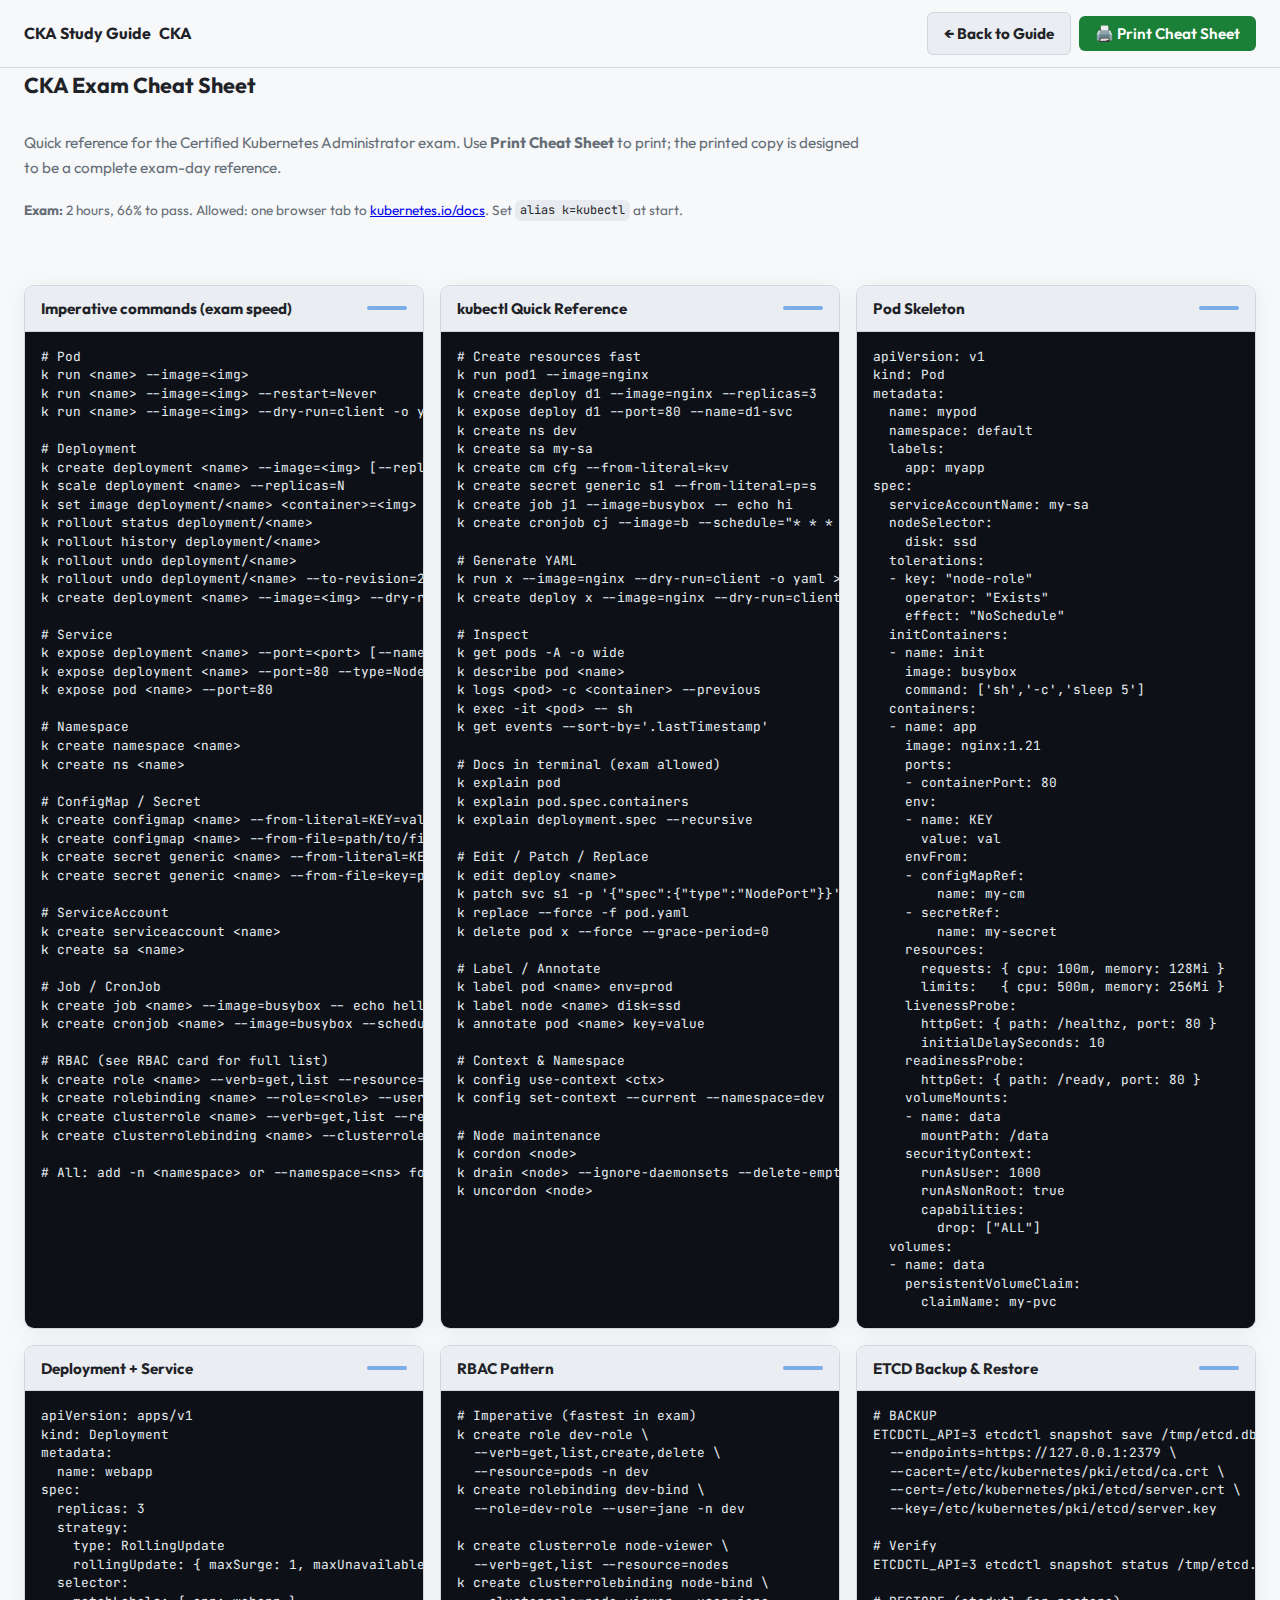
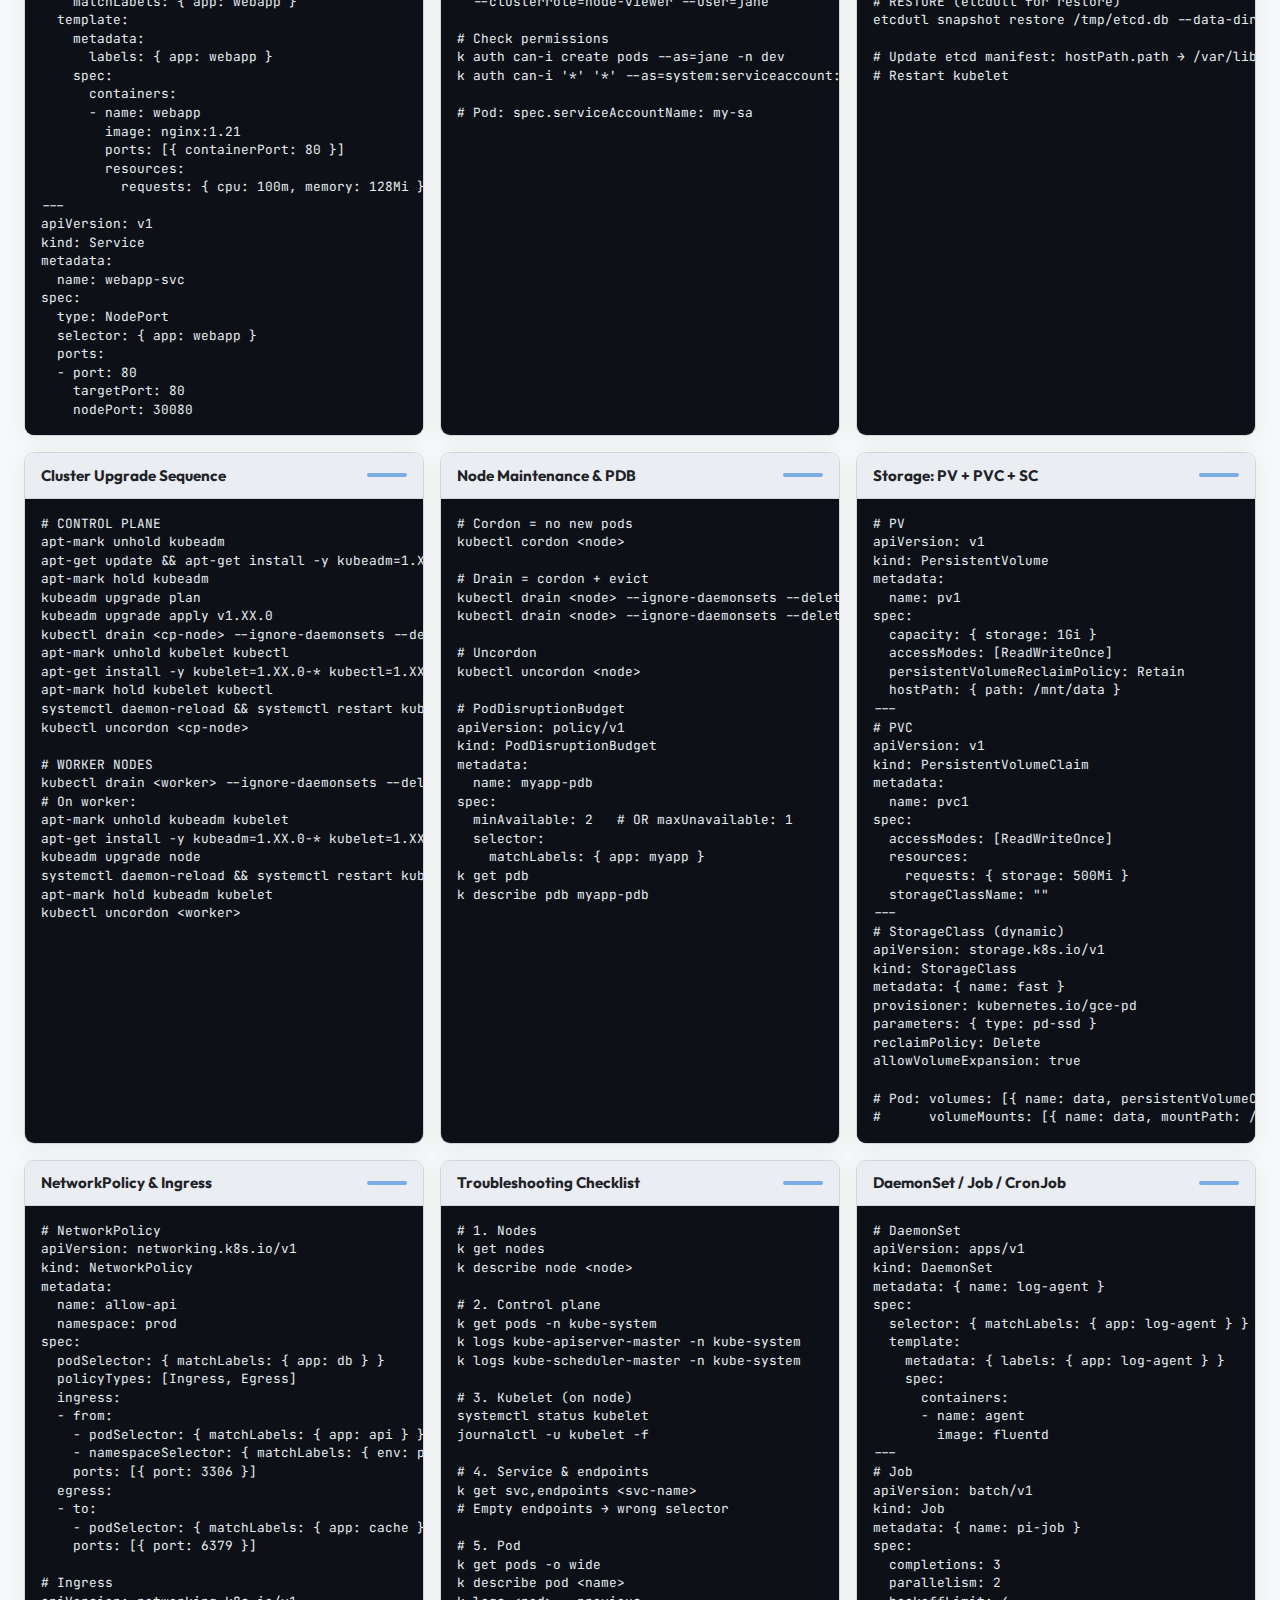
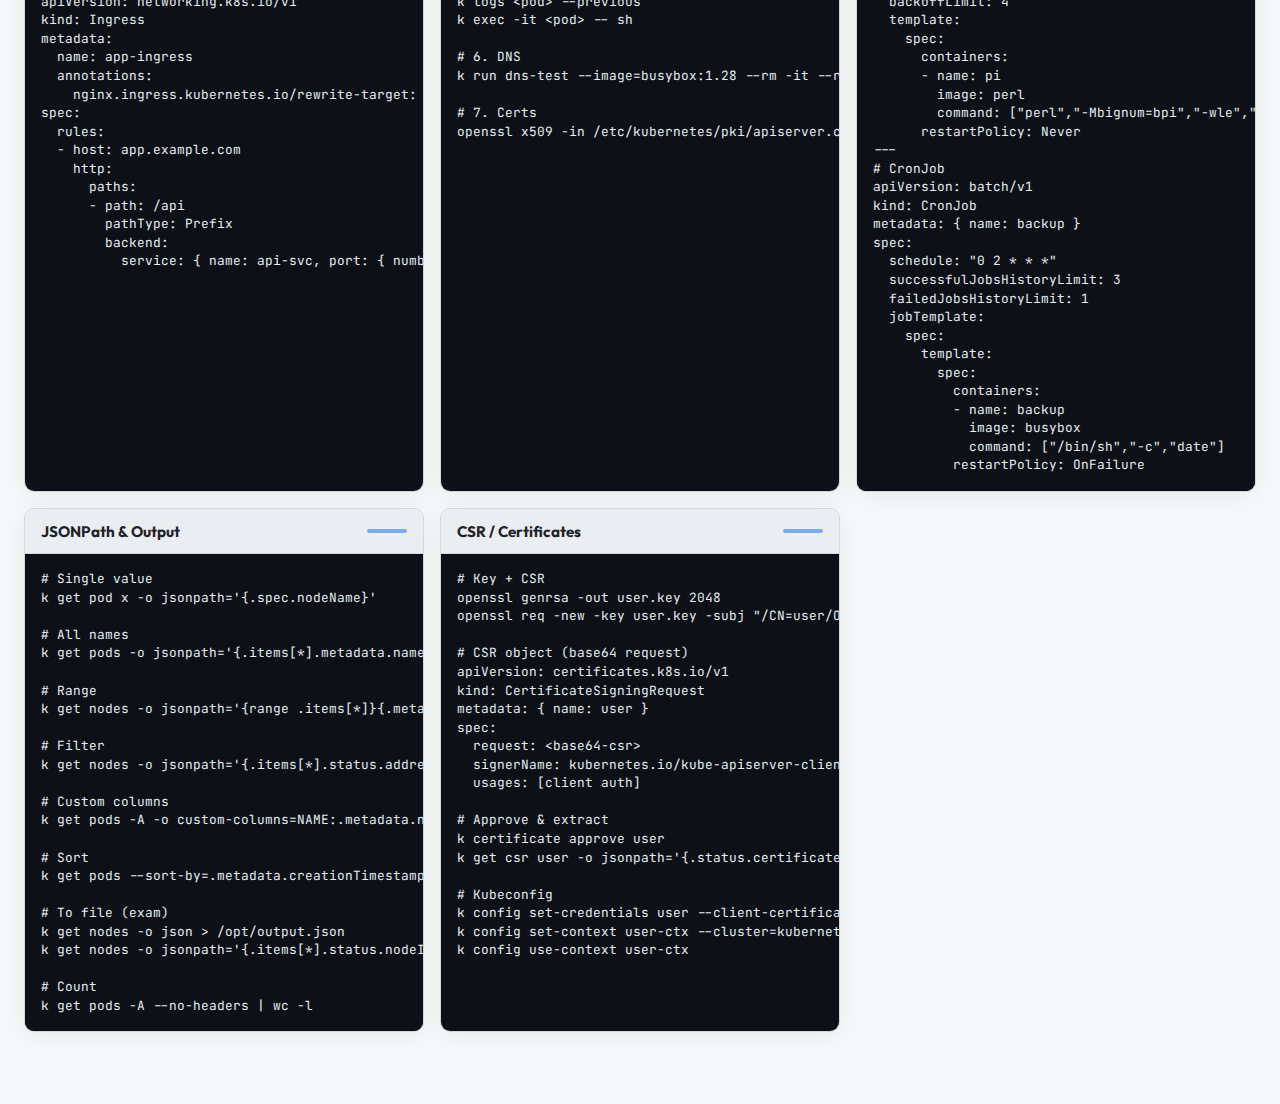
<file: cheat-sheet.html>
<!DOCTYPE html>
<html lang="en">
<head>
  <meta charset="UTF-8">
  <meta name="viewport" content="width=device-width, initial-scale=1.0">
  <title>CKA Exam Cheat Sheet | Print Reference for Certified Kubernetes Administrator</title>
  <meta name="description" content="Printable CKA cheat sheet: kubectl, Pod/Deploy/RBAC YAML, etcd backup, cluster upgrade, troubleshooting. One page reference for the exam.">
  <link rel="preconnect" href="https://fonts.googleapis.com">
  <link rel="preconnect" href="https://fonts.gstatic.com" crossorigin>
  <link href="https://fonts.googleapis.com/css2?family=JetBrains+Mono:wght@400;600&family=Outfit:wght@400;500;600;700&display=swap" rel="stylesheet">
  <link rel="stylesheet" href="style.css">
  <style>
    body.cheat-page { margin: 0; font-family: 'Outfit', sans-serif; background: var(--surface); color: var(--text); }
    .cheat-header { display: flex; align-items: center; justify-content: space-between; padding: 0.75rem 1.5rem; background: var(--surface); border-bottom: 1px solid var(--border); flex-wrap: wrap; gap: 0.75rem; }
    .cheat-header a { text-decoration: none; color: inherit; font-weight: 700; display: flex; align-items: center; gap: 0.5rem; }
    .cheat-actions { display: flex; align-items: center; gap: 0.5rem; }
    .cheat-btn { padding: 0.5rem 1rem; font-size: 0.95rem; font-weight: 600; border-radius: 6px; cursor: pointer; border: none; display: inline-flex; align-items: center; gap: 0.4rem; text-decoration: none; font-family: inherit; }
    .cheat-btn.primary { background: var(--accent); color: white; }
    .cheat-btn.primary:hover { filter: brightness(1.08); }
    .cheat-btn.secondary { background: var(--surface2); color: var(--text); border: 1px solid var(--border); }
    .cheat-btn.secondary:hover { background: var(--border); }
    .cheat-intro { padding: 1rem 1.5rem 0.5rem; font-size: 0.95rem; color: var(--text-muted); max-width: 900px; }
    .cheat-grid { display: grid; grid-template-columns: repeat(auto-fit, minmax(340px, 1fr)); gap: 1rem; padding: 1rem 1.5rem 2rem; }
    .cheat-card { background: var(--bg); border: 1px solid var(--border); border-radius: 10px; overflow: hidden; break-inside: avoid; }
    .cheat-card-header { padding: 0.6rem 1rem; background: var(--surface2); border-bottom: 1px solid var(--border); font-weight: 700; font-size: 0.95rem; }
    .cheat-card-body { padding: 0; }
    .cheat-card-body pre { margin: 0; padding: 1rem; background: #0d1117; color: #e6edf3; font-size: 0.8rem; line-height: 1.45; overflow-x: auto; font-family: 'JetBrains Mono', monospace; }
    .cheat-card-body code { font-family: 'JetBrains Mono', monospace; }
    @media print {
      body.cheat-page { background: #fff; }
      .no-print { display: none !important; }
      .cheat-intro { color: #333; padding: 0.5rem 0; }
      .cheat-grid { padding: 0; gap: 0.75rem; grid-template-columns: 1fr; }
      .cheat-card { break-inside: avoid; box-shadow: none; border: 1px solid #ccc; }
      .cheat-card-header { background: #f0f0f0; color: #111; }
      .cheat-card-body pre { background: #f8f8f8; color: #222; font-size: 0.7rem; padding: 0.6rem; border: 1px solid #eee; }
      @page { margin: 1cm; }
      .print-only { display: block !important; font-weight: 700; font-size: 0.95rem; }
      .cheat-page-title { font-size: 1.2rem; margin: 0 0 0.5rem; }
    }
    .cheat-page-title { font-size: 1.35rem; font-weight: 700; margin: 0; padding: 0 1.5rem; }
  </style>
</head>
<body class="cheat-page">
  <header class="cheat-header no-print">
    <a href="index.html"><span>CKA Study Guide</span><span class="badge">CKA</span></a>
    <div class="cheat-actions">
      <a href="index.html#section-17" class="cheat-btn secondary">← Back to Guide</a>
      <button type="button" class="cheat-btn primary" id="print-btn" title="Print this cheat sheet">🖨️ Print Cheat Sheet</button>
    </div>
  </header>

  <h1 class="cheat-page-title no-print">CKA Exam Cheat Sheet</h1>
  <p class="cheat-intro no-print">Quick reference for the Certified Kubernetes Administrator exam. Use <strong>Print Cheat Sheet</strong> to print; the printed copy is designed to be a complete exam-day reference.</p>
  <p class="cheat-intro print-only" style="display: none;">CKA Exam Cheat Sheet — Certified Kubernetes Administrator. 2h exam, 66% pass. Allowed: kubernetes.io/docs. alias k=kubectl</p>
  <p class="cheat-intro" style="padding: 0 1.5rem 0.5rem; font-size: 0.85rem; color: var(--text-muted);">
    <strong>Exam:</strong> 2 hours, 66% to pass. Allowed: one browser tab to <a href="https://kubernetes.io/docs/" target="_blank" rel="noopener">kubernetes.io/docs</a>. Set <code>alias k=kubectl</code> at start.
  </p>

  <div class="cheat-grid">
    <div class="cheat-card">
      <div class="cheat-card-header">Imperative commands (exam speed)</div>
      <div class="cheat-card-body">
        <pre><code># Pod
k run &lt;name&gt; --image=&lt;img&gt;
k run &lt;name&gt; --image=&lt;img&gt; --restart=Never
k run &lt;name&gt; --image=&lt;img&gt; --dry-run=client -o yaml > pod.yaml

# Deployment
k create deployment &lt;name&gt; --image=&lt;img&gt; [--replicas=N]
k scale deployment &lt;name&gt; --replicas=N
k set image deployment/&lt;name&gt; &lt;container&gt;=&lt;img&gt;
k rollout status deployment/&lt;name&gt;
k rollout history deployment/&lt;name&gt;
k rollout undo deployment/&lt;name&gt;
k rollout undo deployment/&lt;name&gt; --to-revision=2
k create deployment &lt;name&gt; --image=&lt;img&gt; --dry-run=client -o yaml

# Service
k expose deployment &lt;name&gt; --port=&lt;port&gt; [--name=&lt;svc-name&gt;]
k expose deployment &lt;name&gt; --port=80 --type=NodePort [--node-port=30080]
k expose pod &lt;name&gt; --port=80

# Namespace
k create namespace &lt;name&gt;
k create ns &lt;name&gt;

# ConfigMap / Secret
k create configmap &lt;name&gt; --from-literal=KEY=val [KEY2=val2]
k create configmap &lt;name&gt; --from-file=path/to/file
k create secret generic &lt;name&gt; --from-literal=KEY=val
k create secret generic &lt;name&gt; --from-file=key=path

# ServiceAccount
k create serviceaccount &lt;name&gt;
k create sa &lt;name&gt;

# Job / CronJob
k create job &lt;name&gt; --image=busybox -- echo hello
k create cronjob &lt;name&gt; --image=busybox --schedule="0 * * * *" -- echo hi

# RBAC (see RBAC card for full list)
k create role &lt;name&gt; --verb=get,list --resource=pods -n &lt;ns&gt;
k create rolebinding &lt;name&gt; --role=&lt;role&gt; --user=&lt;user&gt; -n &lt;ns&gt;
k create clusterrole &lt;name&gt; --verb=get,list --resource=nodes
k create clusterrolebinding &lt;name&gt; --clusterrole=&lt;name&gt; --user=&lt;user&gt;

# All: add -n &lt;namespace&gt; or --namespace=&lt;ns&gt; for ns</code></pre>
      </div>
    </div>

    <div class="cheat-card">
      <div class="cheat-card-header">kubectl Quick Reference</div>
      <div class="cheat-card-body">
        <pre><code># Create resources fast
k run pod1 --image=nginx
k create deploy d1 --image=nginx --replicas=3
k expose deploy d1 --port=80 --name=d1-svc
k create ns dev
k create sa my-sa
k create cm cfg --from-literal=k=v
k create secret generic s1 --from-literal=p=s
k create job j1 --image=busybox -- echo hi
k create cronjob cj --image=b --schedule="* * * * *" -- sh

# Generate YAML
k run x --image=nginx --dry-run=client -o yaml > x.yaml
k create deploy x --image=nginx --dry-run=client -o yaml

# Inspect
k get pods -A -o wide
k describe pod &lt;name&gt;
k logs &lt;pod&gt; -c &lt;container&gt; --previous
k exec -it &lt;pod&gt; -- sh
k get events --sort-by='.lastTimestamp'

# Docs in terminal (exam allowed)
k explain pod
k explain pod.spec.containers
k explain deployment.spec --recursive

# Edit / Patch / Replace
k edit deploy &lt;name&gt;
k patch svc s1 -p '{"spec":{"type":"NodePort"}}'
k replace --force -f pod.yaml
k delete pod x --force --grace-period=0

# Label / Annotate
k label pod &lt;name&gt; env=prod
k label node &lt;name&gt; disk=ssd
k annotate pod &lt;name&gt; key=value

# Context & Namespace
k config use-context &lt;ctx&gt;
k config set-context --current --namespace=dev

# Node maintenance
k cordon &lt;node&gt;
k drain &lt;node&gt; --ignore-daemonsets --delete-emptydir-data
k uncordon &lt;node&gt;</code></pre>
      </div>
    </div>

    <div class="cheat-card">
      <div class="cheat-card-header">Pod Skeleton</div>
      <div class="cheat-card-body">
        <pre><code>apiVersion: v1
kind: Pod
metadata:
  name: mypod
  namespace: default
  labels:
    app: myapp
spec:
  serviceAccountName: my-sa
  nodeSelector:
    disk: ssd
  tolerations:
  - key: "node-role"
    operator: "Exists"
    effect: "NoSchedule"
  initContainers:
  - name: init
    image: busybox
    command: ['sh','-c','sleep 5']
  containers:
  - name: app
    image: nginx:1.21
    ports:
    - containerPort: 80
    env:
    - name: KEY
      value: val
    envFrom:
    - configMapRef:
        name: my-cm
    - secretRef:
        name: my-secret
    resources:
      requests: { cpu: 100m, memory: 128Mi }
      limits:   { cpu: 500m, memory: 256Mi }
    livenessProbe:
      httpGet: { path: /healthz, port: 80 }
      initialDelaySeconds: 10
    readinessProbe:
      httpGet: { path: /ready, port: 80 }
    volumeMounts:
    - name: data
      mountPath: /data
    securityContext:
      runAsUser: 1000
      runAsNonRoot: true
      capabilities:
        drop: ["ALL"]
  volumes:
  - name: data
    persistentVolumeClaim:
      claimName: my-pvc</code></pre>
      </div>
    </div>

    <div class="cheat-card">
      <div class="cheat-card-header">Deployment + Service</div>
      <div class="cheat-card-body">
        <pre><code>apiVersion: apps/v1
kind: Deployment
metadata:
  name: webapp
spec:
  replicas: 3
  strategy:
    type: RollingUpdate
    rollingUpdate: { maxSurge: 1, maxUnavailable: 0 }
  selector:
    matchLabels: { app: webapp }
  template:
    metadata:
      labels: { app: webapp }
    spec:
      containers:
      - name: webapp
        image: nginx:1.21
        ports: [{ containerPort: 80 }]
        resources:
          requests: { cpu: 100m, memory: 128Mi }
---
apiVersion: v1
kind: Service
metadata:
  name: webapp-svc
spec:
  type: NodePort
  selector: { app: webapp }
  ports:
  - port: 80
    targetPort: 80
    nodePort: 30080</code></pre>
      </div>
    </div>

    <div class="cheat-card">
      <div class="cheat-card-header">RBAC Pattern</div>
      <div class="cheat-card-body">
        <pre><code># Imperative (fastest in exam)
k create role dev-role \
  --verb=get,list,create,delete \
  --resource=pods -n dev
k create rolebinding dev-bind \
  --role=dev-role --user=jane -n dev

k create clusterrole node-viewer \
  --verb=get,list --resource=nodes
k create clusterrolebinding node-bind \
  --clusterrole=node-viewer --user=jane

# Check permissions
k auth can-i create pods --as=jane -n dev
k auth can-i '*' '*' --as=system:serviceaccount:default:my-sa

# Pod: spec.serviceAccountName: my-sa</code></pre>
      </div>
    </div>

    <div class="cheat-card">
      <div class="cheat-card-header">ETCD Backup & Restore</div>
      <div class="cheat-card-body">
        <pre><code># BACKUP
ETCDCTL_API=3 etcdctl snapshot save /tmp/etcd.db \
  --endpoints=https://127.0.0.1:2379 \
  --cacert=/etc/kubernetes/pki/etcd/ca.crt \
  --cert=/etc/kubernetes/pki/etcd/server.crt \
  --key=/etc/kubernetes/pki/etcd/server.key

# Verify
ETCDCTL_API=3 etcdctl snapshot status /tmp/etcd.db

# RESTORE (etcdutl for restore)
etcdutl snapshot restore /tmp/etcd.db --data-dir=/var/lib/etcd-restored

# Update etcd manifest: hostPath.path → /var/lib/etcd-restored
# Restart kubelet</code></pre>
      </div>
    </div>

    <div class="cheat-card">
      <div class="cheat-card-header">Cluster Upgrade Sequence</div>
      <div class="cheat-card-body">
        <pre><code># CONTROL PLANE
apt-mark unhold kubeadm
apt-get update && apt-get install -y kubeadm=1.XX.0-*
apt-mark hold kubeadm
kubeadm upgrade plan
kubeadm upgrade apply v1.XX.0
kubectl drain &lt;cp-node&gt; --ignore-daemonsets --delete-emptydir-data
apt-mark unhold kubelet kubectl
apt-get install -y kubelet=1.XX.0-* kubectl=1.XX.0-*
apt-mark hold kubelet kubectl
systemctl daemon-reload && systemctl restart kubelet
kubectl uncordon &lt;cp-node&gt;

# WORKER NODES
kubectl drain &lt;worker&gt; --ignore-daemonsets --delete-emptydir-data
# On worker:
apt-mark unhold kubeadm kubelet
apt-get install -y kubeadm=1.XX.0-* kubelet=1.XX.0-*
kubeadm upgrade node
systemctl daemon-reload && systemctl restart kubelet
apt-mark hold kubeadm kubelet
kubectl uncordon &lt;worker&gt;</code></pre>
      </div>
    </div>

    <div class="cheat-card">
      <div class="cheat-card-header">Node Maintenance & PDB</div>
      <div class="cheat-card-body">
        <pre><code># Cordon = no new pods
kubectl cordon &lt;node&gt;

# Drain = cordon + evict
kubectl drain &lt;node&gt; --ignore-daemonsets --delete-emptydir-data
kubectl drain &lt;node&gt; --ignore-daemonsets --delete-emptydir-data --force

# Uncordon
kubectl uncordon &lt;node&gt;

# PodDisruptionBudget
apiVersion: policy/v1
kind: PodDisruptionBudget
metadata:
  name: myapp-pdb
spec:
  minAvailable: 2   # OR maxUnavailable: 1
  selector:
    matchLabels: { app: myapp }
k get pdb
k describe pdb myapp-pdb</code></pre>
      </div>
    </div>

    <div class="cheat-card">
      <div class="cheat-card-header">Storage: PV + PVC + SC</div>
      <div class="cheat-card-body">
        <pre><code># PV
apiVersion: v1
kind: PersistentVolume
metadata:
  name: pv1
spec:
  capacity: { storage: 1Gi }
  accessModes: [ReadWriteOnce]
  persistentVolumeReclaimPolicy: Retain
  hostPath: { path: /mnt/data }
---
# PVC
apiVersion: v1
kind: PersistentVolumeClaim
metadata:
  name: pvc1
spec:
  accessModes: [ReadWriteOnce]
  resources:
    requests: { storage: 500Mi }
  storageClassName: ""
---
# StorageClass (dynamic)
apiVersion: storage.k8s.io/v1
kind: StorageClass
metadata: { name: fast }
provisioner: kubernetes.io/gce-pd
parameters: { type: pd-ssd }
reclaimPolicy: Delete
allowVolumeExpansion: true

# Pod: volumes: [{ name: data, persistentVolumeClaim: { claimName: pvc1 } }]
#      volumeMounts: [{ name: data, mountPath: /data }]</code></pre>
      </div>
    </div>

    <div class="cheat-card">
      <div class="cheat-card-header">NetworkPolicy & Ingress</div>
      <div class="cheat-card-body">
        <pre><code># NetworkPolicy
apiVersion: networking.k8s.io/v1
kind: NetworkPolicy
metadata:
  name: allow-api
  namespace: prod
spec:
  podSelector: { matchLabels: { app: db } }
  policyTypes: [Ingress, Egress]
  ingress:
  - from:
    - podSelector: { matchLabels: { app: api } }
    - namespaceSelector: { matchLabels: { env: prod } }
    ports: [{ port: 3306 }]
  egress:
  - to:
    - podSelector: { matchLabels: { app: cache } }
    ports: [{ port: 6379 }]

# Ingress
apiVersion: networking.k8s.io/v1
kind: Ingress
metadata:
  name: app-ingress
  annotations:
    nginx.ingress.kubernetes.io/rewrite-target: /
spec:
  rules:
  - host: app.example.com
    http:
      paths:
      - path: /api
        pathType: Prefix
        backend:
          service: { name: api-svc, port: { number: 80 } }</code></pre>
      </div>
    </div>

    <div class="cheat-card">
      <div class="cheat-card-header">Troubleshooting Checklist</div>
      <div class="cheat-card-body">
        <pre><code># 1. Nodes
k get nodes
k describe node &lt;node&gt;

# 2. Control plane
k get pods -n kube-system
k logs kube-apiserver-master -n kube-system
k logs kube-scheduler-master -n kube-system

# 3. Kubelet (on node)
systemctl status kubelet
journalctl -u kubelet -f

# 4. Service & endpoints
k get svc,endpoints &lt;svc-name&gt;
# Empty endpoints → wrong selector

# 5. Pod
k get pods -o wide
k describe pod &lt;name&gt;
k logs &lt;pod&gt; --previous
k exec -it &lt;pod&gt; -- sh

# 6. DNS
k run dns-test --image=busybox:1.28 --rm -it --restart=Never -- nslookup kubernetes

# 7. Certs
openssl x509 -in /etc/kubernetes/pki/apiserver.crt -text -noout | grep -A2 Validity</code></pre>
      </div>
    </div>

    <div class="cheat-card">
      <div class="cheat-card-header">DaemonSet / Job / CronJob</div>
      <div class="cheat-card-body">
        <pre><code># DaemonSet
apiVersion: apps/v1
kind: DaemonSet
metadata: { name: log-agent }
spec:
  selector: { matchLabels: { app: log-agent } }
  template:
    metadata: { labels: { app: log-agent } }
    spec:
      containers:
      - name: agent
        image: fluentd
---
# Job
apiVersion: batch/v1
kind: Job
metadata: { name: pi-job }
spec:
  completions: 3
  parallelism: 2
  backoffLimit: 4
  template:
    spec:
      containers:
      - name: pi
        image: perl
        command: ["perl","-Mbignum=bpi","-wle","print bpi(2000)"]
      restartPolicy: Never
---
# CronJob
apiVersion: batch/v1
kind: CronJob
metadata: { name: backup }
spec:
  schedule: "0 2 * * *"
  successfulJobsHistoryLimit: 3
  failedJobsHistoryLimit: 1
  jobTemplate:
    spec:
      template:
        spec:
          containers:
          - name: backup
            image: busybox
            command: ["/bin/sh","-c","date"]
          restartPolicy: OnFailure</code></pre>
      </div>
    </div>

    <div class="cheat-card">
      <div class="cheat-card-header">JSONPath & Output</div>
      <div class="cheat-card-body">
        <pre><code># Single value
k get pod x -o jsonpath='{.spec.nodeName}'

# All names
k get pods -o jsonpath='{.items[*].metadata.name}'

# Range
k get nodes -o jsonpath='{range .items[*]}{.metadata.name}{"\t"}{.status.capacity.cpu}{"\n"}{end}'

# Filter
k get nodes -o jsonpath='{.items[*].status.addresses[?(@.type=="InternalIP")].address}'

# Custom columns
k get pods -A -o custom-columns=NAME:.metadata.name,NODE:.spec.nodeName,IMAGE:.spec.containers[0].image

# Sort
k get pods --sort-by=.metadata.creationTimestamp

# To file (exam)
k get nodes -o json > /opt/output.json
k get nodes -o jsonpath='{.items[*].status.nodeInfo.osImage}' > /opt/os.txt

# Count
k get pods -A --no-headers | wc -l</code></pre>
      </div>
    </div>

    <div class="cheat-card">
      <div class="cheat-card-header">CSR / Certificates</div>
      <div class="cheat-card-body">
        <pre><code># Key + CSR
openssl genrsa -out user.key 2048
openssl req -new -key user.key -subj "/CN=user/O=group" -out user.csr

# CSR object (base64 request)
apiVersion: certificates.k8s.io/v1
kind: CertificateSigningRequest
metadata: { name: user }
spec:
  request: &lt;base64-csr&gt;
  signerName: kubernetes.io/kube-apiserver-client
  usages: [client auth]

# Approve & extract
k certificate approve user
k get csr user -o jsonpath='{.status.certificate}' | base64 -d > user.crt

# Kubeconfig
k config set-credentials user --client-certificate=user.crt --client-key=user.key
k config set-context user-ctx --cluster=kubernetes --user=user
k config use-context user-ctx</code></pre>
      </div>
    </div>
  </div>

  <script>
    document.getElementById('print-btn').addEventListener('click', function () {
      window.print();
    });
  </script>
</body>
</html>
</file>
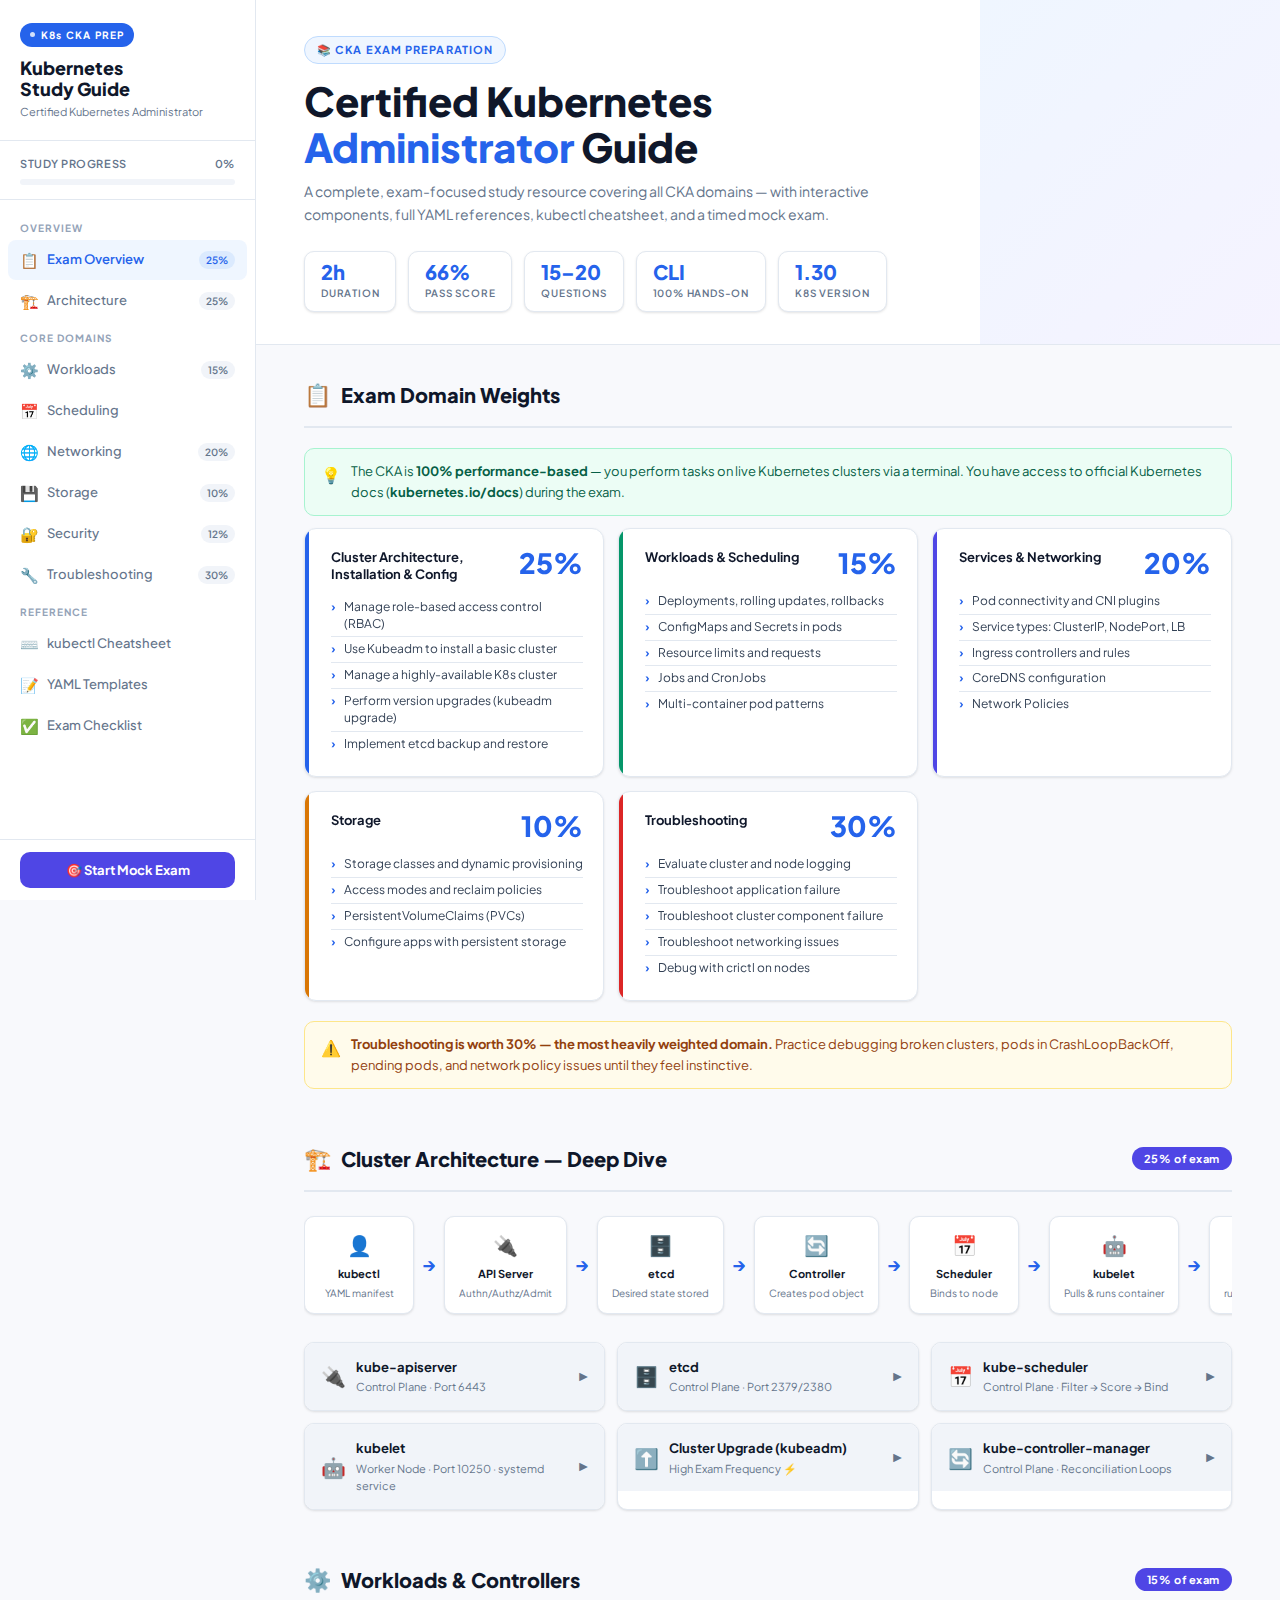
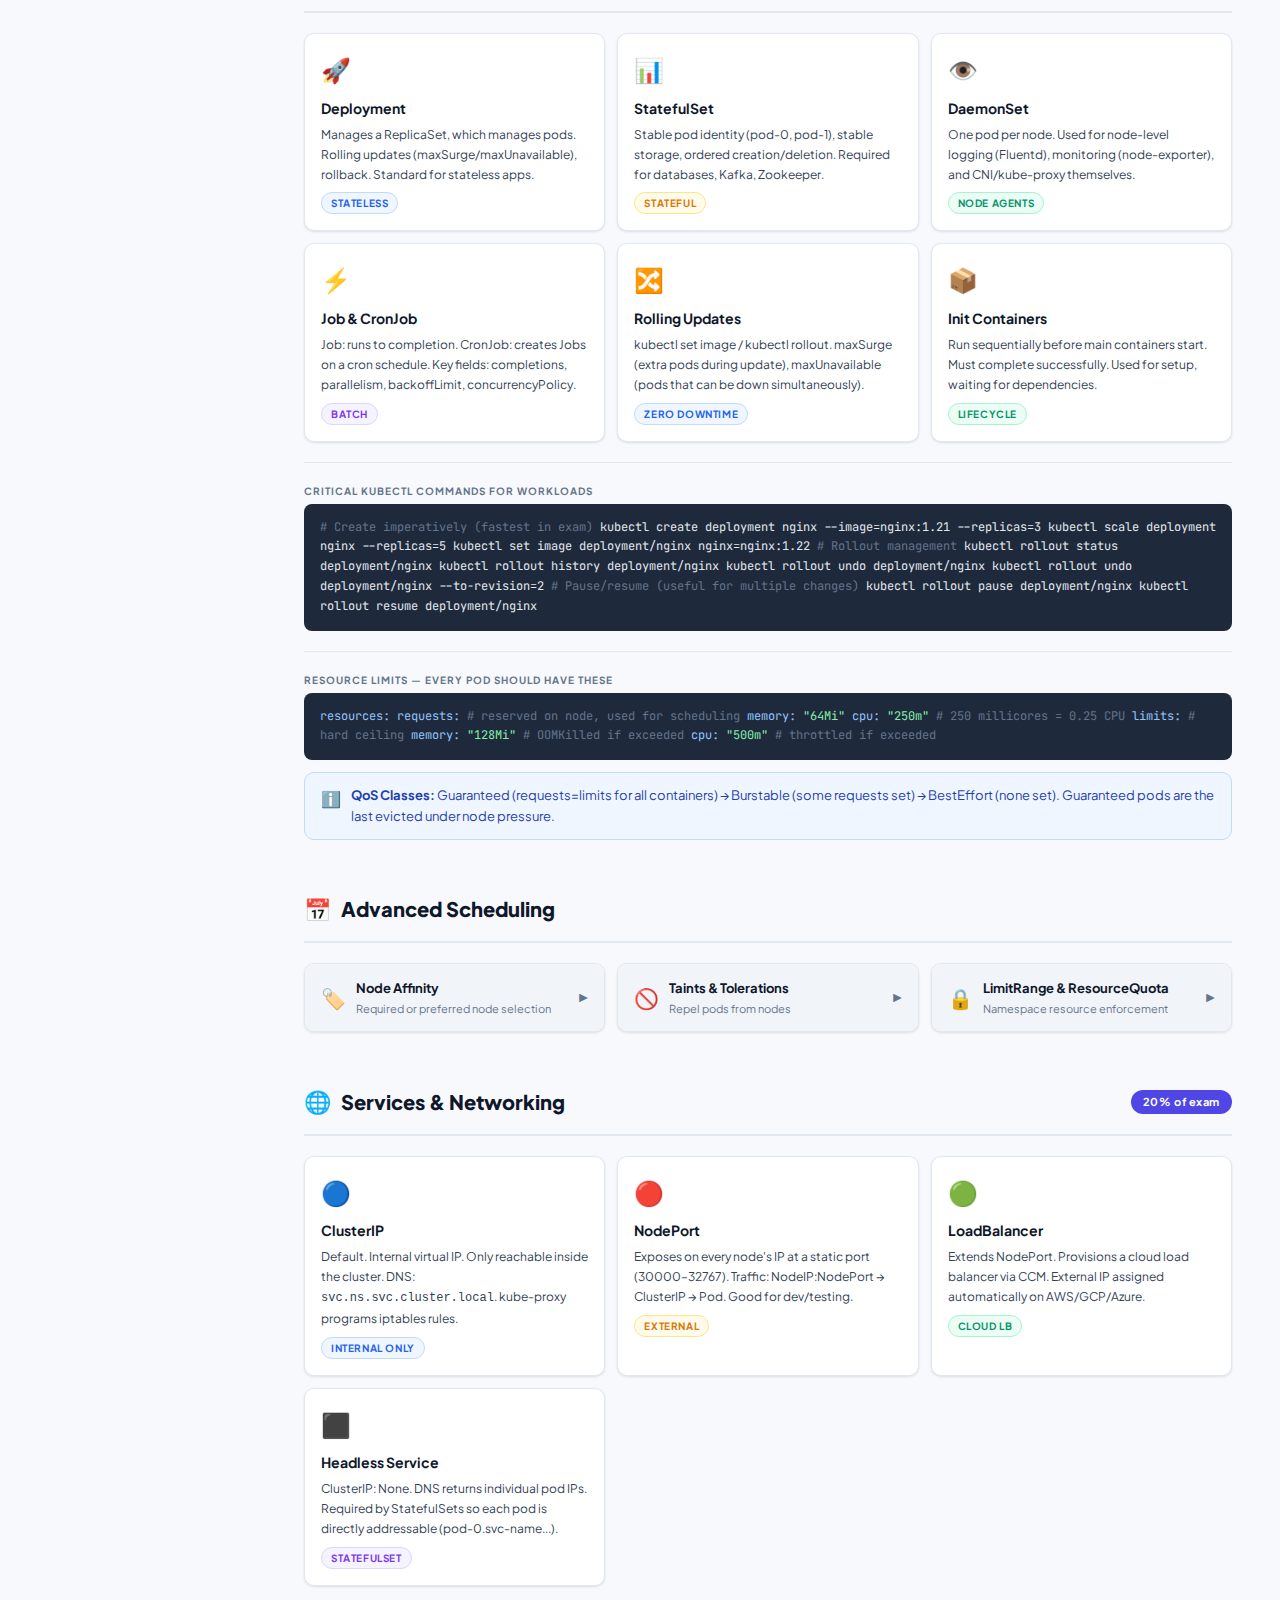
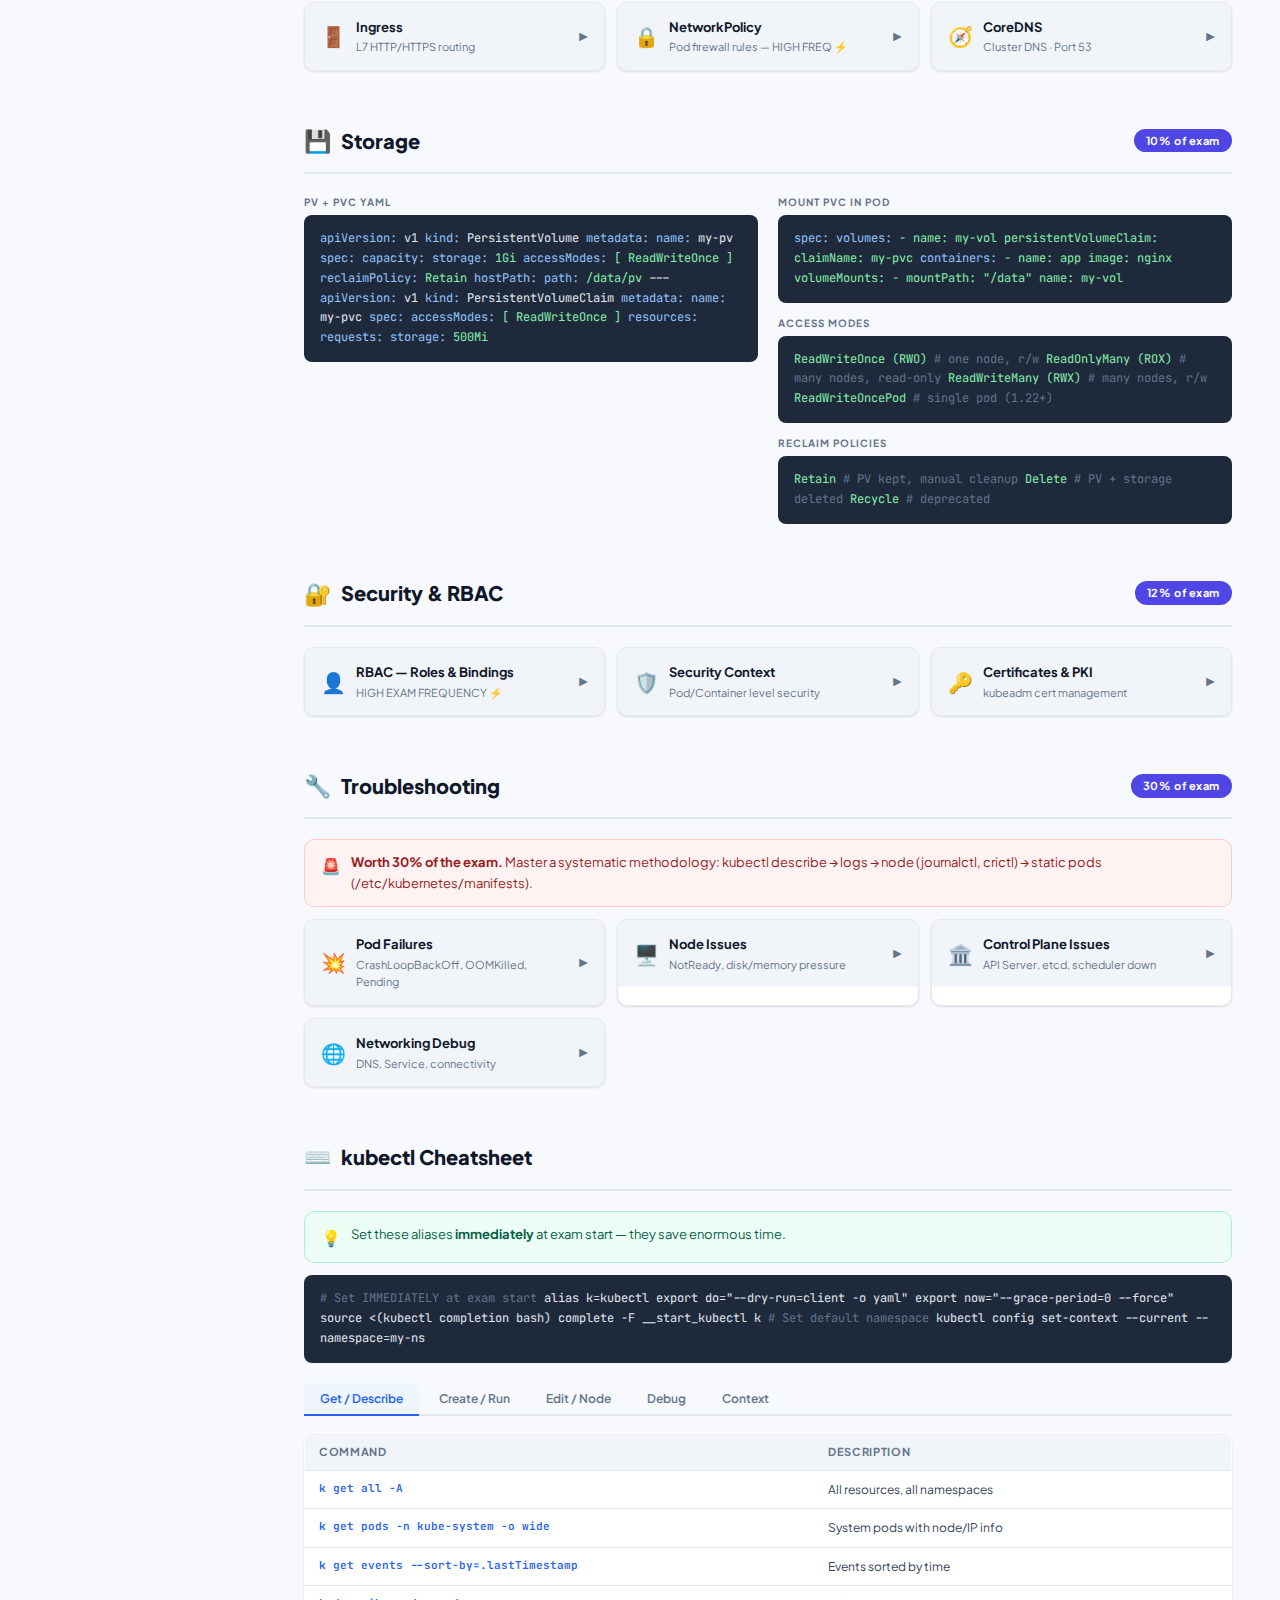
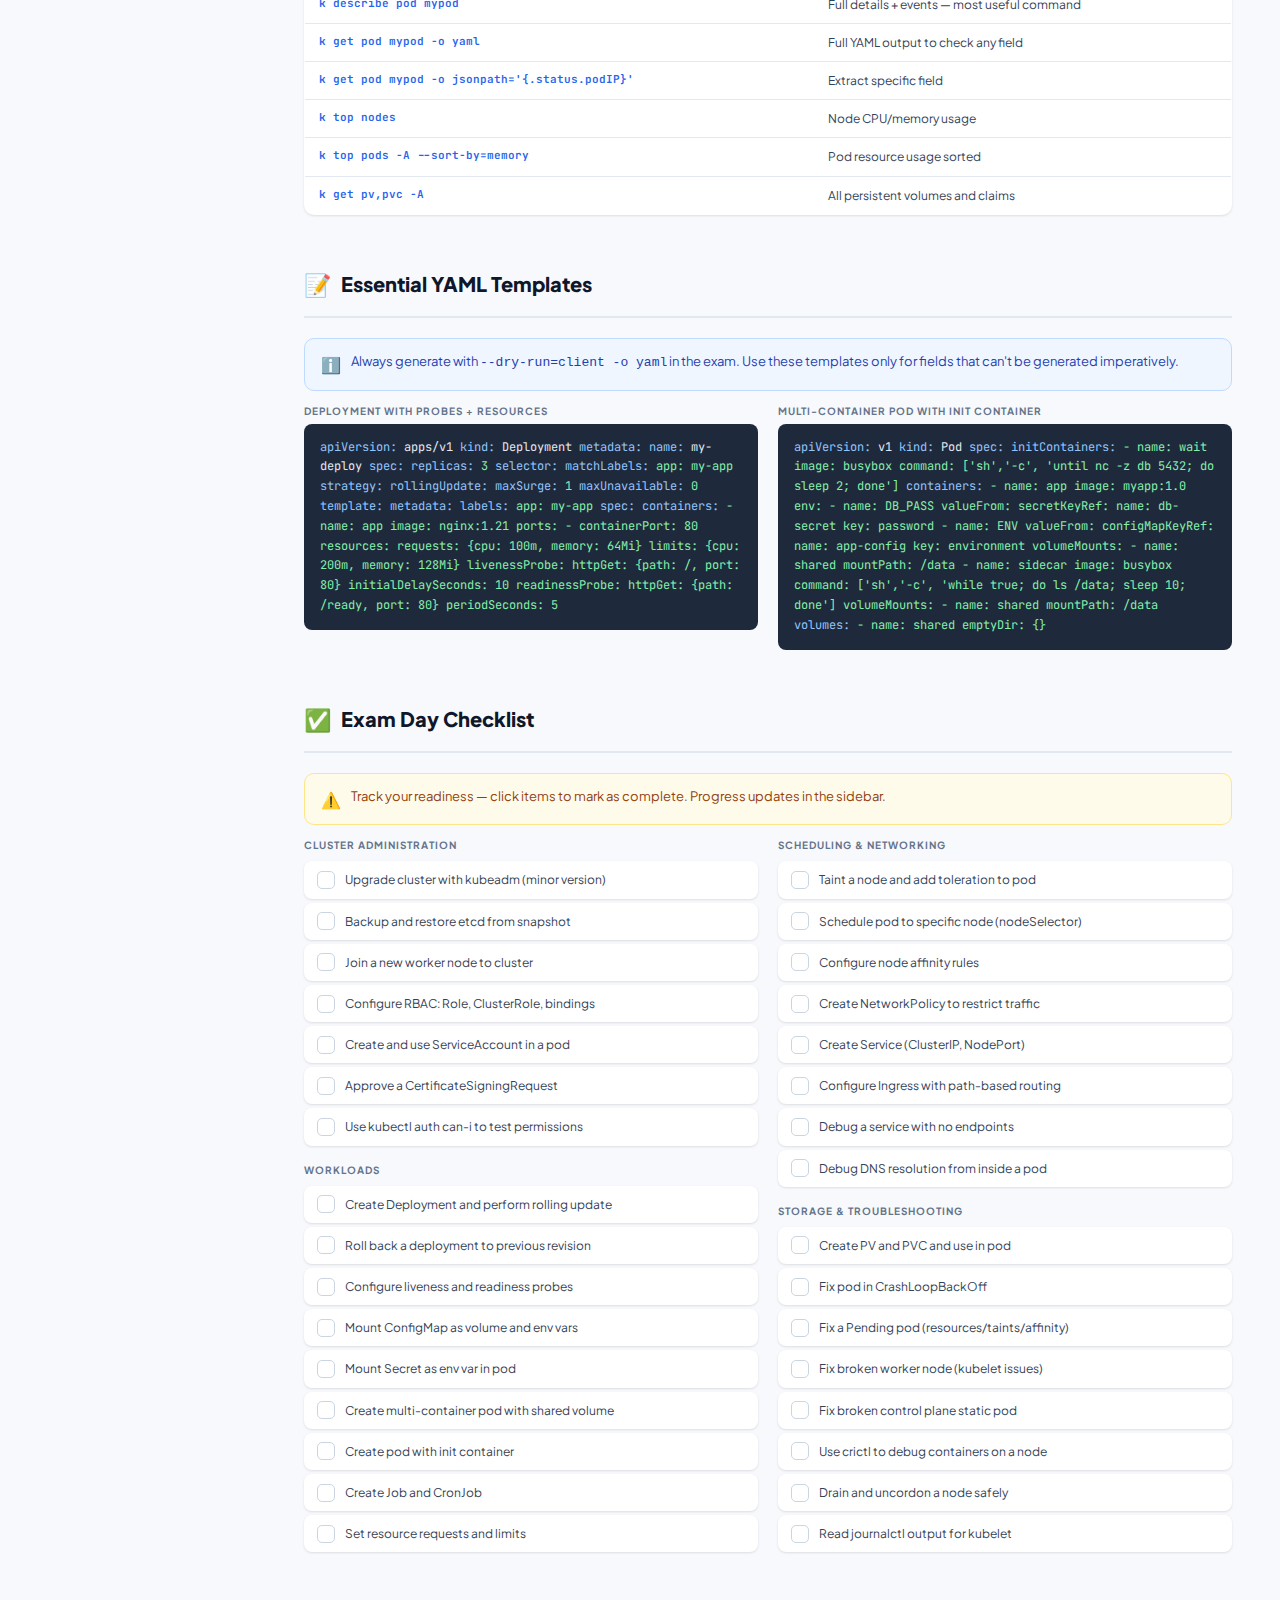
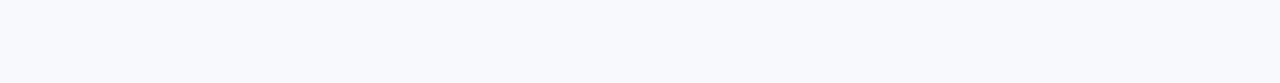
<file: ck1.html>
<!DOCTYPE html>
<html lang="en">
<head>
<meta charset="UTF-8">
<meta name="viewport" content="width=device-width, initial-scale=1.0">
<title>CKA Exam Prep — Complete Study Guide</title>
<link href="https://fonts.googleapis.com/css2?family=Plus+Jakarta+Sans:wght@400;500;600;700;800&family=JetBrains+Mono:wght@400;600&display=swap" rel="stylesheet">
<style>
:root {
  --bg: #f8f9fc;
  --white: #ffffff;
  --surface: #f1f4f9;
  --border: #e2e8f0;
  --border2: #cbd5e1;
  --text: #0f172a;
  --text2: #334155;
  --muted: #64748b;
  --muted2: #94a3b8;
  --blue: #2563eb;
  --blue-light: #eff6ff;
  --blue-border: #bfdbfe;
  --green: #059669;
  --green-light: #ecfdf5;
  --green-border: #a7f3d0;
  --yellow: #d97706;
  --yellow-light: #fffbeb;
  --yellow-border: #fde68a;
  --red: #dc2626;
  --red-light: #fef2f2;
  --red-border: #fecaca;
  --purple: #7c3aed;
  --purple-light: #f5f3ff;
  --purple-border: #ddd6fe;
  --indigo: #4f46e5;
  --shadow-sm: 0 1px 3px rgba(0,0,0,0.08), 0 1px 2px rgba(0,0,0,0.04);
  --shadow: 0 4px 12px rgba(0,0,0,0.08), 0 2px 4px rgba(0,0,0,0.04);
  --shadow-lg: 0 10px 30px rgba(0,0,0,0.1), 0 4px 8px rgba(0,0,0,0.05);
}

* { margin:0; padding:0; box-sizing:border-box; }
html { scroll-behavior: smooth; }

body {
  background: var(--bg);
  color: var(--text);
  font-family: 'Plus Jakarta Sans', sans-serif;
  font-size: 14px;
  line-height: 1.6;
}

/* ===== LAYOUT ===== */
.layout { display: flex; min-height: 100vh; }

/* ===== SIDEBAR ===== */
.sidebar {
  width: 256px;
  flex-shrink: 0;
  background: var(--white);
  border-right: 1px solid var(--border);
  position: sticky;
  top: 0;
  height: 100vh;
  overflow-y: auto;
  display: flex;
  flex-direction: column;
}

.sidebar-top {
  padding: 20px;
  border-bottom: 1px solid var(--border);
}

.logo-chip {
  display: inline-flex;
  align-items: center;
  gap: 6px;
  background: var(--blue);
  color: #fff;
  font-size: 10px;
  font-weight: 700;
  letter-spacing: 0.12em;
  padding: 4px 10px;
  border-radius: 20px;
  margin-bottom: 10px;
}

.logo-dot {
  width: 5px; height: 5px;
  background: rgba(255,255,255,0.8);
  border-radius: 50%;
  animation: pulse 1.8s infinite;
}

@keyframes pulse { 0%,100%{opacity:1} 50%{opacity:0.3} }

.sidebar-title {
  font-size: 18px;
  font-weight: 800;
  color: var(--text);
  line-height: 1.2;
}

.sidebar-sub {
  font-size: 11px;
  color: var(--muted);
  margin-top: 3px;
}

.progress-area {
  padding: 14px 20px;
  border-bottom: 1px solid var(--border);
}

.progress-top {
  display: flex;
  justify-content: space-between;
  font-size: 11px;
  color: var(--muted);
  font-weight: 600;
  margin-bottom: 6px;
  letter-spacing: 0.05em;
}

.prog-bar {
  height: 6px;
  background: var(--surface);
  border-radius: 10px;
  overflow: hidden;
}

.prog-fill {
  height: 100%;
  background: linear-gradient(90deg, var(--blue), var(--indigo));
  border-radius: 10px;
  transition: width 0.5s ease;
}

nav { padding: 12px 8px; flex: 1; }

.nav-group-label {
  font-size: 10px;
  font-weight: 700;
  letter-spacing: 0.1em;
  color: var(--muted2);
  text-transform: uppercase;
  padding: 8px 12px 4px;
}

.nav-item {
  display: flex;
  align-items: center;
  gap: 8px;
  padding: 8px 12px;
  border-radius: 8px;
  color: var(--muted);
  font-size: 13px;
  font-weight: 500;
  text-decoration: none;
  transition: all 0.15s;
  margin-bottom: 1px;
  cursor: pointer;
}

.nav-item:hover { background: var(--surface); color: var(--text2); }
.nav-item.active { background: var(--blue-light); color: var(--blue); font-weight: 600; }

.nav-icon { font-size: 15px; }
.nav-badge {
  margin-left: auto;
  font-size: 10px;
  background: var(--surface);
  color: var(--muted);
  padding: 1px 7px;
  border-radius: 10px;
  font-weight: 600;
}

.nav-item.active .nav-badge { background: #dbeafe; color: var(--blue); }

.sidebar-bottom {
  padding: 12px 20px;
  border-top: 1px solid var(--border);
}

.mock-btn {
  width: 100%;
  padding: 10px;
  background: var(--indigo);
  color: #fff;
  border: none;
  border-radius: 10px;
  font-family: 'Plus Jakarta Sans', sans-serif;
  font-size: 13px;
  font-weight: 700;
  cursor: pointer;
  transition: all 0.2s;
  display: flex;
  align-items: center;
  justify-content: center;
  gap: 8px;
}

.mock-btn:hover { background: #4338ca; transform: translateY(-1px); box-shadow: var(--shadow); }

/* ===== MAIN ===== */
.main { flex: 1; overflow-x: hidden; }

/* ===== PAGE HEADER ===== */
.page-header {
  background: var(--white);
  border-bottom: 1px solid var(--border);
  padding: 36px 48px 32px;
  position: relative;
  overflow: hidden;
}

.page-header::before {
  content: '';
  position: absolute;
  right: 0; top: 0; bottom: 0;
  width: 300px;
  background: linear-gradient(135deg, #eff6ff 0%, #f5f3ff 100%);
}

.page-header > * { position: relative; z-index: 1; }

.header-tag {
  display: inline-flex;
  align-items: center;
  gap: 6px;
  font-size: 11px;
  font-weight: 700;
  letter-spacing: 0.1em;
  color: var(--blue);
  text-transform: uppercase;
  background: var(--blue-light);
  border: 1px solid var(--blue-border);
  padding: 4px 12px;
  border-radius: 20px;
  margin-bottom: 14px;
}

.page-title {
  font-size: clamp(26px,3.5vw,40px);
  font-weight: 800;
  color: var(--text);
  line-height: 1.15;
  margin-bottom: 10px;
}

.page-title .accent { color: var(--blue); }

.page-desc {
  font-size: 14px;
  color: var(--muted);
  max-width: 580px;
  line-height: 1.7;
  margin-bottom: 24px;
}

.stats-row {
  display: flex;
  gap: 12px;
  flex-wrap: wrap;
}

.stat-chip {
  background: var(--white);
  border: 1px solid var(--border);
  border-radius: 10px;
  padding: 10px 16px;
  display: flex;
  flex-direction: column;
  box-shadow: var(--shadow-sm);
  min-width: 90px;
}

.stat-val {
  font-size: 20px;
  font-weight: 800;
  color: var(--blue);
  line-height: 1;
}

.stat-label {
  font-size: 10px;
  font-weight: 600;
  color: var(--muted);
  text-transform: uppercase;
  letter-spacing: 0.08em;
  margin-top: 3px;
}

/* ===== CONTENT ===== */
.content { padding: 32px 48px 80px; }

.section { margin-bottom: 52px; }

.section-hd {
  display: flex;
  align-items: center;
  gap: 10px;
  margin-bottom: 20px;
  padding-bottom: 14px;
  border-bottom: 2px solid var(--border);
}

.section-icon { font-size: 22px; }

.section-title {
  font-size: 20px;
  font-weight: 800;
  color: var(--text);
}

.section-weight {
  margin-left: auto;
  font-size: 11px;
  font-weight: 700;
  background: var(--indigo);
  color: #fff;
  padding: 3px 12px;
  border-radius: 20px;
  letter-spacing: 0.05em;
}

/* ===== ALERTS ===== */
.alert {
  border-radius: 10px;
  padding: 12px 16px;
  display: flex;
  gap: 10px;
  font-size: 13px;
  line-height: 1.6;
  margin: 12px 0;
}

.alert-icon { flex-shrink: 0; font-size: 16px; margin-top: 1px; }

.alert-tip { background: var(--green-light); border: 1px solid var(--green-border); color: #065f46; }
.alert-warn { background: var(--yellow-light); border: 1px solid var(--yellow-border); color: #92400e; }
.alert-danger { background: var(--red-light); border: 1px solid var(--red-border); color: #991b1b; }
.alert-info { background: var(--blue-light); border: 1px solid var(--blue-border); color: #1e40af; }

/* ===== DOMAIN CARDS ===== */
.domain-grid {
  display: grid;
  grid-template-columns: repeat(auto-fit, minmax(280px, 1fr));
  gap: 14px;
  margin-bottom: 20px;
}

.domain-card {
  background: var(--white);
  border: 1px solid var(--border);
  border-radius: 12px;
  padding: 20px;
  box-shadow: var(--shadow-sm);
  transition: all 0.2s;
  position: relative;
  overflow: hidden;
}

.domain-card::after {
  content: '';
  position: absolute;
  top: 0; left: 0;
  width: 4px; height: 100%;
  border-radius: 12px 0 0 12px;
}

.domain-card.c1::after { background: var(--blue); }
.domain-card.c2::after { background: var(--green); }
.domain-card.c3::after { background: var(--indigo); }
.domain-card.c4::after { background: var(--yellow); }
.domain-card.c5::after { background: var(--red); }

.domain-card:hover { transform: translateY(-2px); box-shadow: var(--shadow); }

.dc-top {
  display: flex;
  justify-content: space-between;
  align-items: flex-start;
  margin-bottom: 12px;
  padding-left: 6px;
}

.dc-name {
  font-size: 13px;
  font-weight: 700;
  color: var(--text);
  line-height: 1.3;
}

.dc-pct {
  font-size: 28px;
  font-weight: 800;
  color: var(--blue);
  line-height: 1;
  flex-shrink: 0;
}

.dc-items {
  list-style: none;
  padding-left: 6px;
}

.dc-items li {
  font-size: 12px;
  color: var(--text2);
  padding: 4px 0;
  display: flex;
  gap: 8px;
  border-bottom: 1px solid var(--border);
  line-height: 1.4;
}

.dc-items li:last-child { border-bottom: none; }

.dc-items li::before {
  content: '›';
  color: var(--blue);
  font-weight: 700;
  flex-shrink: 0;
}

/* ===== COMPONENT CARDS ===== */
.comp-grid {
  display: grid;
  grid-template-columns: repeat(auto-fit, minmax(290px, 1fr));
  gap: 12px;
}

.comp-card {
  background: var(--white);
  border: 1px solid var(--border);
  border-radius: 10px;
  overflow: hidden;
  box-shadow: var(--shadow-sm);
  cursor: pointer;
  transition: all 0.2s;
}

.comp-card:hover { box-shadow: var(--shadow); transform: translateY(-1px); }
.comp-card.open { border-color: var(--blue-border); box-shadow: 0 0 0 3px #dbeafe; }

.comp-head {
  display: flex;
  align-items: center;
  gap: 10px;
  padding: 14px 16px;
  background: var(--surface);
}

.comp-card.open .comp-head { background: var(--blue-light); }

.comp-emoji { font-size: 20px; }
.comp-info { flex: 1; min-width: 0; }
.comp-name { font-size: 13px; font-weight: 700; color: var(--text); }
.comp-type { font-size: 11px; color: var(--muted); margin-top: 1px; }
.comp-toggle { font-size: 11px; color: var(--muted); transition: transform 0.2s; flex-shrink: 0; }
.comp-card.open .comp-toggle { transform: rotate(90deg); }

.comp-body { display: none; padding: 16px; border-top: 1px solid var(--border); }
.comp-card.open .comp-body { display: block; }

.comp-desc { font-size: 12px; color: var(--text2); line-height: 1.7; margin-bottom: 12px; }

/* ===== CODE BLOCKS ===== */
.code-label {
  font-size: 10px;
  font-weight: 700;
  letter-spacing: 0.1em;
  color: var(--muted);
  text-transform: uppercase;
  margin-bottom: 5px;
  margin-top: 12px;
}

.code-label:first-child { margin-top: 0; }

.code-block {
  background: #1e293b;
  border-radius: 8px;
  padding: 14px 16px;
  font-family: 'JetBrains Mono', monospace;
  font-size: 12px;
  line-height: 1.65;
  overflow-x: auto;
  color: #e2e8f0;
}

.code-block .comment { color: #64748b; }
.code-block .key { color: #93c5fd; }
.code-block .val { color: #86efac; }
.code-block .cmd { color: #67e8f9; }
.code-block .flag { color: #c4b5fd; }
.code-block .str { color: #fda4af; }
.code-block .num { color: #fbbf24; }

/* ===== TABS ===== */
.tabs {
  display: flex;
  gap: 4px;
  flex-wrap: wrap;
  border-bottom: 2px solid var(--border);
  margin-bottom: 16px;
}

.tab {
  padding: 8px 16px;
  font-family: 'Plus Jakarta Sans', sans-serif;
  font-size: 12px;
  font-weight: 600;
  color: var(--muted);
  background: transparent;
  border: none;
  border-bottom: 2px solid transparent;
  margin-bottom: -2px;
  cursor: pointer;
  transition: all 0.15s;
  border-radius: 6px 6px 0 0;
}

.tab:hover { color: var(--text2); background: var(--surface); }
.tab.active { color: var(--blue); border-bottom-color: var(--blue); background: var(--blue-light); }

.tab-content { display: none; }
.tab-content.active { display: block; }

/* ===== TABLES ===== */
.cmd-table {
  width: 100%;
  border-collapse: collapse;
  font-size: 12px;
  background: var(--white);
  border-radius: 10px;
  overflow: hidden;
  box-shadow: var(--shadow-sm);
  border: 1px solid var(--border);
}

.cmd-table th {
  background: var(--surface);
  padding: 10px 14px;
  text-align: left;
  font-size: 11px;
  font-weight: 700;
  color: var(--muted);
  letter-spacing: 0.06em;
  text-transform: uppercase;
  border-bottom: 1px solid var(--border);
}

.cmd-table td {
  padding: 9px 14px;
  border-bottom: 1px solid var(--border);
  vertical-align: top;
  color: var(--text2);
}

.cmd-table tr:last-child td { border-bottom: none; }
.cmd-table tr:hover td { background: var(--blue-light); }

.cmd-table td:first-child {
  font-family: 'JetBrains Mono', monospace;
  font-size: 11px;
  color: var(--blue);
  font-weight: 600;
}

/* ===== CONCEPT GRID ===== */
.concept-grid {
  display: grid;
  grid-template-columns: repeat(auto-fit, minmax(240px, 1fr));
  gap: 12px;
}

.concept-card {
  background: var(--white);
  border: 1px solid var(--border);
  border-radius: 10px;
  padding: 16px;
  box-shadow: var(--shadow-sm);
  transition: all 0.2s;
}

.concept-card:hover { transform: translateY(-2px); box-shadow: var(--shadow); }

.cc-icon { font-size: 24px; margin-bottom: 8px; }
.cc-title { font-size: 14px; font-weight: 700; color: var(--text); margin-bottom: 6px; }
.cc-body { font-size: 12px; color: var(--text2); line-height: 1.65; }

.cc-tag {
  display: inline-block;
  font-size: 10px;
  font-weight: 700;
  padding: 2px 9px;
  border-radius: 20px;
  margin-top: 8px;
  letter-spacing: 0.06em;
}

.tag-blue { background: var(--blue-light); color: var(--blue); border: 1px solid var(--blue-border); }
.tag-green { background: var(--green-light); color: var(--green); border: 1px solid var(--green-border); }
.tag-yellow { background: var(--yellow-light); color: var(--yellow); border: 1px solid var(--yellow-border); }
.tag-purple { background: var(--purple-light); color: var(--purple); border: 1px solid var(--purple-border); }
.tag-red { background: var(--red-light); color: var(--red); border: 1px solid var(--red-border); }

/* ===== FLOW ===== */
.flow-wrap { overflow-x: auto; padding: 4px 0 12px; }

.flow {
  display: flex;
  align-items: center;
  gap: 0;
  min-width: max-content;
}

.flow-node {
  background: var(--white);
  border: 1.5px solid var(--border);
  border-radius: 10px;
  padding: 12px 14px;
  text-align: center;
  min-width: 110px;
  box-shadow: var(--shadow-sm);
  transition: all 0.2s;
}

.flow-node:hover { border-color: var(--blue-border); box-shadow: var(--shadow); transform: translateY(-2px); }

.fn-icon { font-size: 20px; margin-bottom: 4px; }
.fn-name { font-size: 11px; font-weight: 700; color: var(--text); }
.fn-sub { font-size: 10px; color: var(--muted); margin-top: 2px; }

.flow-arr {
  padding: 0 8px;
  color: var(--blue);
  font-size: 18px;
  font-weight: 700;
}

/* ===== TWO COL ===== */
.two-col {
  display: grid;
  grid-template-columns: 1fr 1fr;
  gap: 20px;
}

@media (max-width: 900px) {
  .two-col { grid-template-columns: 1fr; }
  .sidebar { display: none; }
  .content { padding: 24px 20px 60px; }
  .page-header { padding: 24px 20px; }
}

/* ===== CHECKLIST ===== */
.checklist { list-style: none; display: flex; flex-direction: column; gap: 4px; }

.checklist li {
  display: flex;
  align-items: center;
  gap: 10px;
  font-size: 12px;
  color: var(--text2);
  padding: 8px 12px;
  border-radius: 8px;
  cursor: pointer;
  border: 1px solid transparent;
  background: var(--white);
  box-shadow: var(--shadow-sm);
  transition: all 0.15s;
}

.checklist li:hover { border-color: var(--blue-border); }
.checklist li.checked { background: var(--green-light); border-color: var(--green-border); color: #065f46; }

.chk-box {
  width: 18px; height: 18px;
  border: 1.5px solid var(--border2);
  border-radius: 5px;
  display: flex;
  align-items: center;
  justify-content: center;
  font-size: 11px;
  flex-shrink: 0;
  transition: all 0.15s;
  color: transparent;
}

.checklist li.checked .chk-box {
  background: var(--green);
  border-color: var(--green);
  color: white;
}

hr { border: none; border-top: 1px solid var(--border); margin: 20px 0; }

/* ===== MOCK EXAM MODAL ===== */
.mock-overlay {
  display: none;
  position: fixed;
  inset: 0;
  background: rgba(15,23,42,0.7);
  backdrop-filter: blur(4px);
  z-index: 1000;
  overflow-y: auto;
  padding: 20px;
}

.mock-overlay.active { display: flex; align-items: flex-start; justify-content: center; }

.mock-modal {
  background: var(--white);
  border-radius: 16px;
  width: 100%;
  max-width: 860px;
  box-shadow: var(--shadow-lg);
  overflow: hidden;
  margin: auto;
}

/* ===== MOCK HEADER ===== */
.mock-header {
  background: var(--indigo);
  padding: 20px 28px;
  display: flex;
  align-items: center;
  gap: 16px;
  color: #fff;
}

.mock-header-info { flex: 1; }
.mock-header h2 { font-size: 20px; font-weight: 800; }
.mock-header p { font-size: 12px; opacity: 0.8; margin-top: 2px; }

.mock-timer {
  background: rgba(255,255,255,0.15);
  border: 1px solid rgba(255,255,255,0.25);
  border-radius: 10px;
  padding: 10px 18px;
  text-align: center;
  min-width: 90px;
}

.timer-val {
  font-family: 'JetBrains Mono', monospace;
  font-size: 24px;
  font-weight: 700;
  display: block;
  line-height: 1;
}

.timer-label { font-size: 10px; opacity: 0.7; margin-top: 3px; }

.mock-close {
  background: rgba(255,255,255,0.1);
  border: 1px solid rgba(255,255,255,0.2);
  color: #fff;
  width: 32px; height: 32px;
  border-radius: 8px;
  cursor: pointer;
  font-size: 18px;
  display: flex; align-items: center; justify-content: center;
  transition: background 0.15s;
  flex-shrink: 0;
}

.mock-close:hover { background: rgba(255,255,255,0.25); }

/* Mock progress bar */
.mock-prog-bar {
  height: 4px;
  background: #e2e8f0;
}

.mock-prog-fill {
  height: 100%;
  background: linear-gradient(90deg, #4f46e5, #7c3aed);
  transition: width 0.4s ease;
}

/* Question area */
.mock-body { padding: 28px; }

.q-meta {
  display: flex;
  align-items: center;
  gap: 10px;
  margin-bottom: 18px;
}

.q-num {
  font-size: 11px;
  font-weight: 700;
  color: var(--muted);
  background: var(--surface);
  padding: 3px 10px;
  border-radius: 20px;
}

.q-domain {
  font-size: 11px;
  font-weight: 700;
  padding: 3px 10px;
  border-radius: 20px;
}

.q-diff {
  margin-left: auto;
  font-size: 10px;
  font-weight: 700;
  padding: 3px 10px;
  border-radius: 20px;
}

.diff-easy { background: var(--green-light); color: var(--green); border: 1px solid var(--green-border); }
.diff-med { background: var(--yellow-light); color: var(--yellow); border: 1px solid var(--yellow-border); }
.diff-hard { background: var(--red-light); color: var(--red); border: 1px solid var(--red-border); }

.q-text {
  font-size: 15px;
  font-weight: 700;
  color: var(--text);
  line-height: 1.55;
  margin-bottom: 8px;
}

.q-scenario {
  font-size: 13px;
  color: var(--text2);
  background: var(--surface);
  border-left: 3px solid var(--blue);
  padding: 12px 14px;
  border-radius: 0 8px 8px 0;
  margin-bottom: 20px;
  line-height: 1.65;
}

.q-context-code {
  background: #1e293b;
  border-radius: 8px;
  padding: 12px 14px;
  font-family: 'JetBrains Mono', monospace;
  font-size: 12px;
  color: #93c5fd;
  margin: 8px 0 16px;
  overflow-x: auto;
}

/* Answer area */
.answer-area {
  border: 1.5px solid var(--border);
  border-radius: 10px;
  overflow: hidden;
  margin-bottom: 16px;
}

.answer-area textarea {
  width: 100%;
  min-height: 140px;
  padding: 14px 16px;
  font-family: 'JetBrains Mono', monospace;
  font-size: 12px;
  color: var(--text);
  background: var(--white);
  border: none;
  resize: vertical;
  outline: none;
  line-height: 1.65;
}

.answer-area textarea:focus { background: #fafbff; }

.answer-toolbar {
  display: flex;
  align-items: center;
  gap: 8px;
  padding: 8px 14px;
  background: var(--surface);
  border-top: 1px solid var(--border);
}

.answer-toolbar span {
  font-size: 11px;
  color: var(--muted);
}

/* MCQ options */
.mcq-options { display: flex; flex-direction: column; gap: 8px; margin-bottom: 16px; }

.mcq-option {
  display: flex;
  align-items: flex-start;
  gap: 12px;
  padding: 12px 16px;
  border: 1.5px solid var(--border);
  border-radius: 10px;
  cursor: pointer;
  transition: all 0.15s;
  background: var(--white);
}

.mcq-option:hover { border-color: var(--blue-border); background: var(--blue-light); }
.mcq-option.selected { border-color: var(--blue); background: var(--blue-light); }
.mcq-option.correct { border-color: var(--green); background: var(--green-light) !important; }
.mcq-option.wrong { border-color: var(--red); background: var(--red-light) !important; }

.mcq-letter {
  width: 26px; height: 26px;
  border: 1.5px solid var(--border2);
  border-radius: 6px;
  display: flex; align-items: center; justify-content: center;
  font-size: 12px;
  font-weight: 700;
  color: var(--muted);
  flex-shrink: 0;
  transition: all 0.15s;
}

.mcq-option.selected .mcq-letter { background: var(--blue); border-color: var(--blue); color: #fff; }
.mcq-option.correct .mcq-letter { background: var(--green); border-color: var(--green); color: #fff; }
.mcq-option.wrong .mcq-letter { background: var(--red); border-color: var(--red); color: #fff; }

.mcq-text { font-size: 13px; color: var(--text2); line-height: 1.5; }

/* Explanation */
.explanation {
  background: var(--yellow-light);
  border: 1px solid var(--yellow-border);
  border-radius: 10px;
  padding: 16px;
  font-size: 13px;
  color: #78350f;
  line-height: 1.65;
  display: none;
  margin-bottom: 16px;
}

.explanation.show { display: block; }

.exp-title {
  font-weight: 700;
  font-size: 12px;
  text-transform: uppercase;
  letter-spacing: 0.08em;
  margin-bottom: 6px;
  color: #92400e;
}

.exp-code {
  background: #1e293b;
  color: #93c5fd;
  border-radius: 6px;
  padding: 10px 12px;
  font-family: 'JetBrains Mono', monospace;
  font-size: 11px;
  margin-top: 8px;
  overflow-x: auto;
}

/* Mock footer */
.mock-footer {
  display: flex;
  align-items: center;
  gap: 10px;
  padding: 18px 28px;
  background: var(--surface);
  border-top: 1px solid var(--border);
}

.mock-footer-left { flex: 1; display: flex; gap: 8px; align-items: center; }

.mock-q-dots {
  display: flex;
  gap: 4px;
  flex-wrap: wrap;
  max-width: 300px;
}

.q-dot {
  width: 10px; height: 10px;
  border-radius: 50%;
  background: var(--border2);
  cursor: pointer;
  transition: all 0.15s;
}

.q-dot.current { background: var(--blue); transform: scale(1.3); }
.q-dot.answered { background: var(--green); }
.q-dot.skipped { background: var(--yellow); }

.btn {
  padding: 9px 20px;
  border-radius: 8px;
  font-family: 'Plus Jakarta Sans', sans-serif;
  font-size: 13px;
  font-weight: 700;
  cursor: pointer;
  border: none;
  transition: all 0.15s;
}

.btn-ghost { background: transparent; border: 1.5px solid var(--border2); color: var(--text2); }
.btn-ghost:hover { border-color: var(--blue); color: var(--blue); }

.btn-primary { background: var(--blue); color: #fff; }
.btn-primary:hover { background: #1d4ed8; transform: translateY(-1px); }

.btn-success { background: var(--green); color: #fff; }
.btn-success:hover { background: #047857; }

/* Results screen */
.results-screen {
  padding: 36px 28px;
  text-align: center;
  display: none;
}

.results-screen.show { display: block; }

.results-ring {
  width: 140px; height: 140px;
  border-radius: 50%;
  display: flex; flex-direction: column;
  align-items: center; justify-content: center;
  margin: 0 auto 24px;
  font-size: 36px;
  font-weight: 800;
}

.ring-pass { background: var(--green-light); border: 4px solid var(--green); color: var(--green); }
.ring-fail { background: var(--red-light); border: 4px solid var(--red); color: var(--red); }

.results-sub { font-size: 14px; color: var(--muted); margin-bottom: 24px; }

.results-breakdown {
  display: grid;
  grid-template-columns: repeat(3,1fr);
  gap: 12px;
  max-width: 400px;
  margin: 0 auto 24px;
}

.rb-item {
  background: var(--surface);
  border-radius: 10px;
  padding: 14px;
  border: 1px solid var(--border);
}

.rb-val { font-size: 24px; font-weight: 800; color: var(--text); }
.rb-label { font-size: 10px; color: var(--muted); margin-top: 3px; font-weight: 600; }

/* Scrollbar */
::-webkit-scrollbar { width: 6px; height: 6px; }
::-webkit-scrollbar-track { background: var(--surface); }
::-webkit-scrollbar-thumb { background: var(--border2); border-radius: 3px; }
::-webkit-scrollbar-thumb:hover { background: var(--muted2); }

.anchor { scroll-margin-top: 20px; }
</style>
</head>
<body>

<!-- ===== MOCK EXAM OVERLAY ===== -->
<div class="mock-overlay" id="mockOverlay">
  <div class="mock-modal" id="mockModal">
    <!-- Header -->
    <div class="mock-header">
      <div class="mock-header-info">
        <h2>🎯 CKA Mock Exam</h2>
        <p id="mockSubtitle">20 questions · Covers all exam domains</p>
      </div>
      <div class="mock-timer">
        <span class="timer-val" id="timerVal">120:00</span>
        <div class="timer-label">remaining</div>
      </div>
      <button class="mock-close" onclick="closeMock()" title="Close">×</button>
    </div>
    <div class="mock-prog-bar"><div class="mock-prog-fill" id="mockProgFill" style="width:5%"></div></div>

    <!-- Question body -->
    <div id="questionScreen">
      <div class="mock-body" id="mockBody"><!-- Injected by JS --></div>
      <div class="mock-footer">
        <div class="mock-footer-left">
          <div class="mock-q-dots" id="qDots"></div>
        </div>
        <button class="btn btn-ghost" onclick="skipQuestion()">Skip →</button>
        <button class="btn btn-ghost" id="hintBtn" onclick="showHint()">💡 Hint</button>
        <button class="btn btn-primary" id="submitBtn" onclick="submitAnswer()">Check Answer</button>
        <button class="btn btn-primary" id="nextBtn" onclick="nextQuestion()" style="display:none">Next →</button>
      </div>
    </div>

    <!-- Results screen -->
    <div class="results-screen" id="resultsScreen">
      <div class="results-ring" id="resultsRing"></div>
      <h2 style="font-size:22px;font-weight:800;margin-bottom:6px" id="resultsTitle"></h2>
      <p class="results-sub" id="resultsDesc"></p>
      <div class="results-breakdown">
        <div class="rb-item"><div class="rb-val" id="rb-correct">0</div><div class="rb-label">Correct</div></div>
        <div class="rb-item"><div class="rb-val" id="rb-wrong">0</div><div class="rb-label">Wrong</div></div>
        <div class="rb-item"><div class="rb-val" id="rb-skip">0</div><div class="rb-label">Skipped</div></div>
      </div>
      <div style="display:flex;gap:10px;justify-content:center;flex-wrap:wrap">
        <button class="btn btn-ghost" onclick="closeMock()">← Back to Study</button>
        <button class="btn btn-primary" onclick="startMock()">Retake Exam</button>
      </div>
    </div>
  </div>
</div>

<!-- ===== LAYOUT ===== -->
<div class="layout">

<!-- SIDEBAR -->
<aside class="sidebar">
  <div class="sidebar-top">
    <div class="logo-chip"><span class="logo-dot"></span> K8s CKA PREP</div>
    <div class="sidebar-title">Kubernetes<br>Study Guide</div>
    <div class="sidebar-sub">Certified Kubernetes Administrator</div>
  </div>

  <div class="progress-area">
    <div class="progress-top">
      <span>STUDY PROGRESS</span>
      <span id="progressPct">0%</span>
    </div>
    <div class="prog-bar"><div class="prog-fill" id="progressFill" style="width:0%"></div></div>
  </div>

  <nav>
    <div class="nav-group-label">Overview</div>
    <a href="#overview" class="nav-item active"><span class="nav-icon">📋</span> Exam Overview <span class="nav-badge">25%</span></a>
    <a href="#architecture" class="nav-item"><span class="nav-icon">🏗️</span> Architecture <span class="nav-badge">25%</span></a>

    <div class="nav-group-label">Core Domains</div>
    <a href="#workloads" class="nav-item"><span class="nav-icon">⚙️</span> Workloads <span class="nav-badge">15%</span></a>
    <a href="#scheduling" class="nav-item"><span class="nav-icon">📅</span> Scheduling</a>
    <a href="#networking" class="nav-item"><span class="nav-icon">🌐</span> Networking <span class="nav-badge">20%</span></a>
    <a href="#storage" class="nav-item"><span class="nav-icon">💾</span> Storage <span class="nav-badge">10%</span></a>
    <a href="#security" class="nav-item"><span class="nav-icon">🔐</span> Security <span class="nav-badge">12%</span></a>
    <a href="#troubleshoot" class="nav-item"><span class="nav-icon">🔧</span> Troubleshooting <span class="nav-badge">30%</span></a>

    <div class="nav-group-label">Reference</div>
    <a href="#kubectl" class="nav-item"><span class="nav-icon">⌨️</span> kubectl Cheatsheet</a>
    <a href="#yaml" class="nav-item"><span class="nav-icon">📝</span> YAML Templates</a>
    <a href="#checklist" class="nav-item"><span class="nav-icon">✅</span> Exam Checklist</a>
  </nav>

  <div class="sidebar-bottom">
    <button class="mock-btn" onclick="startMock()">🎯 Start Mock Exam</button>
  </div>
</aside>

<!-- MAIN -->
<main class="main">

<div class="page-header">
  <div class="header-tag">📚 CKA Exam Preparation</div>
  <h1 class="page-title">Certified Kubernetes<br><span class="accent">Administrator</span> Guide</h1>
  <p class="page-desc">A complete, exam-focused study resource covering all CKA domains — with interactive components, full YAML references, kubectl cheatsheet, and a timed mock exam.</p>
  <div class="stats-row">
    <div class="stat-chip"><div class="stat-val">2h</div><div class="stat-label">Duration</div></div>
    <div class="stat-chip"><div class="stat-val">66%</div><div class="stat-label">Pass Score</div></div>
    <div class="stat-chip"><div class="stat-val">15–20</div><div class="stat-label">Questions</div></div>
    <div class="stat-chip"><div class="stat-val">CLI</div><div class="stat-label">100% Hands-on</div></div>
    <div class="stat-chip"><div class="stat-val">1.30</div><div class="stat-label">K8s Version</div></div>
  </div>
</div>

<div class="content">

<!-- OVERVIEW -->
<section class="section anchor" id="overview">
  <div class="section-hd">
    <span class="section-icon">📋</span>
    <h2 class="section-title">Exam Domain Weights</h2>
  </div>
  <div class="alert alert-tip"><span class="alert-icon">💡</span><div>The CKA is <strong>100% performance-based</strong> — you perform tasks on live Kubernetes clusters via a terminal. You have access to official Kubernetes docs (<strong>kubernetes.io/docs</strong>) during the exam.</div></div>
  <div class="domain-grid">
    <div class="domain-card c1">
      <div class="dc-top"><div class="dc-name">Cluster Architecture,<br>Installation &amp; Config</div><div class="dc-pct">25%</div></div>
      <ul class="dc-items">
        <li>Manage role-based access control (RBAC)</li>
        <li>Use Kubeadm to install a basic cluster</li>
        <li>Manage a highly-available K8s cluster</li>
        <li>Perform version upgrades (kubeadm upgrade)</li>
        <li>Implement etcd backup and restore</li>
      </ul>
    </div>
    <div class="domain-card c2">
      <div class="dc-top"><div class="dc-name">Workloads &amp; Scheduling</div><div class="dc-pct">15%</div></div>
      <ul class="dc-items">
        <li>Deployments, rolling updates, rollbacks</li>
        <li>ConfigMaps and Secrets in pods</li>
        <li>Resource limits and requests</li>
        <li>Jobs and CronJobs</li>
        <li>Multi-container pod patterns</li>
      </ul>
    </div>
    <div class="domain-card c3">
      <div class="dc-top"><div class="dc-name">Services &amp; Networking</div><div class="dc-pct">20%</div></div>
      <ul class="dc-items">
        <li>Pod connectivity and CNI plugins</li>
        <li>Service types: ClusterIP, NodePort, LB</li>
        <li>Ingress controllers and rules</li>
        <li>CoreDNS configuration</li>
        <li>Network Policies</li>
      </ul>
    </div>
    <div class="domain-card c4">
      <div class="dc-top"><div class="dc-name">Storage</div><div class="dc-pct">10%</div></div>
      <ul class="dc-items">
        <li>Storage classes and dynamic provisioning</li>
        <li>Access modes and reclaim policies</li>
        <li>PersistentVolumeClaims (PVCs)</li>
        <li>Configure apps with persistent storage</li>
      </ul>
    </div>
    <div class="domain-card c5">
      <div class="dc-top"><div class="dc-name">Troubleshooting</div><div class="dc-pct">30%</div></div>
      <ul class="dc-items">
        <li>Evaluate cluster and node logging</li>
        <li>Troubleshoot application failure</li>
        <li>Troubleshoot cluster component failure</li>
        <li>Troubleshoot networking issues</li>
        <li>Debug with crictl on nodes</li>
      </ul>
    </div>
  </div>
  <div class="alert alert-warn"><span class="alert-icon">⚠️</span><div><strong>Troubleshooting is worth 30% — the most heavily weighted domain.</strong> Practice debugging broken clusters, pods in CrashLoopBackOff, pending pods, and network policy issues until they feel instinctive.</div></div>
</section>

<!-- ARCHITECTURE -->
<section class="section anchor" id="architecture">
  <div class="section-hd">
    <span class="section-icon">🏗️</span>
    <h2 class="section-title">Cluster Architecture — Deep Dive</h2>
    <span class="section-weight">25% of exam</span>
  </div>

  <div class="flow-wrap">
    <div class="flow">
      <div class="flow-node"><div class="fn-icon">👤</div><div class="fn-name">kubectl</div><div class="fn-sub">YAML manifest</div></div>
      <div class="flow-arr">→</div>
      <div class="flow-node"><div class="fn-icon">🔌</div><div class="fn-name">API Server</div><div class="fn-sub">Authn/Authz/Admit</div></div>
      <div class="flow-arr">→</div>
      <div class="flow-node"><div class="fn-icon">🗄️</div><div class="fn-name">etcd</div><div class="fn-sub">Desired state stored</div></div>
      <div class="flow-arr">→</div>
      <div class="flow-node"><div class="fn-icon">🔄</div><div class="fn-name">Controller</div><div class="fn-sub">Creates pod object</div></div>
      <div class="flow-arr">→</div>
      <div class="flow-node"><div class="fn-icon">📅</div><div class="fn-name">Scheduler</div><div class="fn-sub">Binds to node</div></div>
      <div class="flow-arr">→</div>
      <div class="flow-node"><div class="fn-icon">🤖</div><div class="fn-name">kubelet</div><div class="fn-sub">Pulls &amp; runs container</div></div>
      <div class="flow-arr">→</div>
      <div class="flow-node"><div class="fn-icon">📦</div><div class="fn-name">containerd</div><div class="fn-sub">runc → namespace</div></div>
    </div>
  </div>

  <div class="comp-grid" style="margin-top:16px">
    <div class="comp-card" onclick="toggleComp(this)">
      <div class="comp-head"><span class="comp-emoji">🔌</span><div class="comp-info"><div class="comp-name">kube-apiserver</div><div class="comp-type">Control Plane · Port 6443</div></div><span class="comp-toggle">▶</span></div>
      <div class="comp-body">
        <div class="comp-desc">The only component that reads/writes etcd. All operations flow through it. Processes: Authentication → Authorization (RBAC) → Admission Controllers → Persistence.</div>
        <div class="code-label">Key flags</div>
        <div class="code-block"><span class="comment"># Static pod: /etc/kubernetes/manifests/kube-apiserver.yaml</span>
<span class="key">--etcd-servers</span>=https://127.0.0.1:2379
<span class="key">--service-cluster-ip-range</span>=10.96.0.0/12
<span class="key">--enable-admission-plugins</span>=NodeRestriction
<span class="key">--authorization-mode</span>=Node,RBAC</div>
        <div class="alert alert-tip" style="margin-top:8px"><span class="alert-icon">💡</span><div>If apiserver is down: check <code>/etc/kubernetes/manifests/kube-apiserver.yaml</code> and run <code>crictl ps</code> to verify it's running.</div></div>
      </div>
    </div>

    <div class="comp-card" onclick="toggleComp(this)">
      <div class="comp-head"><span class="comp-emoji">🗄️</span><div class="comp-info"><div class="comp-name">etcd</div><div class="comp-type">Control Plane · Port 2379/2380</div></div><span class="comp-toggle">▶</span></div>
      <div class="comp-body">
        <div class="comp-desc">Distributed key-value store (Raft consensus). Single source of truth. API Server is the ONLY component that talks to etcd directly.</div>
        <div class="code-label">Backup &amp; Restore — HIGH EXAM FREQUENCY ⚡</div>
        <div class="code-block"><span class="comment"># Snapshot backup</span>
<span class="cmd">ETCDCTL_API=3</span> etcdctl snapshot save /opt/etcd-backup.db \
  <span class="flag">--endpoints</span>=https://127.0.0.1:2379 \
  <span class="flag">--cacert</span>=/etc/kubernetes/pki/etcd/ca.crt \
  <span class="flag">--cert</span>=/etc/kubernetes/pki/etcd/server.crt \
  <span class="flag">--key</span>=/etc/kubernetes/pki/etcd/server.key

<span class="comment"># Verify snapshot</span>
<span class="cmd">ETCDCTL_API=3</span> etcdctl snapshot status /opt/etcd-backup.db

<span class="comment"># Restore</span>
<span class="cmd">ETCDCTL_API=3</span> etcdctl snapshot restore /opt/etcd-backup.db \
  <span class="flag">--data-dir</span>=/var/lib/etcd-restored</div>
        <div class="alert alert-warn" style="margin-top:8px"><span class="alert-icon">⚠️</span><div>After restore, update the etcd static pod manifest <code>--data-dir</code> to the new path, then restart kubelet.</div></div>
      </div>
    </div>

    <div class="comp-card" onclick="toggleComp(this)">
      <div class="comp-head"><span class="comp-emoji">📅</span><div class="comp-info"><div class="comp-name">kube-scheduler</div><div class="comp-type">Control Plane · Filter → Score → Bind</div></div><span class="comp-toggle">▶</span></div>
      <div class="comp-body">
        <div class="comp-desc">Two-phase: Filter (removes unviable nodes by resources, taints, affinity) then Score (ranks by priority functions). Writes binding to etcd via API Server.</div>
        <div class="code-block"><span class="comment"># nodeSelector — simple label matching</span>
<span class="key">nodeSelector:</span>
  <span class="val">disktype: ssd</span>

<span class="comment"># nodeName — bypass scheduler entirely</span>
<span class="key">nodeName:</span> <span class="val">node01</span>

<span class="comment"># Taint a node</span>
kubectl taint nodes node01 <span class="str">key=value:NoSchedule</span></div>
      </div>
    </div>

    <div class="comp-card" onclick="toggleComp(this)">
      <div class="comp-head"><span class="comp-emoji">🤖</span><div class="comp-info"><div class="comp-name">kubelet</div><div class="comp-type">Worker Node · Port 10250 · systemd service</div></div><span class="comp-toggle">▶</span></div>
      <div class="comp-body">
        <div class="comp-desc">Node agent. NOT a static pod — runs as a systemd service. Receives PodSpecs, calls CRI (containerd), runs probes, reports status. Config at /var/lib/kubelet/config.yaml.</div>
        <div class="code-block"><span class="comment"># Check kubelet</span>
systemctl status kubelet
journalctl -u kubelet -n 50 --no-pager

<span class="comment"># Restart after config change</span>
systemctl daemon-reload && systemctl restart kubelet</div>
        <div class="alert alert-danger" style="margin-top:8px"><span class="alert-icon">🚨</span><div>Most common node issue in exam. Always check <code>systemctl status kubelet</code> and <code>journalctl -u kubelet</code> first.</div></div>
      </div>
    </div>

    <div class="comp-card" onclick="toggleComp(this)">
      <div class="comp-head"><span class="comp-emoji">⬆️</span><div class="comp-info"><div class="comp-name">Cluster Upgrade (kubeadm)</div><div class="comp-type">High Exam Frequency ⚡</div></div><span class="comp-toggle">▶</span></div>
      <div class="comp-body">
        <div class="comp-desc">Upgrade control plane first, then workers. One minor version at a time only.</div>
        <div class="code-block"><span class="comment"># 1. Upgrade kubeadm on control-plane</span>
apt-mark unhold kubeadm
apt-get install -y kubeadm=1.30.0-00
apt-mark hold kubeadm

<span class="comment"># 2. Plan and apply</span>
kubeadm upgrade plan
kubeadm upgrade apply v1.30.0

<span class="comment"># 3. Drain node</span>
kubectl drain controlplane --ignore-daemonsets

<span class="comment"># 4. Upgrade kubelet + kubectl</span>
apt-get install -y kubelet=1.30.0-00 kubectl=1.30.0-00
systemctl daemon-reload && systemctl restart kubelet

<span class="comment"># 5. Uncordon</span>
kubectl uncordon controlplane

<span class="comment"># Worker nodes: use kubeadm upgrade node (not apply)</span></div>
      </div>
    </div>

    <div class="comp-card" onclick="toggleComp(this)">
      <div class="comp-head"><span class="comp-emoji">🔄</span><div class="comp-info"><div class="comp-name">kube-controller-manager</div><div class="comp-type">Control Plane · Reconciliation Loops</div></div><span class="comp-toggle">▶</span></div>
      <div class="comp-body">
        <div class="comp-desc">Runs control loops: ReplicaSet, Node, Endpoints, ServiceAccount, Job, CronJob controllers. Watch → Diff → Act. This is how K8s self-heals.</div>
        <div class="code-block"><span class="comment"># Key controllers</span>
<span class="comment"># ReplicaSet → ensures N pods running</span>
<span class="comment"># Node ctrl → evicts pods after 5min no heartbeat</span>
<span class="comment"># Job ctrl → creates pods for batch workloads</span>

kubectl get pods -n kube-system | grep controller</div>
      </div>
    </div>
  </div>
</section>

<!-- WORKLOADS -->
<section class="section anchor" id="workloads">
  <div class="section-hd">
    <span class="section-icon">⚙️</span>
    <h2 class="section-title">Workloads &amp; Controllers</h2>
    <span class="section-weight">15% of exam</span>
  </div>
  <div class="concept-grid">
    <div class="concept-card"><div class="cc-icon">🚀</div><div class="cc-title">Deployment</div><div class="cc-body">Manages a ReplicaSet, which manages pods. Rolling updates (maxSurge/maxUnavailable), rollback. Standard for stateless apps.</div><span class="cc-tag tag-blue">STATELESS</span></div>
    <div class="concept-card"><div class="cc-icon">📊</div><div class="cc-title">StatefulSet</div><div class="cc-body">Stable pod identity (pod-0, pod-1), stable storage, ordered creation/deletion. Required for databases, Kafka, Zookeeper.</div><span class="cc-tag tag-yellow">STATEFUL</span></div>
    <div class="concept-card"><div class="cc-icon">👁️</div><div class="cc-title">DaemonSet</div><div class="cc-body">One pod per node. Used for node-level logging (Fluentd), monitoring (node-exporter), and CNI/kube-proxy themselves.</div><span class="cc-tag tag-green">NODE AGENTS</span></div>
    <div class="concept-card"><div class="cc-icon">⚡</div><div class="cc-title">Job &amp; CronJob</div><div class="cc-body">Job: runs to completion. CronJob: creates Jobs on a cron schedule. Key fields: completions, parallelism, backoffLimit, concurrencyPolicy.</div><span class="cc-tag tag-purple">BATCH</span></div>
    <div class="concept-card"><div class="cc-icon">🔀</div><div class="cc-title">Rolling Updates</div><div class="cc-body">kubectl set image / kubectl rollout. maxSurge (extra pods during update), maxUnavailable (pods that can be down simultaneously).</div><span class="cc-tag tag-blue">ZERO DOWNTIME</span></div>
    <div class="concept-card"><div class="cc-icon">📦</div><div class="cc-title">Init Containers</div><div class="cc-body">Run sequentially before main containers start. Must complete successfully. Used for setup, waiting for dependencies.</div><span class="cc-tag tag-green">LIFECYCLE</span></div>
  </div>

  <hr>
  <div class="code-label">Critical kubectl commands for workloads</div>
  <div class="code-block"><span class="comment"># Create imperatively (fastest in exam)</span>
kubectl create deployment nginx --image=nginx:1.21 --replicas=3
kubectl scale deployment nginx --replicas=5
kubectl set image deployment/nginx nginx=nginx:1.22

<span class="comment"># Rollout management</span>
kubectl rollout status deployment/nginx
kubectl rollout history deployment/nginx
kubectl rollout undo deployment/nginx
kubectl rollout undo deployment/nginx --to-revision=2

<span class="comment"># Pause/resume (useful for multiple changes)</span>
kubectl rollout pause deployment/nginx
kubectl rollout resume deployment/nginx</div>

  <hr>
  <div class="code-label">Resource limits — every pod should have these</div>
  <div class="code-block"><span class="key">resources:</span>
  <span class="key">requests:</span>       <span class="comment"># reserved on node, used for scheduling</span>
    <span class="key">memory:</span> <span class="val">"64Mi"</span>
    <span class="key">cpu:</span>    <span class="val">"250m"</span>    <span class="comment"># 250 millicores = 0.25 CPU</span>
  <span class="key">limits:</span>         <span class="comment"># hard ceiling</span>
    <span class="key">memory:</span> <span class="val">"128Mi"</span>  <span class="comment"># OOMKilled if exceeded</span>
    <span class="key">cpu:</span>    <span class="val">"500m"</span>    <span class="comment"># throttled if exceeded</span></div>
  <div class="alert alert-info"><span class="alert-icon">ℹ️</span><div><strong>QoS Classes:</strong> Guaranteed (requests=limits for all containers) → Burstable (some requests set) → BestEffort (none set). Guaranteed pods are the last evicted under node pressure.</div></div>
</section>

<!-- SCHEDULING -->
<section class="section anchor" id="scheduling">
  <div class="section-hd">
    <span class="section-icon">📅</span>
    <h2 class="section-title">Advanced Scheduling</h2>
  </div>
  <div class="comp-grid">
    <div class="comp-card" onclick="toggleComp(this)">
      <div class="comp-head"><span class="comp-emoji">🏷️</span><div class="comp-info"><div class="comp-name">Node Affinity</div><div class="comp-type">Required or preferred node selection</div></div><span class="comp-toggle">▶</span></div>
      <div class="comp-body">
        <div class="comp-desc">More expressive than nodeSelector. "required" is a hard rule; "preferred" is a soft preference. Both are IgnoredDuringExecution (won't evict running pods if rule stops matching).</div>
        <div class="code-block"><span class="key">affinity:</span>
  <span class="key">nodeAffinity:</span>
    <span class="key">requiredDuringSchedulingIgnoredDuringExecution:</span>
      <span class="key">nodeSelectorTerms:</span>
      <span class="val">- matchExpressions:
        - key: kubernetes.io/os
          operator: In
          values: [linux]</span>
    <span class="key">preferredDuringSchedulingIgnoredDuringExecution:</span>
    <span class="val">- weight: 1
      preference:
        matchExpressions:
        - key: disktype
          operator: In
          values: [ssd]</span></div>
      </div>
    </div>
    <div class="comp-card" onclick="toggleComp(this)">
      <div class="comp-head"><span class="comp-emoji">🚫</span><div class="comp-info"><div class="comp-name">Taints &amp; Tolerations</div><div class="comp-type">Repel pods from nodes</div></div><span class="comp-toggle">▶</span></div>
      <div class="comp-body">
        <div class="comp-desc">Taints go on nodes (repel pods). Tolerations go on pods (allow scheduling despite taint). Effects: NoSchedule, PreferNoSchedule, NoExecute (evicts existing pods).</div>
        <div class="code-block"><span class="comment"># Taint a node</span>
kubectl taint nodes node01 dedicated=gpu:<span class="val">NoSchedule</span>

<span class="comment"># Remove taint (trailing -)</span>
kubectl taint nodes node01 dedicated=gpu:NoSchedule<span class="flag">-</span>

<span class="comment"># Pod toleration</span>
<span class="key">tolerations:</span>
<span class="val">- key: "dedicated"
  operator: "Equal"
  value: "gpu"
  effect: "NoSchedule"</span></div>
      </div>
    </div>
    <div class="comp-card" onclick="toggleComp(this)">
      <div class="comp-head"><span class="comp-emoji">🔒</span><div class="comp-info"><div class="comp-name">LimitRange &amp; ResourceQuota</div><div class="comp-type">Namespace resource enforcement</div></div><span class="comp-toggle">▶</span></div>
      <div class="comp-body">
        <div class="comp-desc">LimitRange: default/min/max per container in a namespace. ResourceQuota: limits total resource consumption across all objects in a namespace.</div>
        <div class="code-block"><span class="key">kind:</span> LimitRange
<span class="key">spec:</span>
  <span class="key">limits:</span>
  <span class="val">- default:
      cpu: 500m
    defaultRequest:
      cpu: 200m
    type: Container</span>
---
<span class="key">kind:</span> ResourceQuota
<span class="key">spec:</span>
  <span class="key">hard:</span>
    <span class="val">pods: "10"
    requests.cpu: "4"
    limits.memory: 8Gi</span></div>
      </div>
    </div>
  </div>
</section>

<!-- NETWORKING -->
<section class="section anchor" id="networking">
  <div class="section-hd">
    <span class="section-icon">🌐</span>
    <h2 class="section-title">Services &amp; Networking</h2>
    <span class="section-weight">20% of exam</span>
  </div>
  <div class="concept-grid" style="margin-bottom:16px">
    <div class="concept-card"><div class="cc-icon">🔵</div><div class="cc-title">ClusterIP</div><div class="cc-body">Default. Internal virtual IP. Only reachable inside the cluster. DNS: <code>svc.ns.svc.cluster.local</code>. kube-proxy programs iptables rules.</div><span class="cc-tag tag-blue">INTERNAL ONLY</span></div>
    <div class="concept-card"><div class="cc-icon">🔴</div><div class="cc-title">NodePort</div><div class="cc-body">Exposes on every node's IP at a static port (30000–32767). Traffic: NodeIP:NodePort → ClusterIP → Pod. Good for dev/testing.</div><span class="cc-tag tag-yellow">EXTERNAL</span></div>
    <div class="concept-card"><div class="cc-icon">🟢</div><div class="cc-title">LoadBalancer</div><div class="cc-body">Extends NodePort. Provisions a cloud load balancer via CCM. External IP assigned automatically on AWS/GCP/Azure.</div><span class="cc-tag tag-green">CLOUD LB</span></div>
    <div class="concept-card"><div class="cc-icon">⬛</div><div class="cc-title">Headless Service</div><div class="cc-body">ClusterIP: None. DNS returns individual pod IPs. Required by StatefulSets so each pod is directly addressable (pod-0.svc-name...).</div><span class="cc-tag tag-purple">STATEFULSET</span></div>
  </div>

  <div class="comp-grid">
    <div class="comp-card" onclick="toggleComp(this)">
      <div class="comp-head"><span class="comp-emoji">🚪</span><div class="comp-info"><div class="comp-name">Ingress</div><div class="comp-type">L7 HTTP/HTTPS routing</div></div><span class="comp-toggle">▶</span></div>
      <div class="comp-body">
        <div class="comp-desc">Defines routing rules. An Ingress Controller (nginx-ingress, Traefik) watches these and configures itself. Without a controller, Ingress objects do nothing.</div>
        <div class="code-block"><span class="key">apiVersion:</span> networking.k8s.io/v1
<span class="key">kind:</span> Ingress
<span class="key">metadata:</span>
  <span class="key">name:</span> my-ingress
<span class="key">spec:</span>
  <span class="key">ingressClassName:</span> nginx
  <span class="key">rules:</span>
  <span class="val">- host: myapp.example.com
    http:
      paths:
      - path: /api
        pathType: Prefix
        backend:
          service:
            name: api-service
            port:
              number: 80</span></div>
      </div>
    </div>
    <div class="comp-card" onclick="toggleComp(this)">
      <div class="comp-head"><span class="comp-emoji">🔒</span><div class="comp-info"><div class="comp-name">NetworkPolicy</div><div class="comp-type">Pod firewall rules — HIGH FREQ ⚡</div></div><span class="comp-toggle">▶</span></div>
      <div class="comp-body">
        <div class="comp-desc">Controls traffic between pods. Default: all traffic allowed. Once any NetworkPolicy selects a pod, all unmatched traffic is denied. Requires CNI support (Calico, Cilium).</div>
        <div class="code-block"><span class="comment"># Allow only from pods with app=frontend</span>
<span class="key">spec:</span>
  <span class="key">podSelector:</span>
    <span class="key">matchLabels:</span>
      <span class="val">app: backend</span>
  <span class="key">policyTypes:</span> <span class="val">[ Ingress ]</span>
  <span class="key">ingress:</span>
  <span class="val">- from:
    - podSelector:
        matchLabels:
          app: frontend</span>

<span class="comment"># Default deny ALL ingress</span>
<span class="key">spec:</span>
  <span class="key">podSelector:</span> <span class="val">{}</span>
  <span class="key">policyTypes:</span> <span class="val">[ Ingress ]</span></div>
      </div>
    </div>
    <div class="comp-card" onclick="toggleComp(this)">
      <div class="comp-head"><span class="comp-emoji">🧭</span><div class="comp-info"><div class="comp-name">CoreDNS</div><div class="comp-type">Cluster DNS · Port 53</div></div><span class="comp-toggle">▶</span></div>
      <div class="comp-body">
        <div class="comp-desc">Runs in kube-system as a Deployment. Resolves service names to ClusterIPs. Every pod has /etc/resolv.conf pointing to CoreDNS ClusterIP.</div>
        <div class="code-block"><span class="comment"># DNS name formats</span>
svc-name                              <span class="comment"># same namespace</span>
svc-name.namespace.svc.cluster.local  <span class="comment"># FQDN</span>

<span class="comment"># Debug DNS</span>
kubectl run -it --rm debug --image=busybox:1.28 -- nslookup kubernetes
kubectl exec mypod -- cat /etc/resolv.conf</div>
      </div>
    </div>
  </div>
</section>

<!-- STORAGE -->
<section class="section anchor" id="storage">
  <div class="section-hd">
    <span class="section-icon">💾</span>
    <h2 class="section-title">Storage</h2>
    <span class="section-weight">10% of exam</span>
  </div>
  <div class="two-col">
    <div>
      <div class="code-label">PV + PVC YAML</div>
      <div class="code-block"><span class="key">apiVersion:</span> v1
<span class="key">kind:</span> PersistentVolume
<span class="key">metadata:</span>
  <span class="key">name:</span> my-pv
<span class="key">spec:</span>
  <span class="key">capacity:</span>
    <span class="key">storage:</span> <span class="val">1Gi</span>
  <span class="key">accessModes:</span> <span class="val">[ ReadWriteOnce ]</span>
  <span class="key">reclaimPolicy:</span> <span class="val">Retain</span>
  <span class="key">hostPath:</span>
    <span class="key">path:</span> <span class="val">/data/pv</span>
---
<span class="key">apiVersion:</span> v1
<span class="key">kind:</span> PersistentVolumeClaim
<span class="key">metadata:</span>
  <span class="key">name:</span> my-pvc
<span class="key">spec:</span>
  <span class="key">accessModes:</span> <span class="val">[ ReadWriteOnce ]</span>
  <span class="key">resources:</span>
    <span class="key">requests:</span>
      <span class="key">storage:</span> <span class="val">500Mi</span></div>
    </div>
    <div>
      <div class="code-label">Mount PVC in pod</div>
      <div class="code-block"><span class="key">spec:</span>
  <span class="key">volumes:</span>
  <span class="val">- name: my-vol
    persistentVolumeClaim:
      claimName: my-pvc</span>
  <span class="key">containers:</span>
  <span class="val">- name: app
    image: nginx
    volumeMounts:
    - mountPath: "/data"
      name: my-vol</span></div>

      <div class="code-label" style="margin-top:12px">Access Modes</div>
      <div class="code-block"><span class="val">ReadWriteOnce (RWO)</span>  <span class="comment"># one node, r/w</span>
<span class="val">ReadOnlyMany  (ROX)</span>  <span class="comment"># many nodes, read-only</span>
<span class="val">ReadWriteMany (RWX)</span>  <span class="comment"># many nodes, r/w</span>
<span class="val">ReadWriteOncePod</span>     <span class="comment"># single pod (1.22+)</span></div>

      <div class="code-label" style="margin-top:12px">Reclaim Policies</div>
      <div class="code-block"><span class="val">Retain</span>   <span class="comment"># PV kept, manual cleanup</span>
<span class="val">Delete</span>   <span class="comment"># PV + storage deleted</span>
<span class="val">Recycle</span>  <span class="comment"># deprecated</span></div>
    </div>
  </div>
</section>

<!-- SECURITY -->
<section class="section anchor" id="security">
  <div class="section-hd">
    <span class="section-icon">🔐</span>
    <h2 class="section-title">Security &amp; RBAC</h2>
    <span class="section-weight">12% of exam</span>
  </div>
  <div class="comp-grid">
    <div class="comp-card" onclick="toggleComp(this)">
      <div class="comp-head"><span class="comp-emoji">👤</span><div class="comp-info"><div class="comp-name">RBAC — Roles &amp; Bindings</div><div class="comp-type">HIGH EXAM FREQUENCY ⚡</div></div><span class="comp-toggle">▶</span></div>
      <div class="comp-body">
        <div class="comp-desc">Role (namespace) / ClusterRole (cluster-wide). Bind to Users, Groups, or ServiceAccounts via RoleBinding / ClusterRoleBinding.</div>
        <div class="code-block"><span class="comment"># Create Role</span>
kubectl create role pod-reader \
  --verb=get,list,watch \
  --resource=pods -n default

<span class="comment"># Bind to user</span>
kubectl create rolebinding read-pods \
  --role=pod-reader --user=jane -n default

<span class="comment"># ClusterRole + binding</span>
kubectl create clusterrole node-viewer \
  --verb=get,list --resource=nodes
kubectl create clusterrolebinding view-nodes \
  --clusterrole=node-viewer --user=jane

<span class="comment"># Test permissions!</span>
kubectl auth can-i create pods --as=jane -n default
kubectl auth can-i '*' '*'</div>
      </div>
    </div>
    <div class="comp-card" onclick="toggleComp(this)">
      <div class="comp-head"><span class="comp-emoji">🛡️</span><div class="comp-info"><div class="comp-name">Security Context</div><div class="comp-type">Pod/Container level security</div></div><span class="comp-toggle">▶</span></div>
      <div class="comp-body">
        <div class="comp-desc">Defines privilege and access controls at pod or container level. Container-level settings override pod-level.</div>
        <div class="code-block"><span class="key">spec:</span>
  <span class="key">securityContext:</span>          <span class="comment"># pod level</span>
    <span class="key">runAsUser:</span> <span class="val">1000</span>
    <span class="key">runAsGroup:</span> <span class="val">3000</span>
    <span class="key">fsGroup:</span> <span class="val">2000</span>
  <span class="key">containers:</span>
  <span class="val">- name: app
    securityContext:        <span class="comment"># container level</span>
      allowPrivilegeEscalation: false
      readOnlyRootFilesystem: true
      capabilities:
        drop: [ALL]
        add: [NET_BIND_SERVICE]</span></div>
      </div>
    </div>
    <div class="comp-card" onclick="toggleComp(this)">
      <div class="comp-head"><span class="comp-emoji">🔑</span><div class="comp-info"><div class="comp-name">Certificates &amp; PKI</div><div class="comp-type">kubeadm cert management</div></div><span class="comp-toggle">▶</span></div>
      <div class="comp-body">
        <div class="comp-desc">K8s uses mTLS for component communication. CA at /etc/kubernetes/pki/. Certs expire yearly by default. Know how to create a CSR and approve it.</div>
        <div class="code-block"><span class="comment"># Check expiry</span>
kubeadm certs check-expiration

<span class="comment"># Renew all certs</span>
kubeadm certs renew all

<span class="comment"># CSR workflow</span>
openssl genrsa -out jane.key 2048
openssl req -new -key jane.key -out jane.csr \
  -subj "/CN=jane/O=developers"
kubectl certificate approve jane</div>
      </div>
    </div>
  </div>
</section>

<!-- TROUBLESHOOTING -->
<section class="section anchor" id="troubleshoot">
  <div class="section-hd">
    <span class="section-icon">🔧</span>
    <h2 class="section-title">Troubleshooting</h2>
    <span class="section-weight">30% of exam</span>
  </div>
  <div class="alert alert-danger"><span class="alert-icon">🚨</span><div><strong>Worth 30% of the exam.</strong> Master a systematic methodology: kubectl describe → logs → node (journalctl, crictl) → static pods (/etc/kubernetes/manifests).</div></div>
  <div class="comp-grid">
    <div class="comp-card" onclick="toggleComp(this)">
      <div class="comp-head"><span class="comp-emoji">💥</span><div class="comp-info"><div class="comp-name">Pod Failures</div><div class="comp-type">CrashLoopBackOff, OOMKilled, Pending</div></div><span class="comp-toggle">▶</span></div>
      <div class="comp-body">
        <div class="code-block"><span class="comment"># Step 1: Status and events</span>
kubectl get pod mypod -o wide
kubectl describe pod mypod   <span class="comment"># ← READ THE EVENTS SECTION!</span>

<span class="comment"># Step 2: Logs</span>
kubectl logs mypod
kubectl logs mypod --previous  <span class="comment"># crashed container logs!</span>
kubectl logs mypod -c mycontainer

<span class="comment"># Common states:</span>
<span class="val">Pending</span>         <span class="comment">→ no node available (resources? taints?)</span>
<span class="val">CrashLoopBackOff</span> <span class="comment">→ app crashes (use --previous)</span>
<span class="val">OOMKilled</span>       <span class="comment">→ memory limit exceeded</span>
<span class="val">ImagePullBackOff</span> <span class="comment">→ wrong image or missing pullSecret</span>
<span class="val">CreateContainerError</span> <span class="comment">→ bad volume/configmap/secret</span></div>
      </div>
    </div>
    <div class="comp-card" onclick="toggleComp(this)">
      <div class="comp-head"><span class="comp-emoji">🖥️</span><div class="comp-info"><div class="comp-name">Node Issues</div><div class="comp-type">NotReady, disk/memory pressure</div></div><span class="comp-toggle">▶</span></div>
      <div class="comp-body">
        <div class="code-block"><span class="comment"># Check node status</span>
kubectl get nodes
kubectl describe node node01  <span class="comment"># check Conditions</span>

<span class="comment"># SSH to node and check kubelet</span>
systemctl status kubelet
journalctl -u kubelet -n 100 --no-pager

<span class="comment"># Check container runtime</span>
systemctl status containerd
crictl ps    <span class="comment"># running containers</span>
crictl pods  <span class="comment"># pods</span>
crictl logs &lt;container-id&gt;</div>
      </div>
    </div>
    <div class="comp-card" onclick="toggleComp(this)">
      <div class="comp-head"><span class="comp-emoji">🏛️</span><div class="comp-info"><div class="comp-name">Control Plane Issues</div><div class="comp-type">API Server, etcd, scheduler down</div></div><span class="comp-toggle">▶</span></div>
      <div class="comp-body">
        <div class="code-block"><span class="comment"># Static pods live here</span>
ls /etc/kubernetes/manifests/

<span class="comment"># Check if static pods are running</span>
crictl ps | grep -E "apiserver|etcd|scheduler"

<span class="comment"># Edit manifest to fix, kubelet auto-restarts</span>
vi /etc/kubernetes/manifests/kube-apiserver.yaml

<span class="comment"># etcd health check</span>
ETCDCTL_API=3 etcdctl endpoint health \
  --endpoints=https://127.0.0.1:2379 \
  --cacert=/etc/kubernetes/pki/etcd/ca.crt \
  --cert=/etc/kubernetes/pki/etcd/server.crt \
  --key=/etc/kubernetes/pki/etcd/server.key</div>
      </div>
    </div>
    <div class="comp-card" onclick="toggleComp(this)">
      <div class="comp-head"><span class="comp-emoji">🌐</span><div class="comp-info"><div class="comp-name">Networking Debug</div><div class="comp-type">DNS, Service, connectivity</div></div><span class="comp-toggle">▶</span></div>
      <div class="comp-body">
        <div class="code-block"><span class="comment"># Test DNS from inside cluster</span>
kubectl run -it --rm debug \
  --image=busybox:1.28 --restart=Never -- sh
nslookup my-service.my-namespace

<span class="comment"># Check service endpoints</span>
kubectl get endpoints my-service   <span class="comment"># should show pod IPs</span>
kubectl describe service my-service <span class="comment"># check selector</span>

<span class="comment"># Common issues:</span>
<span class="val">No endpoints</span>  <span class="comment">→ selector labels don't match pod labels</span>
<span class="val">DNS fails</span>     <span class="comment">→ CoreDNS pods down in kube-system</span>
<span class="val">NP blocking</span>  <span class="comment">→ NetworkPolicy denying traffic</span></div>
      </div>
    </div>
  </div>
</section>

<!-- KUBECTL CHEATSHEET -->
<section class="section anchor" id="kubectl">
  <div class="section-hd">
    <span class="section-icon">⌨️</span>
    <h2 class="section-title">kubectl Cheatsheet</h2>
  </div>
  <div class="alert alert-tip"><span class="alert-icon">💡</span><div>Set these aliases <strong>immediately</strong> at exam start — they save enormous time.</div></div>
  <div class="code-block"><span class="comment"># Set IMMEDIATELY at exam start</span>
alias k=kubectl
export do="--dry-run=client -o yaml"
export now="--grace-period=0 --force"
source &lt;(kubectl completion bash)
complete -F __start_kubectl k
<span class="comment"># Set default namespace</span>
kubectl config set-context --current --namespace=my-ns</div>

  <div class="tabs" style="margin-top:20px">
    <button class="tab active" onclick="switchTab(event,'t-get')">Get / Describe</button>
    <button class="tab" onclick="switchTab(event,'t-create')">Create / Run</button>
    <button class="tab" onclick="switchTab(event,'t-edit')">Edit / Node</button>
    <button class="tab" onclick="switchTab(event,'t-debug')">Debug</button>
    <button class="tab" onclick="switchTab(event,'t-ctx')">Context</button>
  </div>

  <div id="t-get" class="tab-content active">
    <table class="cmd-table">
      <tr><th>Command</th><th>Description</th></tr>
      <tr><td>k get all -A</td><td>All resources, all namespaces</td></tr>
      <tr><td>k get pods -n kube-system -o wide</td><td>System pods with node/IP info</td></tr>
      <tr><td>k get events --sort-by=.lastTimestamp</td><td>Events sorted by time</td></tr>
      <tr><td>k describe pod mypod</td><td>Full details + events — most useful command</td></tr>
      <tr><td>k get pod mypod -o yaml</td><td>Full YAML output to check any field</td></tr>
      <tr><td>k get pod mypod -o jsonpath='{.status.podIP}'</td><td>Extract specific field</td></tr>
      <tr><td>k top nodes</td><td>Node CPU/memory usage</td></tr>
      <tr><td>k top pods -A --sort-by=memory</td><td>Pod resource usage sorted</td></tr>
      <tr><td>k get pv,pvc -A</td><td>All persistent volumes and claims</td></tr>
    </table>
  </div>

  <div id="t-create" class="tab-content">
    <table class="cmd-table">
      <tr><th>Command</th><th>Description</th></tr>
      <tr><td>k create deploy nginx --image=nginx $do</td><td>Generate deployment YAML without applying</td></tr>
      <tr><td>k run mypod --image=busybox --restart=Never -- sleep 3600</td><td>Create standalone pod</td></tr>
      <tr><td>k expose deploy nginx --port=80 --type=NodePort</td><td>Create Service from deployment</td></tr>
      <tr><td>k create configmap myconfig --from-literal=key=val</td><td>ConfigMap from literal</td></tr>
      <tr><td>k create secret generic mysecret --from-literal=pass=s3cr3t</td><td>Opaque secret</td></tr>
      <tr><td>k create ns my-namespace</td><td>Create namespace</td></tr>
      <tr><td>k create job myjob --image=busybox -- echo hello</td><td>Create Job</td></tr>
      <tr><td>k create cronjob mycron --image=busybox --schedule="*/5 * * * *" -- date</td><td>Create CronJob</td></tr>
      <tr><td>k create sa my-sa</td><td>Create ServiceAccount</td></tr>
    </table>
  </div>

  <div id="t-edit" class="tab-content">
    <table class="cmd-table">
      <tr><th>Command</th><th>Description</th></tr>
      <tr><td>k edit deploy nginx</td><td>Edit in-place (opens $EDITOR)</td></tr>
      <tr><td>k set image deploy/nginx nginx=nginx:1.22</td><td>Update container image</td></tr>
      <tr><td>k scale deploy nginx --replicas=5</td><td>Scale replicas</td></tr>
      <tr><td>k label node node01 disktype=ssd</td><td>Add label to node</td></tr>
      <tr><td>k taint nodes node01 key=val:NoSchedule</td><td>Taint node</td></tr>
      <tr><td>k taint nodes node01 key=val:NoSchedule-</td><td>Remove taint (trailing -)</td></tr>
      <tr><td>k cordon node01</td><td>Prevent new scheduling on node</td></tr>
      <tr><td>k drain node01 --ignore-daemonsets --delete-emptydir-data</td><td>Evict all pods from node</td></tr>
      <tr><td>k uncordon node01</td><td>Re-enable scheduling</td></tr>
    </table>
  </div>

  <div id="t-debug" class="tab-content">
    <table class="cmd-table">
      <tr><th>Command</th><th>Description</th></tr>
      <tr><td>k logs mypod --previous</td><td>Crashed container logs</td></tr>
      <tr><td>k logs mypod -c container -f</td><td>Follow specific container logs</td></tr>
      <tr><td>k exec -it mypod -- /bin/sh</td><td>Shell into running pod</td></tr>
      <tr><td>k run tmp --image=busybox:1.28 --rm -it --restart=Never -- sh</td><td>Temporary debug pod (auto-deleted)</td></tr>
      <tr><td>k debug node/node01 -it --image=ubuntu</td><td>Debug node with privileged pod</td></tr>
      <tr><td>k auth can-i create pods --as=jane</td><td>Test RBAC permissions for user</td></tr>
      <tr><td>k auth can-i '*' '*'</td><td>Am I cluster-admin?</td></tr>
      <tr><td>k get events -n default --field-selector reason=Failed</td><td>Filter events by reason</td></tr>
    </table>
  </div>

  <div id="t-ctx" class="tab-content">
    <table class="cmd-table">
      <tr><th>Command</th><th>Description</th></tr>
      <tr><td>k config get-contexts</td><td>List all contexts (clusters)</td></tr>
      <tr><td>k config current-context</td><td>Show active context</td></tr>
      <tr><td>k config use-context cluster1</td><td>Switch cluster — CRITICAL in exam</td></tr>
      <tr><td>k config set-context --current --namespace=dev</td><td>Set default namespace</td></tr>
      <tr><td>k cluster-info</td><td>Show cluster endpoints</td></tr>
      <tr><td>k version</td><td>Client and server K8s version</td></tr>
    </table>
  </div>
</section>

<!-- YAML TEMPLATES -->
<section class="section anchor" id="yaml">
  <div class="section-hd">
    <span class="section-icon">📝</span>
    <h2 class="section-title">Essential YAML Templates</h2>
  </div>
  <div class="alert alert-info"><span class="alert-icon">ℹ️</span><div>Always generate with <code>--dry-run=client -o yaml</code> in the exam. Use these templates only for fields that can't be generated imperatively.</div></div>
  <div class="two-col">
    <div>
      <div class="code-label">Deployment with probes + resources</div>
      <div class="code-block"><span class="key">apiVersion:</span> apps/v1
<span class="key">kind:</span> Deployment
<span class="key">metadata:</span>
  <span class="key">name:</span> my-deploy
<span class="key">spec:</span>
  <span class="key">replicas:</span> <span class="val">3</span>
  <span class="key">selector:</span>
    <span class="key">matchLabels:</span>
      <span class="val">app: my-app</span>
  <span class="key">strategy:</span>
    <span class="key">rollingUpdate:</span>
      <span class="key">maxSurge:</span> <span class="val">1</span>
      <span class="key">maxUnavailable:</span> <span class="val">0</span>
  <span class="key">template:</span>
    <span class="key">metadata:</span>
      <span class="key">labels:</span>
        <span class="val">app: my-app</span>
    <span class="key">spec:</span>
      <span class="key">containers:</span>
      <span class="val">- name: app
        image: nginx:1.21
        ports:
        - containerPort: 80
        resources:
          requests: {cpu: 100m, memory: 64Mi}
          limits: {cpu: 200m, memory: 128Mi}
        livenessProbe:
          httpGet: {path: /, port: 80}
          initialDelaySeconds: 10
        readinessProbe:
          httpGet: {path: /ready, port: 80}
          periodSeconds: 5</span></div>
    </div>
    <div>
      <div class="code-label">Multi-container pod with init container</div>
      <div class="code-block"><span class="key">apiVersion:</span> v1
<span class="key">kind:</span> Pod
<span class="key">spec:</span>
  <span class="key">initContainers:</span>
  <span class="val">- name: wait
    image: busybox
    command: ['sh','-c',
      'until nc -z db 5432; do sleep 2; done']</span>
  <span class="key">containers:</span>
  <span class="val">- name: app
    image: myapp:1.0
    env:
    - name: DB_PASS
      valueFrom:
        secretKeyRef:
          name: db-secret
          key: password
    - name: ENV
      valueFrom:
        configMapKeyRef:
          name: app-config
          key: environment
    volumeMounts:
    - name: shared
      mountPath: /data
  - name: sidecar
    image: busybox
    command: ['sh','-c',
      'while true; do ls /data; sleep 10; done']
    volumeMounts:
    - name: shared
      mountPath: /data</span>
  <span class="key">volumes:</span>
  <span class="val">- name: shared
    emptyDir: {}</span></div>
    </div>
  </div>
</section>

<!-- EXAM CHECKLIST -->
<section class="section anchor" id="checklist">
  <div class="section-hd">
    <span class="section-icon">✅</span>
    <h2 class="section-title">Exam Day Checklist</h2>
  </div>
  <div class="alert alert-warn"><span class="alert-icon">⚠️</span><div>Track your readiness — click items to mark as complete. Progress updates in the sidebar.</div></div>
  <div class="two-col">
    <div>
      <div class="code-label" style="margin-bottom:8px">Cluster Administration</div>
      <ul class="checklist">
        <li onclick="toggleCheck(this)"><span class="chk-box">✓</span>Upgrade cluster with kubeadm (minor version)</li>
        <li onclick="toggleCheck(this)"><span class="chk-box">✓</span>Backup and restore etcd from snapshot</li>
        <li onclick="toggleCheck(this)"><span class="chk-box">✓</span>Join a new worker node to cluster</li>
        <li onclick="toggleCheck(this)"><span class="chk-box">✓</span>Configure RBAC: Role, ClusterRole, bindings</li>
        <li onclick="toggleCheck(this)"><span class="chk-box">✓</span>Create and use ServiceAccount in a pod</li>
        <li onclick="toggleCheck(this)"><span class="chk-box">✓</span>Approve a CertificateSigningRequest</li>
        <li onclick="toggleCheck(this)"><span class="chk-box">✓</span>Use kubectl auth can-i to test permissions</li>
      </ul>
      <div class="code-label" style="margin:16px 0 8px">Workloads</div>
      <ul class="checklist">
        <li onclick="toggleCheck(this)"><span class="chk-box">✓</span>Create Deployment and perform rolling update</li>
        <li onclick="toggleCheck(this)"><span class="chk-box">✓</span>Roll back a deployment to previous revision</li>
        <li onclick="toggleCheck(this)"><span class="chk-box">✓</span>Configure liveness and readiness probes</li>
        <li onclick="toggleCheck(this)"><span class="chk-box">✓</span>Mount ConfigMap as volume and env vars</li>
        <li onclick="toggleCheck(this)"><span class="chk-box">✓</span>Mount Secret as env var in pod</li>
        <li onclick="toggleCheck(this)"><span class="chk-box">✓</span>Create multi-container pod with shared volume</li>
        <li onclick="toggleCheck(this)"><span class="chk-box">✓</span>Create pod with init container</li>
        <li onclick="toggleCheck(this)"><span class="chk-box">✓</span>Create Job and CronJob</li>
        <li onclick="toggleCheck(this)"><span class="chk-box">✓</span>Set resource requests and limits</li>
      </ul>
    </div>
    <div>
      <div class="code-label" style="margin-bottom:8px">Scheduling &amp; Networking</div>
      <ul class="checklist">
        <li onclick="toggleCheck(this)"><span class="chk-box">✓</span>Taint a node and add toleration to pod</li>
        <li onclick="toggleCheck(this)"><span class="chk-box">✓</span>Schedule pod to specific node (nodeSelector)</li>
        <li onclick="toggleCheck(this)"><span class="chk-box">✓</span>Configure node affinity rules</li>
        <li onclick="toggleCheck(this)"><span class="chk-box">✓</span>Create NetworkPolicy to restrict traffic</li>
        <li onclick="toggleCheck(this)"><span class="chk-box">✓</span>Create Service (ClusterIP, NodePort)</li>
        <li onclick="toggleCheck(this)"><span class="chk-box">✓</span>Configure Ingress with path-based routing</li>
        <li onclick="toggleCheck(this)"><span class="chk-box">✓</span>Debug a service with no endpoints</li>
        <li onclick="toggleCheck(this)"><span class="chk-box">✓</span>Debug DNS resolution from inside a pod</li>
      </ul>
      <div class="code-label" style="margin:16px 0 8px">Storage &amp; Troubleshooting</div>
      <ul class="checklist">
        <li onclick="toggleCheck(this)"><span class="chk-box">✓</span>Create PV and PVC and use in pod</li>
        <li onclick="toggleCheck(this)"><span class="chk-box">✓</span>Fix pod in CrashLoopBackOff</li>
        <li onclick="toggleCheck(this)"><span class="chk-box">✓</span>Fix a Pending pod (resources/taints/affinity)</li>
        <li onclick="toggleCheck(this)"><span class="chk-box">✓</span>Fix broken worker node (kubelet issues)</li>
        <li onclick="toggleCheck(this)"><span class="chk-box">✓</span>Fix broken control plane static pod</li>
        <li onclick="toggleCheck(this)"><span class="chk-box">✓</span>Use crictl to debug containers on a node</li>
        <li onclick="toggleCheck(this)"><span class="chk-box">✓</span>Drain and uncordon a node safely</li>
        <li onclick="toggleCheck(this)"><span class="chk-box">✓</span>Read journalctl output for kubelet</li>
      </ul>
    </div>
  </div>
</section>

</div><!-- end content -->
</main>
</div><!-- end layout -->

<script>
// ===== COMPONENT CARDS =====
function toggleComp(card) { card.classList.toggle('open'); }

// ===== TABS =====
function switchTab(e, id) {
  const section = e.target.closest('section') || e.target.closest('.content');
  section.querySelectorAll('.tab').forEach(t => t.classList.remove('active'));
  section.querySelectorAll('.tab-content').forEach(t => t.classList.remove('active'));
  e.target.classList.add('active');
  const el = document.getElementById(id);
  if (el) el.classList.add('active');
}

// ===== CHECKLIST =====
function toggleCheck(li) {
  li.classList.toggle('checked');
  updateProgress();
}

function updateProgress() {
  const total = document.querySelectorAll('.checklist li').length;
  const done = document.querySelectorAll('.checklist li.checked').length;
  const pct = Math.round((done / total) * 100);
  document.getElementById('progressFill').style.width = pct + '%';
  document.getElementById('progressPct').textContent = pct + '%';
}

// ===== NAV HIGHLIGHT =====
const sections = document.querySelectorAll('.anchor');
const navLinks = document.querySelectorAll('.nav-item');
const io = new IntersectionObserver((entries) => {
  entries.forEach(e => {
    if (e.isIntersecting) {
      navLinks.forEach(n => n.classList.toggle('active', n.getAttribute('href') === '#' + e.target.id));
    }
  });
}, { threshold: 0.15, rootMargin: '-60px 0px -55% 0px' });
sections.forEach(s => io.observe(s));

// ===== MOCK EXAM ENGINE =====
const QUESTIONS = [
  {
    id: 1, type: 'mcq',
    domain: 'Architecture', domainColor: '#dbeafe', domainText: '#1d4ed8',
    difficulty: 'easy',
    text: 'Which component is the ONLY one allowed to communicate directly with etcd?',
    options: ['kube-scheduler', 'kube-apiserver', 'kubelet', 'kube-controller-manager'],
    correct: 1,
    explanation: 'The kube-apiserver is the sole gateway to etcd. All other components (scheduler, controller-manager, kubelet) interact with etcd indirectly by making API calls to the API Server. This design ensures a single point of access for cluster state.',
    expCode: 'kubectl get componentstatuses  # verify control plane health'
  },
  {
    id: 2, type: 'task',
    domain: 'Architecture', domainColor: '#dbeafe', domainText: '#1d4ed8',
    difficulty: 'hard',
    text: 'The etcd on the control-plane node must be backed up.',
    scenario: 'Take a snapshot of the etcd database. The etcd data directory is /var/lib/etcd. The certificates are located at /etc/kubernetes/pki/etcd/. Save the backup to /opt/etcd-backup.db.',
    answer: `ETCDCTL_API=3 etcdctl snapshot save /opt/etcd-backup.db \\
  --endpoints=https://127.0.0.1:2379 \\
  --cacert=/etc/kubernetes/pki/etcd/ca.crt \\
  --cert=/etc/kubernetes/pki/etcd/server.crt \\
  --key=/etc/kubernetes/pki/etcd/server.key`,
    explanation: 'etcdctl requires ETCDCTL_API=3 and all three certificate flags. Forgetting the --cacert, --cert, or --key will result in authentication failure. Always verify with: ETCDCTL_API=3 etcdctl snapshot status /opt/etcd-backup.db',
    expCode: `ETCDCTL_API=3 etcdctl snapshot save /opt/etcd-backup.db \\
  --endpoints=https://127.0.0.1:2379 \\
  --cacert=/etc/kubernetes/pki/etcd/ca.crt \\
  --cert=/etc/kubernetes/pki/etcd/server.crt \\
  --key=/etc/kubernetes/pki/etcd/server.key`
  },
  {
    id: 3, type: 'mcq',
    domain: 'Scheduling', domainColor: '#ede9fe', domainText: '#6d28d9',
    difficulty: 'medium',
    text: 'A pod has the following taint on its target node: key=env:NoExecute. Which toleration correctly allows this pod to run AND not be evicted from that node?',
    options: [
      'tolerations: [{key: "env", operator: "Exists", effect: "NoSchedule"}]',
      'tolerations: [{key: "env", operator: "Exists", effect: "NoExecute"}]',
      'tolerations: [{key: "env", operator: "Equal", value: "env", effect: "NoExecute"}]',
      'tolerations: [{key: "env", effect: "NoExecute", tolerationSeconds: 0}]'
    ],
    correct: 1,
    explanation: 'The effect must match exactly — NoExecute prevents both scheduling AND evicts existing pods. Using operator: Exists matches any value for that key. Options A uses wrong effect (NoSchedule). Option C uses wrong value (key is "env" with no value in the taint). Option D sets tolerationSeconds: 0 which means evict immediately.',
    expCode: `tolerations:
- key: "env"
  operator: "Exists"
  effect: "NoExecute"`
  },
  {
    id: 4, type: 'task',
    domain: 'Workloads', domainColor: '#dcfce7', domainText: '#166534',
    difficulty: 'easy',
    text: 'Create a deployment named webapp using the nginx:1.21 image with 3 replicas.',
    scenario: 'The deployment should be in the default namespace. After creating it, update the image to nginx:1.22 without causing downtime (ensure maxUnavailable=0). Then check the rollout status.',
    answer: `kubectl create deployment webapp --image=nginx:1.21 --replicas=3
kubectl patch deployment webapp -p '{"spec":{"strategy":{"rollingUpdate":{"maxUnavailable":0}}}}'
kubectl set image deployment/webapp nginx=nginx:1.22
kubectl rollout status deployment/webapp`,
    explanation: 'Creating imperatively is fastest. To guarantee zero downtime, set maxUnavailable=0 before updating (default is 25%). kubectl rollout status blocks until complete. Always verify with kubectl get pods to confirm all new pods are running.',
    expCode: `kubectl create deployment webapp --image=nginx:1.21 --replicas=3
kubectl set image deployment/webapp nginx=nginx:1.22
kubectl rollout status deployment/webapp
kubectl rollout history deployment/webapp`
  },
  {
    id: 5, type: 'mcq',
    domain: 'Networking', domainColor: '#fef3c7', domainText: '#92400e',
    difficulty: 'medium',
    text: 'A NetworkPolicy exists that selects pods with label app=backend and sets policyTypes: [Ingress] with an empty ingress array ([]). What is the result?',
    options: [
      'All ingress traffic to backend pods is allowed',
      'All ingress traffic to backend pods is denied',
      'Only traffic from the same namespace is allowed',
      'The NetworkPolicy has no effect until an ingress rule is added'
    ],
    correct: 1,
    explanation: 'When policyTypes includes Ingress but the ingress array is empty ([]), it means no traffic source is whitelisted — resulting in ALL ingress traffic being denied. This is the "default deny" pattern. An empty ingress array is NOT the same as omitting the ingress field.',
    expCode: `# Default deny all ingress to backend pods
spec:
  podSelector:
    matchLabels:
      app: backend
  policyTypes: [Ingress]
  ingress: []  # empty = deny all`
  },
  {
    id: 6, type: 'task',
    domain: 'Troubleshooting', domainColor: '#fee2e2', domainText: '#991b1b',
    difficulty: 'hard',
    text: 'A pod named broken-app in namespace production is stuck in CrashLoopBackOff.',
    scenario: 'Investigate the pod and identify the root cause. The pod has a single container. Write the commands you would run in sequence to diagnose and resolve the issue, and describe what you would look for.',
    answer: `# 1. Get pod status and node assignment
kubectl get pod broken-app -n production -o wide

# 2. Describe pod — read the Events section carefully
kubectl describe pod broken-app -n production

# 3. Check current container logs
kubectl logs broken-app -n production

# 4. Check previous (crashed) container logs — most important!
kubectl logs broken-app -n production --previous

# 5. If needed, check resource usage
kubectl top pod broken-app -n production

# Fix depending on cause:
# - Bad command/args → edit deployment/pod spec
# - Missing ConfigMap/Secret → create the missing resource
# - Wrong env var → fix configmap or secret reference
# - OOMKilled → increase memory limits`,
    explanation: 'The --previous flag is the most important flag for CrashLoopBackOff — it shows logs from the last run before the crash. The Events section in describe often shows OOMKilled or failed probe messages. Always check both current and previous logs.',
    expCode: `kubectl logs broken-app -n production --previous
kubectl describe pod broken-app -n production`
  },
  {
    id: 7, type: 'mcq',
    domain: 'Storage', domainColor: '#ede9fe', domainText: '#6d28d9',
    difficulty: 'medium',
    text: 'A PersistentVolumeClaim is stuck in the "Pending" state. What are the most likely reasons? (select the best answer)',
    options: [
      'The pod using it was deleted',
      'No PV matches the storage class, access mode, or capacity requested by the PVC',
      'The node where the pod runs does not have enough CPU',
      'The namespace of the PV and PVC are different'
    ],
    correct: 1,
    explanation: 'PVCs bind to PVs based on storageClassName, accessModes, and capacity (PV must be >= PVC request). If no PV satisfies all constraints, the PVC stays Pending. PVs are cluster-scoped (not namespaced), so option D is incorrect. CPU is irrelevant to storage binding.',
    expCode: `kubectl describe pvc my-pvc  # look at Events for binding failures
kubectl get pv              # check available PVs and their status`
  },
  {
    id: 8, type: 'task',
    domain: 'Security', domainColor: '#dcfce7', domainText: '#166534',
    difficulty: 'medium',
    text: 'Create RBAC permissions for a CI/CD service account.',
    scenario: 'Create a ServiceAccount named deployer in the staging namespace. Create a Role named deployment-manager that allows get, list, create, update, patch, and delete on deployments. Bind this role to the deployer service account.',
    answer: `kubectl create serviceaccount deployer -n staging

kubectl create role deployment-manager \\
  --verb=get,list,create,update,patch,delete \\
  --resource=deployments \\
  -n staging

kubectl create rolebinding deployer-binding \\
  --role=deployment-manager \\
  --serviceaccount=staging:deployer \\
  -n staging

# Verify
kubectl auth can-i create deployments \\
  --as=system:serviceaccount:staging:deployer \\
  -n staging`,
    explanation: 'ServiceAccount references in --as flag use the format system:serviceaccount:namespace:name. Always verify permissions with kubectl auth can-i --as= after creating bindings. Note the Role and RoleBinding must be in the same namespace as the ServiceAccount.',
    expCode: `kubectl auth can-i create deployments \\
  --as=system:serviceaccount:staging:deployer \\
  -n staging
# Should return: yes`
  },
  {
    id: 9, type: 'mcq',
    domain: 'Architecture', domainColor: '#dbeafe', domainText: '#1d4ed8',
    difficulty: 'easy',
    text: 'Which command do you use to upgrade the kubelet and kubectl on a worker node AFTER running kubeadm upgrade node?',
    options: [
      'kubeadm upgrade apply v1.30.0',
      'apt-get install -y kubelet=1.30.0-00 kubectl=1.30.0-00 && systemctl restart kubelet',
      'kubectl set image daemonset/kubelet kubelet=v1.30.0 -n kube-system',
      'systemctl upgrade kubelet'
    ],
    correct: 1,
    explanation: 'kubeadm upgrade apply only runs on the control plane. On worker nodes, you: (1) run kubeadm upgrade node, then (2) apt-get install the new versions, then (3) systemctl daemon-reload && systemctl restart kubelet. kubelet is NOT a container/DaemonSet — it is a systemd service.',
    expCode: `# On worker node:
kubeadm upgrade node
apt-mark unhold kubelet kubectl
apt-get install -y kubelet=1.30.0-00 kubectl=1.30.0-00
apt-mark hold kubelet kubectl
systemctl daemon-reload && systemctl restart kubelet`
  },
  {
    id: 10, type: 'task',
    domain: 'Troubleshooting', domainColor: '#fee2e2', domainText: '#991b1b',
    difficulty: 'hard',
    text: 'Node worker-01 is showing as NotReady in the cluster.',
    scenario: 'You have SSH access to worker-01. Diagnose and fix the node. The cluster uses containerd as the container runtime. Describe your diagnostic steps.',
    answer: `# Step 1: Check node conditions
kubectl describe node worker-01
# Look for: MemoryPressure, DiskPressure, NetworkUnavailable

# Step 2: SSH to the node
ssh worker-01

# Step 3: Check kubelet service
systemctl status kubelet

# Step 4: If kubelet is stopped, restart it
systemctl start kubelet

# Step 5: If kubelet is failing, check logs
journalctl -u kubelet -n 100 --no-pager
# Look for: certificate errors, config errors, CRI errors

# Step 6: If containerd is the issue
systemctl status containerd
systemctl restart containerd

# Step 7: Verify node recovers
kubectl get node worker-01  # should become Ready`,
    explanation: 'NotReady almost always means the kubelet is not running or cannot communicate with the API Server. Check in this order: kubelet service status → journalctl logs → containerd status. Common causes: expired certificates, bad kubelet config, disk full, containerd stopped.',
    expCode: `systemctl status kubelet
journalctl -u kubelet -n 50 --no-pager
systemctl restart kubelet`
  },
  {
    id: 11, type: 'mcq',
    domain: 'Networking', domainColor: '#fef3c7', domainText: '#92400e',
    difficulty: 'easy',
    text: 'What is the correct DNS name to reach a Service named "api-svc" in namespace "backend" from a pod in a different namespace?',
    options: [
      'api-svc',
      'api-svc.backend',
      'api-svc.backend.svc.cluster.local',
      'backend.api-svc.cluster.local'
    ],
    correct: 2,
    explanation: 'The FQDN format is: service-name.namespace.svc.cluster.local. From the same namespace, just "api-svc" works. From a different namespace, you need at minimum "api-svc.backend". The full FQDN always works regardless of namespace. Option D has the parts in the wrong order.',
    expCode: `# DNS formats (all resolve to ClusterIP)
api-svc                           # same namespace only
api-svc.backend                   # cross-namespace shorthand
api-svc.backend.svc.cluster.local # FQDN - always works`
  },
  {
    id: 12, type: 'task',
    domain: 'Networking', domainColor: '#fef3c7', domainText: '#92400e',
    difficulty: 'medium',
    text: 'Create a NetworkPolicy to isolate the database.',
    scenario: 'In namespace "production", create a NetworkPolicy that: (1) targets pods with label tier=database, (2) allows ingress only from pods with label tier=backend on port 5432, (3) blocks all egress from database pods.',
    answer: `apiVersion: networking.k8s.io/v1
kind: NetworkPolicy
metadata:
  name: database-isolation
  namespace: production
spec:
  podSelector:
    matchLabels:
      tier: database
  policyTypes:
  - Ingress
  - Egress
  ingress:
  - from:
    - podSelector:
        matchLabels:
          tier: backend
    ports:
    - protocol: TCP
      port: 5432
  egress: []`,
    explanation: 'Including Egress in policyTypes with an empty egress array blocks all outbound traffic. The ingress rule uses a combined from+ports selector — the podSelector and ports apply together. If you put podSelector and ports as separate items in the from array, it would be an OR (not AND) condition.',
    expCode: `# Verify NetworkPolicy was created
kubectl get networkpolicy database-isolation -n production
kubectl describe networkpolicy database-isolation -n production`
  },
  {
    id: 13, type: 'mcq',
    domain: 'Workloads', domainColor: '#dcfce7', domainText: '#166534',
    difficulty: 'medium',
    text: 'A deployment has 5 replicas with a RollingUpdate strategy where maxSurge=2 and maxUnavailable=1. During an update, what is the maximum number of pods that can exist at any time?',
    options: ['5', '6', '7', '8'],
    correct: 2,
    explanation: 'maxSurge=2 means 2 extra pods above the desired count (5) can exist during the update. So maximum pods = desired + maxSurge = 5 + 2 = 7. maxUnavailable=1 means at least 4 pods must be available at all times (5 - 1 = 4 minimum running).',
    expCode: `# desired=5, maxSurge=2, maxUnavailable=1
# Max pods = 5 + 2 = 7
# Min available = 5 - 1 = 4

kubectl describe deployment myapp | grep -A3 RollingUpdate`
  },
  {
    id: 14, type: 'task',
    domain: 'Storage', domainColor: '#ede9fe', domainText: '#6d28d9',
    difficulty: 'medium',
    text: 'Configure a pod to use persistent storage.',
    scenario: 'Create a PersistentVolume named task-pv-volume with 1Gi capacity, ReadWriteOnce access mode, Retain reclaim policy, using a hostPath of /mnt/data. Then create a PVC named task-pv-claim requesting 500Mi. Finally create a pod named task-pv-pod using the nginx image that mounts the PVC at /usr/share/nginx/html.',
    answer: `# PV
apiVersion: v1
kind: PersistentVolume
metadata:
  name: task-pv-volume
spec:
  capacity:
    storage: 1Gi
  accessModes: [ReadWriteOnce]
  reclaimPolicy: Retain
  hostPath:
    path: /mnt/data
---
# PVC
apiVersion: v1
kind: PersistentVolumeClaim
metadata:
  name: task-pv-claim
spec:
  accessModes: [ReadWriteOnce]
  resources:
    requests:
      storage: 500Mi
---
# Pod
apiVersion: v1
kind: Pod
metadata:
  name: task-pv-pod
spec:
  volumes:
  - name: task-storage
    persistentVolumeClaim:
      claimName: task-pv-claim
  containers:
  - name: nginx
    image: nginx
    volumeMounts:
    - mountPath: /usr/share/nginx/html
      name: task-storage`,
    explanation: 'PVCs bind to PVs automatically when accessModes match and PV capacity >= PVC request. After creating, verify with: kubectl get pvc task-pv-claim (should show Bound status). The pod references the PVC by its claimName.',
    expCode: `kubectl get pv task-pv-volume
kubectl get pvc task-pv-claim  # should show: Bound
kubectl describe pod task-pv-pod | grep -A5 Volumes`
  },
  {
    id: 15, type: 'mcq',
    domain: 'Troubleshooting', domainColor: '#fee2e2', domainText: '#991b1b',
    difficulty: 'easy',
    text: 'A pod is in "Pending" state. kubectl describe shows: "0/3 nodes are available: 3 Insufficient cpu." What is the correct fix?',
    options: [
      'Delete and recreate the pod',
      'Reduce the cpu request in the pod spec or add more nodes',
      'Increase the cluster version',
      'Change the pod restart policy to Always'
    ],
    correct: 1,
    explanation: 'Pending with "Insufficient cpu" means no node has enough unreserved CPU to satisfy the pod\'s requests. Solutions: (1) reduce requests in pod spec, (2) add worker nodes, (3) check if other pods on nodes can be scaled down. CPU limits are irrelevant here — only requests affect scheduling.',
    expCode: `kubectl describe pod mypod | grep -A5 Events
# "Insufficient cpu" → reduce requests or add nodes

kubectl describe nodes | grep -A5 "Allocated resources"`
  },
  {
    id: 16, type: 'task',
    domain: 'Architecture', domainColor: '#dbeafe', domainText: '#1d4ed8',
    difficulty: 'hard',
    text: 'Upgrade the Kubernetes cluster from v1.29 to v1.30.',
    scenario: 'You have a cluster with one control-plane node and one worker node. Both are running Ubuntu with apt package manager. Describe the complete step-by-step upgrade process in the correct order.',
    answer: `# === CONTROL PLANE ===

# 1. Upgrade kubeadm
apt-mark unhold kubeadm
apt-get update && apt-get install -y kubeadm=1.30.0-00
apt-mark hold kubeadm

# 2. Plan and verify
kubeadm upgrade plan

# 3. Apply upgrade
kubeadm upgrade apply v1.30.0

# 4. Drain control plane
kubectl drain controlplane --ignore-daemonsets

# 5. Upgrade kubelet and kubectl
apt-mark unhold kubelet kubectl
apt-get install -y kubelet=1.30.0-00 kubectl=1.30.0-00
apt-mark hold kubelet kubectl
systemctl daemon-reload && systemctl restart kubelet

# 6. Uncordon
kubectl uncordon controlplane

# === WORKER NODE ===

# 7. SSH to worker, upgrade kubeadm
ssh worker-01
apt-mark unhold kubeadm
apt-get install -y kubeadm=1.30.0-00
apt-mark hold kubeadm

# 8. Upgrade node config
kubeadm upgrade node

# 9. Back on control plane - drain worker
kubectl drain worker-01 --ignore-daemonsets --delete-emptydir-data

# 10. On worker - upgrade kubelet
apt-get install -y kubelet=1.30.0-00 kubectl=1.30.0-00
systemctl daemon-reload && systemctl restart kubelet

# 11. Uncordon worker
kubectl uncordon worker-01

# 12. Verify
kubectl get nodes`,
    explanation: 'Key rules: (1) Always upgrade control-plane first. (2) Use kubeadm upgrade apply on control-plane, kubeadm upgrade node on workers. (3) kubelet/kubectl are upgraded separately with apt. (4) Always drain before upgrading a node\'s kubelet. (5) Only one minor version at a time.',
    expCode: `kubectl get nodes  # all should show v1.30.x
# NAME           STATUS   ROLES    AGE   VERSION
# controlplane   Ready    master   1d    v1.30.0
# worker-01      Ready    <none>   1d    v1.30.0`
  },
  {
    id: 17, type: 'mcq',
    domain: 'Security', domainColor: '#dcfce7', domainText: '#166534',
    difficulty: 'medium',
    text: 'What is the difference between a Role and a ClusterRole?',
    options: [
      'Role allows more permissions than ClusterRole',
      'Role is namespace-scoped; ClusterRole is cluster-wide and can also grant access to non-namespaced resources',
      'ClusterRole can only be used with ClusterRoleBinding',
      'Role applies to all namespaces; ClusterRole applies to only one'
    ],
    correct: 1,
    explanation: 'Role is namespace-scoped (permissions only within that namespace). ClusterRole is cluster-wide AND can grant access to non-namespaced resources (nodes, PVs, namespaces). A ClusterRole can be bound using EITHER a ClusterRoleBinding (cluster-wide) OR a RoleBinding (restricts to a specific namespace — useful for reusing common role definitions).',
    expCode: `# ClusterRole can be bound in a specific namespace with RoleBinding:
kubectl create rolebinding view-in-prod \\
  --clusterrole=view \\
  --user=jane \\
  --namespace=production`
  },
  {
    id: 18, type: 'task',
    domain: 'Workloads', domainColor: '#dcfce7', domainText: '#166534',
    difficulty: 'medium',
    text: 'Create a CronJob that runs a database backup every day at midnight.',
    scenario: 'Create a CronJob named db-backup in the default namespace. It should use the image postgres:14 and run the command /bin/backup.sh. Set concurrencyPolicy to Forbid (so it skips if the previous job is still running). Keep the last 3 successful jobs and 1 failed job.',
    answer: `apiVersion: batch/v1
kind: CronJob
metadata:
  name: db-backup
  namespace: default
spec:
  schedule: "0 0 * * *"
  concurrencyPolicy: Forbid
  successfulJobsHistoryLimit: 3
  failedJobsHistoryLimit: 1
  jobTemplate:
    spec:
      template:
        spec:
          restartPolicy: OnFailure
          containers:
          - name: backup
            image: postgres:14
            command: ["/bin/backup.sh"]`,
    explanation: 'CronJob schedule uses standard cron syntax: "0 0 * * *" = midnight daily. concurrencyPolicy: Forbid prevents overlapping runs. restartPolicy must be OnFailure or Never for Jobs (not Always). successfulJobsHistoryLimit controls how many completed pods to keep for debugging.',
    expCode: `kubectl get cronjob db-backup
kubectl get jobs  # shows triggered jobs
# Manually trigger for testing:
kubectl create job --from=cronjob/db-backup manual-test`
  },
  {
    id: 19, type: 'mcq',
    domain: 'Networking', domainColor: '#fef3c7', domainText: '#92400e',
    difficulty: 'hard',
    text: 'You create a Service of type ClusterIP but kubectl get endpoints shows "<none>". What is the most likely cause?',
    options: [
      'The service port is incorrect',
      'The service selector labels do not match the labels on the pods',
      'The pods are in a different cluster',
      'kube-proxy is not running on the node'
    ],
    correct: 1,
    explanation: 'Endpoints are populated by the Endpoints Controller by matching the Service\'s spec.selector against pod labels. If no pods have all the matching labels, the endpoints list is empty. kube-proxy reads endpoints — it doesn\'t create them. Always verify: kubectl get pods --show-labels and compare with kubectl describe service.',
    expCode: `kubectl describe service my-service  # check Selector
kubectl get pods --show-labels       # check pod labels match

# Example mismatch:
# Service selector: app=backend
# Pod label: app=backend-v2  ← doesn't match!`
  },
  {
    id: 20, type: 'task',
    domain: 'Troubleshooting', domainColor: '#fee2e2', domainText: '#991b1b',
    difficulty: 'hard',
    text: 'The kube-scheduler is not scheduling new pods.',
    scenario: 'New pods remain in Pending state with no node assignment. The kube-scheduler pod in kube-system is in Error/CrashLoopBackOff. Diagnose and fix the scheduler.',
    answer: `# Step 1: Check scheduler pod
kubectl get pods -n kube-system | grep scheduler
kubectl describe pod kube-scheduler-controlplane -n kube-system

# Step 2: Check scheduler logs
kubectl logs kube-scheduler-controlplane -n kube-system
kubectl logs kube-scheduler-controlplane -n kube-system --previous

# Step 3: The scheduler is a static pod - check the manifest
cat /etc/kubernetes/manifests/kube-scheduler.yaml

# Step 4: Look for common issues:
# - Wrong --kubeconfig path
# - Wrong --config path
# - Typo in flags or image name
# - Volume mount pointing to wrong path

# Step 5: Fix the manifest (kubelet auto-restarts)
vi /etc/kubernetes/manifests/kube-scheduler.yaml

# Step 6: Verify scheduler recovers
kubectl get pods -n kube-system | grep scheduler
# Then verify a pending pod gets scheduled:
kubectl get pods  # should no longer be stuck in Pending`,
    explanation: 'Control plane components (apiserver, scheduler, controller-manager, etcd) all run as static pods. Kubelet monitors /etc/kubernetes/manifests/ and restarts them on any change. Common scheduler issues: wrong kubeconfig path, corrupted config file, wrong image tag. Check both current and --previous logs.',
    expCode: `vi /etc/kubernetes/manifests/kube-scheduler.yaml
# After saving, kubelet auto-recreates the pod
kubectl get pods -n kube-system -w  # watch recovery`
  }
];

let currentQ = 0;
let answers = {};
let skipped = new Set();
let answered = new Set();
let timerInterval = null;
let secondsLeft = 7200;
let hintShown = false;

function startMock() {
  currentQ = 0;
  answers = {};
  skipped = new Set();
  answered = new Set();
  secondsLeft = 7200;
  hintShown = false;

  document.getElementById('resultsScreen').classList.remove('show');
  document.getElementById('questionScreen').style.display = '';
  document.getElementById('mockOverlay').classList.add('active');
  document.body.style.overflow = 'hidden';

  renderQuestion();
  startTimer();
}

function closeMock() {
  document.getElementById('mockOverlay').classList.remove('active');
  document.body.style.overflow = '';
  clearInterval(timerInterval);
}

function startTimer() {
  clearInterval(timerInterval);
  timerInterval = setInterval(() => {
    secondsLeft--;
    if (secondsLeft <= 0) {
      clearInterval(timerInterval);
      showResults();
      return;
    }
    const m = Math.floor(secondsLeft / 60).toString().padStart(2,'0');
    const s = (secondsLeft % 60).toString().padStart(2,'0');
    document.getElementById('timerVal').textContent = m + ':' + s;
    if (secondsLeft <= 300) {
      document.getElementById('timerVal').style.color = '#fca5a5';
    }
  }, 1000);
}

function renderQuestion() {
  const q = QUESTIONS[currentQ];
  hintShown = false;

  // Update progress
  const pct = ((currentQ + 1) / QUESTIONS.length * 100).toFixed(0);
  document.getElementById('mockProgFill').style.width = pct + '%';
  document.getElementById('mockSubtitle').textContent = `Question ${currentQ+1} of ${QUESTIONS.length} · ${QUESTIONS.length} questions`;

  // Render dots
  const dotsEl = document.getElementById('qDots');
  dotsEl.innerHTML = QUESTIONS.map((_, i) => {
    let cls = 'q-dot';
    if (i === currentQ) cls += ' current';
    else if (answered.has(i)) cls += ' answered';
    else if (skipped.has(i)) cls += ' skipped';
    return `<div class="${cls}" onclick="goToQ(${i})"></div>`;
  }).join('');

  // Build question HTML
  let bodyHtml = `
    <div class="q-meta">
      <span class="q-num">Q${currentQ+1} / ${QUESTIONS.length}</span>
      <span class="q-domain" style="background:${q.domainColor};color:${q.domainText};border:1px solid ${q.domainText}33;font-size:11px;font-weight:700;padding:3px 10px;border-radius:20px">${q.domain}</span>
      <span class="q-diff diff-${q.difficulty}">${q.difficulty.charAt(0).toUpperCase()+q.difficulty.slice(1)}</span>
    </div>
    <div class="q-text">${q.text}</div>
  `;

  if (q.scenario) {
    bodyHtml += `<div class="q-scenario">${q.scenario}</div>`;
  }

  if (q.type === 'mcq') {
    bodyHtml += `<div class="mcq-options" id="mcqOptions">`;
    q.options.forEach((opt, i) => {
      const letter = String.fromCharCode(65 + i);
      bodyHtml += `<div class="mcq-option" onclick="selectMcq(${i})" id="opt-${i}">
        <div class="mcq-letter">${letter}</div>
        <div class="mcq-text">${opt}</div>
      </div>`;
    });
    bodyHtml += `</div>`;
  } else {
    bodyHtml += `
      <div class="answer-area">
        <textarea id="taskAnswer" placeholder="Write your kubectl commands or YAML here...&#10;&#10;There are no syntax checks — this is for self-assessment. After submitting, compare with the model answer.">${answers[currentQ] || ''}</textarea>
        <div class="answer-toolbar">
          <span>💡 Write the commands you would run, or the YAML you would apply</span>
        </div>
      </div>
    `;
  }

  bodyHtml += `<div class="explanation" id="explanation"></div>`;
  document.getElementById('mockBody').innerHTML = bodyHtml;

  // Show/hide buttons
  const alreadyAnswered = answered.has(currentQ);
  document.getElementById('submitBtn').style.display = alreadyAnswered ? 'none' : '';
  document.getElementById('nextBtn').style.display = alreadyAnswered ? '' : 'none';
  document.getElementById('hintBtn').style.display = q.type === 'task' || alreadyAnswered ? 'none' : '';

  if (alreadyAnswered) {
    showExplanation(q, answers[currentQ]);
  }
}

function selectMcq(idx) {
  if (answered.has(currentQ)) return;
  document.querySelectorAll('.mcq-option').forEach((o, i) => {
    o.classList.toggle('selected', i === idx);
  });
  answers[currentQ] = idx;
}

function showHint() {
  const q = QUESTIONS[currentQ];
  if (hintShown) return;
  hintShown = true;
  const expEl = document.getElementById('explanation');
  expEl.innerHTML = `<div class="exp-title">💡 Hint</div>${q.explanation.split('.')[0] + '.'}`;
  expEl.classList.add('show');
  document.getElementById('hintBtn').style.display = 'none';
}

function submitAnswer() {
  const q = QUESTIONS[currentQ];
  if (q.type === 'task') {
    const val = document.getElementById('taskAnswer')?.value || '';
    answers[currentQ] = val;
    answered.add(currentQ);
    showExplanation(q, val);
  } else {
    if (answers[currentQ] === undefined) return;
    answered.add(currentQ);
    showExplanation(q, answers[currentQ]);
  }
  document.getElementById('submitBtn').style.display = 'none';
  document.getElementById('nextBtn').style.display = '';
  document.getElementById('hintBtn').style.display = 'none';
  renderDots();
}

function showExplanation(q, userAnswer) {
  const expEl = document.getElementById('explanation');
  let isCorrect = false;

  if (q.type === 'mcq') {
    isCorrect = userAnswer === q.correct;
    // Style options
    document.querySelectorAll('.mcq-option').forEach((el, i) => {
      el.style.pointerEvents = 'none';
      if (i === q.correct) el.classList.add('correct');
      else if (i === userAnswer && userAnswer !== q.correct) el.classList.add('wrong');
    });
  } else {
    isCorrect = userAnswer.trim().length > 20;
  }

  let expHtml = `
    <div class="exp-title">${q.type === 'mcq' ? (isCorrect ? '✅ Correct!' : '❌ Incorrect') : '📋 Model Answer'}</div>
    <div>${q.explanation}</div>
  `;
  if (q.expCode) {
    expHtml += `<div class="exp-code">${escapeHtml(q.expCode)}</div>`;
  }
  if (q.type === 'task' && q.answer) {
    expHtml += `<div style="margin-top:10px;font-weight:700;font-size:11px;letter-spacing:.08em;margin-bottom:4px">COMPLETE ANSWER</div><div class="exp-code">${escapeHtml(q.answer)}</div>`;
  }

  expEl.innerHTML = expHtml;
  expEl.style.background = q.type === 'mcq' && !isCorrect ? '#fef2f2' : '#fffbeb';
  expEl.style.borderColor = q.type === 'mcq' && !isCorrect ? '#fecaca' : '#fde68a';
  expEl.style.color = q.type === 'mcq' && !isCorrect ? '#991b1b' : '#78350f';
  expEl.classList.add('show');
}

function escapeHtml(str) {
  return str.replace(/&/g,'&amp;').replace(/</g,'&lt;').replace(/>/g,'&gt;');
}

function skipQuestion() {
  if (!answered.has(currentQ)) skipped.add(currentQ);
  goToNextUnanswered();
}

function nextQuestion() {
  goToNextUnanswered();
}

function goToNextUnanswered() {
  let next = currentQ + 1;
  if (next >= QUESTIONS.length) {
    // Check if all answered
    const totalAnswered = answered.size + skipped.size;
    if (totalAnswered >= QUESTIONS.length) {
      showResults();
      return;
    }
    next = 0;
  }
  currentQ = next;
  renderQuestion();
}

function goToQ(idx) {
  currentQ = idx;
  renderQuestion();
}

function renderDots() {
  const dotsEl = document.getElementById('qDots');
  dotsEl.innerHTML = QUESTIONS.map((_, i) => {
    let cls = 'q-dot';
    if (i === currentQ) cls += ' current';
    else if (answered.has(i)) cls += ' answered';
    else if (skipped.has(i)) cls += ' skipped';
    return `<div class="${cls}" onclick="goToQ(${i})"></div>`;
  }).join('');
}

function showResults() {
  clearInterval(timerInterval);
  let correct = 0;
  QUESTIONS.forEach((q, i) => {
    if (q.type === 'mcq' && answered.has(i) && answers[i] === q.correct) correct++;
    else if (q.type === 'task' && answered.has(i)) correct++;
  });
  const wrong = answered.size - correct;
  const skip = QUESTIONS.length - answered.size;
  const pct = Math.round((correct / QUESTIONS.length) * 100);
  const pass = pct >= 66;

  document.getElementById('questionScreen').style.display = 'none';
  const rs = document.getElementById('resultsScreen');
  rs.classList.add('show');

  document.getElementById('resultsRing').className = 'results-ring ' + (pass ? 'ring-pass' : 'ring-fail');
  document.getElementById('resultsRing').innerHTML = `<div>${pct}%</div><div style="font-size:14px;font-weight:600;margin-top:4px">${pass ? 'PASS' : 'FAIL'}</div>`;
  document.getElementById('resultsTitle').textContent = pass ? '🎉 You Passed!' : '📚 Keep Studying';
  document.getElementById('resultsDesc').textContent = pass
    ? `${correct} of ${QUESTIONS.length} correct — ${pct}% (pass threshold: 66%). You're on track for the real exam!`
    : `${correct} of ${QUESTIONS.length} correct — ${pct}% (need 66% to pass). Review the explanations and try again.`;

  document.getElementById('rb-correct').textContent = correct;
  document.getElementById('rb-wrong').textContent = wrong;
  document.getElementById('rb-skip').textContent = skip;
}
</script>
</body>
</html>
</file>
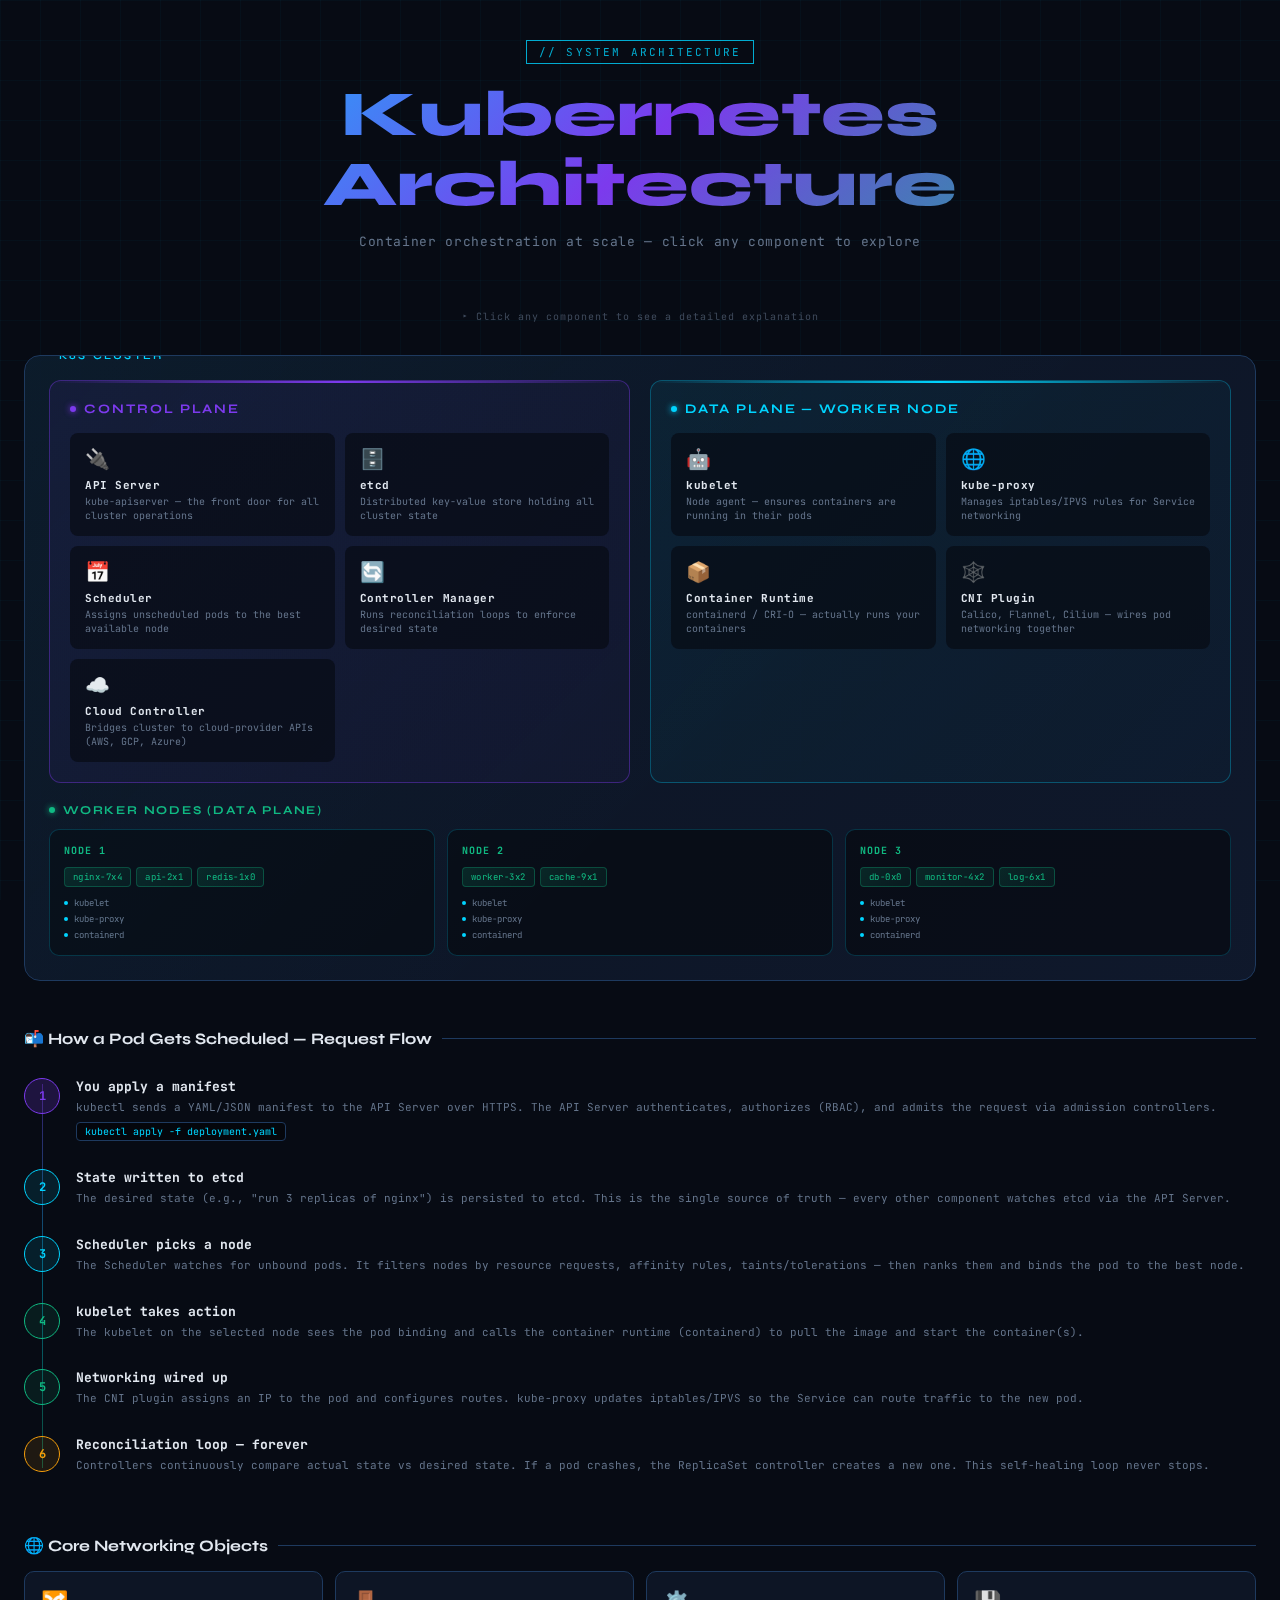
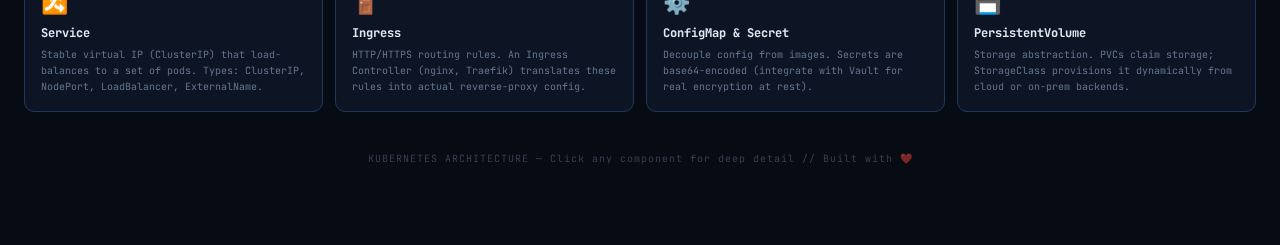
<file: ck2.html>
<!DOCTYPE html>
<html lang="en">
<head>
<meta charset="UTF-8">
<meta name="viewport" content="width=device-width, initial-scale=1.0">
<title>Kubernetes Architecture</title>
<link href="https://fonts.googleapis.com/css2?family=JetBrains+Mono:wght@300;400;600;700&family=Syne:wght@400;600;800&display=swap" rel="stylesheet">
<style>
  :root {
    --bg: #070b14;
    --panel: #0d1525;
    --panel2: #111a2e;
    --border: #1e3a5f;
    --accent: #00d4ff;
    --accent2: #7c3aed;
    --accent3: #10b981;
    --accent4: #f59e0b;
    --accent5: #ef4444;
    --text: #e2e8f0;
    --muted: #64748b;
    --glow: 0 0 20px rgba(0,212,255,0.25);
    --glow2: 0 0 20px rgba(124,58,237,0.25);
  }

  * { margin: 0; padding: 0; box-sizing: border-box; }

  body {
    background: var(--bg);
    color: var(--text);
    font-family: 'JetBrains Mono', monospace;
    min-height: 100vh;
    overflow-x: hidden;
  }

  /* Background grid */
  body::before {
    content: '';
    position: fixed;
    inset: 0;
    background-image:
      linear-gradient(rgba(0,212,255,0.03) 1px, transparent 1px),
      linear-gradient(90deg, rgba(0,212,255,0.03) 1px, transparent 1px);
    background-size: 40px 40px;
    pointer-events: none;
    z-index: 0;
  }

  .wrap {
    position: relative;
    z-index: 1;
    max-width: 1300px;
    margin: 0 auto;
    padding: 40px 24px 80px;
  }

  /* Header */
  header {
    text-align: center;
    margin-bottom: 60px;
    animation: fadeDown 0.8s ease both;
  }

  .label-tag {
    display: inline-block;
    font-family: 'JetBrains Mono', monospace;
    font-size: 11px;
    letter-spacing: 0.2em;
    color: var(--accent);
    border: 1px solid var(--accent);
    padding: 4px 12px;
    margin-bottom: 16px;
    text-transform: uppercase;
    opacity: 0.8;
  }

  h1 {
    font-family: 'Syne', sans-serif;
    font-size: clamp(32px, 5vw, 64px);
    font-weight: 800;
    background: linear-gradient(135deg, #00d4ff 0%, #7c3aed 50%, #10b981 100%);
    -webkit-background-clip: text;
    -webkit-text-fill-color: transparent;
    background-clip: text;
    line-height: 1.1;
    margin-bottom: 12px;
  }

  .subtitle {
    color: var(--muted);
    font-size: 13px;
    letter-spacing: 0.05em;
  }

  /* Architecture diagram */
  .arch {
    display: grid;
    gap: 20px;
    animation: fadeUp 0.8s 0.2s ease both;
  }

  /* Cluster boundary */
  .cluster {
    border: 1px solid var(--border);
    border-radius: 16px;
    padding: 24px;
    position: relative;
    background: linear-gradient(135deg, rgba(13,21,37,0.9), rgba(17,26,46,0.9));
    overflow: hidden;
  }
  .cluster::before {
    content: '';
    position: absolute;
    inset: 0;
    border-radius: 16px;
    background: linear-gradient(135deg, rgba(0,212,255,0.04), transparent 60%);
    pointer-events: none;
  }

  .cluster-label {
    font-family: 'Syne', sans-serif;
    font-size: 11px;
    font-weight: 600;
    letter-spacing: 0.2em;
    text-transform: uppercase;
    position: absolute;
    top: -1px;
    left: 24px;
    background: var(--bg);
    padding: 0 10px;
    color: var(--accent);
    line-height: 0;
    top: 0;
    transform: translateY(-50%);
  }

  /* Planes */
  .planes {
    display: grid;
    grid-template-columns: 1fr 1fr;
    gap: 20px;
  }

  @media (max-width: 900px) {
    .planes { grid-template-columns: 1fr; }
  }

  /* Plane box */
  .plane {
    border-radius: 12px;
    padding: 20px;
    position: relative;
    overflow: hidden;
  }

  .control-plane {
    background: linear-gradient(135deg, rgba(124,58,237,0.08), rgba(124,58,237,0.04));
    border: 1px solid rgba(124,58,237,0.4);
  }
  .control-plane::after {
    content: '';
    position: absolute;
    top: 0; left: 0; right: 0;
    height: 2px;
    background: linear-gradient(90deg, transparent, var(--accent2), transparent);
  }

  .data-plane {
    background: linear-gradient(135deg, rgba(0,212,255,0.06), rgba(0,212,255,0.02));
    border: 1px solid rgba(0,212,255,0.3);
  }
  .data-plane::after {
    content: '';
    position: absolute;
    top: 0; left: 0; right: 0;
    height: 2px;
    background: linear-gradient(90deg, transparent, var(--accent), transparent);
  }

  .plane-title {
    font-family: 'Syne', sans-serif;
    font-size: 13px;
    font-weight: 700;
    letter-spacing: 0.15em;
    text-transform: uppercase;
    margin-bottom: 16px;
    display: flex;
    align-items: center;
    gap: 8px;
  }

  .control-plane .plane-title { color: var(--accent2); }
  .data-plane .plane-title { color: var(--accent); }

  .plane-title .dot {
    width: 6px; height: 6px;
    border-radius: 50%;
    animation: pulse 2s infinite;
  }
  .control-plane .dot { background: var(--accent2); box-shadow: 0 0 6px var(--accent2); }
  .data-plane .dot { background: var(--accent); box-shadow: 0 0 6px var(--accent); }

  /* Components grid */
  .components {
    display: grid;
    grid-template-columns: 1fr 1fr;
    gap: 10px;
  }

  @media (max-width: 600px) {
    .components { grid-template-columns: 1fr; }
  }

  /* Component card */
  .comp {
    background: rgba(7,11,20,0.7);
    border-radius: 8px;
    padding: 12px 14px;
    cursor: pointer;
    transition: all 0.25s ease;
    position: relative;
    border: 1px solid transparent;
  }

  .comp:hover {
    transform: translateY(-2px);
    border-color: var(--accent);
    background: rgba(0,212,255,0.06);
    box-shadow: var(--glow);
  }

  .comp.active {
    border-color: var(--accent);
    background: rgba(0,212,255,0.08);
    box-shadow: var(--glow);
  }

  .control-plane .comp:hover,
  .control-plane .comp.active {
    border-color: var(--accent2);
    background: rgba(124,58,237,0.1);
    box-shadow: var(--glow2);
  }

  .comp-icon {
    font-size: 20px;
    margin-bottom: 6px;
    display: block;
  }

  .comp-name {
    font-size: 11px;
    font-weight: 700;
    color: var(--text);
    letter-spacing: 0.05em;
    margin-bottom: 3px;
  }

  .comp-short {
    font-size: 10px;
    color: var(--muted);
    line-height: 1.4;
  }

  /* Worker node */
  .worker-section {
    margin-top: 20px;
  }

  .workers-grid {
    display: grid;
    grid-template-columns: repeat(3, 1fr);
    gap: 12px;
    margin-top: 12px;
  }

  @media (max-width: 700px) {
    .workers-grid { grid-template-columns: 1fr 1fr; }
  }

  .worker-node {
    background: rgba(7,11,20,0.8);
    border: 1px solid rgba(0,212,255,0.2);
    border-radius: 10px;
    padding: 14px;
    transition: all 0.25s;
    cursor: pointer;
  }

  .worker-node:hover {
    border-color: var(--accent3);
    box-shadow: 0 0 16px rgba(16,185,129,0.2);
    transform: translateY(-2px);
  }

  .worker-title {
    font-size: 10px;
    font-weight: 700;
    letter-spacing: 0.1em;
    color: var(--accent3);
    margin-bottom: 10px;
    text-transform: uppercase;
  }

  .pods {
    display: flex;
    flex-wrap: wrap;
    gap: 5px;
    margin-bottom: 10px;
  }

  .pod {
    background: linear-gradient(135deg, rgba(16,185,129,0.15), rgba(16,185,129,0.08));
    border: 1px solid rgba(16,185,129,0.3);
    border-radius: 4px;
    padding: 3px 8px;
    font-size: 9px;
    color: var(--accent3);
    letter-spacing: 0.05em;
  }

  .node-comps {
    display: flex;
    flex-direction: column;
    gap: 4px;
  }

  .node-comp {
    font-size: 9px;
    color: var(--muted);
    display: flex;
    align-items: center;
    gap: 6px;
  }

  .node-comp span {
    width: 4px; height: 4px;
    border-radius: 50%;
    background: var(--accent);
    flex-shrink: 0;
  }

  /* Detail panel */
  .detail-panel {
    margin-top: 20px;
    border-radius: 12px;
    overflow: hidden;
    border: 1px solid var(--border);
    transition: all 0.4s ease;
    min-height: 0;
    background: var(--panel);
  }

  .detail-inner {
    padding: 24px 28px;
  }

  .detail-header {
    display: flex;
    align-items: center;
    gap: 12px;
    margin-bottom: 16px;
  }

  .detail-icon { font-size: 28px; }

  .detail-title {
    font-family: 'Syne', sans-serif;
    font-size: 20px;
    font-weight: 800;
    color: var(--text);
  }

  .detail-badge {
    font-size: 10px;
    padding: 3px 10px;
    border-radius: 20px;
    letter-spacing: 0.1em;
    font-weight: 600;
  }
  .badge-control { background: rgba(124,58,237,0.2); color: var(--accent2); border: 1px solid rgba(124,58,237,0.3); }
  .badge-data { background: rgba(0,212,255,0.15); color: var(--accent); border: 1px solid rgba(0,212,255,0.3); }
  .badge-addon { background: rgba(245,158,11,0.15); color: var(--accent4); border: 1px solid rgba(245,158,11,0.3); }

  .detail-desc {
    font-size: 13px;
    line-height: 1.8;
    color: #94a3b8;
    margin-bottom: 16px;
  }

  .detail-facts {
    display: grid;
    grid-template-columns: repeat(auto-fit, minmax(200px, 1fr));
    gap: 10px;
  }

  .fact {
    background: rgba(0,0,0,0.3);
    border-radius: 8px;
    padding: 12px 14px;
    border-left: 2px solid var(--accent);
  }

  .fact-label {
    font-size: 9px;
    text-transform: uppercase;
    letter-spacing: 0.15em;
    color: var(--muted);
    margin-bottom: 4px;
  }

  .fact-value {
    font-size: 11px;
    color: var(--text);
    line-height: 1.5;
  }

  /* Flow section */
  .flow-section {
    margin-top: 28px;
    animation: fadeUp 0.8s 0.4s ease both;
  }

  .section-head {
    font-family: 'Syne', sans-serif;
    font-size: 16px;
    font-weight: 700;
    color: var(--text);
    margin-bottom: 16px;
    display: flex;
    align-items: center;
    gap: 10px;
  }

  .section-head::after {
    content: '';
    flex: 1;
    height: 1px;
    background: var(--border);
  }

  .flow-steps {
    display: flex;
    flex-direction: column;
    gap: 0;
    position: relative;
  }

  .flow-steps::before {
    content: '';
    position: absolute;
    left: 18px;
    top: 20px;
    bottom: 20px;
    width: 1px;
    background: linear-gradient(to bottom, var(--accent2), var(--accent), var(--accent3));
    opacity: 0.4;
  }

  .flow-step {
    display: flex;
    gap: 16px;
    align-items: flex-start;
    padding: 14px 0;
    cursor: default;
  }

  .step-num {
    width: 36px;
    height: 36px;
    border-radius: 50%;
    display: flex;
    align-items: center;
    justify-content: center;
    font-size: 12px;
    font-weight: 700;
    flex-shrink: 0;
    position: relative;
    z-index: 1;
    transition: transform 0.2s;
  }

  .flow-step:hover .step-num { transform: scale(1.15); }

  .step-1 .step-num { background: rgba(124,58,237,0.2); border: 1px solid var(--accent2); color: var(--accent2); }
  .step-2 .step-num { background: rgba(0,212,255,0.1); border: 1px solid var(--accent); color: var(--accent); }
  .step-3 .step-num { background: rgba(0,212,255,0.1); border: 1px solid var(--accent); color: var(--accent); }
  .step-4 .step-num { background: rgba(16,185,129,0.1); border: 1px solid var(--accent3); color: var(--accent3); }
  .step-5 .step-num { background: rgba(16,185,129,0.1); border: 1px solid var(--accent3); color: var(--accent3); }
  .step-6 .step-num { background: rgba(245,158,11,0.1); border: 1px solid var(--accent4); color: var(--accent4); }

  .step-content {}
  .step-title {
    font-size: 13px;
    font-weight: 700;
    color: var(--text);
    margin-bottom: 4px;
  }
  .step-desc {
    font-size: 11px;
    color: var(--muted);
    line-height: 1.6;
  }
  .step-code {
    display: inline-block;
    background: rgba(0,0,0,0.4);
    border: 1px solid var(--border);
    border-radius: 4px;
    padding: 2px 8px;
    font-size: 10px;
    color: var(--accent);
    margin-top: 6px;
  }

  /* Networking section */
  .net-grid {
    display: grid;
    grid-template-columns: repeat(auto-fit, minmax(220px, 1fr));
    gap: 12px;
    margin-top: 4px;
  }

  .net-card {
    background: var(--panel);
    border: 1px solid var(--border);
    border-radius: 10px;
    padding: 16px;
    transition: all 0.25s;
  }
  .net-card:hover {
    border-color: var(--accent4);
    box-shadow: 0 0 16px rgba(245,158,11,0.15);
    transform: translateY(-2px);
  }

  .net-icon { font-size: 22px; margin-bottom: 8px; }
  .net-title {
    font-size: 12px;
    font-weight: 700;
    color: var(--text);
    margin-bottom: 6px;
  }
  .net-desc {
    font-size: 10px;
    color: var(--muted);
    line-height: 1.6;
  }

  /* Footer note */
  .footer-note {
    margin-top: 40px;
    text-align: center;
    font-size: 10px;
    color: var(--muted);
    letter-spacing: 0.1em;
    opacity: 0.5;
  }

  /* Hint bar */
  .hint {
    text-align: center;
    font-size: 10px;
    color: var(--muted);
    letter-spacing: 0.1em;
    margin-bottom: 12px;
    opacity: 0.6;
  }

  /* Animations */
  @keyframes fadeDown {
    from { opacity: 0; transform: translateY(-20px); }
    to { opacity: 1; transform: translateY(0); }
  }
  @keyframes fadeUp {
    from { opacity: 0; transform: translateY(20px); }
    to { opacity: 1; transform: translateY(0); }
  }
  @keyframes pulse {
    0%, 100% { opacity: 1; }
    50% { opacity: 0.4; }
  }
  @keyframes shimmer {
    0% { background-position: -200% center; }
    100% { background-position: 200% center; }
  }

  /* Scrollbar */
  ::-webkit-scrollbar { width: 6px; }
  ::-webkit-scrollbar-track { background: var(--bg); }
  ::-webkit-scrollbar-thumb { background: var(--border); border-radius: 3px; }
</style>
</head>
<body>
<div class="wrap">

  <header>
    <div class="label-tag">// SYSTEM ARCHITECTURE</div>
    <h1>Kubernetes Architecture</h1>
    <p class="subtitle">Container orchestration at scale — click any component to explore</p>
  </header>

  <div class="arch">
    <p class="hint">▸ Click any component to see a detailed explanation</p>

    <!-- Main Cluster -->
    <div class="cluster">
      <span class="cluster-label">K8s Cluster</span>

      <div class="planes">

        <!-- Control Plane -->
        <div class="plane control-plane">
          <div class="plane-title"><span class="dot"></span> Control Plane</div>
          <div class="components">

            <div class="comp" onclick="showDetail('apiserver')">
              <span class="comp-icon">🔌</span>
              <div class="comp-name">API Server</div>
              <div class="comp-short">kube-apiserver — the front door for all cluster operations</div>
            </div>

            <div class="comp" onclick="showDetail('etcd')">
              <span class="comp-icon">🗄️</span>
              <div class="comp-name">etcd</div>
              <div class="comp-short">Distributed key-value store holding all cluster state</div>
            </div>

            <div class="comp" onclick="showDetail('scheduler')">
              <span class="comp-icon">📅</span>
              <div class="comp-name">Scheduler</div>
              <div class="comp-short">Assigns unscheduled pods to the best available node</div>
            </div>

            <div class="comp" onclick="showDetail('controller')">
              <span class="comp-icon">🔄</span>
              <div class="comp-name">Controller Manager</div>
              <div class="comp-short">Runs reconciliation loops to enforce desired state</div>
            </div>

            <div class="comp" onclick="showDetail('ccm')">
              <span class="comp-icon">☁️</span>
              <div class="comp-name">Cloud Controller</div>
              <div class="comp-short">Bridges cluster to cloud-provider APIs (AWS, GCP, Azure)</div>
            </div>

          </div>
        </div>

        <!-- Data Plane overview -->
        <div class="plane data-plane">
          <div class="plane-title"><span class="dot"></span> Data Plane — Worker Node</div>
          <div class="components">

            <div class="comp" onclick="showDetail('kubelet')">
              <span class="comp-icon">🤖</span>
              <div class="comp-name">kubelet</div>
              <div class="comp-short">Node agent — ensures containers are running in their pods</div>
            </div>

            <div class="comp" onclick="showDetail('kubeproxy')">
              <span class="comp-icon">🌐</span>
              <div class="comp-name">kube-proxy</div>
              <div class="comp-short">Manages iptables/IPVS rules for Service networking</div>
            </div>

            <div class="comp" onclick="showDetail('cri')">
              <span class="comp-icon">📦</span>
              <div class="comp-name">Container Runtime</div>
              <div class="comp-short">containerd / CRI-O — actually runs your containers</div>
            </div>

            <div class="comp" onclick="showDetail('cni')">
              <span class="comp-icon">🕸️</span>
              <div class="comp-name">CNI Plugin</div>
              <div class="comp-short">Calico, Flannel, Cilium — wires pod networking together</div>
            </div>

          </div>
        </div>

      </div>

      <!-- Worker Nodes -->
      <div class="worker-section">
        <div class="plane-title" style="color: var(--accent3); font-size:12px; margin-bottom:8px;">
          <span class="dot" style="background:var(--accent3); box-shadow:0 0 6px var(--accent3);"></span>
          Worker Nodes (Data Plane)
        </div>
        <div class="workers-grid">

          <div class="worker-node" onclick="showDetail('pod')">
            <div class="worker-title">Node 1</div>
            <div class="pods">
              <div class="pod">nginx-7x4</div>
              <div class="pod">api-2x1</div>
              <div class="pod">redis-1x0</div>
            </div>
            <div class="node-comps">
              <div class="node-comp"><span></span>kubelet</div>
              <div class="node-comp"><span></span>kube-proxy</div>
              <div class="node-comp"><span></span>containerd</div>
            </div>
          </div>

          <div class="worker-node" onclick="showDetail('pod')">
            <div class="worker-title">Node 2</div>
            <div class="pods">
              <div class="pod">worker-3x2</div>
              <div class="pod">cache-9x1</div>
            </div>
            <div class="node-comps">
              <div class="node-comp"><span></span>kubelet</div>
              <div class="node-comp"><span></span>kube-proxy</div>
              <div class="node-comp"><span></span>containerd</div>
            </div>
          </div>

          <div class="worker-node" onclick="showDetail('pod')">
            <div class="worker-title">Node 3</div>
            <div class="pods">
              <div class="pod">db-0x0</div>
              <div class="pod">monitor-4x2</div>
              <div class="pod">log-6x1</div>
            </div>
            <div class="node-comps">
              <div class="node-comp"><span></span>kubelet</div>
              <div class="node-comp"><span></span>kube-proxy</div>
              <div class="node-comp"><span></span>containerd</div>
            </div>
          </div>

        </div>
      </div>

      <!-- Detail Panel -->
      <div class="detail-panel" id="detailPanel" style="display:none;">
        <div class="detail-inner" id="detailContent"></div>
      </div>

    </div>

    <!-- Request flow -->
    <div class="flow-section">
      <div class="section-head">📬 How a Pod Gets Scheduled — Request Flow</div>
      <div class="flow-steps">

        <div class="flow-step step-1">
          <div class="step-num">1</div>
          <div class="step-content">
            <div class="step-title">You apply a manifest</div>
            <div class="step-desc">kubectl sends a YAML/JSON manifest to the API Server over HTTPS. The API Server authenticates, authorizes (RBAC), and admits the request via admission controllers.</div>
            <div class="step-code">kubectl apply -f deployment.yaml</div>
          </div>
        </div>

        <div class="flow-step step-2">
          <div class="step-num">2</div>
          <div class="step-content">
            <div class="step-title">State written to etcd</div>
            <div class="step-desc">The desired state (e.g., "run 3 replicas of nginx") is persisted to etcd. This is the single source of truth — every other component watches etcd via the API Server.</div>
          </div>
        </div>

        <div class="flow-step step-3">
          <div class="step-num">3</div>
          <div class="step-content">
            <div class="step-title">Scheduler picks a node</div>
            <div class="step-desc">The Scheduler watches for unbound pods. It filters nodes by resource requests, affinity rules, taints/tolerations — then ranks them and binds the pod to the best node.</div>
          </div>
        </div>

        <div class="flow-step step-4">
          <div class="step-num">4</div>
          <div class="step-content">
            <div class="step-title">kubelet takes action</div>
            <div class="step-desc">The kubelet on the selected node sees the pod binding and calls the container runtime (containerd) to pull the image and start the container(s).</div>
          </div>
        </div>

        <div class="flow-step step-5">
          <div class="step-num">5</div>
          <div class="step-content">
            <div class="step-title">Networking wired up</div>
            <div class="step-desc">The CNI plugin assigns an IP to the pod and configures routes. kube-proxy updates iptables/IPVS so the Service can route traffic to the new pod.</div>
          </div>
        </div>

        <div class="flow-step step-6">
          <div class="step-num">6</div>
          <div class="step-content">
            <div class="step-title">Reconciliation loop — forever</div>
            <div class="step-desc">Controllers continuously compare actual state vs desired state. If a pod crashes, the ReplicaSet controller creates a new one. This self-healing loop never stops.</div>
          </div>
        </div>

      </div>
    </div>

    <!-- Networking objects -->
    <div class="flow-section">
      <div class="section-head">🌐 Core Networking Objects</div>
      <div class="net-grid">
        <div class="net-card" onclick="showDetail('service')">
          <div class="net-icon">🔀</div>
          <div class="net-title">Service</div>
          <div class="net-desc">Stable virtual IP (ClusterIP) that load-balances to a set of pods. Types: ClusterIP, NodePort, LoadBalancer, ExternalName.</div>
        </div>
        <div class="net-card" onclick="showDetail('ingress')">
          <div class="net-icon">🚪</div>
          <div class="net-title">Ingress</div>
          <div class="net-desc">HTTP/HTTPS routing rules. An Ingress Controller (nginx, Traefik) translates these rules into actual reverse-proxy config.</div>
        </div>
        <div class="net-card" onclick="showDetail('configmap')">
          <div class="net-icon">⚙️</div>
          <div class="net-title">ConfigMap & Secret</div>
          <div class="net-desc">Decouple config from images. Secrets are base64-encoded (integrate with Vault for real encryption at rest).</div>
        </div>
        <div class="net-card" onclick="showDetail('pv')">
          <div class="net-icon">💾</div>
          <div class="net-title">PersistentVolume</div>
          <div class="net-desc">Storage abstraction. PVCs claim storage; StorageClass provisions it dynamically from cloud or on-prem backends.</div>
        </div>
      </div>
    </div>

  </div>

  <div class="footer-note">KUBERNETES ARCHITECTURE — Click any component for deep detail // Built with ❤️</div>

</div>

<script>
const details = {
  apiserver: {
    icon: '🔌',
    name: 'API Server (kube-apiserver)',
    badge: 'badge-control',
    badgeText: 'Control Plane',
    desc: 'The API Server is the central nervous system of Kubernetes — every single operation flows through it. It exposes the Kubernetes API (a RESTful HTTP API) and is the only component that reads from and writes to etcd. When you run kubectl, helm, or any operator — they all talk to kube-apiserver.\n\nIt processes requests in a strict pipeline: authentication (who are you?), authorization (are you allowed?), and admission control (does this request pass policy?). Admission controllers like LimitRanger, PodSecurity, and MutatingWebhook run here before anything is persisted.',
    facts: [
      { label: 'Port', value: '6443 (HTTPS)' },
      { label: 'Auth methods', value: 'X.509 certs, Bearer tokens, OIDC, ServiceAccount tokens' },
      { label: 'Key flag', value: '--enable-admission-plugins' },
      { label: 'HA setup', value: 'Run multiple replicas behind a load balancer' }
    ]
  },
  etcd: {
    icon: '🗄️',
    name: 'etcd',
    badge: 'badge-control',
    badgeText: 'Control Plane',
    desc: 'etcd is the cluster\'s brain — a strongly consistent, distributed key-value store built on the Raft consensus algorithm. Every Kubernetes object (pods, deployments, services, secrets) exists as a key-value entry in etcd. If etcd is lost and you have no backup, the cluster\'s desired state is gone.\n\nThe API Server is the only component allowed to talk to etcd directly. All others (scheduler, controllers, kubelet) talk to the API Server, which proxies reads and writes. etcd uses a watch mechanism so components get real-time notifications when data changes.',
    facts: [
      { label: 'Port', value: '2379 (client), 2380 (peer)' },
      { label: 'Consistency', value: 'Strong (linearizable reads)' },
      { label: 'HA setup', value: 'Odd number of nodes (3 or 5) for quorum' },
      { label: 'Backup', value: 'etcdctl snapshot save — critical to automate!' }
    ]
  },
  scheduler: {
    icon: '📅',
    name: 'Scheduler (kube-scheduler)',
    badge: 'badge-control',
    badgeText: 'Control Plane',
    desc: 'The Scheduler watches for newly created pods that have no node assigned yet. For each such pod, it runs a two-phase algorithm: Filtering (eliminate nodes that can\'t run the pod — insufficient CPU, memory, no matching label, tainted) and Scoring (rank remaining nodes by a set of priority functions).\n\nScoring considers things like image locality, resource balancing, pod affinity/anti-affinity, topology spread constraints, and custom plugins via the Scheduling Framework. The highest-scored node wins, and the binding is written back to the API Server.',
    facts: [
      { label: 'Phase 1', value: 'Filter — removes unviable nodes' },
      { label: 'Phase 2', value: 'Score — ranks remaining nodes 0–100' },
      { label: 'Extensibility', value: 'Scheduling Framework plugins (Filter, Score, Bind, etc.)' },
      { label: 'Custom', value: 'Can run multiple scheduler instances for different workloads' }
    ]
  },
  controller: {
    icon: '🔄',
    name: 'Controller Manager (kube-controller-manager)',
    badge: 'badge-control',
    badgeText: 'Control Plane',
    desc: 'The Controller Manager runs a bundle of independent control loops — each one watches a specific resource type and reconciles actual state toward desired state. This is the core of Kubernetes\' declarative model: you describe what you want, and controllers make it happen.\n\nKey built-in controllers: Node Controller (marks nodes NotReady when heartbeat stops), ReplicaSet Controller (creates/deletes pods to match .spec.replicas), Endpoints Controller (populates the Endpoints object for Services), Service Account Controller, Job Controller, Cronjob Controller, and many more.',
    facts: [
      { label: 'Pattern', value: 'Watch → Diff → Act (reconcile loop)' },
      { label: 'ReplicaSet ctrl', value: 'Ensures N copies of a pod always run' },
      { label: 'Node ctrl', value: 'Evicts pods from unresponsive nodes after grace period' },
      { label: 'Custom CRDs', value: 'Operators extend this pattern for your own resources' }
    ]
  },
  ccm: {
    icon: '☁️',
    name: 'Cloud Controller Manager',
    badge: 'badge-control',
    badgeText: 'Control Plane',
    desc: 'The Cloud Controller Manager (CCM) bridges Kubernetes to your cloud provider\'s API. It was split out of the main controller manager to allow cloud vendors to evolve their integrations independently. It only runs on managed Kubernetes clusters (EKS, GKE, AKS, etc.).\n\nIt handles: Node lifecycle (sets provider-specific labels, deletes stale cloud instances), Route controller (configures VPC routes for pod network CIDR), and Service controller (creates cloud Load Balancers when you create a Service of type LoadBalancer).',
    facts: [
      { label: 'Node controller', value: 'Syncs cloud instance metadata to K8s Node objects' },
      { label: 'Service ctrl', value: 'Provisions AWS ELB/GCP LB when Service type=LoadBalancer' },
      { label: 'Route ctrl', value: 'Configures VPC routes for pod networking' },
      { label: 'Interface', value: 'cloud-provider interface — vendored by AWS, GCP, Azure' }
    ]
  },
  kubelet: {
    icon: '🤖',
    name: 'kubelet',
    badge: 'badge-data',
    badgeText: 'Data Plane',
    desc: 'The kubelet is the primary node agent — it runs on every worker node and is responsible for making sure containers described in PodSpecs are running and healthy. It receives PodSpecs from the API Server and drives the container runtime to start/stop containers.\n\nThe kubelet also runs liveness and readiness probes, reports node and pod status back to the API Server, manages volumes (mount/unmount), and interfaces with the CRI (Container Runtime Interface) so it works with any OCI-compliant runtime. It also handles static pods — pods defined as YAML files on disk (how control plane components themselves often run).',
    facts: [
      { label: 'Port', value: '10250 (HTTPS) — scraped by Prometheus' },
      { label: 'Probes', value: 'liveness, readiness, startup — all managed by kubelet' },
      { label: 'CRI', value: 'Calls containerd or CRI-O via gRPC' },
      { label: 'Static pods', value: '/etc/kubernetes/manifests — how control plane bootstraps' }
    ]
  },
  kubeproxy: {
    icon: '🌐',
    name: 'kube-proxy',
    badge: 'badge-data',
    badgeText: 'Data Plane',
    desc: 'kube-proxy runs on every node and maintains network rules that implement the Kubernetes Service abstraction. When you create a Service, kube-proxy programs iptables (or IPVS) rules so that traffic hitting the Service\'s ClusterIP gets distributed to the healthy pods behind it.\n\nIn modern clusters, kube-proxy is increasingly being replaced or supplemented by eBPF-based solutions like Cilium, which bypass iptables entirely for better performance and observability. But kube-proxy remains the default in most distributions.',
    facts: [
      { label: 'Mode', value: 'iptables (default) or IPVS (faster at scale)' },
      { label: 'Watches', value: 'Service and EndpointSlice objects for changes' },
      { label: 'No proxy', value: 'Traffic doesn\'t pass through kube-proxy — it just sets rules' },
      { label: 'Alternative', value: 'Cilium with kube-proxy replacement (eBPF)' }
    ]
  },
  cri: {
    icon: '📦',
    name: 'Container Runtime (CRI)',
    badge: 'badge-data',
    badgeText: 'Data Plane',
    desc: 'The Container Runtime is what actually starts and stops containers. Kubernetes defines the Container Runtime Interface (CRI) — a gRPC API — and any runtime implementing it can be used. The most common is containerd (used by EKS, GKE, and most clusters). CRI-O is another lightweight option.\n\ncontainerd calls runc (or another OCI runtime like gVisor, Kata Containers) to actually create Linux namespaces and cgroups for the container. This is the final layer in the stack — from YAML manifest all the way down to a kernel namespace.',
    facts: [
      { label: 'Default runtime', value: 'containerd (since Docker was removed in K8s v1.24)' },
      { label: 'OCI runtime', value: 'runc — creates actual Linux namespaces/cgroups' },
      { label: 'Alternatives', value: 'CRI-O, gVisor (sandbox), Kata Containers (VM-based)' },
      { label: 'Interface', value: 'CRI gRPC API — RuntimeService + ImageService' }
    ]
  },
  cni: {
    icon: '🕸️',
    name: 'CNI Plugin (Container Network Interface)',
    badge: 'badge-data',
    badgeText: 'Data Plane',
    desc: 'The CNI plugin is responsible for pod networking. When a pod is created, kubelet calls the CNI plugin to assign an IP address and set up the network interface inside the pod\'s network namespace. Every pod gets a unique, routable IP — this is the "flat network" model K8s requires.\n\nPopular options: Flannel (simple VXLAN overlay, good for small clusters), Calico (BGP-based, great for network policy enforcement), Cilium (eBPF-powered, best observability and performance, supports mTLS). Network Policies are only enforced if your CNI supports them — Flannel does not.',
    facts: [
      { label: 'Flannel', value: 'VXLAN overlay — simple, no network policy' },
      { label: 'Calico', value: 'BGP routing + full NetworkPolicy support' },
      { label: 'Cilium', value: 'eBPF — best performance, L7 policy, Hubble observability' },
      { label: 'Rule', value: 'Every pod must reach every other pod without NAT' }
    ]
  },
  pod: {
    icon: '🟢',
    name: 'Pod — The Atomic Unit',
    badge: 'badge-data',
    badgeText: 'Data Plane',
    desc: 'A Pod is the smallest deployable unit in Kubernetes. It wraps one or more containers that share the same network namespace (same IP, same localhost) and the same storage volumes. Most pods have one container; multi-container pods use sidecars (logging agent, service mesh proxy like Envoy) or init containers.\n\nPods are ephemeral — they are born, run, and die. You never update a pod in-place (except resource limits). Instead, Deployments and StatefulSets create new pods with rolling updates. Each pod gets its own IP, which is only valid for its lifetime.',
    facts: [
      { label: 'Networking', value: 'Shared network namespace — containers share IP & localhost' },
      { label: 'Lifecycle', value: 'Pending → Running → Succeeded/Failed/Unknown' },
      { label: 'Sidecar', value: 'Init containers, sidecar containers (e.g. Istio Envoy proxy)' },
      { label: 'Ephemeral', value: 'IPs are released on termination — use Services for stable addressing' }
    ]
  },
  service: {
    icon: '🔀',
    name: 'Service',
    badge: 'badge-addon',
    badgeText: 'Networking',
    desc: 'A Service gives a stable IP and DNS name to a dynamic set of pods. Pods come and go — their IPs change — but a Service always points to the current healthy pods via label selectors. ClusterIP is internal only. NodePort exposes it on every node\'s port. LoadBalancer provisions a cloud LB. ExternalName maps to an external DNS name.',
    facts: [
      { label: 'ClusterIP', value: 'Internal virtual IP — only reachable inside the cluster' },
      { label: 'NodePort', value: 'Exposes on <NodeIP>:<NodePort> (30000–32767)' },
      { label: 'LoadBalancer', value: 'Triggers cloud LB provisioning via CCM' },
      { label: 'DNS', value: 'my-svc.my-namespace.svc.cluster.local' }
    ]
  },
  ingress: {
    icon: '🚪',
    name: 'Ingress',
    badge: 'badge-addon',
    badgeText: 'Networking',
    desc: 'Ingress defines HTTP/HTTPS routing rules: host-based and path-based routing to different Services. An Ingress Controller (a pod running nginx, Traefik, or Envoy) watches Ingress resources and configures itself accordingly. Without a controller, Ingress objects do nothing.',
    facts: [
      { label: 'Routing', value: 'Host: api.example.com → service/api, path /v2 → service/api-v2' },
      { label: 'TLS', value: 'cert-manager automates Let\'s Encrypt certificates' },
      { label: 'Controllers', value: 'nginx-ingress, Traefik, HAProxy, AWS ALB Ingress' },
      { label: 'Modern alt', value: 'Gateway API (more expressive, multi-team friendly)' }
    ]
  },
  configmap: {
    icon: '⚙️',
    name: 'ConfigMap & Secret',
    badge: 'badge-addon',
    badgeText: 'Config',
    desc: 'ConfigMaps store non-sensitive config as key-value pairs, injected into pods as environment variables or mounted as files. Secrets are identical in structure but base64-encoded and intended for sensitive data (passwords, API keys). Warning: base64 is NOT encryption — use Sealed Secrets or HashiCorp Vault for real secret management.',
    facts: [
      { label: 'ConfigMap', value: 'envFrom, env.valueFrom, or volume mount' },
      { label: 'Secret types', value: 'Opaque, TLS, dockerconfigjson, ServiceAccount token' },
      { label: 'Encryption', value: 'Enable EncryptionConfiguration on API Server for etcd encryption at rest' },
      { label: 'Better option', value: 'External Secrets Operator + Vault / AWS Secrets Manager' }
    ]
  },
  pv: {
    icon: '💾',
    name: 'PersistentVolume & PVC',
    badge: 'badge-addon',
    badgeText: 'Storage',
    desc: 'PersistentVolumes (PV) are storage resources provisioned by an admin or dynamically by a StorageClass. PersistentVolumeClaims (PVC) are requests for storage by a pod — a pod claims a PVC, K8s binds it to a matching PV. StorageClasses enable dynamic provisioning: the moment a PVC is created, a cloud disk (EBS, GCE PD, Azure Disk) is created automatically.',
    facts: [
      { label: 'Access modes', value: 'ReadWriteOnce (RWO), ReadOnlyMany (ROX), ReadWriteMany (RWX)' },
      { label: 'Reclaim policy', value: 'Retain, Delete, Recycle' },
      { label: 'Dynamic provision', value: 'StorageClass + CSI driver → auto-creates cloud disks' },
      { label: 'StatefulSets', value: 'Use volumeClaimTemplates for per-pod persistent storage' }
    ]
  }
};

function showDetail(key) {
  const d = details[key];
  if (!d) return;

  // Clear active states
  document.querySelectorAll('.comp').forEach(c => c.classList.remove('active'));

  const panel = document.getElementById('detailPanel');
  const content = document.getElementById('detailContent');

  const factsHTML = d.facts.map(f => `
    <div class="fact">
      <div class="fact-label">${f.label}</div>
      <div class="fact-value">${f.value}</div>
    </div>
  `).join('');

  content.innerHTML = `
    <div class="detail-header">
      <span class="detail-icon">${d.icon}</span>
      <div>
        <div class="detail-title">${d.name}</div>
        <span class="detail-badge ${d.badge}">${d.badgeText}</span>
      </div>
    </div>
    <div class="detail-desc">${d.desc.replace(/\n\n/g, '</p><p style="margin-top:12px;color:#94a3b8;font-size:13px;line-height:1.8;">').replace(/^/, '<p>').replace(/$/, '</p>')}</div>
    <div class="detail-facts">${factsHTML}</div>
  `;

  panel.style.display = 'block';
  panel.style.animation = 'fadeUp 0.3s ease both';

  // Scroll into view smoothly
  setTimeout(() => {
    panel.scrollIntoView({ behavior: 'smooth', block: 'nearest' });
  }, 50);
}
</script>
</body>
</html>
</file>
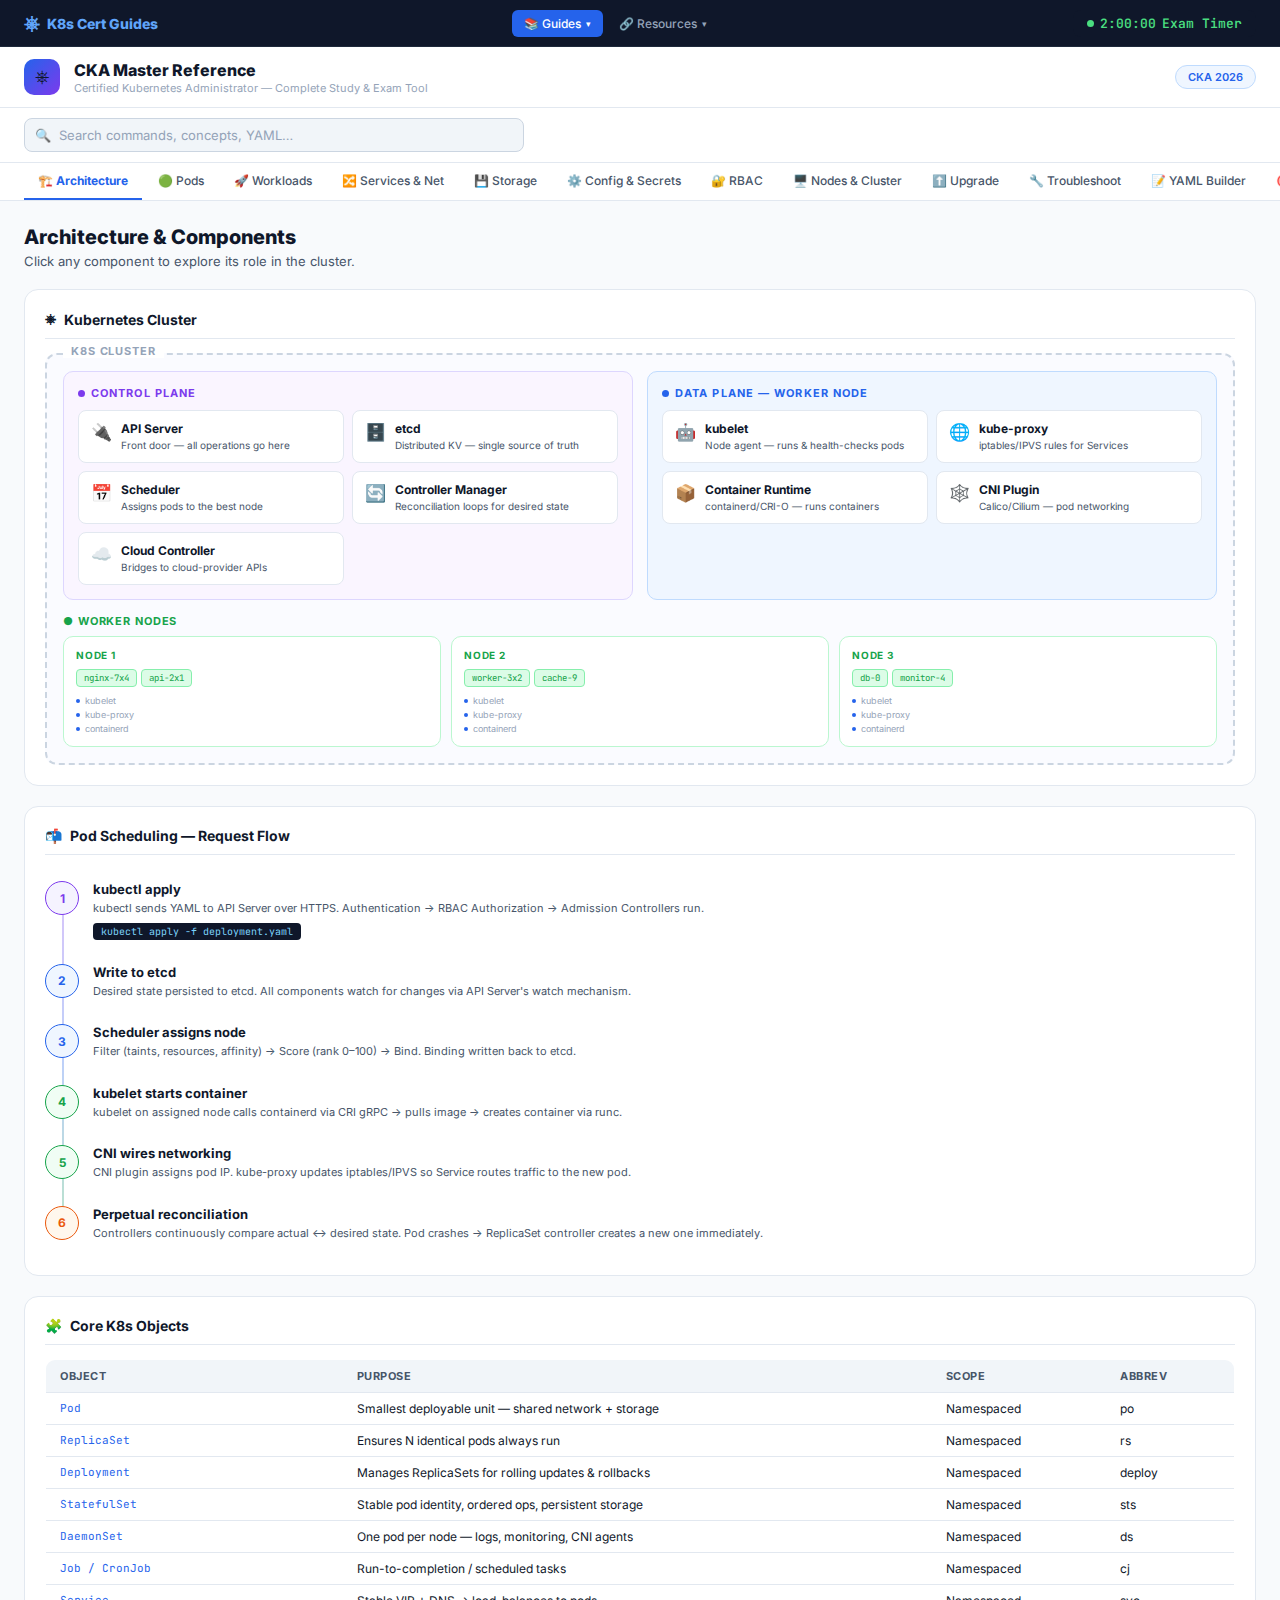
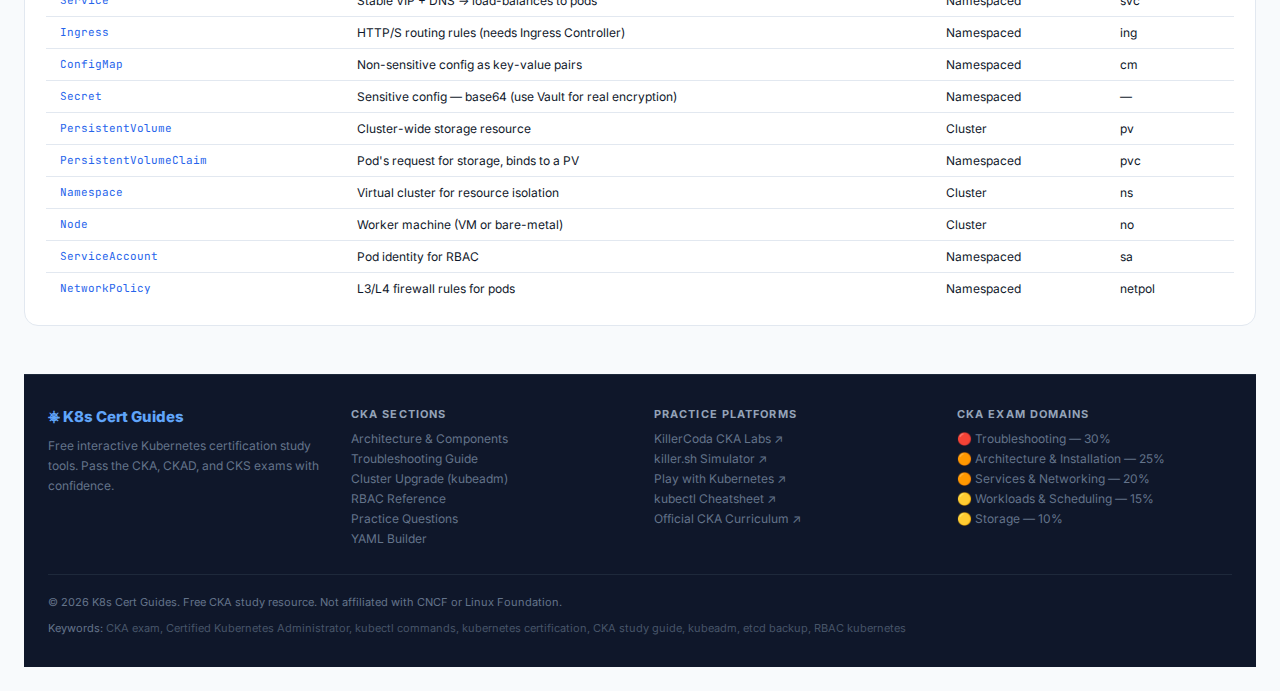
<file: ck3.html>
<!DOCTYPE html>
<html lang="en">
<head>
<meta charset="UTF-8">
<meta name="viewport" content="width=device-width, initial-scale=1.0">

<!-- ── PRIMARY SEO ── -->
<title>CKA Study Guide 2026 | Kubernetes Administrator Exam Reference & Commands</title>
<meta name="description" content="The most comprehensive CKA exam study guide. 100+ kubectl commands, interactive YAML builder, practice questions, cluster upgrade walkthrough, etcd backup, RBAC, troubleshooting — all in one tool. Pass the Certified Kubernetes Administrator exam.">
<meta name="keywords" content="CKA exam, Certified Kubernetes Administrator, CKA study guide, kubernetes commands, kubectl cheatsheet, CKA practice questions, kubernetes YAML, etcd backup, kubeadm upgrade, RBAC kubernetes, kubernetes troubleshooting, CKA 2026, kubernetes certification, kube-scheduler, kube-apiserver, kubernetes networking, NetworkPolicy, PersistentVolume, kubernetes pods">
<meta name="author" content="K8s Cert Guides">
<meta name="robots" content="index, follow, max-snippet:-1, max-image-preview:large, max-video-preview:-1">
<link rel="canonical" href="https://yourdomain.github.io/cka-reference/">

<!-- ── OPEN GRAPH (Facebook / LinkedIn) ── -->
<meta property="og:type" content="website">
<meta property="og:title" content="CKA Study Guide 2026 | Kubernetes Administrator Exam Reference">
<meta property="og:description" content="Free interactive CKA exam reference: 100+ kubectl commands, YAML builder, 17 practice questions, cluster upgrade steps, etcd backup & restore, RBAC, troubleshooting patterns. Pass the CKA exam.">
<meta property="og:url" content="https://yourdomain.github.io/cka-reference/">
<meta property="og:site_name" content="K8s Cert Guides">
<meta property="og:image" content="https://yourdomain.github.io/cka-reference/og-image.png">
<meta property="og:image:width" content="1200">
<meta property="og:image:height" content="630">
<meta property="og:image:alt" content="CKA Kubernetes Administrator Study Guide">
<meta property="og:locale" content="en_US">

<!-- ── TWITTER CARD ── -->
<meta name="twitter:card" content="summary_large_image">
<meta name="twitter:title" content="CKA Study Guide 2026 | Kubernetes Administrator Exam Reference">
<meta name="twitter:description" content="Free interactive CKA exam reference: 100+ kubectl commands, YAML builder, practice questions, etcd backup, RBAC & more. Pass the CKA exam.">
<meta name="twitter:image" content="https://yourdomain.github.io/cka-reference/og-image.png">
<meta name="twitter:image:alt" content="CKA Kubernetes Study Guide">

<!-- ── STRUCTURED DATA (JSON-LD) ── -->
<script type="application/ld+json">
{
  "@context": "https://schema.org",
  "@graph": [
    {
      "@type": "WebSite",
      "@id": "https://yourdomain.github.io/cka-reference/#website",
      "url": "https://yourdomain.github.io/cka-reference/",
      "name": "K8s Cert Guides",
      "description": "Interactive Kubernetes certification study guides",
      "publisher": { "@id": "https://yourdomain.github.io/cka-reference/#organization" }
    },
    {
      "@type": "Organization",
      "@id": "https://yourdomain.github.io/cka-reference/#organization",
      "name": "K8s Cert Guides",
      "url": "https://yourdomain.github.io/cka-reference/",
      "logo": {
        "@type": "ImageObject",
        "url": "https://yourdomain.github.io/cka-reference/logo.png",
        "width": 512,
        "height": 512
      }
    },
    {
      "@type": "WebPage",
      "@id": "https://yourdomain.github.io/cka-reference/#webpage",
      "url": "https://yourdomain.github.io/cka-reference/",
      "name": "CKA Study Guide 2026 — Kubernetes Administrator Exam Reference",
      "isPartOf": { "@id": "https://yourdomain.github.io/cka-reference/#website" },
      "description": "Comprehensive CKA exam study tool with 100+ kubectl commands, interactive YAML builder, 17 practice questions, cluster upgrade walkthrough, etcd backup & restore, RBAC, troubleshooting patterns.",
      "inLanguage": "en-US",
      "datePublished": "2026-01-01",
      "dateModified": "2026-12-01"
    },
    {
      "@type": "Course",
      "name": "CKA (Certified Kubernetes Administrator) Exam Preparation",
      "description": "Complete interactive study guide for the CKA exam covering all 5 domains: Troubleshooting, Cluster Architecture, Services & Networking, Workloads & Scheduling, and Storage.",
      "provider": {
        "@type": "Organization",
        "name": "K8s Cert Guides",
        "sameAs": "https://yourdomain.github.io/cka-reference/"
      },
      "coursePrerequisites": "Basic Linux command line knowledge and familiarity with containers",
      "educationalLevel": "Intermediate to Advanced",
      "about": [
        { "@type": "Thing", "name": "Kubernetes" },
        { "@type": "Thing", "name": "Container Orchestration" },
        { "@type": "Thing", "name": "Cloud Native Computing" }
      ],
      "hasCourseInstance": {
        "@type": "CourseInstance",
        "courseMode": "online",
        "courseWorkload": "PT10H"
      }
    },
    {
      "@type": "FAQPage",
      "mainEntity": [
        {
          "@type": "Question",
          "name": "What is the CKA exam?",
          "acceptedAnswer": {
            "@type": "Answer",
            "text": "The Certified Kubernetes Administrator (CKA) exam is a performance-based certification from the Linux Foundation and CNCF. It tests your ability to perform real Kubernetes administration tasks: troubleshooting (30%), cluster architecture & installation (25%), services & networking (20%), workloads & scheduling (15%), and storage (10%)."
          }
        },
        {
          "@type": "Question",
          "name": "What kubectl commands are most important for CKA?",
          "acceptedAnswer": {
            "@type": "Answer",
            "text": "The most critical CKA kubectl commands are: kubectl get pods/nodes/svc, kubectl describe pod, kubectl logs --previous, kubectl exec -it, kubectl apply -f, kubectl create --dry-run=client -o yaml, kubectl rollout undo, kubectl auth can-i, kubectl drain/cordon/uncordon, and etcdctl snapshot save for etcd backup."
          }
        },
        {
          "@type": "Question",
          "name": "How do I back up etcd for the CKA exam?",
          "acceptedAnswer": {
            "@type": "Answer",
            "text": "Use: ETCDCTL_API=3 etcdctl snapshot save /opt/backup.db --endpoints=https://127.0.0.1:2379 --cacert=/etc/kubernetes/pki/etcd/ca.crt --cert=/etc/kubernetes/pki/etcd/server.crt --key=/etc/kubernetes/pki/etcd/server.key. Then verify with etcdctl snapshot status."
          }
        },
        {
          "@type": "Question",
          "name": "How long is the CKA exam?",
          "acceptedAnswer": {
            "@type": "Answer",
            "text": "The CKA exam is 2 hours long with approximately 15-20 performance-based tasks. It is an open-book exam — you may use kubernetes.io/docs, kubernetes.io/blog, and helm.sh/docs during the exam."
          }
        },
        {
          "@type": "Question",
          "name": "What is the passing score for the CKA exam?",
          "acceptedAnswer": {
            "@type": "Answer",
            "text": "The passing score for the CKA exam is 66%. The exam is performance-based, completed in a terminal environment. You get one free retake if you do not pass on the first attempt."
          }
        }
      ]
    }
  ]
}
</script>

<!-- ── PERFORMANCE & THEME ── -->
<meta name="theme-color" content="#2563eb">
<link rel="preconnect" href="https://fonts.googleapis.com">
<link rel="preconnect" href="https://fonts.gstatic.com" crossorigin>
<meta name="format-detection" content="telephone=no">
<link href="https://fonts.googleapis.com/css2?family=Inter:wght@400;500;600;700;800&family=JetBrains+Mono:wght@400;600&display=swap" rel="stylesheet">

<!-- ── HIDDEN SEO CONTENT (screen-reader + crawlers) ── -->
<style>
.seo-only{position:absolute;width:1px;height:1px;padding:0;margin:-1px;overflow:hidden;clip:rect(0,0,0,0);white-space:nowrap;border:0;}
</style>
<style>
*{margin:0;padding:0;box-sizing:border-box;}
:root{
  --bg:#f8fafc;--surface:#fff;--surface2:#f1f5f9;--border:#e2e8f0;--border2:#cbd5e1;
  --text:#0f172a;--text2:#475569;--text3:#94a3b8;
  --blue:#2563eb;--blue-l:#eff6ff;--blue-b:#bfdbfe;
  --purple:#7c3aed;--purple-l:#f5f3ff;--purple-b:#ddd6fe;
  --green:#16a34a;--green-l:#f0fdf4;--green-b:#bbf7d0;
  --orange:#ea580c;--orange-l:#fff7ed;--orange-b:#fed7aa;
  --red:#dc2626;--red-l:#fef2f2;--red-b:#fecaca;
  --teal:#0d9488;--teal-l:#f0fdfa;--teal-b:#99f6e4;
  --yellow:#ca8a04;--yellow-l:#fefce8;--yellow-b:#fef08a;
}
body{background:var(--bg);color:var(--text);font-family:'Inter',sans-serif;min-height:100vh;}

/* ── SITE NAV ── */
.site-nav{background:#0f172a;padding:0 24px;position:sticky;top:0;z-index:300;border-bottom:1px solid #1e293b;}
.site-nav-inner{max-width:1400px;margin:0 auto;display:flex;align-items:center;height:46px;gap:4px;}
.site-logo{color:#60a5fa;font-weight:800;font-size:14px;margin-right:auto;display:flex;align-items:center;gap:7px;text-decoration:none;}
.site-logo span{font-size:20px;}
.nav-item{position:relative;}
.nav-btn{color:#94a3b8;font-size:12px;font-weight:500;padding:6px 12px;border-radius:6px;transition:all .15s;display:flex;align-items:center;gap:5px;cursor:pointer;border:none;background:none;font-family:'Inter',sans-serif;}
.nav-btn:hover{background:#1e293b;color:#fff;}
.nav-btn.active-nav{background:#2563eb;color:#fff;}
.arr{font-size:9px;transition:transform .2s;}
.nav-item:hover .arr{transform:rotate(180deg);}
.dropdown{display:none;position:absolute;top:calc(100% + 4px);left:0;background:#1e293b;border:1px solid #334155;border-radius:10px;min-width:210px;box-shadow:0 8px 30px rgba(0,0,0,.4);overflow:hidden;z-index:400;}
.nav-item:hover .dropdown{display:block;animation:fadeUp .15s ease;}
.dd-head{font-size:9px;font-weight:700;letter-spacing:.12em;text-transform:uppercase;color:#475569;padding:10px 14px 4px;}
.dd-link{display:flex;align-items:center;gap:10px;padding:9px 14px;color:#cbd5e1;font-size:12px;font-weight:500;text-decoration:none;transition:all .12s;border:none;background:none;width:100%;cursor:pointer;font-family:'Inter',sans-serif;}
.dd-link:hover{background:#334155;color:#fff;}
.dd-link.current-page{background:rgba(37,99,235,.25);color:#60a5fa;}
.dd-icon{font-size:15px;width:22px;text-align:center;}
.dd-badge{margin-left:auto;font-size:9px;font-weight:600;padding:2px 6px;border-radius:4px;}
.badge-live{background:rgba(22,163,74,.2);color:#4ade80;border:1px solid rgba(22,163,74,.3);}
.badge-ext{background:rgba(37,99,235,.2);color:#60a5fa;border:1px solid rgba(37,99,235,.3);}
.dd-div{height:1px;background:#334155;margin:4px 0;}

/* ── HEADER ── */
.header{background:var(--surface);border-bottom:1px solid var(--border);padding:12px 24px;position:sticky;top:46px;z-index:200;display:flex;align-items:center;gap:14px;}
.header-logo{width:36px;height:36px;background:linear-gradient(135deg,#2563eb,#7c3aed);border-radius:10px;display:flex;align-items:center;justify-content:center;font-size:18px;flex-shrink:0;}
.header-text h1{font-size:16px;font-weight:800;}
.header-text p{font-size:11px;color:var(--text3);margin-top:1px;}
.header-right{margin-left:auto;display:flex;align-items:center;gap:8px;}
.header-badge{background:var(--blue-l);border:1px solid var(--blue-b);color:var(--blue);font-size:11px;font-weight:600;padding:4px 12px;border-radius:20px;}
.exam-timer{background:#0f172a;color:#4ade80;font-family:'JetBrains Mono',monospace;font-size:13px;font-weight:600;padding:5px 14px;border-radius:8px;display:flex;align-items:center;gap:6px;cursor:pointer;transition:all .15s;}
.exam-timer:hover{background:#1e293b;}
.exam-timer.running{color:#f87171;}
.timer-dot{width:7px;height:7px;border-radius:50%;background:#4ade80;animation:pulse 1.5s infinite;}
.timer-dot.active{background:#f87171;}

/* ── SEARCH ── */
.search-bar{background:var(--surface);border-bottom:1px solid var(--border);padding:10px 24px;display:flex;gap:10px;align-items:center;}
.search-wrap{max-width:500px;position:relative;flex:1;}
.search-icon{position:absolute;left:11px;top:50%;transform:translateY(-50%);color:var(--text3);font-size:13px;}
.search-input{width:100%;padding:8px 12px 8px 34px;border:1px solid var(--border2);border-radius:8px;font-size:13px;font-family:'Inter',sans-serif;color:var(--text);background:var(--surface2);outline:none;transition:all .2s;}
.search-input:focus{border-color:var(--blue);background:var(--surface);box-shadow:0 0 0 3px rgba(37,99,235,.1);}
.search-input::placeholder{color:var(--text3);}
.search-stats{font-size:11px;color:var(--text3);white-space:nowrap;}

/* ── TABS ── */
.nav-tabs{background:var(--surface);border-bottom:1px solid var(--border);padding:0 24px;display:flex;gap:2px;overflow-x:auto;}
.tab{padding:10px 14px;font-size:12px;font-weight:500;color:var(--text2);cursor:pointer;border-bottom:2px solid transparent;white-space:nowrap;transition:all .15s;user-select:none;}
.tab:hover{color:var(--blue);}
.tab.active{color:var(--blue);border-bottom-color:var(--blue);font-weight:700;}

/* ── LAYOUT ── */
.main{max-width:1400px;margin:0 auto;padding:24px;}
.section{display:none;}
.section.active{display:block;}
.two-col{display:grid;grid-template-columns:1fr 1fr;gap:20px;}
.three-col{display:grid;grid-template-columns:1fr 1fr 1fr;gap:14px;}
@media(max-width:900px){.two-col,.three-col{grid-template-columns:1fr;}}

/* ── CARDS ── */
.card{background:var(--surface);border:1px solid var(--border);border-radius:12px;padding:18px;}
.card-title{font-size:14px;font-weight:700;margin-bottom:14px;display:flex;align-items:center;gap:8px;padding-bottom:10px;border-bottom:1px solid var(--border);}

/* ── CMD CARDS ── */
.cmd-card{background:var(--surface);border:1px solid var(--border);border-radius:10px;padding:13px 15px;cursor:pointer;transition:all .15s;margin-bottom:8px;}
.cmd-card:hover{border-color:var(--blue);box-shadow:0 2px 12px rgba(37,99,235,.08);transform:translateY(-1px);}
.cmd-card.expanded{border-color:var(--blue);box-shadow:0 4px 16px rgba(37,99,235,.1);}
.cmd-top{display:flex;align-items:flex-start;gap:10px;}
.cmd-label{flex:1;font-size:13px;font-weight:600;line-height:1.4;}
.cmd-tag{font-size:10px;font-weight:600;padding:2px 8px;border-radius:4px;flex-shrink:0;letter-spacing:.05em;text-transform:uppercase;}
.tag-get{background:var(--blue-l);color:var(--blue);}
.tag-create{background:var(--green-l);color:var(--green);}
.tag-delete{background:var(--red-l);color:var(--red);}
.tag-edit{background:var(--orange-l);color:var(--orange);}
.tag-debug{background:var(--purple-l);color:var(--purple);}
.tag-apply{background:var(--teal-l);color:var(--teal);}
.tag-config{background:var(--surface2);color:var(--text2);border:1px solid var(--border2);}
.tag-exam{background:var(--yellow-l);color:var(--yellow);border:1px solid var(--yellow-b);}
.expand-icon{font-size:11px;color:var(--text3);flex-shrink:0;margin-top:2px;transition:transform .2s;}
.cmd-card.expanded .expand-icon{transform:rotate(90deg);}
.cmd-code{margin-top:8px;background:#0f172a;border-radius:6px;padding:10px 40px 10px 12px;font-family:'JetBrains Mono',monospace;font-size:11.5px;color:#e2e8f0;line-height:1.6;position:relative;overflow-x:auto;white-space:pre;}
.copy-btn{position:absolute;top:7px;right:8px;background:rgba(255,255,255,.1);border:none;border-radius:4px;padding:3px 8px;font-size:10px;color:#94a3b8;cursor:pointer;font-family:'Inter',sans-serif;transition:all .15s;}
.copy-btn:hover{background:rgba(255,255,255,.2);color:#fff;}
.copy-btn.copied{color:#4ade80;}
.cmd-detail{display:none;margin-top:10px;padding-top:10px;border-top:1px solid var(--border);}
.cmd-card.expanded .cmd-detail{display:block;}
.cmd-desc{font-size:12px;color:var(--text2);line-height:1.6;margin-bottom:10px;}
.cmd-flags{display:flex;flex-wrap:wrap;gap:6px;}
.flag{background:var(--surface2);border:1px solid var(--border);border-radius:4px;padding:3px 8px;font-size:10px;font-family:'JetBrains Mono',monospace;color:var(--text2);}
.flag strong{color:var(--blue);font-weight:600;}

/* ── TIPS ── */
.tip-box{border-radius:10px;padding:12px 16px;display:flex;gap:10px;margin-bottom:16px;}
.tip-blue{background:var(--blue-l);border:1px solid var(--blue-b);}
.tip-yellow{background:var(--yellow-l);border:1px solid var(--yellow-b);}
.tip-green{background:var(--green-l);border:1px solid var(--green-b);}
.tip-red{background:var(--red-l);border:1px solid var(--red-b);}
.tip-icon{font-size:15px;flex-shrink:0;}
.tip-text{font-size:12px;line-height:1.6;}
.tip-blue .tip-text{color:#1e40af;}
.tip-yellow .tip-text{color:#713f12;}
.tip-green .tip-text{color:#14532d;}
.tip-red .tip-text{color:#7f1d1d;}
.tip-text strong{font-weight:700;}

/* ── SECTION HEADER ── */
.sec-head{margin-bottom:20px;}
.sec-title{font-size:20px;font-weight:800;margin-bottom:4px;}
.sec-desc{font-size:13px;color:var(--text2);}

/* ── CATEGORY ── */
.category{margin-bottom:24px;}
.cat-header{display:flex;align-items:center;gap:10px;margin-bottom:12px;padding-bottom:8px;border-bottom:2px solid var(--border);}
.cat-icon{width:28px;height:28px;border-radius:7px;display:flex;align-items:center;justify-content:center;font-size:14px;flex-shrink:0;}
.cat-name{font-size:14px;font-weight:700;}
.cat-count{margin-left:auto;font-size:11px;color:var(--text3);}

/* ── TABLES ── */
.ref-table{width:100%;border-collapse:collapse;font-size:12px;background:var(--surface);border-radius:10px;overflow:hidden;border:1px solid var(--border);margin-bottom:16px;}
.ref-table th{background:var(--surface2);padding:9px 14px;text-align:left;font-size:11px;font-weight:700;color:var(--text2);letter-spacing:.05em;text-transform:uppercase;border-bottom:1px solid var(--border);}
.ref-table td{padding:8px 14px;border-bottom:1px solid var(--border);vertical-align:top;}
.ref-table tr:last-child td{border-bottom:none;}
.ref-table tr:hover td{background:var(--surface2);}
.ref-table td:first-child{font-family:'JetBrains Mono',monospace;font-size:11px;color:var(--blue);white-space:nowrap;}

/* ── ARCHITECTURE ── */
.arch-wrapper{background:var(--surface);border:1px solid var(--border);border-radius:14px;padding:20px;margin-bottom:20px;}
.cluster-box{border:2px dashed #cbd5e1;border-radius:12px;padding:16px;position:relative;background:#fafbff;}
.cluster-label{position:absolute;top:-11px;left:16px;background:var(--surface);padding:0 8px;font-size:11px;font-weight:700;color:var(--text3);letter-spacing:.08em;text-transform:uppercase;}
.planes-row{display:grid;grid-template-columns:1fr 1fr;gap:14px;margin-bottom:14px;}
@media(max-width:780px){.planes-row{grid-template-columns:1fr;}}
.plane-box{border-radius:10px;padding:14px;}
.plane-control{background:#faf5ff;border:1.5px solid #ddd6fe;}
.plane-data{background:#eff6ff;border:1.5px solid #bfdbfe;}
.plane-title{font-size:11px;font-weight:700;letter-spacing:.1em;text-transform:uppercase;margin-bottom:10px;display:flex;align-items:center;gap:6px;}
.pdot{width:7px;height:7px;border-radius:50%;}
.pdot-purple{background:var(--purple);}
.pdot-blue{background:var(--blue);}
.plane-control .plane-title{color:var(--purple);}
.plane-data .plane-title{color:var(--blue);}
.arch-comps{display:grid;grid-template-columns:1fr 1fr;gap:8px;}
.arch-comp{background:var(--surface);border:1px solid var(--border);border-radius:8px;padding:10px 12px;cursor:pointer;transition:all .15s;display:flex;gap:9px;align-items:flex-start;}
.arch-comp:hover{border-color:var(--blue);box-shadow:0 2px 10px rgba(37,99,235,.1);transform:translateY(-1px);}
.arch-comp.active-comp{border-color:var(--blue);background:var(--blue-l);}
.arch-comp-icon{font-size:17px;flex-shrink:0;margin-top:1px;}
.arch-comp-name{font-size:12px;font-weight:700;}
.arch-comp-desc{font-size:10px;color:var(--text2);margin-top:2px;line-height:1.4;}
.workers-row{display:grid;grid-template-columns:repeat(3,1fr);gap:10px;}
.worker-node{background:var(--surface);border:1.5px solid #bbf7d0;border-radius:10px;padding:12px;transition:all .15s;cursor:pointer;}
.worker-node:hover{border-color:var(--green);box-shadow:0 2px 10px rgba(22,163,74,.12);transform:translateY(-1px);}
.worker-title{font-size:10px;font-weight:700;color:var(--green);text-transform:uppercase;letter-spacing:.08em;margin-bottom:8px;}
.pods-row{display:flex;flex-wrap:wrap;gap:4px;margin-bottom:8px;}
.pod-chip{background:#dcfce7;border:1px solid #86efac;border-radius:4px;padding:2px 7px;font-size:9px;color:var(--green);font-family:'JetBrains Mono',monospace;}
.node-agents{display:flex;flex-direction:column;gap:3px;}
.node-agent{font-size:9px;color:var(--text3);display:flex;align-items:center;gap:5px;}
.node-agent::before{content:'';width:4px;height:4px;border-radius:50%;background:var(--blue);flex-shrink:0;}
.detail-panel{margin-top:14px;border:1px solid var(--blue-b);border-radius:10px;background:var(--blue-l);padding:16px 18px;animation:fadeUp .2s ease both;}
.dp-header{display:flex;align-items:center;gap:10px;margin-bottom:10px;}
.dp-icon{font-size:24px;}
.dp-name{font-size:15px;font-weight:800;}
.dp-badge{font-size:10px;font-weight:600;padding:2px 9px;border-radius:20px;}
.dp-ctrl{background:var(--purple-l);color:var(--purple);border:1px solid var(--purple-b);}
.dp-data{background:var(--blue-l);color:var(--blue);border:1px solid var(--blue-b);}
.dp-desc{font-size:12px;color:var(--text2);line-height:1.7;margin-bottom:12px;}
.dp-facts{display:grid;grid-template-columns:repeat(auto-fill,minmax(180px,1fr));gap:8px;}
.dp-fact{background:var(--surface);border-radius:7px;padding:10px 12px;border-left:3px solid var(--blue);}
.dp-fact-label{font-size:9px;text-transform:uppercase;letter-spacing:.12em;color:var(--text3);margin-bottom:3px;font-weight:600;}
.dp-fact-val{font-size:11px;color:var(--text);line-height:1.5;}
.dp-close{margin-left:auto;background:none;border:none;font-size:16px;cursor:pointer;color:var(--text3);padding:2px 6px;border-radius:4px;}
.dp-close:hover{background:var(--border);}

/* ── FLOW ── */
.flow-steps{display:flex;flex-direction:column;gap:0;position:relative;}
.flow-steps::before{content:'';position:absolute;left:17px;top:18px;bottom:18px;width:2px;background:linear-gradient(to bottom,var(--purple),var(--blue),var(--green));opacity:.3;}
.flow-step{display:flex;gap:14px;align-items:flex-start;padding:12px 0;}
.step-num{width:34px;height:34px;border-radius:50%;display:flex;align-items:center;justify-content:center;font-size:12px;font-weight:700;flex-shrink:0;position:relative;z-index:1;}
.sn1{background:#f5f3ff;border:1.5px solid var(--purple);color:var(--purple);}
.sn2{background:var(--blue-l);border:1.5px solid var(--blue);color:var(--blue);}
.sn3{background:var(--blue-l);border:1.5px solid var(--blue);color:var(--blue);}
.sn4{background:var(--green-l);border:1.5px solid var(--green);color:var(--green);}
.sn5{background:var(--green-l);border:1.5px solid var(--green);color:var(--green);}
.sn6{background:var(--orange-l);border:1.5px solid var(--orange);color:var(--orange);}
.step-title{font-size:13px;font-weight:700;margin-bottom:3px;}
.step-desc{font-size:11px;color:var(--text2);line-height:1.6;}
.step-code{display:inline-block;background:#0f172a;color:#7dd3fc;border-radius:4px;padding:2px 8px;font-size:10px;font-family:'JetBrains Mono',monospace;margin-top:5px;}

/* ── YAML BUILDER ── */
.yaml-builder{display:grid;grid-template-columns:280px 1fr;gap:0;border:1px solid var(--border);border-radius:12px;overflow:hidden;background:var(--surface);}
@media(max-width:800px){.yaml-builder{grid-template-columns:1fr;}}
.yaml-sidebar{background:var(--surface2);border-right:1px solid var(--border);padding:16px;}
.yaml-sidebar-title{font-size:12px;font-weight:700;color:var(--text2);text-transform:uppercase;letter-spacing:.08em;margin-bottom:12px;}
.yaml-template-btn{display:block;width:100%;text-align:left;padding:9px 12px;border-radius:7px;border:1px solid transparent;background:none;cursor:pointer;font-family:'Inter',sans-serif;font-size:12px;color:var(--text);transition:all .15s;margin-bottom:4px;}
.yaml-template-btn:hover{background:var(--surface);border-color:var(--border);}
.yaml-template-btn.active-tpl{background:var(--blue-l);border-color:var(--blue-b);color:var(--blue);font-weight:600;}
.yaml-template-btn .tpl-icon{margin-right:7px;}
.yaml-main{display:flex;flex-direction:column;}
.yaml-toolbar{display:flex;align-items:center;gap:8px;padding:10px 14px;border-bottom:1px solid var(--border);background:var(--surface2);}
.yaml-toolbar-title{font-size:12px;font-weight:700;color:var(--text2);}
.yaml-field-row{display:flex;align-items:center;gap:8px;margin-bottom:8px;}
.yaml-field-label{font-size:11px;font-weight:600;color:var(--text2);width:110px;flex-shrink:0;}
.yaml-field-input{flex:1;padding:6px 10px;border:1px solid var(--border2);border-radius:6px;font-size:12px;font-family:'Inter',sans-serif;outline:none;transition:all .2s;}
.yaml-field-input:focus{border-color:var(--blue);box-shadow:0 0 0 2px rgba(37,99,235,.1);}
.yaml-fields{padding:14px;}
.yaml-output-header{display:flex;align-items:center;justify-content:space-between;padding:10px 14px;border-top:1px solid var(--border);background:var(--surface2);}
.yaml-output-label{font-size:11px;font-weight:700;color:var(--text2);text-transform:uppercase;letter-spacing:.08em;}
.yaml-output{background:#0f172a;color:#e2e8f0;font-family:'JetBrains Mono',monospace;font-size:11px;line-height:1.8;padding:16px;overflow-x:auto;white-space:pre;min-height:220px;flex:1;}
.btn{padding:6px 14px;border-radius:6px;font-size:12px;font-weight:600;cursor:pointer;transition:all .15s;border:none;font-family:'Inter',sans-serif;}
.btn-primary{background:var(--blue);color:#fff;}
.btn-primary:hover{background:#1d4ed8;}
.btn-sm{padding:4px 10px;font-size:11px;}
.btn-ghost{background:var(--surface2);color:var(--text2);border:1px solid var(--border);}
.btn-ghost:hover{background:var(--border);color:var(--text);}

/* ── PRACTICE QUESTIONS ── */
.quiz-progress{display:flex;align-items:center;gap:14px;margin-bottom:20px;background:var(--surface);border:1px solid var(--border);border-radius:10px;padding:14px 18px;}
.quiz-progress-bar{flex:1;height:8px;background:var(--surface2);border-radius:4px;overflow:hidden;}
.quiz-progress-fill{height:100%;background:linear-gradient(90deg,var(--blue),var(--purple));border-radius:4px;transition:width .4s ease;}
.quiz-score{font-size:13px;font-weight:700;color:var(--text);}
.quiz-score span{color:var(--green);}
.question-card{background:var(--surface);border:1px solid var(--border);border-radius:12px;padding:20px;margin-bottom:16px;}
.q-meta{display:flex;align-items:center;gap:8px;margin-bottom:12px;}
.q-num{font-size:11px;font-weight:700;color:var(--text3);}
.q-domain{font-size:10px;font-weight:600;padding:2px 8px;border-radius:4px;}
.q-hard{background:var(--red-l);color:var(--red);}
.q-med{background:var(--orange-l);color:var(--orange);}
.q-easy{background:var(--green-l);color:var(--green);}
.q-weight{font-size:10px;color:var(--text3);margin-left:auto;}
.q-text{font-size:14px;font-weight:600;color:var(--text);margin-bottom:14px;line-height:1.5;}
.q-scenario{background:var(--surface2);border-radius:8px;padding:12px;font-size:12px;color:var(--text2);margin-bottom:14px;border-left:3px solid var(--blue);font-family:'JetBrains Mono',monospace;line-height:1.7;}
.q-options{display:flex;flex-direction:column;gap:8px;}
.q-option{padding:10px 14px;border:1.5px solid var(--border);border-radius:8px;cursor:pointer;font-size:13px;transition:all .15s;background:var(--surface);text-align:left;font-family:'Inter',sans-serif;color:var(--text);}
.q-option:hover{border-color:var(--blue);background:var(--blue-l);}
.q-option.correct{border-color:var(--green);background:var(--green-l);color:var(--green);}
.q-option.wrong{border-color:var(--red);background:var(--red-l);color:var(--red);}
.q-option.reveal{border-color:var(--green);background:var(--green-l);color:var(--green);}
.q-option:disabled{cursor:default;}
.q-explanation{margin-top:14px;background:var(--surface2);border-radius:8px;padding:14px;display:none;}
.q-explanation.show{display:block;}
.q-exp-title{font-size:11px;font-weight:700;text-transform:uppercase;letter-spacing:.08em;color:var(--text3);margin-bottom:6px;}
.q-exp-text{font-size:12px;color:var(--text2);line-height:1.7;}
.q-exp-cmd{display:block;margin-top:8px;background:#0f172a;color:#7dd3fc;border-radius:6px;padding:8px 12px;font-family:'JetBrains Mono',monospace;font-size:11px;}

/* ── PLAYGROUND / TOOLS ── */
.tools-grid{display:grid;grid-template-columns:repeat(auto-fill,minmax(260px,1fr));gap:14px;}
.tool-card{background:var(--surface);border:1px solid var(--border);border-radius:12px;padding:18px;transition:all .2s;text-decoration:none;color:inherit;display:flex;flex-direction:column;}
.tool-card:hover{border-color:var(--blue);box-shadow:0 4px 20px rgba(37,99,235,.1);transform:translateY(-2px);}
.tool-header{display:flex;align-items:flex-start;gap:12px;margin-bottom:12px;}
.tool-logo{width:44px;height:44px;border-radius:10px;display:flex;align-items:center;justify-content:center;font-size:22px;flex-shrink:0;}
.tool-name{font-size:14px;font-weight:700;color:var(--text);}
.tool-tag{font-size:10px;font-weight:600;padding:2px 7px;border-radius:4px;margin-top:3px;display:inline-block;}
.tool-free{background:var(--green-l);color:var(--green);}
.tool-paid{background:var(--orange-l);color:var(--orange);}
.tool-freemium{background:var(--blue-l);color:var(--blue);}
.tool-desc{font-size:12px;color:var(--text2);line-height:1.6;flex:1;margin-bottom:14px;}
.tool-features{display:flex;flex-wrap:wrap;gap:5px;margin-bottom:14px;}
.tool-feature{background:var(--surface2);border:1px solid var(--border);border-radius:4px;padding:2px 8px;font-size:10px;color:var(--text2);}
.tool-cta{display:flex;align-items:center;justify-content:space-between;}
.tool-link{font-size:12px;font-weight:600;color:var(--blue);text-decoration:none;display:flex;align-items:center;gap:5px;}
.tool-link:hover{text-decoration:underline;}
.tool-rating{font-size:11px;color:var(--yellow);letter-spacing:1px;}

/* ── UPGRADE ── */
.upgrade-steps{display:flex;flex-direction:column;gap:16px;}
.upgrade-step{background:var(--surface);border:1px solid var(--border);border-radius:10px;overflow:hidden;}
.upgrade-step-header{padding:12px 16px;display:flex;align-items:center;gap:12px;cursor:pointer;user-select:none;}
.upgrade-step-header:hover{background:var(--surface2);}
.upgrade-step-num{width:28px;height:28px;border-radius:50%;background:var(--blue-l);border:1.5px solid var(--blue-b);color:var(--blue);font-size:12px;font-weight:700;display:flex;align-items:center;justify-content:center;flex-shrink:0;}
.upgrade-step-title{font-size:13px;font-weight:700;flex:1;}
.upgrade-step-badge{font-size:10px;font-weight:600;padding:2px 8px;border-radius:4px;background:var(--surface2);color:var(--text2);border:1px solid var(--border);}
.upgrade-step-arrow{font-size:11px;color:var(--text3);transition:transform .2s;}
.upgrade-step.open .upgrade-step-arrow{transform:rotate(90deg);}
.upgrade-step-body{display:none;padding:0 16px 16px;}
.upgrade-step.open .upgrade-step-body{display:block;}

/* ── SEARCH EMPTY ── */
.search-empty{text-align:center;padding:60px 20px;color:var(--text3);font-size:14px;display:none;}

/* ── HIGHLIGHTS ── */
.hl-flag{color:#f59e0b;}
.hl-val{color:#10b981;}
.hl-comment{color:#64748b;font-style:italic;}
.hl-cmd{color:#60a5fa;}
.hl-key{color:#c084fc;}
.hl-str{color:#86efac;}

/* ── EXAM CLOCK ── */
.timer-modal{display:none;position:fixed;inset:0;background:rgba(0,0,0,.5);z-index:500;align-items:center;justify-content:center;}
.timer-modal.show{display:flex;}
.timer-box{background:var(--surface);border-radius:16px;padding:32px;text-align:center;min-width:280px;box-shadow:0 20px 60px rgba(0,0,0,.3);}
.timer-display{font-family:'JetBrains Mono',monospace;font-size:48px;font-weight:700;color:var(--text);margin:16px 0;}
.timer-display.warning{color:var(--orange);}
.timer-display.critical{color:var(--red);}
.timer-label{font-size:12px;color:var(--text3);margin-bottom:8px;}
.timer-controls{display:flex;gap:10px;justify-content:center;margin-top:16px;}

@keyframes fadeUp{from{opacity:0;transform:translateY(8px);}to{opacity:1;transform:translateY(0);}}
@keyframes pulse{0%,100%{opacity:1;}50%{opacity:.4;}}
::-webkit-scrollbar{width:5px;height:5px;}
::-webkit-scrollbar-track{background:var(--bg);}
::-webkit-scrollbar-thumb{background:var(--border2);border-radius:3px;}
</style>
</head>
<body>

<!-- ── SEO HIDDEN CONTENT (indexed by crawlers, hidden from UI) ── -->
<div class="seo-only" aria-hidden="true">
  <h1>CKA Exam Study Guide 2026 — Certified Kubernetes Administrator Reference</h1>
  <h2>Complete kubectl Command Reference for CKA</h2>
  <p>Free interactive CKA exam preparation tool covering all five exam domains: Troubleshooting (30%), Cluster Architecture Installation and Configuration (25%), Services and Networking (20%), Workloads and Scheduling (15%), Storage (10%). Includes 100+ kubectl commands, interactive YAML builder, 17 exam-style practice questions, cluster upgrade walkthrough, etcd backup and restore, RBAC configuration, and Kubernetes troubleshooting patterns.</p>
  <h2>CKA Exam Domains and kubectl Commands</h2>
  <ul>
    <li>kubectl get pods, kubectl describe pod, kubectl logs, kubectl exec — Pod inspection and debugging</li>
    <li>kubectl create deployment, kubectl scale, kubectl rollout undo — Deployment management</li>
    <li>kubectl expose, kubectl get endpoints, kubectl port-forward — Services and networking</li>
    <li>kubectl create role, kubectl create rolebinding, kubectl auth can-i — RBAC configuration</li>
    <li>kubectl drain, kubectl cordon, kubectl uncordon — Node management</li>
    <li>etcdctl snapshot save, etcdctl snapshot restore — etcd backup and restore</li>
    <li>kubeadm upgrade apply, kubeadm upgrade node — Cluster upgrade</li>
    <li>kubectl get pv, kubectl get pvc, PersistentVolume, StorageClass — Kubernetes storage</li>
    <li>NetworkPolicy, Ingress, CoreDNS — Kubernetes networking</li>
    <li>kubectl create configmap, kubectl create secret — Configuration management</li>
  </ul>
  <h2>CKA Exam Tips and Tricks</h2>
  <p>Use --dry-run=client -o yaml to generate YAML manifests. Set aliases at exam start: alias k=kubectl. Use kubectl explain to look up API fields. Always switch context with kubectl config use-context before each question. Allowed docs: kubernetes.io/docs, kubernetes.io/blog, helm.sh/docs.</p>
  <h2>Kubernetes Architecture Components</h2>
  <p>kube-apiserver, etcd, kube-scheduler, kube-controller-manager, cloud-controller-manager, kubelet, kube-proxy, container runtime, CNI plugin, CRI, containerd, CRI-O, Calico, Cilium, Flannel.</p>
  <h2>CKA Practice Questions</h2>
  <p>Scenario-based CKA practice questions covering CrashLoopBackOff, OOMKilled, ImagePullBackOff, Pending pods, NotReady nodes, broken static pods, DNS failures, empty endpoints, etcd restore, cluster upgrade, RBAC permissions, NetworkPolicy, PVC binding, and more.</p>
</div>

<!-- SITE NAV -->
<nav class="site-nav">
  <div class="site-nav-inner">
    <a class="site-logo" href="index.html"><span>⎈</span> K8s Cert Guides</a>
    <div class="nav-item">
      <button class="nav-btn active-nav">📚 Guides <span class="arr">▾</span></button>
      <div class="dropdown">
        <div class="dd-head">Certification Tracks</div>
        <a class="dd-link current-page" href="index.html"><span class="dd-icon">🏗️</span>CKA Reference<span class="dd-badge badge-live">Live</span></a>
        <div class="dd-div"></div>
        <div class="dd-head">Coming Soon</div>
        <a class="dd-link" href="ck2.html"><span class="dd-icon">🚀</span>K8s Architecture<span class="dd-badge" style="background:var(--surface2);color:var(--text3);border:1px solid #334155;">Soon</span></a>
        <a class="dd-link" href="ck1.html"><span class="dd-icon">🔐</span>CKS Reference<span class="dd-badge" style="background:var(--surface2);color:var(--text3);border:1px solid #334155;">Soon</span></a>
        <a class="dd-link" href="helm.html"><span class="dd-icon">⛵</span>Helm Cheatsheet<span class="dd-badge" style="background:var(--surface2);color:var(--text3);border:1px solid #334155;">Soon</span></a>
      </div>
    </div>
    <div class="nav-item">
      <button class="nav-btn">🔗 Resources <span class="arr">▾</span></button>
      <div class="dropdown">
        <div class="dd-head">Playgrounds</div>
        <a class="dd-link" href="https://killercoda.com/killer-shell-cka" target="_blank"><span class="dd-icon">🎯</span>KillerCoda CKA Labs<span class="dd-badge badge-ext">↗</span></a>
        <a class="dd-link" href="https://labs.play-with-k8s.com" target="_blank"><span class="dd-icon">🧪</span>Play with K8s<span class="dd-badge badge-ext">↗</span></a>
        <div class="dd-div"></div>
        <div class="dd-head">Official Docs</div>
        <a class="dd-link" href="https://kubernetes.io/docs" target="_blank"><span class="dd-icon">📖</span>K8s Docs<span class="dd-badge badge-ext">↗</span></a>
        <a class="dd-link" href="https://github.com/cncf/curriculum" target="_blank"><span class="dd-icon">📋</span>CKA Curriculum<span class="dd-badge badge-ext">↗</span></a>
        <div class="dd-div"></div>
        <div class="dd-head">Practice</div>
        <a class="dd-link" href="https://killer.sh" target="_blank"><span class="dd-icon">💀</span>killer.sh Simulator<span class="dd-badge badge-ext">↗</span></a>
      </div>
    </div>
    <div class="nav-item" style="margin-left:auto;">
      <div class="exam-timer" id="timerBtn" onclick="openTimer()">
        <span class="timer-dot" id="timerDot"></span>
        <span id="timerDisplay">2:00:00</span> Exam Timer
      </div>
    </div>
  </div>
</nav>

<!-- HEADER -->
<div class="header">
  <div class="header-logo">⎈</div>
  <div class="header-text">
    <h1>CKA Master Reference</h1>
    <p>Certified Kubernetes Administrator — Complete Study & Exam Tool</p>
  </div>
  <div class="header-right">
    <div class="header-badge">CKA 2026</div>
  </div>
</div>

<!-- SEARCH -->
<div class="search-bar">
  <div class="search-wrap">
    <span class="search-icon">🔍</span>
    <input class="search-input" id="searchInput" placeholder="Search commands, concepts, YAML…" oninput="filterAll(this.value)">
  </div>
  <div class="search-stats" id="searchStats"></div>
</div>

<!-- TABS -->
<div class="nav-tabs">
  <div class="tab active" onclick="showTab('overview',this)">🏗️ Architecture</div>
  <div class="tab" onclick="showTab('pods',this)">🟢 Pods</div>
  <div class="tab" onclick="showTab('workloads',this)">🚀 Workloads</div>
  <div class="tab" onclick="showTab('services',this)">🔀 Services & Net</div>
  <div class="tab" onclick="showTab('storage',this)">💾 Storage</div>
  <div class="tab" onclick="showTab('config',this)">⚙️ Config & Secrets</div>
  <div class="tab" onclick="showTab('rbac',this)">🔐 RBAC</div>
  <div class="tab" onclick="showTab('nodes',this)">🖥️ Nodes & Cluster</div>
  <div class="tab" onclick="showTab('upgrade',this)">⬆️ Upgrade</div>
  <div class="tab" onclick="showTab('troubleshoot',this)">🔧 Troubleshoot</div>
  <div class="tab" onclick="showTab('yaml',this)">📝 YAML Builder</div>
  <div class="tab" onclick="showTab('quiz',this)">🎯 Practice Q&A</div>
  <div class="tab" onclick="showTab('tools',this)">🧪 Playgrounds</div>
  <div class="tab" onclick="showTab('quickref',this)">⚡ Quick Ref</div>
</div>

<div class="main">

<!-- ══════ ARCHITECTURE ══════ -->
<div class="section active" id="sec-overview">
  <div class="sec-head"><div class="sec-title">Architecture & Components</div><div class="sec-desc">Click any component to explore its role in the cluster.</div></div>

  <div class="arch-wrapper">
    <div class="card-title"><span>⎈</span> Kubernetes Cluster</div>
    <div class="cluster-box">
      <span class="cluster-label">K8s Cluster</span>
      <div class="planes-row">
        <div class="plane-box plane-control">
          <div class="plane-title"><span class="pdot pdot-purple"></span>Control Plane</div>
          <div class="arch-comps">
            <div class="arch-comp" onclick="showArchDetail('apiserver',this)"><span class="arch-comp-icon">🔌</span><div><div class="arch-comp-name">API Server</div><div class="arch-comp-desc">Front door — all operations go here</div></div></div>
            <div class="arch-comp" onclick="showArchDetail('etcd',this)"><span class="arch-comp-icon">🗄️</span><div><div class="arch-comp-name">etcd</div><div class="arch-comp-desc">Distributed KV — single source of truth</div></div></div>
            <div class="arch-comp" onclick="showArchDetail('scheduler',this)"><span class="arch-comp-icon">📅</span><div><div class="arch-comp-name">Scheduler</div><div class="arch-comp-desc">Assigns pods to the best node</div></div></div>
            <div class="arch-comp" onclick="showArchDetail('controller',this)"><span class="arch-comp-icon">🔄</span><div><div class="arch-comp-name">Controller Manager</div><div class="arch-comp-desc">Reconciliation loops for desired state</div></div></div>
            <div class="arch-comp" onclick="showArchDetail('ccm',this)"><span class="arch-comp-icon">☁️</span><div><div class="arch-comp-name">Cloud Controller</div><div class="arch-comp-desc">Bridges to cloud-provider APIs</div></div></div>
          </div>
        </div>
        <div class="plane-box plane-data">
          <div class="plane-title"><span class="pdot pdot-blue"></span>Data Plane — Worker Node</div>
          <div class="arch-comps">
            <div class="arch-comp" onclick="showArchDetail('kubelet',this)"><span class="arch-comp-icon">🤖</span><div><div class="arch-comp-name">kubelet</div><div class="arch-comp-desc">Node agent — runs & health-checks pods</div></div></div>
            <div class="arch-comp" onclick="showArchDetail('kubeproxy',this)"><span class="arch-comp-icon">🌐</span><div><div class="arch-comp-name">kube-proxy</div><div class="arch-comp-desc">iptables/IPVS rules for Services</div></div></div>
            <div class="arch-comp" onclick="showArchDetail('cri',this)"><span class="arch-comp-icon">📦</span><div><div class="arch-comp-name">Container Runtime</div><div class="arch-comp-desc">containerd/CRI-O — runs containers</div></div></div>
            <div class="arch-comp" onclick="showArchDetail('cni',this)"><span class="arch-comp-icon">🕸️</span><div><div class="arch-comp-name">CNI Plugin</div><div class="arch-comp-desc">Calico/Cilium — pod networking</div></div></div>
          </div>
        </div>
      </div>
      <div style="font-size:11px;font-weight:700;color:var(--green);text-transform:uppercase;letter-spacing:.08em;margin-bottom:8px;">● Worker Nodes</div>
      <div class="workers-row">
        <div class="worker-node" onclick="showArchDetail('pod',this)"><div class="worker-title">Node 1</div><div class="pods-row"><div class="pod-chip">nginx-7x4</div><div class="pod-chip">api-2x1</div></div><div class="node-agents"><div class="node-agent">kubelet</div><div class="node-agent">kube-proxy</div><div class="node-agent">containerd</div></div></div>
        <div class="worker-node" onclick="showArchDetail('pod',this)"><div class="worker-title">Node 2</div><div class="pods-row"><div class="pod-chip">worker-3x2</div><div class="pod-chip">cache-9</div></div><div class="node-agents"><div class="node-agent">kubelet</div><div class="node-agent">kube-proxy</div><div class="node-agent">containerd</div></div></div>
        <div class="worker-node" onclick="showArchDetail('pod',this)"><div class="worker-title">Node 3</div><div class="pods-row"><div class="pod-chip">db-0</div><div class="pod-chip">monitor-4</div></div><div class="node-agents"><div class="node-agent">kubelet</div><div class="node-agent">kube-proxy</div><div class="node-agent">containerd</div></div></div>
      </div>
      <div id="archDetail" style="display:none;"></div>
    </div>
  </div>

  <!-- Request flow -->
  <div class="arch-wrapper">
    <div class="card-title"><span>📬</span> Pod Scheduling — Request Flow</div>
    <div class="flow-steps">
      <div class="flow-step"><div class="step-num sn1">1</div><div><div class="step-title">kubectl apply</div><div class="step-desc">kubectl sends YAML to API Server over HTTPS. Authentication → RBAC Authorization → Admission Controllers run.</div><div class="step-code">kubectl apply -f deployment.yaml</div></div></div>
      <div class="flow-step"><div class="step-num sn2">2</div><div><div class="step-title">Write to etcd</div><div class="step-desc">Desired state persisted to etcd. All components watch for changes via API Server's watch mechanism.</div></div></div>
      <div class="flow-step"><div class="step-num sn3">3</div><div><div class="step-title">Scheduler assigns node</div><div class="step-desc">Filter (taints, resources, affinity) → Score (rank 0–100) → Bind. Binding written back to etcd.</div></div></div>
      <div class="flow-step"><div class="step-num sn4">4</div><div><div class="step-title">kubelet starts container</div><div class="step-desc">kubelet on assigned node calls containerd via CRI gRPC → pulls image → creates container via runc.</div></div></div>
      <div class="flow-step"><div class="step-num sn5">5</div><div><div class="step-title">CNI wires networking</div><div class="step-desc">CNI plugin assigns pod IP. kube-proxy updates iptables/IPVS so Service routes traffic to the new pod.</div></div></div>
      <div class="flow-step"><div class="step-num sn6">6</div><div><div class="step-title">Perpetual reconciliation</div><div class="step-desc">Controllers continuously compare actual ↔ desired state. Pod crashes → ReplicaSet controller creates a new one immediately.</div></div></div>
    </div>
  </div>

  <!-- Objects table -->
  <div class="arch-wrapper">
    <div class="card-title"><span>🧩</span> Core K8s Objects</div>
    <table class="ref-table" style="margin-bottom:0">
      <tr><th>Object</th><th>Purpose</th><th>Scope</th><th>Abbrev</th></tr>
      <tr><td>Pod</td><td>Smallest deployable unit — shared network + storage</td><td>Namespaced</td><td>po</td></tr>
      <tr><td>ReplicaSet</td><td>Ensures N identical pods always run</td><td>Namespaced</td><td>rs</td></tr>
      <tr><td>Deployment</td><td>Manages ReplicaSets for rolling updates & rollbacks</td><td>Namespaced</td><td>deploy</td></tr>
      <tr><td>StatefulSet</td><td>Stable pod identity, ordered ops, persistent storage</td><td>Namespaced</td><td>sts</td></tr>
      <tr><td>DaemonSet</td><td>One pod per node — logs, monitoring, CNI agents</td><td>Namespaced</td><td>ds</td></tr>
      <tr><td>Job / CronJob</td><td>Run-to-completion / scheduled tasks</td><td>Namespaced</td><td>cj</td></tr>
      <tr><td>Service</td><td>Stable VIP + DNS → load-balances to pods</td><td>Namespaced</td><td>svc</td></tr>
      <tr><td>Ingress</td><td>HTTP/S routing rules (needs Ingress Controller)</td><td>Namespaced</td><td>ing</td></tr>
      <tr><td>ConfigMap</td><td>Non-sensitive config as key-value pairs</td><td>Namespaced</td><td>cm</td></tr>
      <tr><td>Secret</td><td>Sensitive config — base64 (use Vault for real encryption)</td><td>Namespaced</td><td>—</td></tr>
      <tr><td>PersistentVolume</td><td>Cluster-wide storage resource</td><td>Cluster</td><td>pv</td></tr>
      <tr><td>PersistentVolumeClaim</td><td>Pod's request for storage, binds to a PV</td><td>Namespaced</td><td>pvc</td></tr>
      <tr><td>Namespace</td><td>Virtual cluster for resource isolation</td><td>Cluster</td><td>ns</td></tr>
      <tr><td>Node</td><td>Worker machine (VM or bare-metal)</td><td>Cluster</td><td>no</td></tr>
      <tr><td>ServiceAccount</td><td>Pod identity for RBAC</td><td>Namespaced</td><td>sa</td></tr>
      <tr><td>NetworkPolicy</td><td>L3/L4 firewall rules for pods</td><td>Namespaced</td><td>netpol</td></tr>
    </table>
  </div>
</div>

<!-- ══════ PODS ══════ -->
<div class="section" id="sec-pods">
  <div class="sec-head"><div class="sec-title">Pods</div><div class="sec-desc">Create, inspect, debug, and delete pods — the atomic unit of Kubernetes.</div></div>
  <div class="tip-box tip-blue"><span class="tip-icon">💡</span><div class="tip-text"><strong>CKA Exam tip:</strong> Always use <code>--dry-run=client -o yaml</code> to generate manifests. Set <code>export do="--dry-run=client -o yaml"</code> at exam start.</div></div>

  <div class="category">
    <div class="cat-header"><div class="cat-icon" style="background:var(--blue-l)">📋</div><span class="cat-name">Inspect & Get</span><span class="cat-count">7 commands</span></div>
    <div class="cmd-card" onclick="toggle(this)"><div class="cmd-top"><span class="cmd-label">List all pods (with full details)</span><span class="cmd-tag tag-get">GET</span><span class="expand-icon">▶</span></div><div class="cmd-code"><span class="hl-cmd">kubectl</span> get pods <span class="hl-flag">-n</span> <span class="hl-val">&lt;ns&gt;</span> <span class="hl-flag">-o</span> wide <span class="hl-flag">--show-labels</span><button class="copy-btn" onclick="copyCode(event)">Copy</button></div><div class="cmd-detail"><div class="cmd-desc">Use <code>-A</code> for all namespaces. <code>-w</code> watches live changes. <code>-l app=nginx</code> filters by label.</div><div class="cmd-flags"><span class="flag"><strong>-A</strong> all ns</span><span class="flag"><strong>-o wide</strong> node+IP</span><span class="flag"><strong>-w</strong> watch</span><span class="flag"><strong>-l key=val</strong> filter</span><span class="flag"><strong>--show-labels</strong></span></div></div></div>
    <div class="cmd-card" onclick="toggle(this)"><div class="cmd-top"><span class="cmd-label">Describe pod — events, status, resources</span><span class="cmd-tag tag-get">GET</span><span class="expand-icon">▶</span></div><div class="cmd-code"><span class="hl-cmd">kubectl</span> describe pod <span class="hl-val">&lt;pod&gt;</span> <span class="hl-flag">-n</span> <span class="hl-val">&lt;ns&gt;</span><button class="copy-btn" onclick="copyCode(event)">Copy</button></div><div class="cmd-detail"><div class="cmd-desc">The Events section at the bottom is the most valuable part for debugging. Look for: FailedScheduling, BackOff, OOMKilled, Pulling, Failed.</div></div></div>
    <div class="cmd-card" onclick="toggle(this)"><div class="cmd-top"><span class="cmd-label">Get pod YAML / JSON manifest</span><span class="cmd-tag tag-get">GET</span><span class="expand-icon">▶</span></div><div class="cmd-code"><span class="hl-cmd">kubectl</span> get pod <span class="hl-val">&lt;pod&gt;</span> <span class="hl-flag">-o</span> yaml<button class="copy-btn" onclick="copyCode(event)">Copy</button></div><div class="cmd-detail"><div class="cmd-desc">Export running pod spec. Useful for copying to edit. Strip <code>status</code>, <code>creationTimestamp</code>, and <code>resourceVersion</code> before re-applying.</div></div></div>
    <div class="cmd-card" onclick="toggle(this)"><div class="cmd-top"><span class="cmd-label">Stream logs — follow with filter</span><span class="cmd-tag tag-debug">DEBUG</span><span class="expand-icon">▶</span></div><div class="cmd-code"><span class="hl-cmd">kubectl</span> logs <span class="hl-val">&lt;pod&gt;</span> <span class="hl-flag">-f --tail=</span><span class="hl-val">100</span> <span class="hl-flag">--since=</span><span class="hl-val">10m</span><button class="copy-btn" onclick="copyCode(event)">Copy</button></div><div class="cmd-detail"><div class="cmd-desc">Use <code>-c &lt;container&gt;</code> for multi-container pods. <code>--previous</code> gets logs from crashed container. Pipe to <code>grep ERROR</code> to filter.</div><div class="cmd-flags"><span class="flag"><strong>-f</strong> stream</span><span class="flag"><strong>--previous</strong> crashed</span><span class="flag"><strong>-c name</strong> container</span><span class="flag"><strong>--since=1h</strong> last hour</span></div></div></div>
    <div class="cmd-card" onclick="toggle(this)"><div class="cmd-top"><span class="cmd-label">Exec into container shell</span><span class="cmd-tag tag-debug">DEBUG</span><span class="expand-icon">▶</span></div><div class="cmd-code"><span class="hl-cmd">kubectl</span> exec <span class="hl-flag">-it</span> <span class="hl-val">&lt;pod&gt;</span> <span class="hl-flag">-c</span> <span class="hl-val">&lt;container&gt;</span> <span class="hl-flag">--</span> /bin/sh<button class="copy-btn" onclick="copyCode(event)">Copy</button></div><div class="cmd-detail"><div class="cmd-desc">Opens interactive shell. Use <code>/bin/bash</code> if available. Run single command: <code>-- env</code> or <code>-- curl http://svc</code>.</div></div></div>
    <div class="cmd-card" onclick="toggle(this)"><div class="cmd-top"><span class="cmd-label">jsonpath — extract specific fields</span><span class="cmd-tag tag-get">GET</span><span class="expand-icon">▶</span></div><div class="cmd-code"><span class="hl-cmd">kubectl</span> get pods <span class="hl-flag">-o</span> jsonpath='{range .items[*]}{.metadata.name}{"\t"}{.status.phase}{"\n"}{end}'<button class="copy-btn" onclick="copyCode(event)">Copy</button></div><div class="cmd-detail"><div class="cmd-desc">Loop over all pods and print name + phase. jsonpath is powerful for scripting: extract IPs, images, node names. Also try <code>-o custom-columns=NAME:.metadata.name,NODE:.spec.nodeName</code>.</div></div></div>
    <div class="cmd-card" onclick="toggle(this)"><div class="cmd-top"><span class="cmd-label">Watch pod status until Running</span><span class="cmd-tag tag-get">GET</span><span class="expand-icon">▶</span></div><div class="cmd-code"><span class="hl-cmd">kubectl</span> get pod <span class="hl-val">&lt;pod&gt;</span> <span class="hl-flag">-w</span> <span class="hl-flag">--output-watch-events</span><button class="copy-btn" onclick="copyCode(event)">Copy</button></div><div class="cmd-detail"><div class="cmd-desc">Watch shows live transitions: Pending → ContainerCreating → Running. Add <code>--output-watch-events</code> to see ADDED/MODIFIED/DELETED events.</div></div></div>
  </div>

  <div class="category">
    <div class="cat-header"><div class="cat-icon" style="background:var(--green-l)">➕</div><span class="cat-name">Create & Manage</span><span class="cat-count">6 commands</span></div>
    <div class="cmd-card" onclick="toggle(this)"><div class="cmd-top"><span class="cmd-label">Generate pod YAML (exam technique ⭐)</span><span class="cmd-tag tag-exam">EXAM</span><span class="expand-icon">▶</span></div><div class="cmd-code"><span class="hl-cmd">kubectl</span> run <span class="hl-val">nginx</span> <span class="hl-flag">--image=</span><span class="hl-val">nginx:1.25</span> <span class="hl-flag">--port=</span><span class="hl-val">80</span> <span class="hl-flag">--dry-run=client -o</span> yaml <span class="hl-flag">></span> pod.yaml<button class="copy-btn" onclick="copyCode(event)">Copy</button></div><div class="cmd-detail"><div class="cmd-desc">⭐ Generates a complete, valid pod manifest. Edit then <code>kubectl apply -f pod.yaml</code>. Fastest way to create complex pods in the exam.</div></div></div>
    <div class="cmd-card" onclick="toggle(this)"><div class="cmd-top"><span class="cmd-label">Run pod with env vars, labels, resources</span><span class="cmd-tag tag-create">CREATE</span><span class="expand-icon">▶</span></div><div class="cmd-code"><span class="hl-cmd">kubectl</span> run <span class="hl-val">myapp</span> <span class="hl-flag">--image=</span><span class="hl-val">nginx</span> <span class="hl-flag">--env=</span><span class="hl-val">APP_ENV=prod</span> <span class="hl-flag">--labels=</span><span class="hl-val">app=myapp,tier=frontend</span> <span class="hl-flag">--requests=</span><span class="hl-val">cpu=100m,memory=128Mi</span><button class="copy-btn" onclick="copyCode(event)">Copy</button></div><div class="cmd-detail"><div class="cmd-desc">Sets env vars, labels, and resource requests imperatively. Add <code>--limits=cpu=500m,memory=256Mi</code> for limits.</div></div></div>
    <div class="cmd-card" onclick="toggle(this)"><div class="cmd-top"><span class="cmd-label">Temporary debug pod (auto-cleanup)</span><span class="cmd-tag tag-debug">DEBUG</span><span class="expand-icon">▶</span></div><div class="cmd-code"><span class="hl-cmd">kubectl</span> run tmp <span class="hl-flag">--image=</span><span class="hl-val">busybox:1.28</span> <span class="hl-flag">--rm -it --restart=Never --</span> sh<button class="copy-btn" onclick="copyCode(event)">Copy</button></div><div class="cmd-detail"><div class="cmd-desc">Use busybox:1.28 for nslookup. Pod auto-deletes on exit. Use <code>nicolaka/netshoot</code> for full networking tools (curl, dig, netstat, tcpdump).</div></div></div>
    <div class="cmd-card" onclick="toggle(this)"><div class="cmd-top"><span class="cmd-label">Debug distroless pod (ephemeral container)</span><span class="cmd-tag tag-debug">DEBUG</span><span class="expand-icon">▶</span></div><div class="cmd-code"><span class="hl-cmd">kubectl</span> debug <span class="hl-val">&lt;pod&gt;</span> <span class="hl-flag">-it --image=</span><span class="hl-val">busybox</span> <span class="hl-flag">--target=</span><span class="hl-val">&lt;container&gt;</span> <span class="hl-flag">--share-processes</span><button class="copy-btn" onclick="copyCode(event)">Copy</button></div><div class="cmd-detail"><div class="cmd-desc">Attaches debug sidecar without restarting the pod (K8s 1.23+). <code>--share-processes</code> lets you see the target container's processes. Great for distroless or scratch images.</div></div></div>
    <div class="cmd-card" onclick="toggle(this)"><div class="cmd-top"><span class="cmd-label">Apply manifest with validation</span><span class="cmd-tag tag-apply">APPLY</span><span class="expand-icon">▶</span></div><div class="cmd-code"><span class="hl-cmd">kubectl</span> apply <span class="hl-flag">-f</span> <span class="hl-val">pod.yaml</span> <span class="hl-flag">--validate=true</span><button class="copy-btn" onclick="copyCode(event)">Copy</button></div><div class="cmd-detail"><div class="cmd-desc">Idempotent create/update. <code>--validate=true</code> (default) runs client-side schema validation. Use <code>kubectl diff -f pod.yaml</code> to preview changes before applying.</div></div></div>
    <div class="cmd-card" onclick="toggle(this)"><div class="cmd-top"><span class="cmd-label">Force delete pod instantly</span><span class="cmd-tag tag-delete">DELETE</span><span class="expand-icon">▶</span></div><div class="cmd-code"><span class="hl-cmd">kubectl</span> delete pod <span class="hl-val">&lt;pod&gt;</span> <span class="hl-flag">--grace-period=0 --force</span><button class="copy-btn" onclick="copyCode(event)">Copy</button></div><div class="cmd-detail"><div class="cmd-desc">Skips 30s termination grace period. Use in exam to save time. In production, let graceful termination complete for clean shutdowns.</div></div></div>
  </div>

  <div class="category">
    <div class="cat-header"><div class="cat-icon" style="background:var(--purple-l)">🧩</div><span class="cat-name">Multi-Container Patterns</span><span class="cat-count">3 patterns</span></div>
    <div class="cmd-card" onclick="toggle(this)"><div class="cmd-top"><span class="cmd-label">Init container — run before main container</span><span class="cmd-tag tag-apply">YAML</span><span class="expand-icon">▶</span></div><div class="cmd-code">spec:
  <span class="hl-key">initContainers:</span>
  - name: <span class="hl-val">init-db</span>
    image: <span class="hl-val">busybox</span>
    command: <span class="hl-str">['sh','-c','until nc -z db 5432; do sleep 2; done']</span>
  <span class="hl-key">containers:</span>
  - name: <span class="hl-val">app</span>
    image: <span class="hl-val">myapp:1.0</span><button class="copy-btn" onclick="copyCode(event)">Copy</button></div><div class="cmd-detail"><div class="cmd-desc">Init containers run sequentially before app containers. Use cases: wait for DB, pre-populate data, set permissions. Must exit 0 for app to start.</div></div></div>
    <div class="cmd-card" onclick="toggle(this)"><div class="cmd-top"><span class="cmd-label">Sidecar pattern — log shipper</span><span class="cmd-tag tag-apply">YAML</span><span class="expand-icon">▶</span></div><div class="cmd-code">containers:
- name: <span class="hl-val">app</span>
  image: <span class="hl-val">myapp</span>
  volumeMounts:
  - mountPath: <span class="hl-str">/var/log</span>
    name: <span class="hl-val">logs</span>
- name: <span class="hl-val">log-agent</span>
  image: <span class="hl-val">fluentd</span>
  volumeMounts:
  - mountPath: <span class="hl-str">/var/log</span>
    name: <span class="hl-val">logs</span>
volumes:
- name: <span class="hl-val">logs</span>
  emptyDir: {}<button class="copy-btn" onclick="copyCode(event)">Copy</button></div><div class="cmd-detail"><div class="cmd-desc">Sidecar shares storage via emptyDir. Common use cases: log shippers (Fluentd), service mesh proxies (Envoy/Istio), metrics scrapers. Containers share the same network namespace.</div></div></div>
    <div class="cmd-card" onclick="toggle(this)"><div class="cmd-top"><span class="cmd-label">Resource requests & limits</span><span class="cmd-tag tag-apply">YAML</span><span class="expand-icon">▶</span></div><div class="cmd-code">containers:
- name: <span class="hl-val">app</span>
  image: <span class="hl-val">nginx</span>
  resources:
    requests:
      memory: <span class="hl-str">"128Mi"</span>
      cpu: <span class="hl-str">"250m"</span>
    limits:
      memory: <span class="hl-str">"256Mi"</span>
      cpu: <span class="hl-str">"500m"</span><button class="copy-btn" onclick="copyCode(event)">Copy</button></div><div class="cmd-detail"><div class="cmd-desc">Requests = what scheduler uses for node placement. Limits = max allowed (CPU throttled, memory OOMKilled if exceeded). 250m = 0.25 CPU cores. Set both for Guaranteed QoS class.</div></div></div>
  </div>
</div>

<!-- ══════ WORKLOADS ══════ -->
<div class="section" id="sec-workloads">
  <div class="sec-head"><div class="sec-title">Workloads</div><div class="sec-desc">Deployments, StatefulSets, DaemonSets, Jobs, CronJobs.</div></div>

  <div class="category">
    <div class="cat-header"><div class="cat-icon" style="background:var(--blue-l)">🚀</div><span class="cat-name">Deployments</span><span class="cat-count">8 commands</span></div>
    <div class="cmd-card" onclick="toggle(this)"><div class="cmd-top"><span class="cmd-label">Create deployment + generate YAML</span><span class="cmd-tag tag-exam">EXAM</span><span class="expand-icon">▶</span></div><div class="cmd-code"><span class="hl-cmd">kubectl</span> create deployment <span class="hl-val">myapp</span> <span class="hl-flag">--image=</span><span class="hl-val">nginx:1.25</span> <span class="hl-flag">--replicas=</span><span class="hl-val">3</span> <span class="hl-flag">--dry-run=client -o</span> yaml <span class="hl-flag">></span> deploy.yaml<button class="copy-btn" onclick="copyCode(event)">Copy</button></div><div class="cmd-detail"><div class="cmd-desc">Generate YAML then edit to add resource limits, env vars, probes, etc. Much faster than writing from scratch.</div></div></div>
    <div class="cmd-card" onclick="toggle(this)"><div class="cmd-top"><span class="cmd-label">Scale deployment</span><span class="cmd-tag tag-edit">EDIT</span><span class="expand-icon">▶</span></div><div class="cmd-code"><span class="hl-cmd">kubectl</span> scale deployment <span class="hl-val">myapp</span> <span class="hl-flag">--replicas=</span><span class="hl-val">5</span> <span class="hl-flag">-n</span> <span class="hl-val">&lt;ns&gt;</span><button class="copy-btn" onclick="copyCode(event)">Copy</button></div><div class="cmd-detail"><div class="cmd-desc">Also works on ReplicaSets and StatefulSets. Can also use <code>kubectl edit</code> or <code>kubectl patch</code>.</div></div></div>
    <div class="cmd-card" onclick="toggle(this)"><div class="cmd-top"><span class="cmd-label">Update image — rolling update</span><span class="cmd-tag tag-edit">EDIT</span><span class="expand-icon">▶</span></div><div class="cmd-code"><span class="hl-cmd">kubectl</span> set image deployment/<span class="hl-val">myapp</span> <span class="hl-val">nginx</span>=<span class="hl-val">nginx:1.26</span> <span class="hl-flag">--record</span><button class="copy-btn" onclick="copyCode(event)">Copy</button></div><div class="cmd-detail"><div class="cmd-desc">Triggers rolling update. <code>--record</code> annotates revision with command (deprecated but useful). Controlled by maxSurge and maxUnavailable.</div></div></div>
    <div class="cmd-card" onclick="toggle(this)"><div class="cmd-top"><span class="cmd-label">Rollout history + rollback</span><span class="cmd-tag tag-edit">EDIT</span><span class="expand-icon">▶</span></div><div class="cmd-code"><span class="hl-cmd">kubectl</span> rollout history deployment/<span class="hl-val">myapp</span>
<span class="hl-cmd">kubectl</span> rollout undo deployment/<span class="hl-val">myapp</span> <span class="hl-flag">--to-revision=</span><span class="hl-val">2</span><button class="copy-btn" onclick="copyCode(event)">Copy</button></div><div class="cmd-detail"><div class="cmd-desc">View history then roll back to specific revision. <code>rollout status</code> waits and reports success/failure.</div></div></div>
    <div class="cmd-card" onclick="toggle(this)"><div class="cmd-top"><span class="cmd-label">Pause + resume rollout</span><span class="cmd-tag tag-edit">EDIT</span><span class="expand-icon">▶</span></div><div class="cmd-code"><span class="hl-cmd">kubectl</span> rollout pause deployment/<span class="hl-val">myapp</span>
<span class="hl-comment"># make changes...</span>
<span class="hl-cmd">kubectl</span> rollout resume deployment/<span class="hl-val">myapp</span><button class="copy-btn" onclick="copyCode(event)">Copy</button></div><div class="cmd-detail"><div class="cmd-desc">Pause allows you to make multiple changes without triggering multiple rollouts. Resume triggers one combined rollout.</div></div></div>
    <div class="cmd-card" onclick="toggle(this)"><div class="cmd-top"><span class="cmd-label">Rolling update strategy YAML</span><span class="cmd-tag tag-apply">YAML</span><span class="expand-icon">▶</span></div><div class="cmd-code">spec:
  strategy:
    type: <span class="hl-val">RollingUpdate</span>
    rollingUpdate:
      maxSurge: <span class="hl-val">1</span>        <span class="hl-comment"># extra pods above desired</span>
      maxUnavailable: <span class="hl-val">0</span>  <span class="hl-comment"># 0 = no downtime</span></button><button class="copy-btn" onclick="copyCode(event)">Copy</button></div><div class="cmd-detail"><div class="cmd-desc"><code>maxSurge</code>: how many extra pods can exist during update. <code>maxUnavailable</code>: how many can be down. Set maxUnavailable=0 for zero-downtime deployments.</div></div></div>
    <div class="cmd-card" onclick="toggle(this)"><div class="cmd-top"><span class="cmd-label">Autoscale with HPA</span><span class="cmd-tag tag-create">CREATE</span><span class="expand-icon">▶</span></div><div class="cmd-code"><span class="hl-cmd">kubectl</span> autoscale deployment <span class="hl-val">myapp</span> <span class="hl-flag">--min=</span><span class="hl-val">2</span> <span class="hl-flag">--max=</span><span class="hl-val">10</span> <span class="hl-flag">--cpu-percent=</span><span class="hl-val">70</span><button class="copy-btn" onclick="copyCode(event)">Copy</button></div><div class="cmd-detail"><div class="cmd-desc">Creates a HorizontalPodAutoscaler. Requires metrics-server. Scales between 2–10 replicas keeping CPU below 70%.</div></div></div>
    <div class="cmd-card" onclick="toggle(this)"><div class="cmd-top"><span class="cmd-label">Patch deployment (inline)</span><span class="cmd-tag tag-edit">EDIT</span><span class="expand-icon">▶</span></div><div class="cmd-code"><span class="hl-cmd">kubectl</span> patch deployment <span class="hl-val">myapp</span> <span class="hl-flag">-p</span> '{"spec":{"replicas":3}}'<button class="copy-btn" onclick="copyCode(event)">Copy</button></div><div class="cmd-detail"><div class="cmd-desc">Strategic merge patch. Faster than <code>kubectl edit</code> for single field changes. Use <code>--type=json</code> for JSON patch.</div></div></div>
  </div>

  <div class="category">
    <div class="cat-header"><div class="cat-icon" style="background:var(--purple-l)">📦</div><span class="cat-name">StatefulSets, DaemonSets, Jobs</span><span class="cat-count">5 commands</span></div>
    <div class="cmd-card" onclick="toggle(this)"><div class="cmd-top"><span class="cmd-label">StatefulSet key concepts & YAML</span><span class="cmd-tag tag-apply">YAML</span><span class="expand-icon">▶</span></div><div class="cmd-code">kind: StatefulSet
spec:
  serviceName: <span class="hl-val">"mysql"</span>     <span class="hl-comment"># headless service required</span>
  replicas: <span class="hl-val">3</span>
  selector:
    matchLabels: {app: <span class="hl-val">mysql</span>}
  volumeClaimTemplates:      <span class="hl-comment"># per-pod PVC</span>
  - metadata: {name: <span class="hl-val">data</span>}
    spec:
      accessModes: [<span class="hl-val">ReadWriteOnce</span>]
      resources: {requests: {storage: <span class="hl-val">10Gi</span>}}<button class="copy-btn" onclick="copyCode(event)">Copy</button></div><div class="cmd-detail"><div class="cmd-desc">StatefulSets give pods stable names (pod-0, pod-1…), stable DNS (pod-0.svc.ns.svc.cluster.local), and per-pod PVCs via volumeClaimTemplates. Requires a headless Service (clusterIP: None).</div></div></div>
    <div class="cmd-card" onclick="toggle(this)"><div class="cmd-top"><span class="cmd-label">DaemonSet — one pod per node</span><span class="cmd-tag tag-get">GET</span><span class="expand-icon">▶</span></div><div class="cmd-code"><span class="hl-cmd">kubectl</span> get daemonsets <span class="hl-flag">-A</span>
<span class="hl-cmd">kubectl</span> get pods <span class="hl-flag">-l</span> <span class="hl-val">app=fluentd</span> <span class="hl-flag">-o</span> wide   <span class="hl-comment"># check all nodes covered</span><button class="copy-btn" onclick="copyCode(event)">Copy</button></div><div class="cmd-detail"><div class="cmd-desc">DaemonSets schedule one pod per eligible node. Common uses: log collectors (Fluentd), node monitoring (Prometheus Node Exporter), CNI agents. Add tolerations to run on control-plane nodes.</div></div></div>
    <div class="cmd-card" onclick="toggle(this)"><div class="cmd-top"><span class="cmd-label">Create a Job (run to completion)</span><span class="cmd-tag tag-create">CREATE</span><span class="expand-icon">▶</span></div><div class="cmd-code"><span class="hl-cmd">kubectl</span> create job <span class="hl-val">batch-job</span> <span class="hl-flag">--image=</span><span class="hl-val">perl</span> <span class="hl-flag">--</span> perl <span class="hl-flag">-Mbignum=bpi</span> <span class="hl-flag">-wle</span> <span class="hl-val">'print bpi(2000)'</span><button class="copy-btn" onclick="copyCode(event)">Copy</button></div><div class="cmd-detail"><div class="cmd-desc">Jobs run pods until completion. Set <code>spec.completions</code> for multiple runs, <code>spec.parallelism</code> for concurrent pods, <code>spec.backoffLimit</code> for retry count.</div></div></div>
    <div class="cmd-card" onclick="toggle(this)"><div class="cmd-top"><span class="cmd-label">Create a CronJob</span><span class="cmd-tag tag-create">CREATE</span><span class="expand-icon">▶</span></div><div class="cmd-code"><span class="hl-cmd">kubectl</span> create cronjob <span class="hl-val">daily-backup</span> <span class="hl-flag">--image=</span><span class="hl-val">busybox</span> <span class="hl-flag">--schedule=</span><span class="hl-val">"0 2 * * *"</span> <span class="hl-flag">--</span> sh <span class="hl-flag">-c</span> <span class="hl-val">'echo backup'</span><button class="copy-btn" onclick="copyCode(event)">Copy</button></div><div class="cmd-detail"><div class="cmd-desc">Cron syntax: minute hour day month weekday. Use <code>spec.concurrencyPolicy: Forbid</code> to prevent overlapping runs. <code>spec.successfulJobsHistoryLimit</code> controls how many completed jobs are kept.</div></div></div>
    <div class="cmd-card" onclick="toggle(this)"><div class="cmd-top"><span class="cmd-label">Probes — liveness, readiness, startup</span><span class="cmd-tag tag-apply">YAML</span><span class="expand-icon">▶</span></div><div class="cmd-code">livenessProbe:
  httpGet: {path: <span class="hl-str">/healthz</span>, port: <span class="hl-val">8080</span>}
  initialDelaySeconds: <span class="hl-val">10</span>
  periodSeconds: <span class="hl-val">5</span>
  failureThreshold: <span class="hl-val">3</span>
readinessProbe:
  httpGet: {path: <span class="hl-str">/ready</span>, port: <span class="hl-val">8080</span>}
  initialDelaySeconds: <span class="hl-val">5</span>
startupProbe:
  httpGet: {path: <span class="hl-str">/started</span>, port: <span class="hl-val">8080</span>}
  failureThreshold: <span class="hl-val">30</span>
  periodSeconds: <span class="hl-val">10</span><button class="copy-btn" onclick="copyCode(event)">Copy</button></div><div class="cmd-detail"><div class="cmd-desc"><strong>Liveness:</strong> restart container if fails. <strong>Readiness:</strong> remove from Service endpoints if fails. <strong>Startup:</strong> disables liveness/readiness until app boots (good for slow-starting apps). Also: <code>exec</code> and <code>tcpSocket</code> probe types.</div></div></div>
  </div>
</div>

<!-- ══════ SERVICES ══════ -->
<div class="section" id="sec-services">
  <div class="sec-head"><div class="sec-title">Services & Networking</div><div class="sec-desc">Services, Ingress, NetworkPolicy, DNS.</div></div>
  <div class="tip-box tip-yellow"><span class="tip-icon">⚠️</span><div class="tip-text"><strong>Common exam mistake:</strong> If <code>kubectl get endpoints</code> shows &lt;none&gt;, the Service selector doesn't match any pod labels. Always verify with <code>kubectl get pods --show-labels</code>.</div></div>

  <div class="category">
    <div class="cat-header"><div class="cat-icon" style="background:var(--teal-l)">🔀</div><span class="cat-name">Services</span><span class="cat-count">7 commands</span></div>
    <div class="cmd-card" onclick="toggle(this)"><div class="cmd-top"><span class="cmd-label">Expose deployment as Service</span><span class="cmd-tag tag-create">CREATE</span><span class="expand-icon">▶</span></div><div class="cmd-code"><span class="hl-cmd">kubectl</span> expose deployment <span class="hl-val">myapp</span> <span class="hl-flag">--port=</span><span class="hl-val">80</span> <span class="hl-flag">--target-port=</span><span class="hl-val">8080</span> <span class="hl-flag">--type=</span><span class="hl-val">ClusterIP</span> <span class="hl-flag">--name=</span><span class="hl-val">myapp-svc</span><button class="copy-btn" onclick="copyCode(event)">Copy</button></div><div class="cmd-detail"><div class="cmd-desc">Fastest way to create a Service. Automatically inherits pod selector from Deployment. <code>--port</code>=service port, <code>--target-port</code>=container port.</div><div class="cmd-flags"><span class="flag"><strong>ClusterIP</strong> internal</span><span class="flag"><strong>NodePort</strong> all nodes</span><span class="flag"><strong>LoadBalancer</strong> cloud LB</span><span class="flag"><strong>ExternalName</strong> DNS alias</span></div></div></div>
    <div class="cmd-card" onclick="toggle(this)"><div class="cmd-top"><span class="cmd-label">Service YAML — all types reference</span><span class="cmd-tag tag-apply">YAML</span><span class="expand-icon">▶</span></div><div class="cmd-code">kind: Service
spec:
  type: <span class="hl-val">NodePort</span>
  selector:
    app: <span class="hl-val">myapp</span>         <span class="hl-comment"># must match pod labels!</span>
  ports:
  - port: <span class="hl-val">80</span>            <span class="hl-comment"># service port</span>
    targetPort: <span class="hl-val">8080</span>   <span class="hl-comment"># container port</span>
    nodePort: <span class="hl-val">30080</span>    <span class="hl-comment"># 30000-32767 (NodePort only)</span><button class="copy-btn" onclick="copyCode(event)">Copy</button></div><div class="cmd-detail"><div class="cmd-desc">DNS: <code>&lt;svc&gt;.&lt;ns&gt;.svc.cluster.local</code>. Short form <code>&lt;svc&gt;</code> works within the same namespace. NodePort range: 30000-32767.</div></div></div>
    <div class="cmd-card" onclick="toggle(this)"><div class="cmd-top"><span class="cmd-label">Headless Service (StatefulSet)</span><span class="cmd-tag tag-apply">YAML</span><span class="expand-icon">▶</span></div><div class="cmd-code">kind: Service
spec:
  clusterIP: <span class="hl-val">None</span>      <span class="hl-comment"># headless — no VIP</span>
  selector:
    app: <span class="hl-val">mysql</span>
  ports:
  - port: <span class="hl-val">3306</span><button class="copy-btn" onclick="copyCode(event)">Copy</button></div><div class="cmd-detail"><div class="cmd-desc">Headless service returns individual pod IPs via DNS instead of a VIP. Required by StatefulSets. Each pod gets a DNS record: <code>pod-0.svc.ns.svc.cluster.local</code>.</div></div></div>
    <div class="cmd-card" onclick="toggle(this)"><div class="cmd-top"><span class="cmd-label">List services + check endpoints</span><span class="cmd-tag tag-get">GET</span><span class="expand-icon">▶</span></div><div class="cmd-code"><span class="hl-cmd">kubectl</span> get svc,endpoints <span class="hl-flag">-n</span> <span class="hl-val">&lt;ns&gt;</span>
<span class="hl-cmd">kubectl</span> describe endpoints <span class="hl-val">&lt;svc-name&gt;</span><button class="copy-btn" onclick="copyCode(event)">Copy</button></div><div class="cmd-detail"><div class="cmd-desc">If Endpoints shows &lt;none&gt;: label mismatch between Service selector and pod labels. Check with <code>kubectl get pods --show-labels</code>.</div></div></div>
    <div class="cmd-card" onclick="toggle(this)"><div class="cmd-top"><span class="cmd-label">Port-forward for local testing</span><span class="cmd-tag tag-debug">DEBUG</span><span class="expand-icon">▶</span></div><div class="cmd-code"><span class="hl-cmd">kubectl</span> port-forward svc/<span class="hl-val">myapp-svc</span> <span class="hl-val">8080</span>:<span class="hl-val">80</span> <span class="hl-flag">-n</span> <span class="hl-val">&lt;ns&gt;</span><button class="copy-btn" onclick="copyCode(event)">Copy</button></div><div class="cmd-detail"><div class="cmd-desc">Forwards localhost:8080 to the service. Runs in foreground (Ctrl+C to stop). Also works on pods and deployments.</div></div></div>
    <div class="cmd-card" onclick="toggle(this)"><div class="cmd-top"><span class="cmd-label">DNS test + curl from inside cluster</span><span class="cmd-tag tag-debug">DEBUG</span><span class="expand-icon">▶</span></div><div class="cmd-code"><span class="hl-cmd">kubectl</span> run tmp <span class="hl-flag">--image=</span><span class="hl-val">nicolaka/netshoot</span> <span class="hl-flag">--rm -it --restart=Never --</span> bash
<span class="hl-comment"># Inside pod:</span>
nslookup <span class="hl-val">myapp-svc.default.svc.cluster.local</span>
curl <span class="hl-val">http://myapp-svc.default</span><button class="copy-btn" onclick="copyCode(event)">Copy</button></div><div class="cmd-detail"><div class="cmd-desc">netshoot has curl, dig, nslookup, netstat, tcpdump — the best debug image. busybox:1.28 has nslookup but no curl. Use <code>wget -qO-</code> instead with busybox.</div></div></div>
    <div class="cmd-card" onclick="toggle(this)"><div class="cmd-top"><span class="cmd-label">NetworkPolicy — allow specific ingress</span><span class="cmd-tag tag-apply">YAML</span><span class="expand-icon">▶</span></div><div class="cmd-code">kind: NetworkPolicy
spec:
  podSelector:
    matchLabels: {app: <span class="hl-val">db</span>}
  policyTypes: [Ingress]
  ingress:
  - from:
    - podSelector:
        matchLabels: {app: <span class="hl-val">api</span>}
    ports:
    - port: <span class="hl-val">5432</span><button class="copy-btn" onclick="copyCode(event)">Copy</button></div><div class="cmd-detail"><div class="cmd-desc">Only pods with label <code>app=api</code> can reach <code>app=db</code> on port 5432. Requires CNI that supports NetworkPolicy (Calico, Cilium). Flannel does NOT.</div></div></div>
  </div>

  <div class="category">
    <div class="cat-header"><div class="cat-icon" style="background:var(--orange-l)">🚪</div><span class="cat-name">Ingress</span><span class="cat-count">3 commands</span></div>
    <div class="cmd-card" onclick="toggle(this)"><div class="cmd-top"><span class="cmd-label">Create Ingress (path + host based)</span><span class="cmd-tag tag-create">CREATE</span><span class="expand-icon">▶</span></div><div class="cmd-code"><span class="hl-cmd">kubectl</span> create ingress <span class="hl-val">myingress</span> <span class="hl-flag">--rule=</span><span class="hl-val">"api.example.com/v1*=api-svc:80"</span> <span class="hl-flag">--rule=</span><span class="hl-val">"api.example.com/v2*=api-v2-svc:80"</span><button class="copy-btn" onclick="copyCode(event)">Copy</button></div><div class="cmd-detail"><div class="cmd-desc">Imperative ingress creation. Format: <code>host/path=service:port</code>. Add <code>--class=nginx</code> for specific controller. Add <code>--annotation="nginx.ingress.kubernetes.io/rewrite-target=/"</code> for path rewriting.</div></div></div>
    <div class="cmd-card" onclick="toggle(this)"><div class="cmd-top"><span class="cmd-label">Ingress with TLS YAML</span><span class="cmd-tag tag-apply">YAML</span><span class="expand-icon">▶</span></div><div class="cmd-code">spec:
  tls:
  - hosts: [<span class="hl-str">api.example.com</span>]
    secretName: <span class="hl-val">tls-secret</span>
  rules:
  - host: <span class="hl-str">api.example.com</span>
    http:
      paths:
      - path: <span class="hl-str">/</span>
        pathType: <span class="hl-val">Prefix</span>
        backend:
          service:
            name: <span class="hl-val">api-svc</span>
            port: {number: <span class="hl-val">80</span>}<button class="copy-btn" onclick="copyCode(event)">Copy</button></div><div class="cmd-detail"><div class="cmd-desc">TLS secret must contain <code>tls.crt</code> and <code>tls.key</code>. Create with <code>kubectl create secret tls tls-secret --cert=tls.crt --key=tls.key</code>. Use cert-manager for auto Let's Encrypt.</div></div></div>
    <div class="cmd-card" onclick="toggle(this)"><div class="cmd-top"><span class="cmd-label">List + describe Ingress</span><span class="cmd-tag tag-get">GET</span><span class="expand-icon">▶</span></div><div class="cmd-code"><span class="hl-cmd">kubectl</span> get ingress <span class="hl-flag">-A</span>
<span class="hl-cmd">kubectl</span> describe ingress <span class="hl-val">&lt;name&gt;</span><button class="copy-btn" onclick="copyCode(event)">Copy</button></div><div class="cmd-detail"><div class="cmd-desc">Check ADDRESS column — empty means the Ingress Controller isn't running or can't get an IP. Check ingress-nginx namespace for controller pods.</div></div></div>
  </div>
</div>

<!-- ══════ STORAGE ══════ -->
<div class="section" id="sec-storage">
  <div class="sec-head"><div class="sec-title">Storage</div><div class="sec-desc">PersistentVolumes, PVCs, StorageClasses, volume types.</div></div>
  <div class="category">
    <div class="cat-header"><div class="cat-icon" style="background:var(--orange-l)">💾</div><span class="cat-name">PV, PVC & StorageClass</span><span class="cat-count">6 commands</span></div>
    <div class="cmd-card" onclick="toggle(this)"><div class="cmd-top"><span class="cmd-label">PersistentVolume — hostPath (lab)</span><span class="cmd-tag tag-apply">YAML</span><span class="expand-icon">▶</span></div><div class="cmd-code">apiVersion: v1
kind: PersistentVolume
metadata: {name: <span class="hl-val">pv-001</span>}
spec:
  capacity: {storage: <span class="hl-val">1Gi</span>}
  accessModes: [<span class="hl-val">ReadWriteOnce</span>]
  persistentVolumeReclaimPolicy: <span class="hl-val">Retain</span>
  hostPath: {path: <span class="hl-str">/mnt/data</span>}<button class="copy-btn" onclick="copyCode(event)">Copy</button></div><div class="cmd-detail"><div class="cmd-desc">hostPath is for single-node labs only — not HA. Reclaim policies: Retain (keep data), Delete (remove), Recycle (deprecated). In production use cloud PVs (aws-ebs, gce-pd, azure-disk).</div></div></div>
    <div class="cmd-card" onclick="toggle(this)"><div class="cmd-top"><span class="cmd-label">PVC — claim storage</span><span class="cmd-tag tag-apply">YAML</span><span class="expand-icon">▶</span></div><div class="cmd-code">apiVersion: v1
kind: PersistentVolumeClaim
metadata: {name: <span class="hl-val">my-pvc</span>}
spec:
  accessModes: [<span class="hl-val">ReadWriteOnce</span>]
  storageClassName: <span class="hl-val">standard</span>
  resources:
    requests: {storage: <span class="hl-val">500Mi</span>}<button class="copy-btn" onclick="copyCode(event)">Copy</button></div><div class="cmd-detail"><div class="cmd-desc">PVC status: Pending (no matching PV or dynamic provisioning failed), Bound (matched to PV), Lost (PV deleted). Access modes: RWO (one node r/w), ROX (many nodes read), RWX (many nodes r/w).</div></div></div>
    <div class="cmd-card" onclick="toggle(this)"><div class="cmd-top"><span class="cmd-label">Mount PVC + emptyDir in pod</span><span class="cmd-tag tag-apply">YAML</span><span class="expand-icon">▶</span></div><div class="cmd-code">volumes:
- name: <span class="hl-val">persist</span>
  persistentVolumeClaim:
    claimName: <span class="hl-val">my-pvc</span>
- name: <span class="hl-val">cache</span>
  emptyDir: {}             <span class="hl-comment"># ephemeral, lost on pod delete</span>
containers:
- volumeMounts:
  - {mountPath: <span class="hl-str">/data</span>, name: <span class="hl-val">persist</span>}
  - {mountPath: <span class="hl-str">/tmp/cache</span>, name: <span class="hl-val">cache</span>}<button class="copy-btn" onclick="copyCode(event)">Copy</button></div><div class="cmd-detail"><div class="cmd-desc">Volume name must match between <code>volumes</code> and <code>volumeMounts</code>. emptyDir lives for pod lifetime only. configMap and secret can also be mounted as volumes.</div></div></div>
    <div class="cmd-card" onclick="toggle(this)"><div class="cmd-top"><span class="cmd-label">List PVs and PVCs with status</span><span class="cmd-tag tag-get">GET</span><span class="expand-icon">▶</span></div><div class="cmd-code"><span class="hl-cmd">kubectl</span> get pv <span class="hl-flag">--sort-by=</span><span class="hl-val">.spec.capacity.storage</span>
<span class="hl-cmd">kubectl</span> get pvc <span class="hl-flag">-A</span><button class="copy-btn" onclick="copyCode(event)">Copy</button></div><div class="cmd-detail"><div class="cmd-desc">PVs are cluster-scoped (no -n). Check STORAGECLASS, ACCESS MODES, STATUS, CLAIM columns. A PV in Released state won't rebind until reclaim policy runs.</div></div></div>
    <div class="cmd-card" onclick="toggle(this)"><div class="cmd-top"><span class="cmd-label">StorageClass — dynamic provisioning</span><span class="cmd-tag tag-apply">YAML</span><span class="expand-icon">▶</span></div><div class="cmd-code">apiVersion: storage.k8s.io/v1
kind: StorageClass
metadata: {name: <span class="hl-val">fast-ssd</span>}
provisioner: <span class="hl-val">kubernetes.io/aws-ebs</span>
parameters:
  type: <span class="hl-val">gp3</span>
  encrypted: <span class="hl-str">"true"</span>
reclaimPolicy: <span class="hl-val">Delete</span>
volumeBindingMode: <span class="hl-val">WaitForFirstConsumer</span><button class="copy-btn" onclick="copyCode(event)">Copy</button></div><div class="cmd-detail"><div class="cmd-desc"><code>WaitForFirstConsumer</code>: don't provision until a pod is scheduled (important for topology-aware provisioning). <code>Immediate</code>: provision as soon as PVC is created.</div></div></div>
    <div class="cmd-card" onclick="toggle(this)"><div class="cmd-top"><span class="cmd-label">Check which PVC is bound to which PV</span><span class="cmd-tag tag-debug">DEBUG</span><span class="expand-icon">▶</span></div><div class="cmd-code"><span class="hl-cmd">kubectl</span> get pv <span class="hl-flag">-o</span> custom-columns=NAME:.metadata.name,CLAIM:.spec.claimRef.name,STATUS:.status.phase<button class="copy-btn" onclick="copyCode(event)">Copy</button></div><div class="cmd-detail"><div class="cmd-desc">Custom columns are great for exam tasks — shows exactly PV ↔ PVC binding relationships without the clutter of <code>-o wide</code>.</div></div></div>
  </div>
</div>

<!-- ══════ CONFIG ══════ -->
<div class="section" id="sec-config">
  <div class="sec-head"><div class="sec-title">Config & Secrets</div><div class="sec-desc">ConfigMaps, Secrets, injection patterns.</div></div>
  <div class="category">
    <div class="cat-header"><div class="cat-icon" style="background:var(--blue-l)">⚙️</div><span class="cat-name">ConfigMaps & Secrets</span><span class="cat-count">7 commands</span></div>
    <div class="cmd-card" onclick="toggle(this)"><div class="cmd-top"><span class="cmd-label">Create ConfigMap — all methods</span><span class="cmd-tag tag-create">CREATE</span><span class="expand-icon">▶</span></div><div class="cmd-code"><span class="hl-comment"># From literals</span>
<span class="hl-cmd">kubectl</span> create cm <span class="hl-val">app-cfg</span> <span class="hl-flag">--from-literal=</span><span class="hl-val">DB=postgres</span> <span class="hl-flag">--from-literal=</span><span class="hl-val">PORT=5432</span>
<span class="hl-comment"># From file</span>
<span class="hl-cmd">kubectl</span> create cm <span class="hl-val">nginx-cfg</span> <span class="hl-flag">--from-file=</span><span class="hl-val">nginx.conf</span>
<span class="hl-comment"># From env file</span>
<span class="hl-cmd">kubectl</span> create cm <span class="hl-val">env-cfg</span> <span class="hl-flag">--from-env-file=</span><span class="hl-val">.env</span><button class="copy-btn" onclick="copyCode(event)">Copy</button></div><div class="cmd-detail"><div class="cmd-desc">Three methods: literals (individual key=value), file (filename becomes key, content becomes value), env-file (.env format, each line becomes a key).</div></div></div>
    <div class="cmd-card" onclick="toggle(this)"><div class="cmd-top"><span class="cmd-label">Create Secret — all types</span><span class="cmd-tag tag-create">CREATE</span><span class="expand-icon">▶</span></div><div class="cmd-code"><span class="hl-comment"># Generic</span>
<span class="hl-cmd">kubectl</span> create secret generic <span class="hl-val">db-pass</span> <span class="hl-flag">--from-literal=</span><span class="hl-val">password=s3cr3t</span>
<span class="hl-comment"># TLS</span>
<span class="hl-cmd">kubectl</span> create secret tls <span class="hl-val">my-tls</span> <span class="hl-flag">--cert=</span><span class="hl-val">tls.crt</span> <span class="hl-flag">--key=</span><span class="hl-val">tls.key</span>
<span class="hl-comment"># Docker registry (image pull)</span>
<span class="hl-cmd">kubectl</span> create secret docker-registry <span class="hl-val">regcred</span> <span class="hl-flag">--docker-server=</span><span class="hl-val">registry.io</span> <span class="hl-flag">--docker-username=</span><span class="hl-val">user</span> <span class="hl-flag">--docker-password=</span><span class="hl-val">pass</span><button class="copy-btn" onclick="copyCode(event)">Copy</button></div><div class="cmd-detail"><div class="cmd-desc">⚠️ Secrets are base64 encoded NOT encrypted by default. For real security: enable etcd encryption at rest OR use Sealed Secrets / External Secrets Operator + Vault.</div></div></div>
    <div class="cmd-card" onclick="toggle(this)"><div class="cmd-top"><span class="cmd-label">Inject ConfigMap + Secret as env vars</span><span class="cmd-tag tag-apply">YAML</span><span class="expand-icon">▶</span></div><div class="cmd-code">envFrom:
- configMapRef: {name: <span class="hl-val">app-cfg</span>}    <span class="hl-comment"># all keys</span>
- secretRef: {name: <span class="hl-val">db-pass</span>}       <span class="hl-comment"># all keys</span>
env:
- name: <span class="hl-val">DB_HOST</span>
  valueFrom:
    configMapKeyRef:
      name: <span class="hl-val">app-cfg</span>
      key: <span class="hl-val">DB</span>
- name: <span class="hl-val">DB_PASS</span>
  valueFrom:
    secretKeyRef:
      name: <span class="hl-val">db-pass</span>
      key: <span class="hl-val">password</span><button class="copy-btn" onclick="copyCode(event)">Copy</button></div><div class="cmd-detail"><div class="cmd-desc"><code>envFrom</code> loads ALL keys. <code>env.valueFrom</code> loads individual keys. ⚠️ Env vars from Secrets are NOT updated when the Secret changes. Use volume mounts for live updates.</div></div></div>
    <div class="cmd-card" onclick="toggle(this)"><div class="cmd-top"><span class="cmd-label">Decode a secret value</span><span class="cmd-tag tag-get">GET</span><span class="expand-icon">▶</span></div><div class="cmd-code"><span class="hl-cmd">kubectl</span> get secret <span class="hl-val">db-pass</span> <span class="hl-flag">-o</span> jsonpath='{.data.password}' | base64 <span class="hl-flag">-d</span><button class="copy-btn" onclick="copyCode(event)">Copy</button></div><div class="cmd-detail"><div class="cmd-desc">Decodes base64 on the fly. Also: <code>kubectl get secret db-pass -o yaml</code> to see all keys then decode individually.</div></div></div>
    <div class="cmd-card" onclick="toggle(this)"><div class="cmd-top"><span class="cmd-label">Mount as files (volume)</span><span class="cmd-tag tag-apply">YAML</span><span class="expand-icon">▶</span></div><div class="cmd-code">volumes:
- name: <span class="hl-val">config</span>
  configMap: {name: <span class="hl-val">app-cfg</span>}
- name: <span class="hl-val">creds</span>
  secret: {secretName: <span class="hl-val">db-pass</span>}
containers:
- volumeMounts:
  - {mountPath: <span class="hl-str">/etc/config</span>, name: <span class="hl-val">config</span>}
  - {mountPath: <span class="hl-str">/etc/creds</span>, name: <span class="hl-val">creds</span>, readOnly: <span class="hl-val">true</span>}<button class="copy-btn" onclick="copyCode(event)">Copy</button></div><div class="cmd-detail"><div class="cmd-desc">Each key becomes a file at <code>/etc/config/KEY</code>. Volume-mounted ConfigMaps update automatically (within ~1 min). Always mount Secret volumes as readOnly.</div></div></div>
  </div>
</div>

<!-- ══════ RBAC ══════ -->
<div class="section" id="sec-rbac">
  <div class="sec-head"><div class="sec-title">RBAC</div><div class="sec-desc">Roles, ClusterRoles, ServiceAccounts — who can do what.</div></div>
  <div class="tip-box tip-yellow"><span class="tip-icon">⭐</span><div class="tip-text"><strong>CKA exam:</strong> RBAC questions are very common (Cluster Architecture = 25% weight). Remember: Role+RoleBinding = namespaced. ClusterRole+ClusterRoleBinding = cluster-wide. Always verify with <code>kubectl auth can-i</code>.</div></div>
  <div class="category">
    <div class="cat-header"><div class="cat-icon" style="background:var(--purple-l)">🔐</div><span class="cat-name">Roles & Bindings</span><span class="cat-count">7 commands</span></div>
    <div class="cmd-card" onclick="toggle(this)"><div class="cmd-top"><span class="cmd-label">Create Role → RoleBinding (namespace)</span><span class="cmd-tag tag-exam">EXAM</span><span class="expand-icon">▶</span></div><div class="cmd-code"><span class="hl-cmd">kubectl</span> create role <span class="hl-val">pod-reader</span> <span class="hl-flag">--verb=</span><span class="hl-val">get,list,watch</span> <span class="hl-flag">--resource=</span><span class="hl-val">pods</span> <span class="hl-flag">-n</span> <span class="hl-val">dev</span>
<span class="hl-cmd">kubectl</span> create rolebinding <span class="hl-val">alice-pod-reader</span> <span class="hl-flag">--role=</span><span class="hl-val">pod-reader</span> <span class="hl-flag">--user=</span><span class="hl-val">alice</span> <span class="hl-flag">-n</span> <span class="hl-val">dev</span><button class="copy-btn" onclick="copyCode(event)">Copy</button></div><div class="cmd-detail"><div class="cmd-desc">Two commands: create the Role then bind it. Verbs: get, list, watch, create, update, patch, delete, deletecollection. Resources: pods, deployments, services, secrets, configmaps, etc.</div></div></div>
    <div class="cmd-card" onclick="toggle(this)"><div class="cmd-top"><span class="cmd-label">Create ClusterRole → ClusterRoleBinding</span><span class="cmd-tag tag-exam">EXAM</span><span class="expand-icon">▶</span></div><div class="cmd-code"><span class="hl-cmd">kubectl</span> create clusterrole <span class="hl-val">node-reader</span> <span class="hl-flag">--verb=</span><span class="hl-val">get,list,watch</span> <span class="hl-flag">--resource=</span><span class="hl-val">nodes</span>
<span class="hl-cmd">kubectl</span> create clusterrolebinding <span class="hl-val">bob-node-reader</span> <span class="hl-flag">--clusterrole=</span><span class="hl-val">node-reader</span> <span class="hl-flag">--user=</span><span class="hl-val">bob</span><button class="copy-btn" onclick="copyCode(event)">Copy</button></div><div class="cmd-detail"><div class="cmd-desc">Cluster-scoped for cluster-wide resources (nodes, PVs, namespaces, clusterroles). No namespace flag. ClusterRole can also be bound in a specific namespace via RoleBinding (useful for reuse).</div></div></div>
    <div class="cmd-card" onclick="toggle(this)"><div class="cmd-top"><span class="cmd-label">Bind to ServiceAccount</span><span class="cmd-tag tag-create">CREATE</span><span class="expand-icon">▶</span></div><div class="cmd-code"><span class="hl-cmd">kubectl</span> create serviceaccount <span class="hl-val">my-sa</span> <span class="hl-flag">-n</span> <span class="hl-val">default</span>
<span class="hl-cmd">kubectl</span> create rolebinding <span class="hl-val">sa-pod-reader</span> <span class="hl-flag">--role=</span><span class="hl-val">pod-reader</span> <span class="hl-flag">--serviceaccount=</span><span class="hl-val">default:my-sa</span> <span class="hl-flag">-n</span> <span class="hl-val">dev</span>
<span class="hl-comment"># In pod spec:</span>
<span class="hl-comment"># spec.serviceAccountName: my-sa</span><button class="copy-btn" onclick="copyCode(event)">Copy</button></div><div class="cmd-detail"><div class="cmd-desc">Format: <code>--serviceaccount=namespace:name</code>. The SA must exist before binding. Reference in pod spec via <code>spec.serviceAccountName</code>. Default SA has minimal permissions.</div></div></div>
    <div class="cmd-card" onclick="toggle(this)"><div class="cmd-top"><span class="cmd-label">Check permissions — auth can-i ⭐</span><span class="cmd-tag tag-debug">DEBUG</span><span class="expand-icon">▶</span></div><div class="cmd-code"><span class="hl-cmd">kubectl</span> auth can-i <span class="hl-val">create pods</span> <span class="hl-flag">--as=</span><span class="hl-val">alice</span> <span class="hl-flag">-n</span> <span class="hl-val">dev</span>
<span class="hl-cmd">kubectl</span> auth can-i <span class="hl-val">'*'</span> <span class="hl-val">'*'</span> <span class="hl-flag">--as=</span><span class="hl-val">system:serviceaccount:default:my-sa</span>
<span class="hl-cmd">kubectl</span> auth can-i <span class="hl-flag">--list</span> <span class="hl-flag">--as=</span><span class="hl-val">alice</span> <span class="hl-flag">-n</span> <span class="hl-val">dev</span><button class="copy-btn" onclick="copyCode(event)">Copy</button></div><div class="cmd-detail"><div class="cmd-desc">Returns yes/no. <code>--list</code> shows all permissions for the user. For SA impersonation: <code>--as=system:serviceaccount:namespace:name</code>. Essential for RBAC debugging.</div></div></div>
    <div class="cmd-card" onclick="toggle(this)"><div class="cmd-top"><span class="cmd-label">View all RBAC for a user</span><span class="cmd-tag tag-get">GET</span><span class="expand-icon">▶</span></div><div class="cmd-code"><span class="hl-cmd">kubectl</span> get rolebindings,clusterrolebindings <span class="hl-flag">-A</span> <span class="hl-flag">-o</span> yaml | grep <span class="hl-flag">-A</span> <span class="hl-val">5</span> <span class="hl-val">"alice"</span><button class="copy-btn" onclick="copyCode(event)">Copy</button></div><div class="cmd-detail"><div class="cmd-desc">Greps all bindings mentioning the user. More thorough: use <code>kubectl auth can-i --list --as=alice</code> which computes effective permissions.</div></div></div>
  </div>
</div>

<!-- ══════ NODES ══════ -->
<div class="section" id="sec-nodes">
  <div class="sec-head"><div class="sec-title">Nodes & Cluster</div><div class="sec-desc">Node management, taints, labels, kubeconfig, cluster operations.</div></div>
  <div class="category">
    <div class="cat-header"><div class="cat-icon" style="background:var(--green-l)">🖥️</div><span class="cat-name">Node Operations</span><span class="cat-count">8 commands</span></div>
    <div class="cmd-card" onclick="toggle(this)"><div class="cmd-top"><span class="cmd-label">Node overview + resource usage</span><span class="cmd-tag tag-get">GET</span><span class="expand-icon">▶</span></div><div class="cmd-code"><span class="hl-cmd">kubectl</span> get nodes <span class="hl-flag">-o</span> wide
<span class="hl-cmd">kubectl</span> top nodes
<span class="hl-cmd">kubectl</span> describe node <span class="hl-val">&lt;node&gt;</span> | grep <span class="hl-flag">-A</span> <span class="hl-val">5</span> <span class="hl-val">"Allocated resources"</span><button class="copy-btn" onclick="copyCode(event)">Copy</button></div><div class="cmd-detail"><div class="cmd-desc">STATUS: Ready (healthy), NotReady (kubelet down), SchedulingDisabled (cordoned). top nodes requires metrics-server. describe shows Conditions, Capacity, Allocatable, and Allocated resources.</div></div></div>
    <div class="cmd-card" onclick="toggle(this)"><div class="cmd-top"><span class="cmd-label">Cordon + drain + uncordon</span><span class="cmd-tag tag-exam">EXAM</span><span class="expand-icon">▶</span></div><div class="cmd-code"><span class="hl-cmd">kubectl</span> cordon <span class="hl-val">node01</span>
<span class="hl-cmd">kubectl</span> drain <span class="hl-val">node01</span> <span class="hl-flag">--ignore-daemonsets --delete-emptydir-data</span>
<span class="hl-comment"># ... do maintenance ...</span>
<span class="hl-cmd">kubectl</span> uncordon <span class="hl-val">node01</span><button class="copy-btn" onclick="copyCode(event)">Copy</button></div><div class="cmd-detail"><div class="cmd-desc">Standard maintenance workflow. cordon=stop new pods, drain=evict existing, uncordon=allow scheduling again. Add <code>--force</code> for pods without controllers.</div></div></div>
    <div class="cmd-card" onclick="toggle(this)"><div class="cmd-top"><span class="cmd-label">Taint a node + pod tolerations</span><span class="cmd-tag tag-edit">EDIT</span><span class="expand-icon">▶</span></div><div class="cmd-code"><span class="hl-cmd">kubectl</span> taint nodes <span class="hl-val">node01</span> <span class="hl-val">dedicated=gpu:NoSchedule</span>
<span class="hl-comment"># Remove taint:</span>
<span class="hl-cmd">kubectl</span> taint nodes <span class="hl-val">node01</span> <span class="hl-val">dedicated=gpu:NoSchedule-</span>
<span class="hl-comment"># Pod toleration YAML:</span>
<span class="hl-comment"># tolerations:</span>
<span class="hl-comment"># - key: dedicated, operator: Equal, value: gpu, effect: NoSchedule</span><button class="copy-btn" onclick="copyCode(event)">Copy</button></div><div class="cmd-detail"><div class="cmd-desc">Effects: NoSchedule (no new pods), PreferNoSchedule (try to avoid), NoExecute (evict existing + no new). Remove taint with trailing <code>-</code>.</div></div></div>
    <div class="cmd-card" onclick="toggle(this)"><div class="cmd-top"><span class="cmd-label">Node affinity + nodeSelector</span><span class="cmd-tag tag-apply">YAML</span><span class="expand-icon">▶</span></div><div class="cmd-code">spec:
  nodeSelector:           <span class="hl-comment"># simple</span>
    disktype: <span class="hl-val">ssd</span>
  affinity:
    nodeAffinity:
      requiredDuringSchedulingIgnoredDuringExecution:
        nodeSelectorTerms:
        - matchExpressions:
          - key: <span class="hl-val">topology.kubernetes.io/zone</span>
            operator: <span class="hl-val">In</span>
            values: [<span class="hl-val">us-east-1a</span>, <span class="hl-val">us-east-1b</span>]<button class="copy-btn" onclick="copyCode(event)">Copy</button></div><div class="cmd-detail"><div class="cmd-desc">nodeSelector is simple label matching. nodeAffinity is more expressive with In, NotIn, Exists, DoesNotExist operators. <code>required</code>=hard constraint, <code>preferred</code>=soft (best effort).</div></div></div>
    <div class="cmd-card" onclick="toggle(this)"><div class="cmd-top"><span class="cmd-label">kubeconfig — context management ⭐</span><span class="cmd-tag tag-config">CONFIG</span><span class="expand-icon">▶</span></div><div class="cmd-code"><span class="hl-cmd">kubectl</span> config get-contexts
<span class="hl-cmd">kubectl</span> config use-context <span class="hl-val">&lt;context&gt;</span>
<span class="hl-cmd">kubectl</span> config current-context
<span class="hl-cmd">kubectl</span> config set-context <span class="hl-flag">--current --namespace=</span><span class="hl-val">dev</span>   <span class="hl-comment"># set default ns</span><button class="copy-btn" onclick="copyCode(event)">Copy</button></div><div class="cmd-detail"><div class="cmd-desc">⭐ CKA exam tip: ALWAYS switch context first. Mistakes in wrong contexts cost points. <code>set-context --current --namespace</code> sets default namespace so you don't need <code>-n</code> every time.</div></div></div>
    <div class="cmd-card" onclick="toggle(this)"><div class="cmd-top"><span class="cmd-label">Static pods — control plane bootstrap</span><span class="cmd-tag tag-debug">DEBUG</span><span class="expand-icon">▶</span></div><div class="cmd-code"><span class="hl-comment"># Static pod manifests location:</span>
ls /etc/kubernetes/manifests/
<span class="hl-comment"># kube-apiserver.yaml, kube-controller-manager.yaml</span>
<span class="hl-comment"># kube-scheduler.yaml, etcd.yaml</span>
<span class="hl-comment"># Edit to fix broken control plane:</span>
vi /etc/kubernetes/manifests/kube-apiserver.yaml<button class="copy-btn" onclick="copyCode(event)">Copy</button></div><div class="cmd-detail"><div class="cmd-desc">Static pods are managed directly by kubelet from files on disk — not via API Server. kubelet auto-restarts them if they crash. Critical for CKA troubleshooting tasks involving broken control planes.</div></div></div>
  </div>
</div>

<!-- ══════ UPGRADE ══════ -->
<div class="section" id="sec-upgrade">
  <div class="sec-head"><div class="sec-title">Cluster Upgrade (kubeadm)</div><div class="sec-desc">Step-by-step upgrade walkthrough — common CKA exam task (25% domain weight).</div></div>
  <div class="tip-box tip-red"><span class="tip-icon">⚠️</span><div class="tip-text"><strong>Upgrade rules:</strong> Only upgrade one minor version at a time (1.28 → 1.29, NOT 1.28 → 1.30). Always upgrade Control Plane first, then workers. Backup etcd before starting.</div></div>

  <div class="upgrade-steps">
    <div class="upgrade-step" onclick="toggleStep(this)">
      <div class="upgrade-step-header"><div class="upgrade-step-num">1</div><div class="upgrade-step-title">Backup etcd (DO THIS FIRST)</div><span class="upgrade-step-badge">Pre-upgrade</span><span class="upgrade-step-arrow">▶</span></div>
      <div class="upgrade-step-body">
        <div class="cmd-code">ETCDCTL_API=3 etcdctl snapshot save /opt/etcd-backup.db \
  <span class="hl-flag">--endpoints=</span>https://127.0.0.1:2379 \
  <span class="hl-flag">--cacert=</span>/etc/kubernetes/pki/etcd/ca.crt \
  <span class="hl-flag">--cert=</span>/etc/kubernetes/pki/etcd/server.crt \
  <span class="hl-flag">--key=</span>/etc/kubernetes/pki/etcd/server.key
<span class="hl-comment"># Verify:</span>
ETCDCTL_API=3 etcdctl snapshot status /opt/etcd-backup.db <span class="hl-flag">--write-out=table</span><button class="copy-btn" onclick="copyCode(event)">Copy</button></div>
      </div>
    </div>
    <div class="upgrade-step" onclick="toggleStep(this)">
      <div class="upgrade-step-header"><div class="upgrade-step-num">2</div><div class="upgrade-step-title">Check available versions + plan</div><span class="upgrade-step-badge">Control Plane</span><span class="upgrade-step-arrow">▶</span></div>
      <div class="upgrade-step-body">
        <div class="cmd-code"><span class="hl-comment"># See what's available:</span>
kubeadm upgrade plan
<span class="hl-comment"># Check kubeadm version available:</span>
apt-cache madison kubeadm | head -5<button class="copy-btn" onclick="copyCode(event)">Copy</button></div>
      </div>
    </div>
    <div class="upgrade-step" onclick="toggleStep(this)">
      <div class="upgrade-step-header"><div class="upgrade-step-num">3</div><div class="upgrade-step-title">Upgrade kubeadm on control plane node</div><span class="upgrade-step-badge">Control Plane</span><span class="upgrade-step-arrow">▶</span></div>
      <div class="upgrade-step-body">
        <div class="cmd-code"><span class="hl-comment"># Unhold, upgrade, rehold</span>
apt-mark unhold kubeadm
apt-get install <span class="hl-flag">-y</span> kubeadm=<span class="hl-val">1.29.0-1.1</span>
apt-mark hold kubeadm
kubeadm version<button class="copy-btn" onclick="copyCode(event)">Copy</button></div>
      </div>
    </div>
    <div class="upgrade-step" onclick="toggleStep(this)">
      <div class="upgrade-step-header"><div class="upgrade-step-num">4</div><div class="upgrade-step-title">Apply the upgrade to control plane</div><span class="upgrade-step-badge">Control Plane</span><span class="upgrade-step-arrow">▶</span></div>
      <div class="upgrade-step-body">
        <div class="cmd-code">kubeadm upgrade apply <span class="hl-val">v1.29.0</span>
<span class="hl-comment"># Confirm with 'y' when prompted</span>
<span class="hl-comment"># This upgrades: apiserver, controller-manager, scheduler, etcd, kube-proxy</span></div>
      </div>
    </div>
    <div class="upgrade-step" onclick="toggleStep(this)">
      <div class="upgrade-step-header"><div class="upgrade-step-num">5</div><div class="upgrade-step-title">Upgrade kubelet + kubectl on control plane</div><span class="upgrade-step-badge">Control Plane</span><span class="upgrade-step-arrow">▶</span></div>
      <div class="upgrade-step-body">
        <div class="cmd-code"><span class="hl-comment"># Drain the control plane node</span>
<span class="hl-cmd">kubectl</span> drain <span class="hl-val">controlplane</span> <span class="hl-flag">--ignore-daemonsets</span>
<span class="hl-comment"># Upgrade kubelet + kubectl</span>
apt-mark unhold kubelet kubectl
apt-get install <span class="hl-flag">-y</span> kubelet=<span class="hl-val">1.29.0-1.1</span> kubectl=<span class="hl-val">1.29.0-1.1</span>
apt-mark hold kubelet kubectl
<span class="hl-comment"># Restart kubelet</span>
systemctl daemon-reload && systemctl restart kubelet
<span class="hl-comment"># Uncordon</span>
<span class="hl-cmd">kubectl</span> uncordon <span class="hl-val">controlplane</span><button class="copy-btn" onclick="copyCode(event)">Copy</button></div>
      </div>
    </div>
    <div class="upgrade-step" onclick="toggleStep(this)">
      <div class="upgrade-step-header"><div class="upgrade-step-num">6</div><div class="upgrade-step-title">Upgrade each worker node (repeat per node)</div><span class="upgrade-step-badge">Worker Nodes</span><span class="upgrade-step-arrow">▶</span></div>
      <div class="upgrade-step-body">
        <div class="cmd-code"><span class="hl-comment"># From CONTROL PLANE — drain the worker</span>
<span class="hl-cmd">kubectl</span> drain <span class="hl-val">node01</span> <span class="hl-flag">--ignore-daemonsets --delete-emptydir-data</span>
<span class="hl-comment"># SSH INTO THE WORKER NODE, then:</span>
apt-mark unhold kubeadm kubelet kubectl
apt-get install <span class="hl-flag">-y</span> kubeadm=<span class="hl-val">1.29.0-1.1</span> kubelet=<span class="hl-val">1.29.0-1.1</span> kubectl=<span class="hl-val">1.29.0-1.1</span>
apt-mark hold kubeadm kubelet kubectl
kubeadm upgrade node
systemctl daemon-reload && systemctl restart kubelet
<span class="hl-comment"># Back on control plane:</span>
<span class="hl-cmd">kubectl</span> uncordon <span class="hl-val">node01</span><button class="copy-btn" onclick="copyCode(event)">Copy</button></div>
      </div>
    </div>
    <div class="upgrade-step" onclick="toggleStep(this)">
      <div class="upgrade-step-header"><div class="upgrade-step-num">7</div><div class="upgrade-step-title">Verify upgrade complete</div><span class="upgrade-step-badge">Verify</span><span class="upgrade-step-arrow">▶</span></div>
      <div class="upgrade-step-body">
        <div class="cmd-code"><span class="hl-cmd">kubectl</span> get nodes       <span class="hl-comment"># all nodes should show new version + Ready</span>
<span class="hl-cmd">kubectl</span> version          <span class="hl-comment"># client + server version</span>
<span class="hl-cmd">kubectl</span> get pods <span class="hl-flag">-n</span> kube-system <span class="hl-comment"># all control plane pods healthy</span><button class="copy-btn" onclick="copyCode(event)">Copy</button></div>
      </div>
    </div>

    <!-- etcd restore section -->
    <div style="margin-top:20px;" class="card-title">🔄 etcd Restore (if cluster state is lost)</div>
    <div class="upgrade-step" onclick="toggleStep(this)">
      <div class="upgrade-step-header"><div class="upgrade-step-num">R1</div><div class="upgrade-step-title">Restore etcd from snapshot</div><span class="upgrade-step-badge">Recovery</span><span class="upgrade-step-arrow">▶</span></div>
      <div class="upgrade-step-body">
        <div class="cmd-code">ETCDCTL_API=3 etcdctl snapshot restore /opt/etcd-backup.db \
  <span class="hl-flag">--data-dir=</span>/var/lib/etcd-restore

<span class="hl-comment"># Update the static pod manifest to use new data dir:</span>
vi /etc/kubernetes/manifests/etcd.yaml
<span class="hl-comment"># Change: --data-dir=/var/lib/etcd  →  --data-dir=/var/lib/etcd-restore</span>
<span class="hl-comment"># Also update hostPath volumes to match new data-dir</span>
<span class="hl-comment"># kubelet auto-restarts etcd after manifest change</span>
<span class="hl-comment"># Wait ~30s then verify:</span>
<span class="hl-cmd">kubectl</span> get nodes<button class="copy-btn" onclick="copyCode(event)">Copy</button></div>
      </div>
    </div>
  </div>
</div>

<!-- ══════ TROUBLESHOOT ══════ -->
<div class="section" id="sec-troubleshoot">
  <div class="sec-head"><div class="sec-title">Troubleshooting</div><div class="sec-desc">30% of CKA exam — the most important section.</div></div>
  <div class="tip-box tip-green"><span class="tip-icon">🔧</span><div class="tip-text"><strong>Systematic approach:</strong> 1) Check pod status 2) describe pod (events!) 3) check logs 4) exec into pod 5) check service/endpoints 6) check node resources 7) check RBAC 8) check static pods in /etc/kubernetes/manifests</div></div>

  <div class="category">
    <div class="cat-header"><div class="cat-icon" style="background:var(--purple-l)">🐛</div><span class="cat-name">Common Failure Patterns</span><span class="cat-count">10 commands</span></div>
    <div class="cmd-card" onclick="toggle(this)"><div class="cmd-top"><span class="cmd-label">CrashLoopBackOff — diagnose + fix</span><span class="cmd-tag tag-debug">DEBUG</span><span class="expand-icon">▶</span></div><div class="cmd-code"><span class="hl-cmd">kubectl</span> describe pod <span class="hl-val">&lt;pod&gt;</span> | grep <span class="hl-flag">-A</span> <span class="hl-val">20</span> <span class="hl-val">Events</span>
<span class="hl-cmd">kubectl</span> logs <span class="hl-val">&lt;pod&gt;</span> <span class="hl-flag">--previous</span>          <span class="hl-comment"># crashed container logs</span>
<span class="hl-cmd">kubectl</span> logs <span class="hl-val">&lt;pod&gt;</span> <span class="hl-flag">-c</span> <span class="hl-val">&lt;container&gt;</span> <span class="hl-flag">--previous</span><button class="copy-btn" onclick="copyCode(event)">Copy</button></div><div class="cmd-detail"><div class="cmd-desc"><strong>Causes:</strong> App crash on startup, wrong command/args, missing env vars, bad image, failing liveness probe, permission errors. Always check <code>--previous</code> logs to see the actual error before restart.</div></div></div>
    <div class="cmd-card" onclick="toggle(this)"><div class="cmd-top"><span class="cmd-label">ImagePullBackOff — image issues</span><span class="cmd-tag tag-debug">DEBUG</span><span class="expand-icon">▶</span></div><div class="cmd-code"><span class="hl-cmd">kubectl</span> describe pod <span class="hl-val">&lt;pod&gt;</span> | grep <span class="hl-val">-i</span> image
<span class="hl-comment"># Check: wrong image name, tag, private registry needs imagePullSecret</span>
<span class="hl-cmd">kubectl</span> patch pod <span class="hl-val">&lt;pod&gt;</span> <span class="hl-flag">-p</span> '{"spec":{"imagePullSecrets":[{"name":"regcred"}]}}'<button class="copy-btn" onclick="copyCode(event)">Copy</button></div><div class="cmd-detail"><div class="cmd-desc">Causes: typo in image name, wrong tag, image doesn't exist, private registry without imagePullSecret. Fix image name by editing the pod (delete + recreate since most spec fields are immutable) or edit the Deployment.</div></div></div>
    <div class="cmd-card" onclick="toggle(this)"><div class="cmd-top"><span class="cmd-label">Pending pod — scheduling failure</span><span class="cmd-tag tag-debug">DEBUG</span><span class="expand-icon">▶</span></div><div class="cmd-code"><span class="hl-cmd">kubectl</span> describe pod <span class="hl-val">&lt;pod&gt;</span> | grep <span class="hl-flag">-A</span> <span class="hl-val">5</span> <span class="hl-val">Events</span>
<span class="hl-comment"># Look for: Insufficient cpu/memory, Unschedulable, taints</span>
<span class="hl-cmd">kubectl</span> get nodes <span class="hl-flag">-o</span> custom-columns=NAME:.metadata.name,CPU:.status.allocatable.cpu,MEM:.status.allocatable.memory<button class="copy-btn" onclick="copyCode(event)">Copy</button></div><div class="cmd-detail"><div class="cmd-desc">Causes: insufficient resources, all nodes cordoned, taint mismatch, nodeSelector not matching, PVC not bound. The Events section always tells you exactly why scheduling failed.</div></div></div>
    <div class="cmd-card" onclick="toggle(this)"><div class="cmd-top"><span class="cmd-label">Service not reaching pods</span><span class="cmd-tag tag-debug">DEBUG</span><span class="expand-icon">▶</span></div><div class="cmd-code"><span class="hl-cmd">kubectl</span> get endpoints <span class="hl-val">&lt;svc&gt;</span>            <span class="hl-comment"># should show pod IPs</span>
<span class="hl-cmd">kubectl</span> get pods <span class="hl-flag">--show-labels</span>            <span class="hl-comment"># check labels match selector</span>
<span class="hl-cmd">kubectl</span> get svc <span class="hl-val">&lt;svc&gt;</span> <span class="hl-flag">-o</span> yaml | grep selector <span class="hl-flag">-A</span> <span class="hl-val">3</span><button class="copy-btn" onclick="copyCode(event)">Copy</button></div><div class="cmd-detail"><div class="cmd-desc">If endpoints is empty: selector doesn't match any pod labels. Fix: update service selector or add correct labels to pods. Also check targetPort matches container port.</div></div></div>
    <div class="cmd-card" onclick="toggle(this)"><div class="cmd-top"><span class="cmd-label">kubelet not running — node NotReady</span><span class="cmd-tag tag-debug">DEBUG</span><span class="expand-icon">▶</span></div><div class="cmd-code">ssh <span class="hl-val">node01</span>
systemctl status kubelet
journalctl <span class="hl-flag">-u</span> kubelet <span class="hl-flag">-f</span> <span class="hl-flag">--since=</span><span class="hl-val">"10 min ago"</span>
systemctl restart kubelet
<span class="hl-comment"># Check config:</span>
cat /var/lib/kubelet/config.yaml
cat /etc/kubernetes/kubelet.conf<button class="copy-btn" onclick="copyCode(event)">Copy</button></div><div class="cmd-detail"><div class="cmd-desc">Common causes: kubelet crashed, wrong config, cert expired, container runtime down. Check journalctl for the actual error. Also check if containerd is running: <code>systemctl status containerd</code>.</div></div></div>
    <div class="cmd-card" onclick="toggle(this)"><div class="cmd-top"><span class="cmd-label">Control plane pod broken (static pod)</span><span class="cmd-tag tag-debug">DEBUG</span><span class="expand-icon">▶</span></div><div class="cmd-code"><span class="hl-cmd">kubectl</span> get pods <span class="hl-flag">-n</span> kube-system
<span class="hl-comment"># If apiserver/scheduler/etcd not running:</span>
ls /etc/kubernetes/manifests/
cat /etc/kubernetes/manifests/kube-apiserver.yaml
<span class="hl-comment"># Look for wrong flags, wrong paths, wrong certs</span>
vi /etc/kubernetes/manifests/kube-apiserver.yaml
<span class="hl-comment"># kubelet auto-restarts static pod after save</span><button class="copy-btn" onclick="copyCode(event)">Copy</button></div><div class="cmd-detail"><div class="cmd-desc">Common exam scenario: a static pod manifest has been intentionally broken (wrong flag, bad path, wrong port). Edit the manifest file to fix it — kubelet will restart the pod automatically.</div></div></div>
    <div class="cmd-card" onclick="toggle(this)"><div class="cmd-top"><span class="cmd-label">OOMKilled — memory issues</span><span class="cmd-tag tag-debug">DEBUG</span><span class="expand-icon">▶</span></div><div class="cmd-code"><span class="hl-cmd">kubectl</span> describe pod <span class="hl-val">&lt;pod&gt;</span> | grep <span class="hl-flag">-i</span> <span class="hl-val">oom</span>
<span class="hl-cmd">kubectl</span> top pod <span class="hl-val">&lt;pod&gt;</span> <span class="hl-flag">--containers</span>
<span class="hl-comment"># Fix: increase memory limits in deployment</span>
<span class="hl-cmd">kubectl</span> set resources deployment <span class="hl-val">myapp</span> <span class="hl-flag">--limits=</span><span class="hl-val">memory=512Mi</span><button class="copy-btn" onclick="copyCode(event)">Copy</button></div><div class="cmd-detail"><div class="cmd-desc">OOMKilled: container exceeded memory limit. Check container restart count with <code>kubectl get pod -o wide</code>. Increase limits or fix memory leak in app.</div></div></div>
    <div class="cmd-card" onclick="toggle(this)"><div class="cmd-top"><span class="cmd-label">Certificate expiry check + renew</span><span class="cmd-tag tag-debug">DEBUG</span><span class="expand-icon">▶</span></div><div class="cmd-code">kubeadm certs check-expiration
<span class="hl-comment"># Renew all certs:</span>
kubeadm certs renew all
<span class="hl-comment"># Restart control plane components:</span>
systemctl restart kubelet<button class="copy-btn" onclick="copyCode(event)">Copy</button></div><div class="cmd-detail"><div class="cmd-desc">K8s certs expire after 1 year (kubeadm). Common cause of sudden cluster failures. After renewing, copy new kubeconfig: <code>cp /etc/kubernetes/admin.conf ~/.kube/config</code>.</div></div></div>
    <div class="cmd-card" onclick="toggle(this)"><div class="cmd-top"><span class="cmd-label">DNS debugging</span><span class="cmd-tag tag-debug">DEBUG</span><span class="expand-icon">▶</span></div><div class="cmd-code"><span class="hl-comment"># Check CoreDNS pods:</span>
<span class="hl-cmd">kubectl</span> get pods <span class="hl-flag">-n</span> kube-system <span class="hl-flag">-l</span> k8s-app=kube-dns
<span class="hl-comment"># Test DNS from a pod:</span>
<span class="hl-cmd">kubectl</span> run tmp <span class="hl-flag">--image=</span><span class="hl-val">busybox:1.28</span> <span class="hl-flag">--rm -it --restart=Never --</span> nslookup kubernetes
<span class="hl-comment"># Check CoreDNS config:</span>
<span class="hl-cmd">kubectl</span> get cm coredns <span class="hl-flag">-n</span> kube-system <span class="hl-flag">-o</span> yaml<button class="copy-btn" onclick="copyCode(event)">Copy</button></div><div class="cmd-detail"><div class="cmd-desc">If nslookup fails: CoreDNS pods down, NetworkPolicy blocking DNS (port 53), or wrong /etc/resolv.conf in pod. Check CoreDNS logs: <code>kubectl logs -n kube-system -l k8s-app=kube-dns</code>.</div></div></div>
    <div class="cmd-card" onclick="toggle(this)"><div class="cmd-top"><span class="cmd-label">Get all events — cluster-wide sorted</span><span class="cmd-tag tag-debug">DEBUG</span><span class="expand-icon">▶</span></div><div class="cmd-code"><span class="hl-cmd">kubectl</span> get events <span class="hl-flag">-A</span> <span class="hl-flag">--sort-by=</span><span class="hl-val">.metadata.creationTimestamp</span> | tail <span class="hl-flag">-30</span>
<span class="hl-comment"># Filter for warnings only:</span>
<span class="hl-cmd">kubectl</span> get events <span class="hl-flag">-A</span> <span class="hl-flag">--field-selector</span> <span class="hl-val">type=Warning</span><button class="copy-btn" onclick="copyCode(event)">Copy</button></div><div class="cmd-detail"><div class="cmd-desc">Events are the single best debugging signal in Kubernetes. Shows scheduling decisions, image pulls, probe failures, OOM kills. Use <code>--field-selector type=Warning</code> to see only problems.</div></div></div>
  </div>
</div>

<!-- ══════ YAML BUILDER ══════ -->
<div class="section" id="sec-yaml">
  <div class="sec-head"><div class="sec-title">YAML Builder</div><div class="sec-desc">Select a template, fill in the fields, and get valid Kubernetes YAML instantly.</div></div>
  <div class="yaml-builder">
    <div class="yaml-sidebar">
      <div class="yaml-sidebar-title">Templates</div>
      <button class="yaml-template-btn active-tpl" onclick="loadTemplate('pod',this)"><span class="tpl-icon">🟢</span> Pod</button>
      <button class="yaml-template-btn" onclick="loadTemplate('deployment',this)"><span class="tpl-icon">🚀</span> Deployment</button>
      <button class="yaml-template-btn" onclick="loadTemplate('service',this)"><span class="tpl-icon">🔀</span> Service</button>
      <button class="yaml-template-btn" onclick="loadTemplate('configmap',this)"><span class="tpl-icon">⚙️</span> ConfigMap</button>
      <button class="yaml-template-btn" onclick="loadTemplate('secret',this)"><span class="tpl-icon">🔑</span> Secret</button>
      <button class="yaml-template-btn" onclick="loadTemplate('pvc',this)"><span class="tpl-icon">💾</span> PVC</button>
      <button class="yaml-template-btn" onclick="loadTemplate('ingress',this)"><span class="tpl-icon">🚪</span> Ingress</button>
      <button class="yaml-template-btn" onclick="loadTemplate('networkpolicy',this)"><span class="tpl-icon">🕸️</span> NetworkPolicy</button>
      <button class="yaml-template-btn" onclick="loadTemplate('role',this)"><span class="tpl-icon">🔐</span> Role + Binding</button>
      <button class="yaml-template-btn" onclick="loadTemplate('cronjob',this)"><span class="tpl-icon">⏰</span> CronJob</button>
    </div>
    <div class="yaml-main">
      <div class="yaml-toolbar">
        <span class="yaml-toolbar-title" id="yamlTemplateTitle">Pod</span>
        <button class="btn btn-primary btn-sm" onclick="copyYaml()">📋 Copy YAML</button>
        <button class="btn btn-ghost btn-sm" onclick="resetFields()">↺ Reset</button>
      </div>
      <div class="yaml-fields" id="yamlFields"></div>
      <div class="yaml-output-header">
        <span class="yaml-output-label">Generated YAML</span>
        <span style="font-size:11px;color:var(--text3)">Updates live as you type</span>
      </div>
      <pre class="yaml-output" id="yamlOutput"></pre>
    </div>
  </div>
</div>

<!-- ══════ PRACTICE Q&A ══════ -->
<div class="section" id="sec-quiz">
  <div class="sec-head"><div class="sec-title">Practice Questions</div><div class="sec-desc">Exam-style scenario questions across all CKA domains. Click an option to check your answer.</div></div>
  <div class="quiz-progress">
    <div style="font-size:12px;font-weight:600;color:var(--text2);white-space:nowrap;">Progress</div>
    <div class="quiz-progress-bar"><div class="quiz-progress-fill" id="quizProgress" style="width:0%"></div></div>
    <div class="quiz-score">Score: <span id="quizScore">0</span>/<span id="quizTotal">0</span></div>
    <button class="btn btn-ghost btn-sm" onclick="resetQuiz()">↺ Reset</button>
  </div>
  <div id="quizContainer"></div>
</div>

<!-- ══════ PLAYGROUNDS ══════ -->
<div class="section" id="sec-tools">
  <div class="sec-head"><div class="sec-title">Online Tools & Playgrounds</div><div class="sec-desc">Practice with real Kubernetes clusters — no local setup required.</div></div>
  <div class="tip-box tip-blue"><span class="tip-icon">🎯</span><div class="tip-text"><strong>Exam prep strategy:</strong> Use KillerCoda for daily practice labs, killer.sh for the official exam simulator (2 free attempts with exam purchase), and Play with K8s for quick experiments.</div></div>
  <div class="tools-grid" id="toolsGrid"></div>
</div>

<!-- ══════ QUICK REF ══════ -->
<div class="section" id="sec-quickref">
  <div class="sec-head"><div class="sec-title">⚡ Quick Reference</div><div class="sec-desc">Aliases, abbreviations, exam domains — set these up at the start of every exam session.</div></div>

  <div class="two-col">
    <div>
      <div class="card">
        <div class="card-title">⚡ Exam Session Setup</div>
        <div class="cmd-code" style="border-radius:8px;">
<span class="hl-comment"># Run at start of EVERY exam session</span>
alias k=kubectl
alias kgp='kubectl get pods'
alias kgs='kubectl get svc'
alias kgd='kubectl get deploy'
alias kgn='kubectl get nodes -o wide'
alias kaf='kubectl apply -f'
alias kdel='kubectl delete --grace-period=0 --force'

source &lt;(kubectl completion bash)
complete -F __start_kubectl k

<span class="hl-comment"># Shortcut exports</span>
export do="--dry-run=client -o yaml"
export now="--grace-period=0 --force"

<span class="hl-comment"># Set default namespace</span>
kubectl config set-context --current --namespace=default
<span class="hl-comment"># Usage: k run nginx --image=nginx $do > pod.yaml</span><button class="copy-btn" onclick="copyCode(event)">Copy</button></div>
      </div>
    </div>
    <div>
      <div class="card">
        <div class="card-title">📋 Resource Abbreviations</div>
        <table class="ref-table" style="margin-bottom:0">
          <tr><th>Short</th><th>Resource</th><th>Short</th><th>Resource</th></tr>
          <tr><td>po</td><td>pods</td><td>svc</td><td>services</td></tr>
          <tr><td>deploy</td><td>deployments</td><td>ns</td><td>namespaces</td></tr>
          <tr><td>rs</td><td>replicasets</td><td>pv</td><td>persistentvolumes</td></tr>
          <tr><td>sts</td><td>statefulsets</td><td>pvc</td><td>persistentvolumeclaims</td></tr>
          <tr><td>ds</td><td>daemonsets</td><td>cm</td><td>configmaps</td></tr>
          <tr><td>ing</td><td>ingresses</td><td>sa</td><td>serviceaccounts</td></tr>
          <tr><td>netpol</td><td>networkpolicies</td><td>sc</td><td>storageclasses</td></tr>
          <tr><td>cj</td><td>cronjobs</td><td>ep</td><td>endpoints</td></tr>
          <tr><td>no</td><td>nodes</td><td>rb</td><td>rolebindings</td></tr>
        </table>
      </div>
    </div>
  </div>

  <div class="card" style="margin-top:16px">
    <div class="card-title">🎯 CKA Exam Domains & Weights (2026)</div>
    <table class="ref-table" style="margin-bottom:0">
      <tr><th>Domain</th><th>Weight</th><th>Key Topics</th><th>Priority</th></tr>
      <tr><td>Troubleshooting</td><td style="color:var(--red);font-weight:700">30%</td><td>Pod failures, node issues, networking, app debugging</td><td>🔴 Highest</td></tr>
      <tr><td>Cluster Architecture, Installation & Configuration</td><td style="color:var(--orange);font-weight:700">25%</td><td>kubeadm, RBAC, etcd backup/restore, cluster upgrades</td><td>🟠 High</td></tr>
      <tr><td>Services & Networking</td><td style="color:var(--orange);font-weight:700">20%</td><td>Services, Ingress, DNS, NetworkPolicy, CoreDNS</td><td>🟠 High</td></tr>
      <tr><td>Workloads & Scheduling</td><td style="color:var(--yellow);font-weight:700">15%</td><td>Deployments, rolling updates, taints/affinity, resource limits</td><td>🟡 Medium</td></tr>
      <tr><td>Storage</td><td style="color:var(--yellow);font-weight:700">10%</td><td>PV, PVC, StorageClass, volume mounts</td><td>🟡 Medium</td></tr>
    </table>
  </div>

  <div class="card" style="margin-top:16px">
    <div class="card-title">⏱️ Exam Time Management (2 hours, ~17 questions)</div>
    <table class="ref-table" style="margin-bottom:0">
      <tr><th>Strategy</th><th>Detail</th></tr>
      <tr><td>Switch context first</td><td>Every question starts with a context switch. Do it before anything else.</td></tr>
      <tr><td>Easy questions first</td><td>Flag hard questions, come back. 2-min questions first, save 15+ min ones for later.</td></tr>
      <tr><td>Use imperative commands</td><td>kubectl create/run/expose + --dry-run=client -o yaml is 10x faster than writing YAML</td></tr>
      <tr><td>Use kubectl explain</td><td><code>kubectl explain pod.spec.containers.resources</code> — docs without leaving terminal</td></tr>
      <tr><td>Allowed docs</td><td>kubernetes.io/docs, kubernetes.io/blog, helm.sh/docs — bookmark key pages before exam</td></tr>
      <tr><td>Verify your answer</td><td>Always run <code>kubectl get &lt;resource&gt;</code> after creating to confirm it's in Running/Bound/Active state</td></tr>
    </table>
  </div>
</div>

<div class="search-empty" id="searchEmpty">
  <div style="font-size:36px;margin-bottom:12px">🔍</div>
  <div>No results for "<span id="searchTerm"></span>"</div>
  <div style="font-size:12px;margin-top:6px;color:var(--text3)">Try different keywords</div>
</div>

<!-- FOOTER (SEO + links) -->
<footer style="background:#0f172a;color:#64748b;padding:32px 24px;margin-top:48px;border-top:1px solid #1e293b;">
  <div style="max-width:1400px;margin:0 auto;">
    <div style="display:grid;grid-template-columns:repeat(auto-fit,minmax(200px,1fr));gap:28px;margin-bottom:28px;">
      <div>
        <div style="color:#60a5fa;font-weight:800;font-size:15px;margin-bottom:10px;">⎈ K8s Cert Guides</div>
        <p style="font-size:12px;line-height:1.7;">Free interactive Kubernetes certification study tools. Pass the CKA, CKAD, and CKS exams with confidence.</p>
      </div>
      <div>
        <div style="color:#94a3b8;font-weight:700;font-size:11px;text-transform:uppercase;letter-spacing:.1em;margin-bottom:10px;">CKA Sections</div>
        <div style="display:flex;flex-direction:column;gap:5px;">
          <a href="#" onclick="showTab('overview',document.querySelector('.tab'));return false;" style="color:#64748b;text-decoration:none;font-size:12px;" onmouseover="this.style.color='#94a3b8'" onmouseout="this.style.color='#64748b'">Architecture & Components</a>
          <a href="#" onclick="showTab('troubleshoot',null);return false;" style="color:#64748b;text-decoration:none;font-size:12px;" onmouseover="this.style.color='#94a3b8'" onmouseout="this.style.color='#64748b'">Troubleshooting Guide</a>
          <a href="#" onclick="showTab('upgrade',null);return false;" style="color:#64748b;text-decoration:none;font-size:12px;" onmouseover="this.style.color='#94a3b8'" onmouseout="this.style.color='#64748b'">Cluster Upgrade (kubeadm)</a>
          <a href="#" onclick="showTab('rbac',null);return false;" style="color:#64748b;text-decoration:none;font-size:12px;" onmouseover="this.style.color='#94a3b8'" onmouseout="this.style.color='#64748b'">RBAC Reference</a>
          <a href="#" onclick="showTab('quiz',null);return false;" style="color:#64748b;text-decoration:none;font-size:12px;" onmouseover="this.style.color='#94a3b8'" onmouseout="this.style.color='#64748b'">Practice Questions</a>
          <a href="#" onclick="showTab('yaml',null);return false;" style="color:#64748b;text-decoration:none;font-size:12px;" onmouseover="this.style.color='#94a3b8'" onmouseout="this.style.color='#64748b'">YAML Builder</a>
        </div>
      </div>
      <div>
        <div style="color:#94a3b8;font-weight:700;font-size:11px;text-transform:uppercase;letter-spacing:.1em;margin-bottom:10px;">Practice Platforms</div>
        <div style="display:flex;flex-direction:column;gap:5px;">
          <a href="https://killercoda.com/killer-shell-cka" target="_blank" rel="noopener" style="color:#64748b;text-decoration:none;font-size:12px;" onmouseover="this.style.color='#94a3b8'" onmouseout="this.style.color='#64748b'">KillerCoda CKA Labs ↗</a>
          <a href="https://killer.sh" target="_blank" rel="noopener" style="color:#64748b;text-decoration:none;font-size:12px;" onmouseover="this.style.color='#94a3b8'" onmouseout="this.style.color='#64748b'">killer.sh Simulator ↗</a>
          <a href="https://labs.play-with-k8s.com" target="_blank" rel="noopener" style="color:#64748b;text-decoration:none;font-size:12px;" onmouseover="this.style.color='#94a3b8'" onmouseout="this.style.color='#64748b'">Play with Kubernetes ↗</a>
          <a href="https://kubernetes.io/docs/reference/kubectl/cheatsheet/" target="_blank" rel="noopener" style="color:#64748b;text-decoration:none;font-size:12px;" onmouseover="this.style.color='#94a3b8'" onmouseout="this.style.color='#64748b'">kubectl Cheatsheet ↗</a>
          <a href="https://github.com/cncf/curriculum" target="_blank" rel="noopener" style="color:#64748b;text-decoration:none;font-size:12px;" onmouseover="this.style.color='#94a3b8'" onmouseout="this.style.color='#64748b'">Official CKA Curriculum ↗</a>
        </div>
      </div>
      <div>
        <div style="color:#94a3b8;font-weight:700;font-size:11px;text-transform:uppercase;letter-spacing:.1em;margin-bottom:10px;">CKA Exam Domains</div>
        <div style="display:flex;flex-direction:column;gap:5px;font-size:12px;color:#64748b;">
          <span>🔴 Troubleshooting — 30%</span>
          <span>🟠 Architecture & Installation — 25%</span>
          <span>🟠 Services & Networking — 20%</span>
          <span>🟡 Workloads & Scheduling — 15%</span>
          <span>🟡 Storage — 10%</span>
        </div>
      </div>
    </div>
    <div style="border-top:1px solid #1e293b;padding-top:20px;display:flex;align-items:center;justify-content:space-between;flex-wrap:wrap;gap:12px;">
      <p style="font-size:11px;">© 2026 K8s Cert Guides. Free CKA study resource. Not affiliated with CNCF or Linux Foundation.</p>
      <p style="font-size:11px;">Keywords: <span style="color:#475569">CKA exam, Certified Kubernetes Administrator, kubectl commands, kubernetes certification, CKA study guide, kubeadm, etcd backup, RBAC kubernetes</span></p>
    </div>
  </div>
</footer>
<div class="timer-modal" id="timerModal">
  <div class="timer-box">
    <div style="font-size:13px;font-weight:700;color:var(--text2);margin-bottom:4px;">CKA EXAM TIMER</div>
    <div class="timer-label">Simulates 2-hour exam window</div>
    <div class="timer-display" id="timerModalDisplay">2:00:00</div>
    <div class="timer-controls">
      <button class="btn btn-primary" onclick="startTimer()">▶ Start</button>
      <button class="btn btn-ghost" onclick="pauseTimer()">⏸ Pause</button>
      <button class="btn btn-ghost" onclick="resetTimer()">↺ Reset</button>
      <button class="btn btn-ghost" onclick="closeTimer()">✕ Close</button>
    </div>
  </div>
</div>
</div>

<script>
// ── ARCH DETAILS ──
const archDetails = {
  apiserver:{icon:'🔌',name:'API Server (kube-apiserver)',badge:'dp-ctrl',badgeText:'Control Plane',desc:'The central nervous system. Every operation — kubectl, operators, controllers — goes through it. It authenticates (who?), authorizes via RBAC (allowed?), passes admission controllers, then writes to etcd. ONLY component that talks to etcd.',facts:[{l:'Port',v:'6443 (HTTPS)'},{l:'Auth',v:'X.509, Bearer, OIDC, SA tokens'},{l:'Admission',v:'LimitRanger, PodSecurity, MutatingWebhook'},{l:'HA',v:'Multiple replicas behind LB'}]},
  etcd:{icon:'🗄️',name:'etcd',badge:'dp-ctrl',badgeText:'Control Plane',desc:'Distributed key-value store (Raft consensus). Every K8s object lives here. If etcd is lost without backup, all cluster state is gone. Only API Server talks directly to etcd.',facts:[{l:'Ports',v:'2379 client, 2380 peer'},{l:'Consistency',v:'Linearizable (strong)'},{l:'HA',v:'Odd nodes: 3 or 5 for quorum'},{l:'Backup',v:'etcdctl snapshot save — automate!'}]},
  scheduler:{icon:'📅',name:'Scheduler',badge:'dp-ctrl',badgeText:'Control Plane',desc:'Watches for unbound pods. Filter phase: removes unviable nodes (CPU, memory, taints, affinity). Score phase: ranks 0–100. Winning node gets the binding.',facts:[{l:'Filter',v:'Remove unviable nodes'},{l:'Score',v:'Rank 0–100'},{l:'Plugins',v:'Scheduling Framework for custom logic'},{l:'Custom',v:'Multiple scheduler instances possible'}]},
  controller:{icon:'🔄',name:'Controller Manager',badge:'dp-ctrl',badgeText:'Control Plane',desc:'Runs reconciliation loops. Each watches a resource type and reconciles actual → desired state. Key controllers: ReplicaSet, Node, Endpoints, Job, CronJob, Namespace.',facts:[{l:'Pattern',v:'Watch → Diff → Act'},{l:'ReplicaSet',v:'Ensures N pods always run'},{l:'Node ctrl',v:'Evicts pods from dead nodes'},{l:'Extend',v:'Operators add custom controllers'}]},
  ccm:{icon:'☁️',name:'Cloud Controller Manager',badge:'dp-ctrl',badgeText:'Control Plane',desc:'Bridges K8s to cloud APIs. Node lifecycle, Route controller (VPC routes), Service controller (cloud LBs for type=LoadBalancer). Only on managed clusters.',facts:[{l:'Node ctrl',v:'Syncs cloud instance metadata'},{l:'Service ctrl',v:'Provisions AWS ELB / GCP LB'},{l:'Route ctrl',v:'Configures VPC routes'},{l:'Only on',v:'EKS, GKE, AKS, etc.'}]},
  kubelet:{icon:'🤖',name:'kubelet',badge:'dp-data',badgeText:'Data Plane',desc:'Node agent on every worker. Receives PodSpecs, calls CRI (containerd) to start containers, runs probes, manages volumes, reports status. Static pods in /etc/kubernetes/manifests/ are also managed here.',facts:[{l:'Port',v:'10250 (HTTPS, Prometheus scrapes)'},{l:'Probes',v:'liveness, readiness, startup'},{l:'CRI',v:'gRPC calls to containerd/CRI-O'},{l:'Static pods',v:'/etc/kubernetes/manifests/'}]},
  kubeproxy:{icon:'🌐',name:'kube-proxy',badge:'dp-data',badgeText:'Data Plane',desc:'Runs on every node. Programs iptables/IPVS rules so Service ClusterIP traffic reaches healthy pods. Traffic doesn\'t flow through kube-proxy — it just sets rules.',facts:[{l:'Mode',v:'iptables (default) or IPVS'},{l:'Watches',v:'Service + EndpointSlice'},{l:'Note',v:'Rules only — not a proxy'},{l:'Replace',v:'Cilium eBPF kube-proxy replacement'}]},
  cri:{icon:'📦',name:'Container Runtime (CRI)',badge:'dp-data',badgeText:'Data Plane',desc:'Actually starts/stops containers. CRI is a gRPC API — any compliant runtime works. containerd calls runc to create Linux namespaces + cgroups.',facts:[{l:'Default',v:'containerd (Docker removed v1.24)'},{l:'OCI',v:'runc creates namespaces/cgroups'},{l:'Alternatives',v:'CRI-O, gVisor, Kata'},{l:'Interface',v:'RuntimeService + ImageService'}]},
  cni:{icon:'🕸️',name:'CNI Plugin',badge:'dp-data',badgeText:'Data Plane',desc:'Assigns IP to pods, sets up network namespace. Every pod gets a unique routable IP (flat network). NetworkPolicy only enforced by CNIs that support it.',facts:[{l:'Flannel',v:'VXLAN — simple, no NetworkPolicy'},{l:'Calico',v:'BGP + full NetworkPolicy'},{l:'Cilium',v:'eBPF — best perf + observability'},{l:'Rule',v:'Pod → Pod without NAT'}]},
  pod:{icon:'🟢',name:'Pod — Atomic Unit',badge:'dp-data',badgeText:'Worker Node',desc:'Wraps 1+ containers sharing network namespace (same IP, localhost) and storage volumes. Pods are ephemeral. Deployments manage their lifecycle.',facts:[{l:'Network',v:'Shared ns — same IP + localhost'},{l:'Lifecycle',v:'Pending → Running → Succeeded/Failed'},{l:'Patterns',v:'Init containers, sidecars, ephemeral'},{l:'Note',v:'IPs change on restart — use Services'}]},
};

function showArchDetail(key, el) {
  const d = archDetails[key]; if (!d) return;
  document.querySelectorAll('.arch-comp,.worker-node').forEach(c=>c.classList.remove('active-comp'));
  if(el) el.classList.add('active-comp');
  const p = document.getElementById('archDetail');
  p.style.display='block';
  p.innerHTML=`<div class="detail-panel"><div class="dp-header"><span class="dp-icon">${d.icon}</span><div><div class="dp-name">${d.name}</div><span class="dp-badge ${d.badge}">${d.badgeText}</span></div><button class="dp-close" onclick="closeArchDetail()">✕</button></div><div class="dp-desc">${d.desc}</div><div class="dp-facts">${d.facts.map(f=>`<div class="dp-fact"><div class="dp-fact-label">${f.l}</div><div class="dp-fact-val">${f.v}</div></div>`).join('')}</div></div>`;
  p.scrollIntoView({behavior:'smooth',block:'nearest'});
}
function closeArchDetail(){document.getElementById('archDetail').style.display='none';document.querySelectorAll('.arch-comp,.worker-node').forEach(c=>c.classList.remove('active-comp'));}

// ── TABS ──
function showTab(id,el){
  document.querySelectorAll('.section').forEach(s=>s.classList.remove('active'));
  document.querySelectorAll('.tab').forEach(t=>t.classList.remove('active'));
  const sec=document.getElementById('sec-'+id); if(sec) sec.classList.add('active');
  if(el) el.classList.add('active');
  document.getElementById('searchInput').value='';
  document.getElementById('searchEmpty').style.display='none';
  document.getElementById('searchStats').textContent='';
  document.querySelectorAll('.category').forEach(c=>c.style.display='');
  document.querySelectorAll('.cmd-card').forEach(c=>c.style.display='');
  document.querySelector('.nav-tabs').style.opacity='1';
}

// ── CMD CARDS ──
function toggle(card){
  if(event.target.classList.contains('copy-btn')) return;
  card.classList.toggle('expanded');
}
function copyCode(e){
  e.stopPropagation();
  const btn=e.target;
  const text=btn.closest('.cmd-code').innerText.replace(/Copy$/,'').trim();
  navigator.clipboard.writeText(text).then(()=>{btn.textContent='✓';btn.classList.add('copied');setTimeout(()=>{btn.textContent='Copy';btn.classList.remove('copied');},1500);});
}

// ── UPGRADE STEPS ──
function toggleStep(el){el.classList.toggle('open');}

// ── SEARCH ──
function filterAll(q){
  const lq=q.toLowerCase().trim();
  if(!lq){
    document.querySelectorAll('.cmd-card').forEach(c=>c.style.display='');
    document.querySelectorAll('.section').forEach(s=>s.classList.remove('active'));
    document.getElementById('sec-overview').classList.add('active');
    document.querySelectorAll('.tab').forEach((t,i)=>i===0?t.classList.add('active'):t.classList.remove('active'));
    document.querySelectorAll('.category').forEach(c=>c.style.display='');
    document.getElementById('searchEmpty').style.display='none';
    document.getElementById('searchStats').textContent='';
    document.querySelector('.nav-tabs').style.opacity='1';
    return;
  }
  document.querySelector('.nav-tabs').style.opacity='0.5';
  document.querySelectorAll('.section').forEach(s=>s.classList.add('active'));
  let count=0;
  document.querySelectorAll('.cmd-card').forEach(card=>{
    const match=card.innerText.toLowerCase().includes(lq);
    card.style.display=match?'':'none';
    if(match) count++;
  });
  document.querySelectorAll('.category').forEach(cat=>{
    const vis=[...cat.querySelectorAll('.cmd-card')].some(c=>c.style.display!=='none');
    cat.style.display=vis?'':'none';
  });
  document.getElementById('searchEmpty').style.display=count?'none':'block';
  document.getElementById('searchTerm').textContent=q;
  document.getElementById('searchStats').textContent=count?`${count} result${count!==1?'s':''} found`:'';
}

// ── YAML BUILDER ──
const templates = {
  pod:{title:'Pod',fields:[{k:'name',l:'Pod Name',v:'my-pod'},{k:'ns',l:'Namespace',v:'default'},{k:'image',l:'Image',v:'nginx:1.25'},{k:'port',l:'Container Port',v:'80'},{k:'cpuReq',l:'CPU Request',v:'100m'},{k:'memReq',l:'Memory Request',v:'128Mi'},{k:'cpuLim',l:'CPU Limit',v:'500m'},{k:'memLim',l:'Memory Limit',v:'256Mi'}],gen:f=>`apiVersion: v1
kind: Pod
metadata:
  name: ${f.name}
  namespace: ${f.ns}
  labels:
    app: ${f.name}
spec:
  containers:
  - name: ${f.name}
    image: ${f.image}
    ports:
    - containerPort: ${f.port}
    resources:
      requests:
        cpu: "${f.cpuReq}"
        memory: "${f.memReq}"
      limits:
        cpu: "${f.cpuLim}"
        memory: "${f.memLim}"`},
  deployment:{title:'Deployment',fields:[{k:'name',l:'Deployment Name',v:'my-app'},{k:'ns',l:'Namespace',v:'default'},{k:'image',l:'Image',v:'nginx:1.25'},{k:'replicas',l:'Replicas',v:'3'},{k:'port',l:'Container Port',v:'80'},{k:'cpuReq',l:'CPU Request',v:'100m'},{k:'memLim',l:'Memory Limit',v:'256Mi'},{k:'strategy',l:'Strategy',v:'RollingUpdate'}],gen:f=>`apiVersion: apps/v1
kind: Deployment
metadata:
  name: ${f.name}
  namespace: ${f.ns}
spec:
  replicas: ${f.replicas}
  selector:
    matchLabels:
      app: ${f.name}
  strategy:
    type: ${f.strategy}
    rollingUpdate:
      maxSurge: 1
      maxUnavailable: 0
  template:
    metadata:
      labels:
        app: ${f.name}
    spec:
      containers:
      - name: ${f.name}
        image: ${f.image}
        ports:
        - containerPort: ${f.port}
        resources:
          requests:
            cpu: "${f.cpuReq}"
          limits:
            memory: "${f.memLim}"`},
  service:{title:'Service',fields:[{k:'name',l:'Service Name',v:'my-svc'},{k:'ns',l:'Namespace',v:'default'},{k:'selector',l:'Selector (app=?)',v:'my-app'},{k:'type',l:'Type',v:'ClusterIP'},{k:'port',l:'Service Port',v:'80'},{k:'targetPort',l:'Target Port',v:'8080'},{k:'nodePort',l:'NodePort (if applicable)',v:'30080'}],gen:f=>`apiVersion: v1
kind: Service
metadata:
  name: ${f.name}
  namespace: ${f.ns}
spec:
  type: ${f.type}
  selector:
    app: ${f.selector}
  ports:
  - port: ${f.port}
    targetPort: ${f.targetPort}${f.type==='NodePort'?`\n    nodePort: ${f.nodePort}`:''}`},
  configmap:{title:'ConfigMap',fields:[{k:'name',l:'ConfigMap Name',v:'app-config'},{k:'ns',l:'Namespace',v:'default'},{k:'k1',l:'Key 1',v:'DB_HOST'},{k:'v1',l:'Value 1',v:'postgres'},{k:'k2',l:'Key 2',v:'DB_PORT'},{k:'v2',l:'Value 2',v:'5432'}],gen:f=>`apiVersion: v1
kind: ConfigMap
metadata:
  name: ${f.name}
  namespace: ${f.ns}
data:
  ${f.k1}: "${f.v1}"
  ${f.k2}: "${f.v2}"`},
  secret:{title:'Secret',fields:[{k:'name',l:'Secret Name',v:'db-secret'},{k:'ns',l:'Namespace',v:'default'},{k:'k1',l:'Key 1',v:'password'},{k:'v1',l:'Value 1 (plain text)',v:'mypassword'},{k:'k2',l:'Key 2',v:'username'},{k:'v2',l:'Value 2',v:'admin'}],gen:f=>`apiVersion: v1
kind: Secret
metadata:
  name: ${f.name}
  namespace: ${f.ns}
type: Opaque
stringData:
  ${f.k1}: "${f.v1}"
  ${f.k2}: "${f.v2}"
# Note: stringData auto-encodes to base64`},
  pvc:{title:'PersistentVolumeClaim',fields:[{k:'name',l:'PVC Name',v:'my-pvc'},{k:'ns',l:'Namespace',v:'default'},{k:'storage',l:'Storage Size',v:'1Gi'},{k:'access',l:'Access Mode',v:'ReadWriteOnce'},{k:'sc',l:'StorageClass',v:'standard'}],gen:f=>`apiVersion: v1
kind: PersistentVolumeClaim
metadata:
  name: ${f.name}
  namespace: ${f.ns}
spec:
  accessModes:
  - ${f.access}
  storageClassName: ${f.sc}
  resources:
    requests:
      storage: ${f.storage}`},
  ingress:{title:'Ingress',fields:[{k:'name',l:'Ingress Name',v:'my-ingress'},{k:'ns',l:'Namespace',v:'default'},{k:'host',l:'Hostname',v:'app.example.com'},{k:'path',l:'Path',v:'/'},{k:'svc',l:'Service Name',v:'my-svc'},{k:'port',l:'Service Port',v:'80'}],gen:f=>`apiVersion: networking.k8s.io/v1
kind: Ingress
metadata:
  name: ${f.name}
  namespace: ${f.ns}
  annotations:
    nginx.ingress.kubernetes.io/rewrite-target: /
spec:
  ingressClassName: nginx
  rules:
  - host: ${f.host}
    http:
      paths:
      - path: ${f.path}
        pathType: Prefix
        backend:
          service:
            name: ${f.svc}
            port:
              number: ${f.port}`},
  networkpolicy:{title:'NetworkPolicy',fields:[{k:'name',l:'Policy Name',v:'allow-api-to-db'},{k:'ns',l:'Namespace',v:'default'},{k:'target',l:'Target pod label (app=?)',v:'db'},{k:'source',l:'Allow from (app=?)',v:'api'},{k:'port',l:'Allow Port',v:'5432'}],gen:f=>`apiVersion: networking.k8s.io/v1
kind: NetworkPolicy
metadata:
  name: ${f.name}
  namespace: ${f.ns}
spec:
  podSelector:
    matchLabels:
      app: ${f.target}
  policyTypes:
  - Ingress
  ingress:
  - from:
    - podSelector:
        matchLabels:
          app: ${f.source}
    ports:
    - protocol: TCP
      port: ${f.port}`},
  role:{title:'Role + RoleBinding',fields:[{k:'roleName',l:'Role Name',v:'pod-reader'},{k:'ns',l:'Namespace',v:'default'},{k:'verbs',l:'Verbs (comma-sep)',v:'get,list,watch'},{k:'resources',l:'Resources (comma-sep)',v:'pods'},{k:'subject',l:'Bind to User',v:'alice'}],gen:f=>`apiVersion: rbac.authorization.k8s.io/v1
kind: Role
metadata:
  name: ${f.roleName}
  namespace: ${f.ns}
rules:
- apiGroups: [""]
  resources: [${f.resources.split(',').map(r=>`"${r.trim()}"`).join(', ')}]
  verbs: [${f.verbs.split(',').map(v=>`"${v.trim()}"`).join(', ')}]
---
apiVersion: rbac.authorization.k8s.io/v1
kind: RoleBinding
metadata:
  name: ${f.subject}-${f.roleName}
  namespace: ${f.ns}
subjects:
- kind: User
  name: ${f.subject}
  apiGroup: rbac.authorization.k8s.io
roleRef:
  kind: Role
  name: ${f.roleName}
  apiGroup: rbac.authorization.k8s.io`},
  cronjob:{title:'CronJob',fields:[{k:'name',l:'CronJob Name',v:'daily-backup'},{k:'ns',l:'Namespace',v:'default'},{k:'schedule',l:'Cron Schedule',v:'0 2 * * *'},{k:'image',l:'Image',v:'busybox'},{k:'cmd',l:'Command',v:'echo hello'}],gen:f=>`apiVersion: batch/v1
kind: CronJob
metadata:
  name: ${f.name}
  namespace: ${f.ns}
spec:
  schedule: "${f.schedule}"
  concurrencyPolicy: Forbid
  successfulJobsHistoryLimit: 3
  failedJobsHistoryLimit: 1
  jobTemplate:
    spec:
      template:
        spec:
          restartPolicy: OnFailure
          containers:
          - name: ${f.name}
            image: ${f.image}
            command: ["/bin/sh", "-c", "${f.cmd}"]`},
};

let currentTemplate='pod';
function loadTemplate(key,btn){
  currentTemplate=key;
  const tpl=templates[key];
  document.getElementById('yamlTemplateTitle').textContent=tpl.title;
  document.querySelectorAll('.yaml-template-btn').forEach(b=>b.classList.remove('active-tpl'));
  if(btn) btn.classList.add('active-tpl');
  const fields=document.getElementById('yamlFields');
  fields.innerHTML=tpl.fields.map(f=>`<div class="yaml-field-row"><label class="yaml-field-label">${f.l}</label><input class="yaml-field-input" id="yf_${f.k}" value="${f.v}" oninput="updateYaml()" placeholder="${f.v}"></div>`).join('');
  updateYaml();
}
function getFields(){
  const tpl=templates[currentTemplate];
  const f={};
  tpl.fields.forEach(field=>{f[field.k]=document.getElementById('yf_'+field.k)?.value||field.v;});
  return f;
}
function updateYaml(){
  const tpl=templates[currentTemplate];
  document.getElementById('yamlOutput').textContent=tpl.gen(getFields());
}
function copyYaml(){
  navigator.clipboard.writeText(document.getElementById('yamlOutput').textContent).then(()=>{
    const btn=document.querySelector('.yaml-toolbar .btn-primary');
    btn.textContent='✓ Copied!';setTimeout(()=>btn.textContent='📋 Copy YAML',1500);
  });
}
function resetFields(){loadTemplate(currentTemplate,null);}
loadTemplate('pod',null);

// ── QUIZ ──
const questions=[
  // ── TROUBLESHOOTING (30%) ──
  {domain:'Troubleshooting',diff:'easy',weight:'30%',
   q:'A pod is stuck in CrashLoopBackOff. Which command gets logs from the previously crashed container instance?',
   scenario:'kubectl get pod webapp\nNAME     READY   STATUS             RESTARTS\nwebapp   0/1     CrashLoopBackOff   7',
   opts:['kubectl logs webapp --last','kubectl logs webapp --previous','kubectl describe pod webapp --crashed','kubectl get events webapp'],
   ans:1,exp:'--previous fetches logs from the last terminated container. Without it you see logs from the current (restarting) instance which may be empty. Always check --previous first for CrashLoopBackOff.',
   cmd:'kubectl logs webapp --previous\nkubectl logs webapp --previous -c <container>  # multi-container'},

  {domain:'Troubleshooting',diff:'med',weight:'30%',
   q:'A Service has been created but curl from another pod returns "connection refused". The endpoints are empty. What is the root cause?',
   scenario:'kubectl get endpoints my-svc\nNAME     ENDPOINTS   AGE\nmy-svc   <none>      5m',
   opts:['The Service port is incorrect','Pod labels do not match the Service selector','The Service type should be NodePort','The pod is in a different cluster'],
   ans:1,exp:'Empty endpoints = selector mismatch. The Service selector must exactly match pod labels (case-sensitive). Check both with kubectl get pods --show-labels and kubectl get svc -o yaml.',
   cmd:'kubectl get pods --show-labels\nkubectl get svc my-svc -o yaml | grep -A5 "selector:"'},

  {domain:'Troubleshooting',diff:'hard',weight:'30%',
   q:'A node shows NotReady. You SSH into the node. What is the FIRST command to run?',
   scenario:'kubectl get nodes\nNAME     STATUS     ROLES\nnode01   NotReady   <none>',
   opts:['kubectl delete node node01 --force','reboot','systemctl status kubelet','journalctl -xe'],
   ans:2,exp:'Check kubelet status first — NotReady almost always means kubelet stopped sending heartbeats. Then check journalctl -u kubelet for the actual error (cert expired, containerd down, disk pressure).',
   cmd:'systemctl status kubelet\njournalctl -u kubelet --since "10 min ago" | tail -30'},

  {domain:'Troubleshooting',diff:'med',weight:'30%',
   q:'A pod is in Pending state for 10 minutes. kubectl describe shows "0/3 nodes are available: 3 Insufficient cpu". What do you do?',
   scenario:'Events:\n  Warning  FailedScheduling  10m\n  0/3 nodes available: 3 Insufficient cpu.',
   opts:['Delete and recreate the pod','Reduce the pod\'s CPU requests or add a node','Restart the scheduler','Add a toleration to the pod'],
   ans:1,exp:'The scheduler cannot find a node with enough CPU. Either reduce the resource requests in the pod spec, add capacity to the cluster, or remove other pods consuming CPU. Adding tolerations won\'t help — this is a resource issue, not a taint issue.',
   cmd:'kubectl describe pod <pod> | grep -A5 Events\nkubectl top nodes\nkubectl edit deployment <deploy>  # reduce cpu requests'},

  {domain:'Troubleshooting',diff:'hard',weight:'30%',
   q:'The kube-apiserver pod is not running. You cannot use kubectl. How do you fix a broken static pod manifest?',
   scenario:'# kubectl is not responding\n# systemctl status kubelet shows: running\n# Need to fix the apiserver',
   opts:['Reboot the control plane node','Edit /etc/kubernetes/manifests/kube-apiserver.yaml directly','Run kubeadm init again','Use etcdctl to restart apiserver'],
   ans:1,exp:'Control plane components run as static pods managed by kubelet from /etc/kubernetes/manifests/. Edit the manifest directly — kubelet auto-detects the change and restarts the pod. No kubectl needed.',
   cmd:'vi /etc/kubernetes/manifests/kube-apiserver.yaml\n# Fix the error (wrong flag, bad path, wrong port)\n# kubelet auto-restarts the pod within ~30s\nwatch crictl ps  # monitor restart without kubectl'},

  {domain:'Troubleshooting',diff:'med',weight:'30%',
   q:'A pod keeps OOMKilling every few hours. kubectl top shows it using 480Mi with a 512Mi limit. What is the correct fix?',
   scenario:'kubectl describe pod app\n  Last State: Terminated\n  Reason: OOMKilled\n  Exit Code: 137',
   opts:['Restart the pod','Increase the memory limit in the Deployment','Add a liveness probe to restart it faster','Change the pod QoS class to BestEffort'],
   ans:1,exp:'Exit code 137 = OOMKilled. The container exceeded its memory limit. Increase limits.memory in the Deployment spec. Also investigate memory leaks in the app. BestEffort QoS (no limits) would make it worse, not better.',
   cmd:'kubectl set resources deployment myapp --limits=memory=1Gi\n# or\nkubectl edit deployment myapp  # update resources.limits.memory'},

  // ── ARCHITECTURE (25%) ──
  {domain:'Architecture',diff:'hard',weight:'25%',
   q:'You are upgrading a cluster from v1.28 to v1.29. What is the correct sequence of steps?',
   scenario:'Current: controlplane=v1.28, node01=v1.28, node02=v1.28\nTarget: all nodes v1.29',
   opts:['Upgrade all nodes simultaneously','Upgrade workers first, then control plane','Backup etcd → upgrade kubeadm → upgrade control plane → upgrade workers one by one','Just run kubeadm upgrade apply on every node'],
   ans:2,exp:'Full sequence: 1) Backup etcd, 2) Upgrade kubeadm on control plane, 3) kubeadm upgrade apply v1.29.0, 4) Upgrade kubelet+kubectl on control plane, 5) For each worker: drain → upgrade kubeadm+kubelet+kubectl → kubeadm upgrade node → uncordon. Never skip minor versions.',
   cmd:'ETCDCTL_API=3 etcdctl snapshot save /opt/backup.db ...\nkubeadm upgrade apply v1.29.0\nkubectl drain node01 --ignore-daemonsets\n# on node01: apt-get install kubeadm=1.29.0-1.1 kubelet=1.29.0-1.1\nkubeadm upgrade node && systemctl restart kubelet\nkubectl uncordon node01'},

  {domain:'Architecture',diff:'hard',weight:'25%',
   q:'After a disaster, you need to restore the cluster from an etcd snapshot at /opt/snapshot.db. What is the correct restore command and next step?',
   scenario:'# Cluster is down\n# Snapshot exists at /opt/snapshot.db\n# etcd data-dir is /var/lib/etcd',
   opts:['kubectl restore etcd --from=/opt/snapshot.db','etcdctl snapshot restore /opt/snapshot.db --data-dir=/var/lib/etcd-restore, then update etcd manifest','kubeadm reset && kubeadm init','cp /opt/snapshot.db /var/lib/etcd/member/snap/db'],
   ans:1,exp:'Restore to a new data-dir, then edit /etc/kubernetes/manifests/etcd.yaml to point --data-dir to the new location. Also update the hostPath volume mounts. kubelet will restart etcd automatically.',
   cmd:'ETCDCTL_API=3 etcdctl snapshot restore /opt/snapshot.db --data-dir=/var/lib/etcd-restore\nvi /etc/kubernetes/manifests/etcd.yaml\n# Change --data-dir=/var/lib/etcd  →  /var/lib/etcd-restore\n# Update volumes.hostPath.path too'},

  {domain:'Architecture',diff:'med',weight:'25%',
   q:'You need to give serviceaccount "pipeline" in namespace "ci" the ability to list and get pods in namespace "ci" only. Which resources do you create?',
   scenario:'# SA pipeline exists in namespace ci\n# Needs: get, list pods in ci namespace only',
   opts:['ClusterRole + ClusterRoleBinding','Role in ci + RoleBinding in ci referencing the SA','ClusterRole + RoleBinding in ci','PodSecurityPolicy + ServiceAccount binding'],
   ans:1,exp:'Namespace-scoped permissions = Role (not ClusterRole) + RoleBinding, both in the same namespace. Use ClusterRole only for cluster-scoped resources (nodes, PVs) or when the same permissions are needed in many namespaces.',
   cmd:'kubectl create role pod-reader --verb=get,list --resource=pods -n ci\nkubectl create rolebinding pipeline-pod-reader --role=pod-reader --serviceaccount=ci:pipeline -n ci\nkubectl auth can-i list pods --as=system:serviceaccount:ci:pipeline -n ci'},

  // ── SERVICES & NETWORKING (20%) ──
  {domain:'Services & Networking',diff:'med',weight:'20%',
   q:'You need to block ALL ingress to pods in namespace "prod" except from pods labeled app=monitor. How do you do this?',
   scenario:'# namespace: prod\n# Allow only: pods with app=monitor\n# Block: everything else',
   opts:['Add a taint to all prod pods','Create a NetworkPolicy with podSelector:{} and ingress from podSelector:{app:monitor}','Configure kube-proxy iptables rules manually','Create a Service with restricted selectors'],
   ans:1,exp:'NetworkPolicy with empty podSelector {} selects ALL pods in the namespace. The ingress rule allows only from pods labeled app=monitor. Any ingress not explicitly allowed is denied once a NetworkPolicy applies.',
   cmd:'# Apply this NetworkPolicy:\napiVersion: networking.k8s.io/v1\nkind: NetworkPolicy\nmetadata:\n  name: allow-monitor-only\n  namespace: prod\nspec:\n  podSelector: {}\n  policyTypes: [Ingress]\n  ingress:\n  - from:\n    - podSelector:\n        matchLabels: {app: monitor}'},

  {domain:'Services & Networking',diff:'hard',weight:'20%',
   q:'A pod cannot resolve "my-svc" by DNS. nslookup my-svc.default.svc.cluster.local also fails. CoreDNS pods are Running. What do you check?',
   scenario:'kubectl exec -it debug -- nslookup my-svc\nServer: 10.96.0.10\nAddress: 10.96.0.10#53\n\n** server can\'t find my-svc: NXDOMAIN',
   opts:['Restart all pods in the namespace','Check if a NetworkPolicy blocks UDP/TCP 53 to kube-dns, and verify /etc/resolv.conf','Delete and recreate CoreDNS','Change the service to NodePort'],
   ans:1,exp:'If CoreDNS is running but DNS fails: 1) Check NetworkPolicy blocking port 53 to kube-dns, 2) Check /etc/resolv.conf in the pod for correct nameserver (should be kube-dns ClusterIP ~10.96.0.10), 3) Check CoreDNS logs for errors.',
   cmd:'kubectl exec -it debug -- cat /etc/resolv.conf\nkubectl logs -n kube-system -l k8s-app=kube-dns\nkubectl get svc kube-dns -n kube-system\nkubectl get networkpolicy -A'},

  {domain:'Services & Networking',diff:'med',weight:'20%',
   q:'You need to expose a Deployment "frontend" on port 80, accessible from outside the cluster via a cloud load balancer. What is the correct Service type?',
   scenario:'# Deployment: frontend, containerPort: 3000\n# Requirement: external access via cloud LB\n# Environment: EKS / GKE / AKS',
   opts:['ClusterIP — internal only','NodePort — requires manual firewall rules','LoadBalancer — provisions cloud LB automatically','ExternalName — DNS alias only'],
   ans:2,exp:'LoadBalancer type triggers the Cloud Controller Manager to provision a cloud load balancer (AWS ELB, GCP LB, Azure LB) automatically. The EXTERNAL-IP field is populated with the LB\'s IP/hostname once ready.',
   cmd:'kubectl expose deployment frontend --port=80 --target-port=3000 --type=LoadBalancer\nkubectl get svc frontend -w  # watch for EXTERNAL-IP to be assigned'},

  // ── WORKLOADS (15%) ──
  {domain:'Workloads',diff:'easy',weight:'15%',
   q:'How do you generate a Deployment YAML template without creating the resource? (Most important exam technique)',
   scenario:'# Need YAML template to edit before applying\n# Must not hit the API server',
   opts:['kubectl create deployment myapp --image=nginx --output=yaml','kubectl create deployment myapp --image=nginx --dry-run=client -o yaml > deploy.yaml','kubectl get deployment myapp -o yaml > deploy.yaml','kubectl explain deployment.spec > deploy.yaml'],
   ans:1,exp:'--dry-run=client -o yaml generates valid YAML locally without contacting the API Server. This is the single most important exam shortcut. Set export do="--dry-run=client -o yaml" at exam start.',
   cmd:'kubectl create deployment myapp --image=nginx:1.25 --replicas=3 --dry-run=client -o yaml > deploy.yaml\n# Edit deploy.yaml to add resources, probes, etc.\nkubectl apply -f deploy.yaml'},

  {domain:'Workloads',diff:'med',weight:'15%',
   q:'A Deployment rollout is failing. Half the new pods are in CrashLoopBackOff. How do you roll back to the previous version immediately?',
   scenario:'kubectl rollout status deployment/myapp\nWaiting for deployment "myapp" rollout to finish:\n3 out of 6 new replicas have been updated...',
   opts:['kubectl delete deployment myapp && kubectl apply -f old.yaml','kubectl rollout undo deployment/myapp','kubectl scale deployment myapp --replicas=0','kubectl set image deployment/myapp nginx=nginx:previous'],
   ans:1,exp:'kubectl rollout undo immediately rolls back to the previous ReplicaSet. Use --to-revision=N for a specific version. Check history first with kubectl rollout history deployment/myapp.',
   cmd:'kubectl rollout history deployment/myapp\nkubectl rollout undo deployment/myapp\n# or to specific revision:\nkubectl rollout undo deployment/myapp --to-revision=2\nkubectl rollout status deployment/myapp'},

  {domain:'Workloads',diff:'hard',weight:'15%',
   q:'You need a pod to only schedule on nodes labeled "disktype=ssd" AND not on nodes tainted "gpu=true:NoSchedule". What spec do you add?',
   scenario:'# Node labels: disktype=ssd exists on 2 nodes\n# Node taint: gpu=true:NoSchedule on 1 node\n# Pod must: target ssd nodes, avoid gpu node',
   opts:['Add a taint to the pod','Add nodeSelector for disktype=ssd and a toleration for gpu=true:NoSchedule','Add nodeAffinity required for disktype=ssd — no toleration needed','Add podAffinity referencing the ssd nodes'],
   ans:1,exp:'nodeSelector or nodeAffinity handles the label targeting. Without a toleration for gpu=true:NoSchedule, the pod already can\'t go to GPU nodes — but if you add the toleration you\'d need to be careful. For strict avoidance without toleration, nodeSelector alone is sufficient. Adding a toleration would make the GPU node schedulable.',
   cmd:'spec:\n  nodeSelector:\n    disktype: ssd\n  # No toleration needed — tainted nodes are already avoided\n  # Only add toleration if you WANT to allow scheduling on tainted nodes'},

  // ── STORAGE (10%) ──
  {domain:'Storage',diff:'med',weight:'10%',
   q:'A PVC is stuck in Pending. kubectl describe shows "no persistent volumes available for this claim and no storage class is set". What is the fix?',
   scenario:'kubectl get pvc my-pvc\nNAME     STATUS    VOLUME   CAPACITY\nmy-pvc   Pending   <none>   <none>',
   opts:['Delete the PVC and try again','Either create a matching PV manually or add storageClassName to the PVC','Add more nodes to the cluster','Change the PVC accessMode to ReadWriteMany'],
   ans:1,exp:'No storageClassName = static provisioning mode. K8s looks for a pre-created PV matching size and accessMode. Fix: either create a PV manually, or add storageClassName to trigger dynamic provisioning via a StorageClass.',
   cmd:'# Option 1: create matching PV\nkubectl apply -f pv.yaml  # with matching capacity/accessMode\n# Option 2: add storageClassName to PVC\nkubectl patch pvc my-pvc -p \'{"spec":{"storageClassName":"standard"}}\'\n# Check:\nkubectl get pv,pvc'},

  {domain:'Storage',diff:'hard',weight:'10%',
   q:'You need a pod to have a volume shared between two containers (app + log-shipper) that is lost when the pod restarts. Which volume type?',
   scenario:'# Two containers in one pod\n# Share /var/log between them\n# Data does NOT need to survive pod restart',
   opts:['PersistentVolumeClaim with RWX','emptyDir — ephemeral, shared within pod lifetime','hostPath — node-level storage','configMap mounted as volume'],
   ans:1,exp:'emptyDir is created when the pod starts and deleted when it dies. It is shared between all containers in the pod — perfect for log sharing, caches, and scratch space. PVC would survive pod restart (not needed here) and requires provisioning.',
   cmd:'volumes:\n- name: shared-logs\n  emptyDir: {}\ncontainers:\n- name: app\n  volumeMounts:\n  - mountPath: /var/log\n    name: shared-logs\n- name: log-shipper\n  volumeMounts:\n  - mountPath: /var/log\n    name: shared-logs'},
];

let scores={correct:0,answered:0};
function renderQuiz(){
  const c=document.getElementById('quizContainer');
  // Group by domain
  const domains=[...new Set(questions.map(q=>q.domain))];
  let html='';
  domains.forEach(domain=>{
    const dqs=questions.map((q,i)=>({...q,i})).filter(q=>q.domain===domain);
    const wt=dqs[0].weight;
    html+=`<div style="margin-bottom:28px;">
      <div style="display:flex;align-items:center;gap:10px;margin-bottom:12px;padding-bottom:8px;border-bottom:2px solid var(--border);">
        <span style="font-size:14px;font-weight:700;">${domain}</span>
        <span style="font-size:11px;font-weight:700;padding:2px 9px;border-radius:4px;background:var(--blue-l);color:var(--blue);border:1px solid var(--blue-b);">Exam weight: ${wt}</span>
        <span style="font-size:11px;color:var(--text3);margin-left:auto;">${dqs.length} question${dqs.length!==1?'s':''}</span>
      </div>`;
    dqs.forEach(q=>{
      html+=`<div class="question-card" id="qcard${q.i}">
        <div class="q-meta">
          <span class="q-num">Q${q.i+1}</span>
          <span class="q-${q.diff==='hard'?'hard':q.diff==='med'?'med':'easy'}">${q.diff==='hard'?'🔴 Hard':q.diff==='med'?'🟡 Medium':'🟢 Easy'}</span>
        </div>
        <div class="q-text">${q.q}</div>
        ${q.scenario?`<div class="q-scenario">${q.scenario}</div>`:''}
        <div class="q-options">
          ${q.opts.map((o,j)=>`<button class="q-option" id="qo${q.i}_${j}" onclick="selectAnswer(${q.i},${j})">${String.fromCharCode(65+j)}. ${o}</button>`).join('')}
        </div>
        <div class="q-explanation" id="qexp${q.i}">
          <div class="q-exp-title">💡 Explanation</div>
          <div class="q-exp-text">${q.exp}</div>
          <code class="q-exp-cmd">${q.cmd}</code>
        </div>
      </div>`;
    });
    html+='</div>';
  });
  c.innerHTML=html;
  document.getElementById('quizTotal').textContent=questions.length;
  document.getElementById('quizProgress').style.width='0%';
}

function selectAnswer(qi,oi){
  const q=questions[qi];
  const opts=document.querySelectorAll(`[id^="qo${qi}_"]`);
  opts.forEach(o=>o.disabled=true);
  if(!document.getElementById(`qo${qi}_0`).dataset.answered){
    opts.forEach(o=>o.dataset.answered='true');
    scores.answered++;
    if(oi===q.ans){scores.correct++;opts[oi].classList.add('correct');}
    else{opts[oi].classList.add('wrong');opts[q.ans].classList.add('reveal');}
    document.getElementById(`qexp${qi}`).classList.add('show');
    document.getElementById('quizScore').textContent=scores.correct;
    document.getElementById('quizProgress').style.width=`${(scores.answered/questions.length)*100}%`;
  }
}

function resetQuiz(){scores={correct:0,answered:0};document.getElementById('quizScore').textContent='0';document.getElementById('quizProgress').style.width='0%';renderQuiz();}
renderQuiz();

// ── TOOLS ──
const tools=[
  {name:'KillerCoda CKA Labs',logo:'🎯',bg:'#fef2f2',tag:'Free','tag-class':'tool-free',url:'https://killercoda.com/killer-shell-cka',desc:'The best free CKA practice platform. Real browser-based K8s cluster, 40+ scenario labs that closely mirror the actual exam. Zero setup — just open and start.',features:['Real K8s in browser','40+ CKA scenarios','Instant terminal','Auto-graded tasks'],rating:'★★★★★',cta:'Start practicing →'},
  {name:'killer.sh Simulator',logo:'💀',bg:'#fff7ed',tag:'2 free with exam','tag-class':'tool-paid',url:'https://killer.sh',desc:'The OFFICIAL CKA exam simulator by the same team that creates the exam. Deliberately harder than the real test. Get 2 free sessions when you buy the CKA exam from Linux Foundation.',features:['Official simulator','Harder than real exam','2 sessions included','Full solutions + score'],rating:'★★★★★',cta:'Get with CKA exam →'},
  {name:'Play with Kubernetes',logo:'🧪',bg:'#eff6ff',tag:'Free','tag-class':'tool-free',url:'https://labs.play-with-k8s.com',desc:'Instant 4-hour multi-node K8s playground from Docker. Spin up full clusters in seconds with bootstrap scripts. Great for quickly testing commands and manifests.',features:['Multi-node cluster','4-hour sessions','Docker account needed','Bootstrap scripts'],rating:'★★★★☆',cta:'Open playground →'},
  {name:'Kubernetes Docs',logo:'📖',bg:'#f0fdf4',tag:'Allowed in exam!','tag-class':'tool-free',url:'https://kubernetes.io/docs/reference/kubectl/cheatsheet/',desc:'The kubectl cheatsheet page is allowed during the exam. Bookmark it now! The full K8s docs, kubernetes.io/blog, and helm.sh/docs are the only external sites permitted.',features:['✅ Exam-allowed','kubectl cheatsheet','API reference','Concepts + Tasks'],rating:'★★★★★',cta:'Bookmark now →'},
];

function renderTools(){
  document.getElementById('toolsGrid').innerHTML=tools.map(t=>`
    <a class="tool-card" href="${t.url}" target="_blank">
      <div class="tool-header">
        <div class="tool-logo" style="background:${t.bg}">${t.logo}</div>
        <div><div class="tool-name">${t.name}</div><span class="tool-tag ${t['tag-class']}">${t.tag}</span></div>
      </div>
      <div class="tool-desc">${t.desc}</div>
      <div class="tool-features">${t.features.map(f=>`<span class="tool-feature">${f}</span>`).join('')}</div>
      <div class="tool-cta">
        <span class="tool-link">${t.cta} ↗</span>
        <span class="tool-rating">${t.rating}</span>
      </div>
    </a>`).join('');
}
renderTools();

// ── EXAM TIMER ──
let timerInterval=null,timerSeconds=7200,timerRunning=false;
function openTimer(){document.getElementById('timerModal').classList.add('show');}
function closeTimer(){document.getElementById('timerModal').classList.remove('show');}
function startTimer(){
  if(timerRunning) return;
  timerRunning=true;
  document.getElementById('timerDot').classList.add('active');
  document.getElementById('timerBtn').classList.add('running');
  timerInterval=setInterval(()=>{
    timerSeconds--;
    if(timerSeconds<=0){clearInterval(timerInterval);timerRunning=false;timerSeconds=0;}
    updateTimerDisplay();
  },1000);
}
function pauseTimer(){clearInterval(timerInterval);timerRunning=false;document.getElementById('timerDot').classList.remove('active');document.getElementById('timerBtn').classList.remove('running');}
function resetTimer(){pauseTimer();timerSeconds=7200;updateTimerDisplay();}
function updateTimerDisplay(){
  const h=Math.floor(timerSeconds/3600),m=Math.floor((timerSeconds%3600)/60),s=timerSeconds%60;
  const str=`${h}:${String(m).padStart(2,'0')}:${String(s).padStart(2,'0')}`;
  document.getElementById('timerDisplay').textContent=str;
  document.getElementById('timerModalDisplay').textContent=str;
  const d=document.getElementById('timerModalDisplay');
  if(timerSeconds<600) d.className='timer-display critical';
  else if(timerSeconds<1800) d.className='timer-display warning';
  else d.className='timer-display';
}
document.getElementById('timerModal').addEventListener('click',e=>{if(e.target===document.getElementById('timerModal')) closeTimer();});
</script>
</body>
</html>
</file>
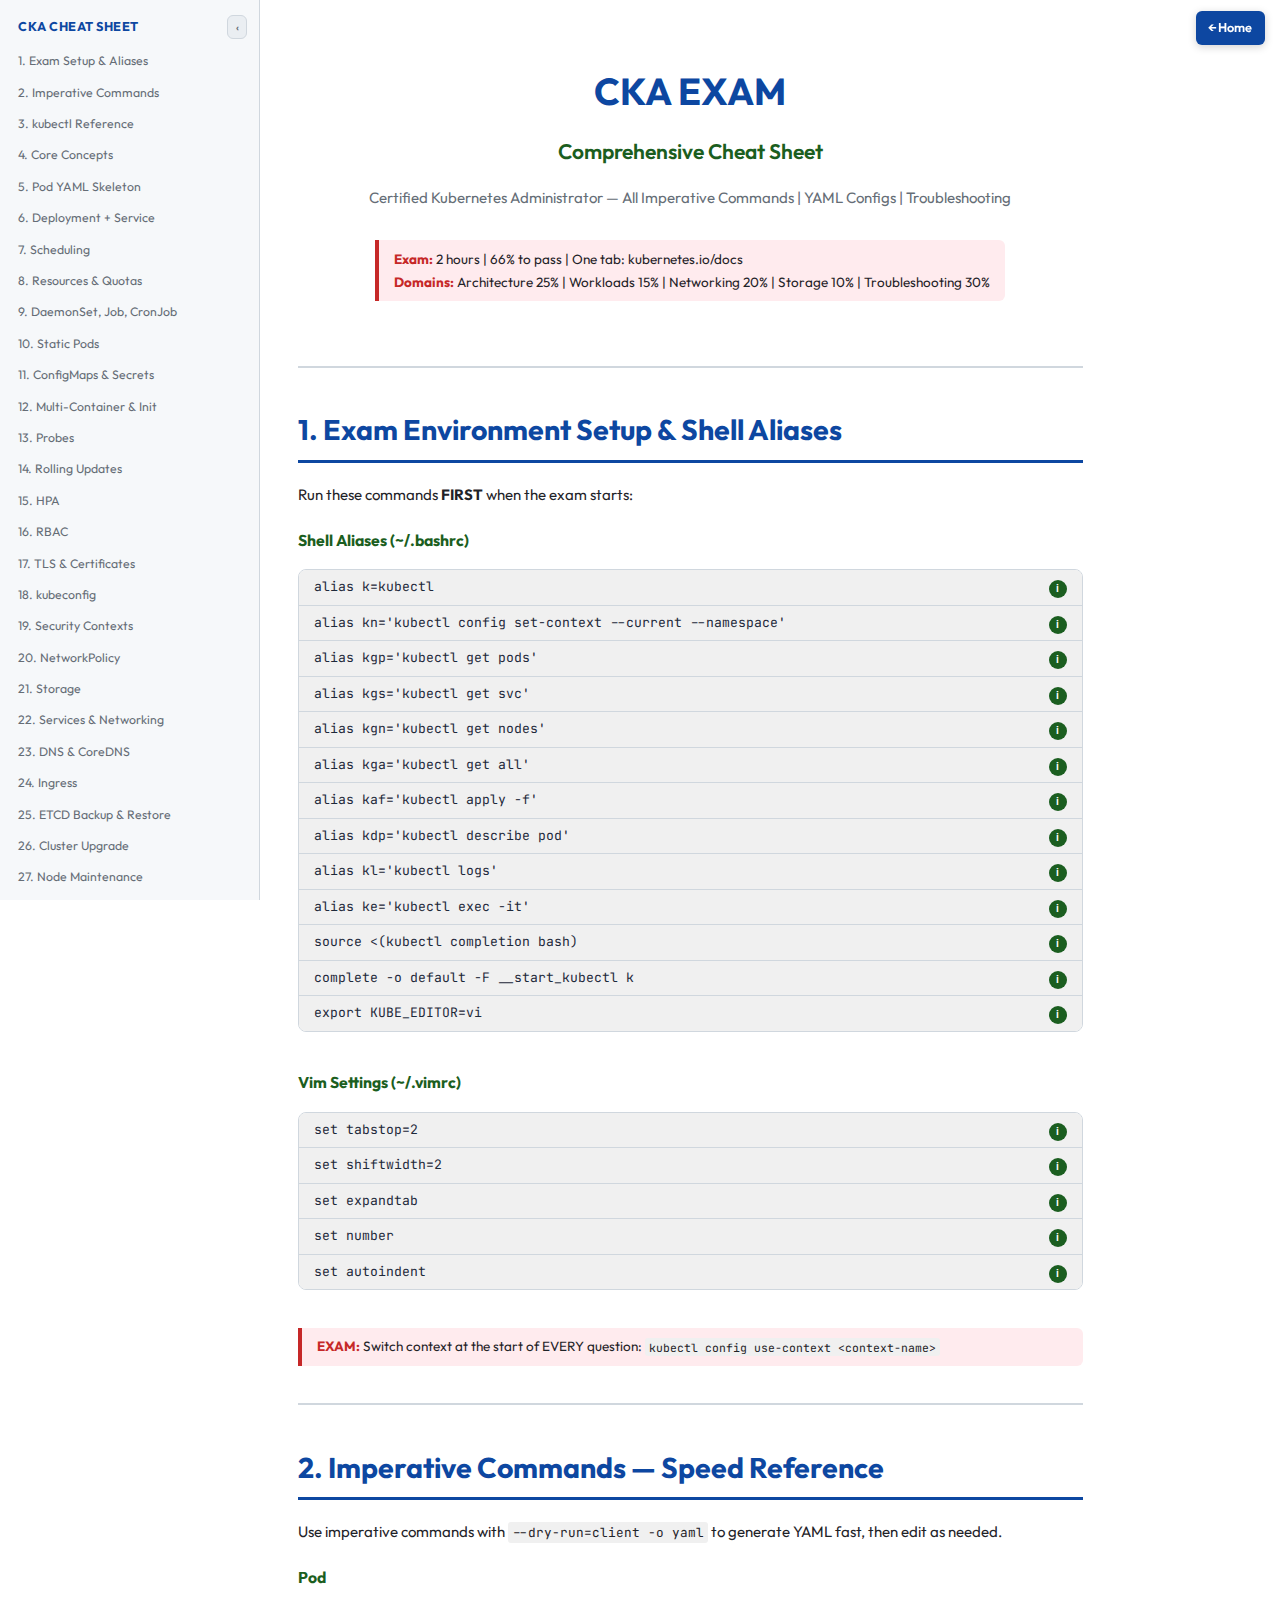
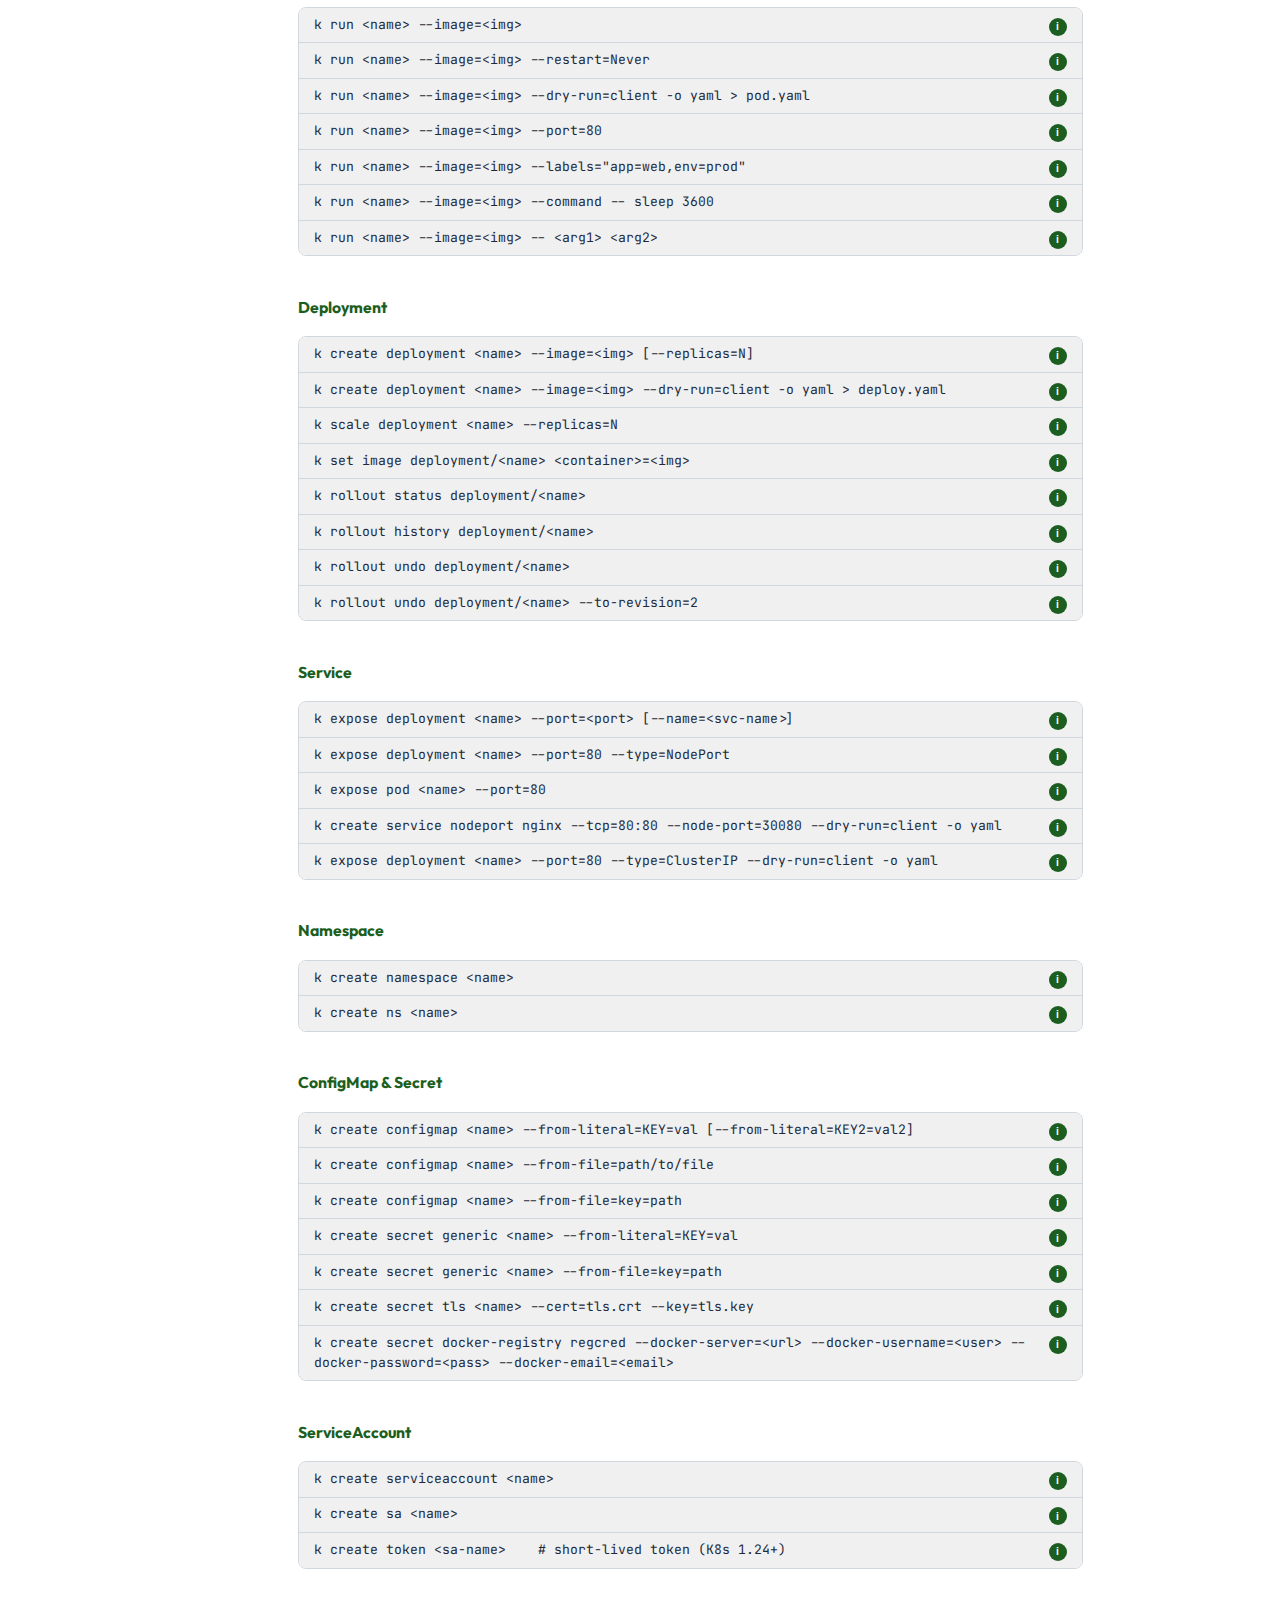
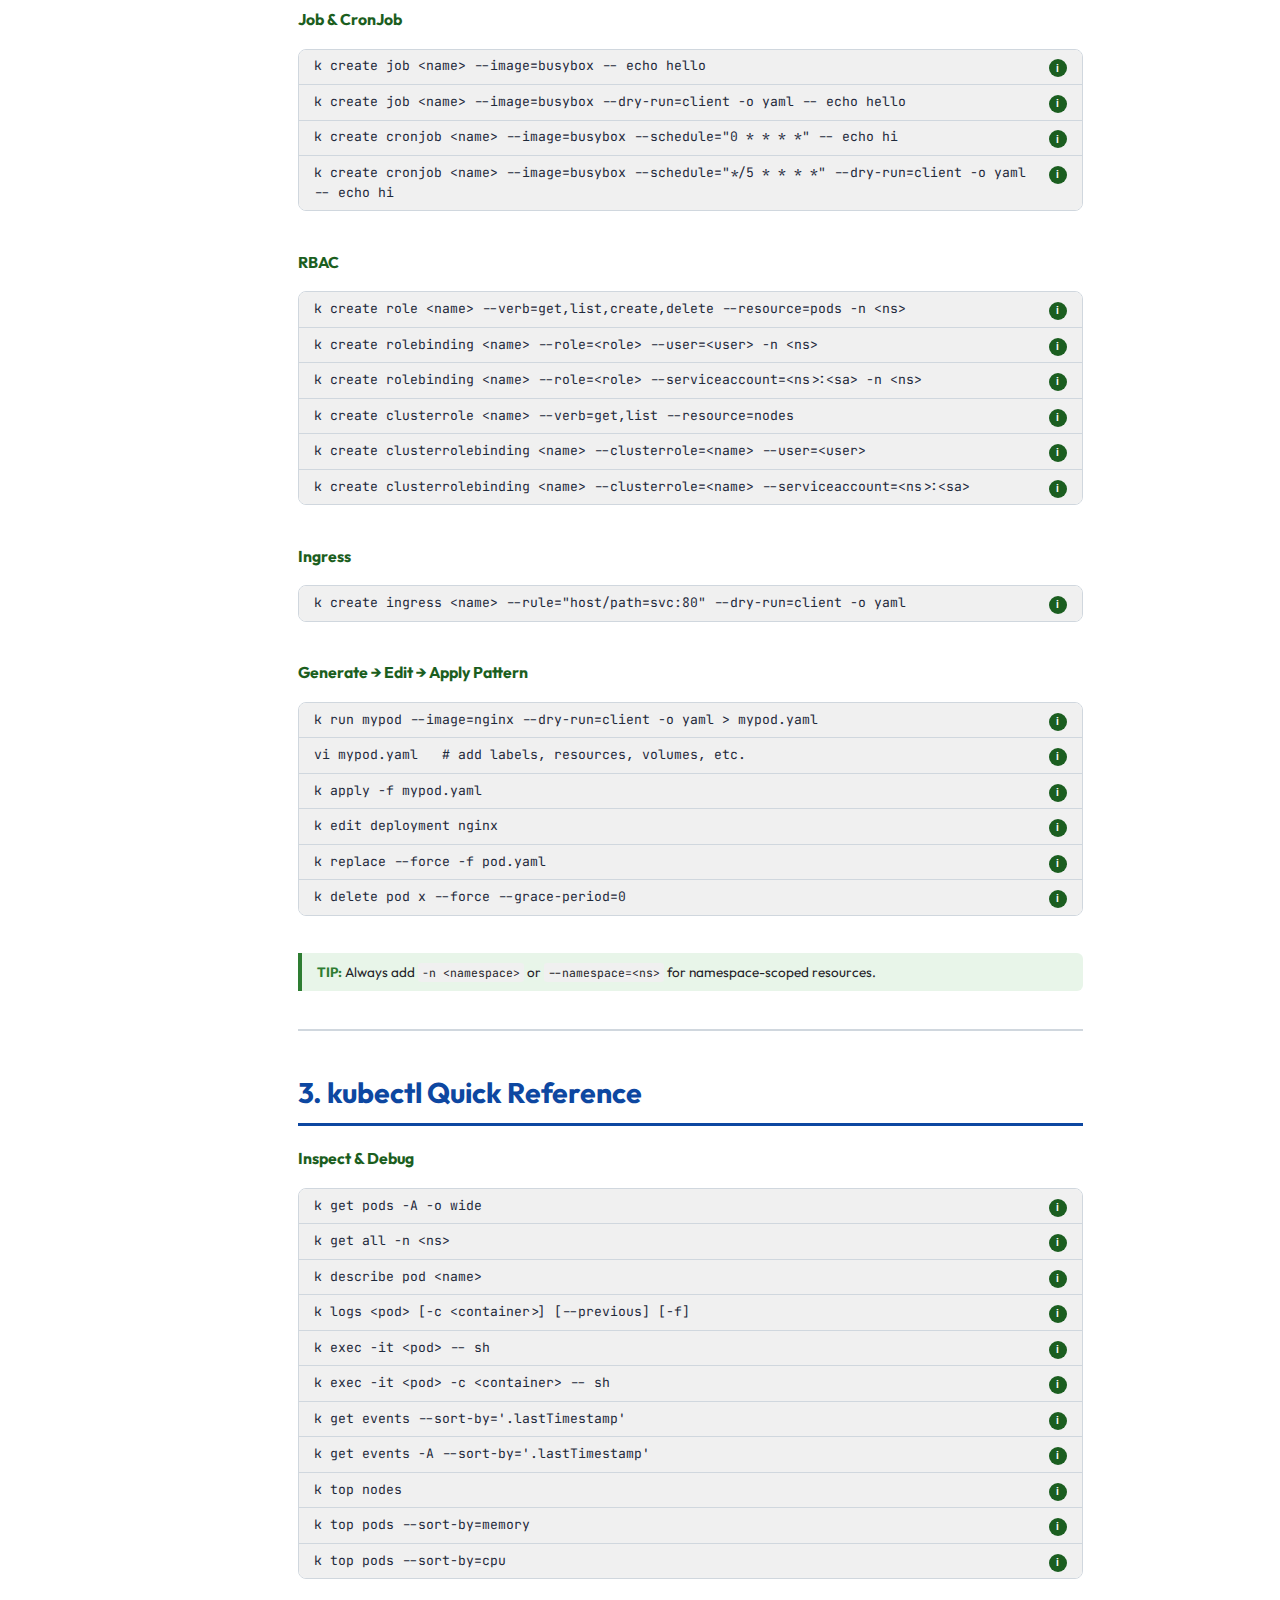
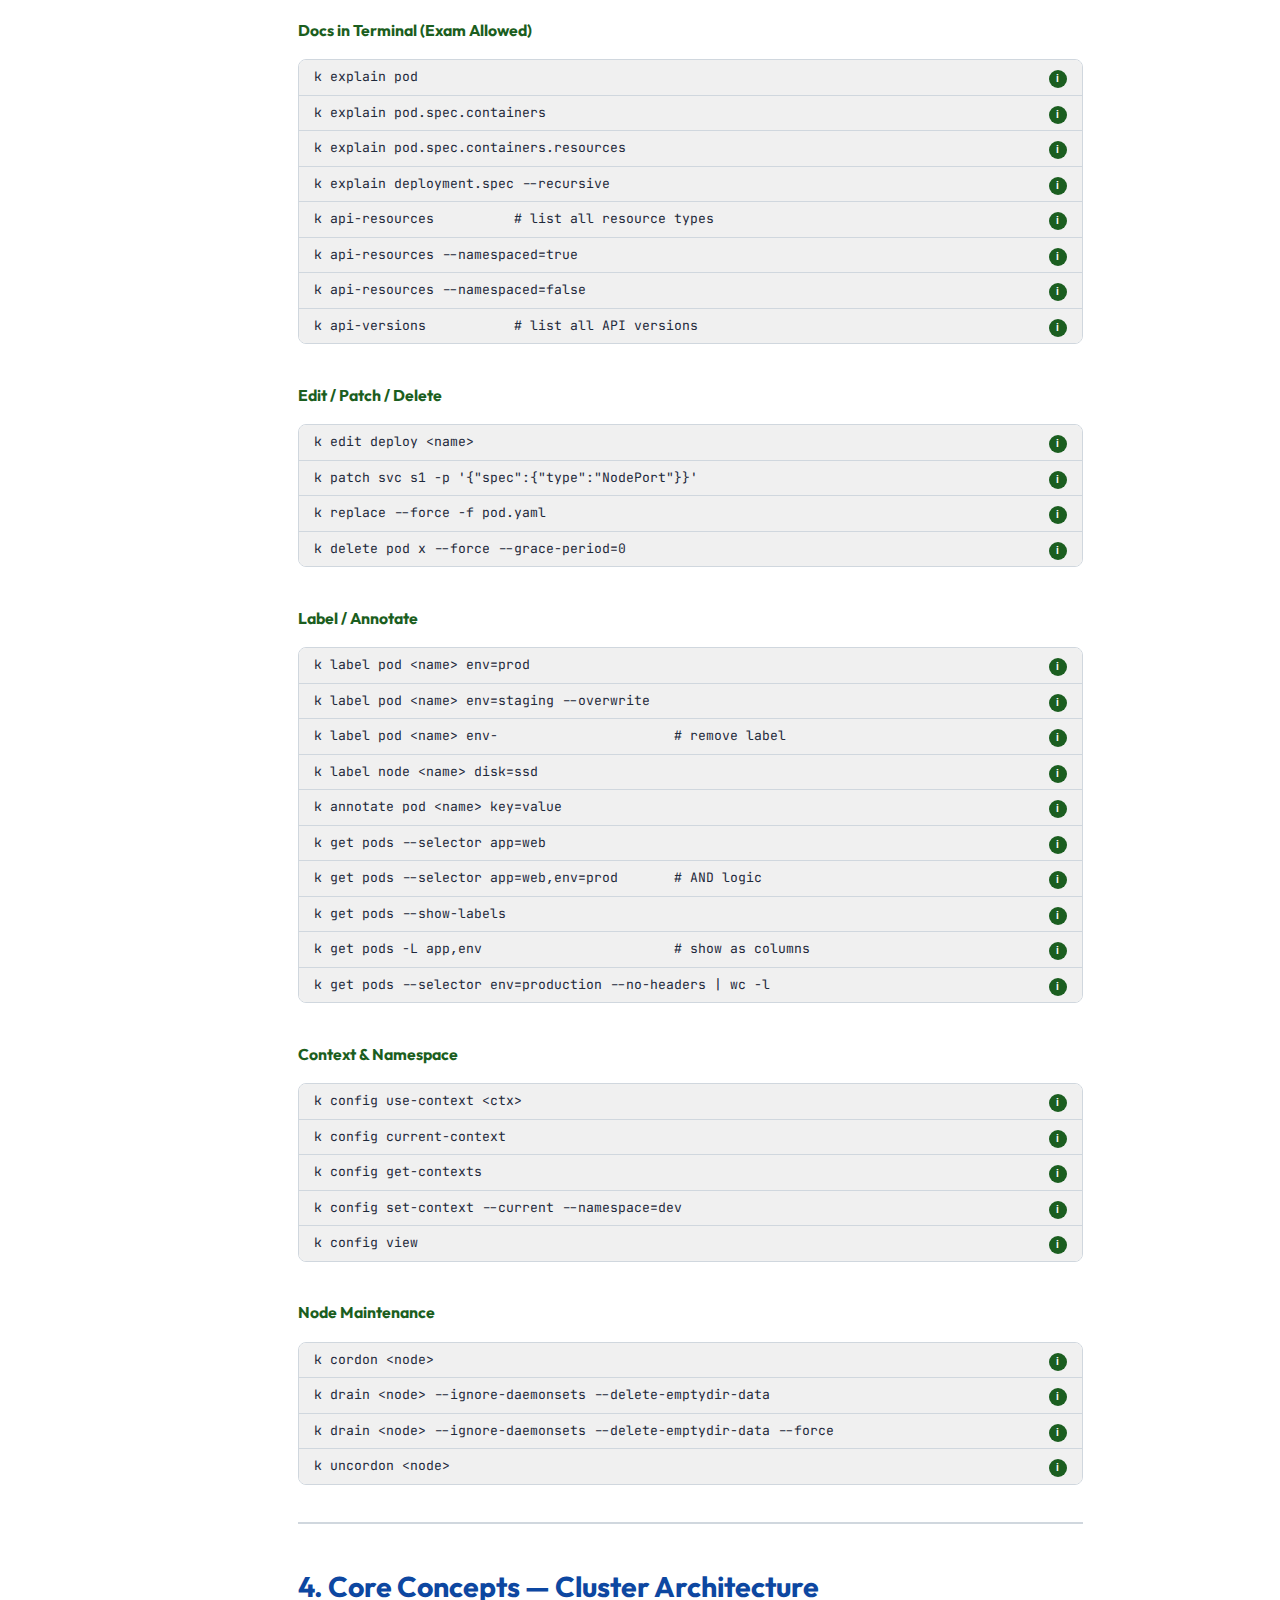
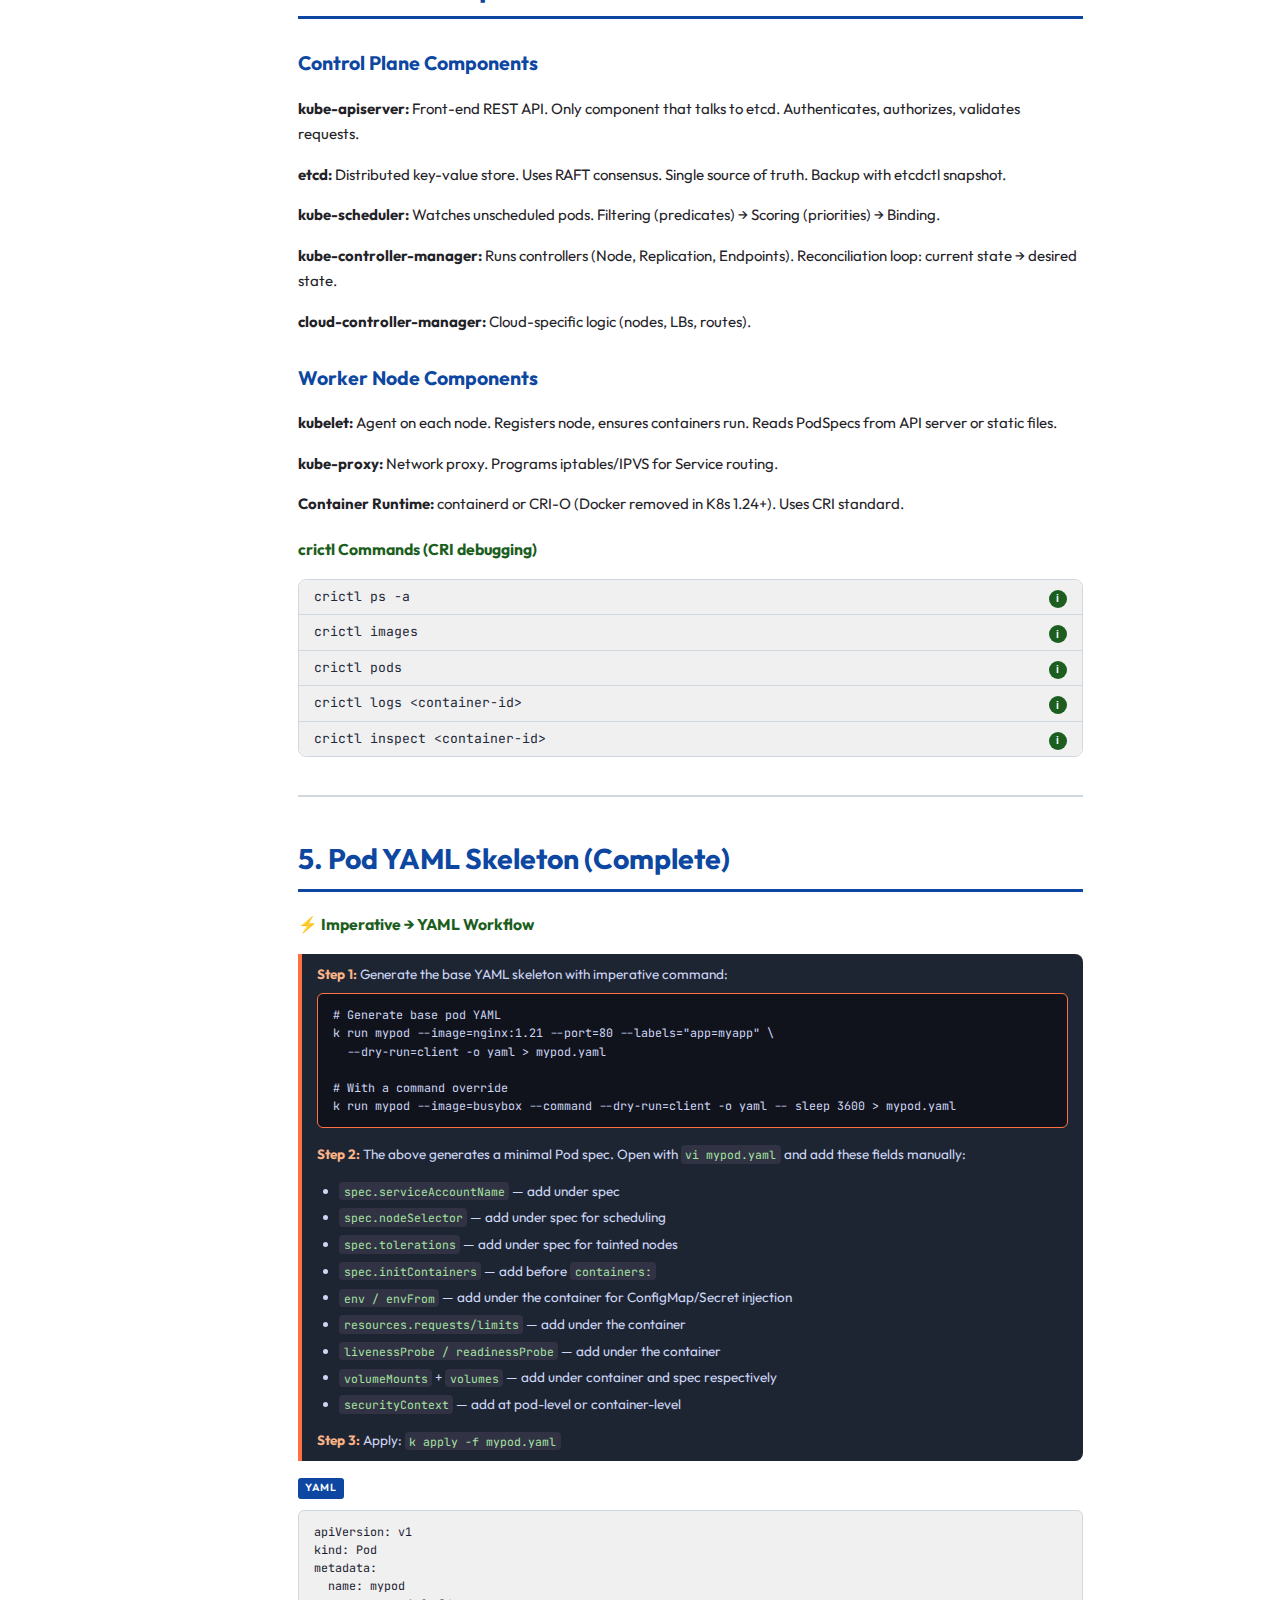
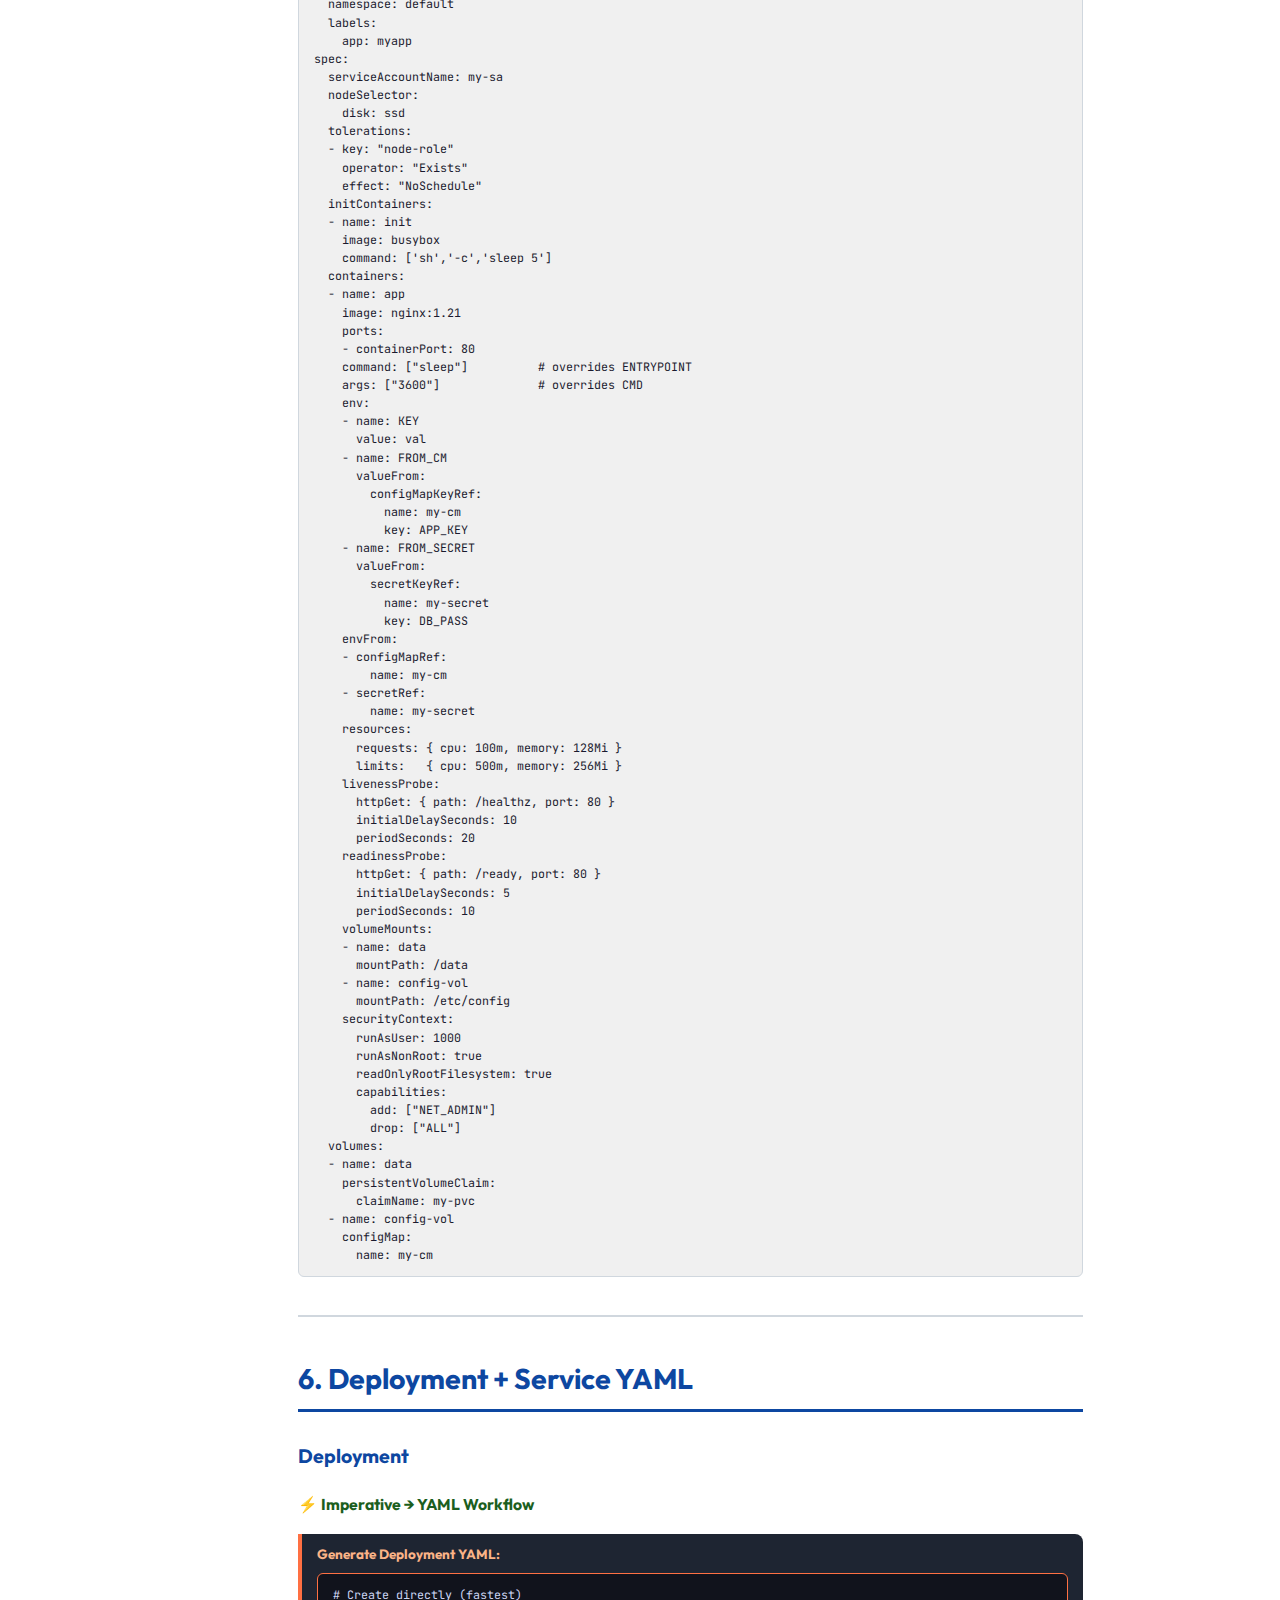
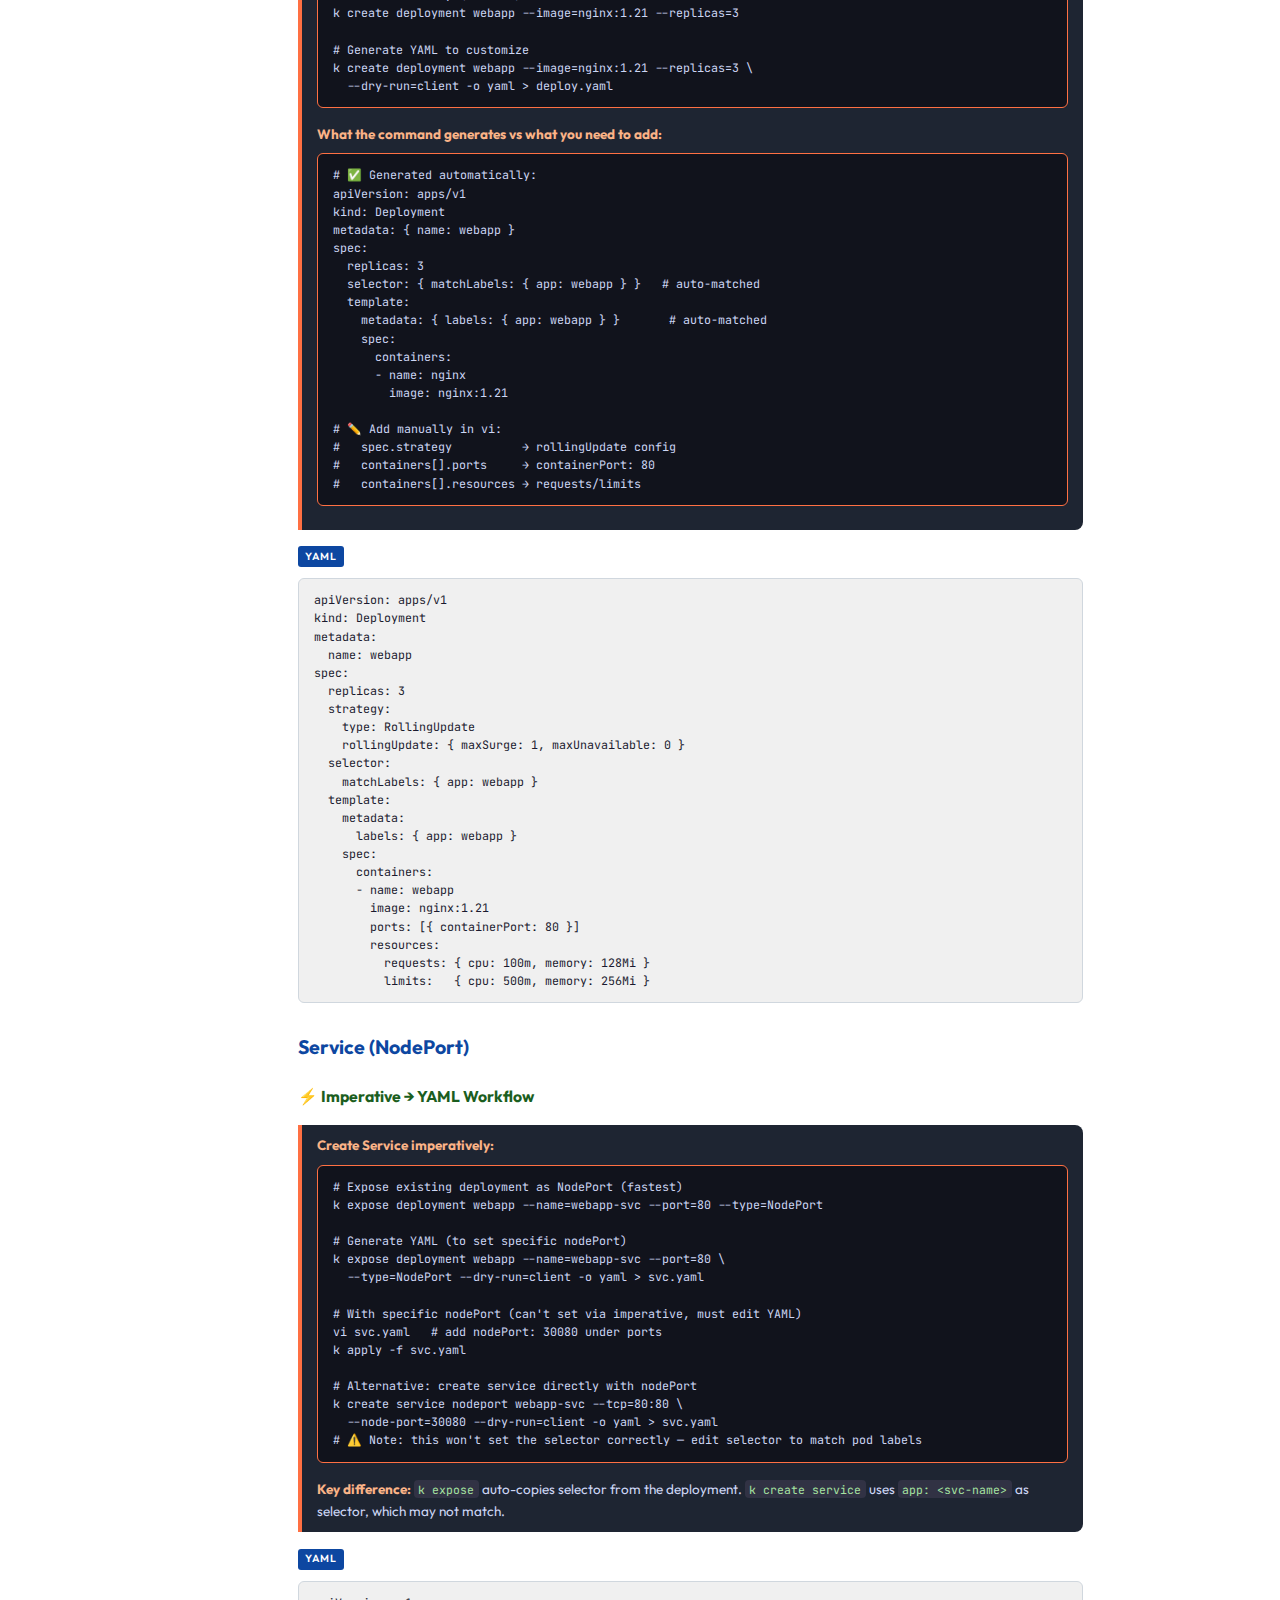
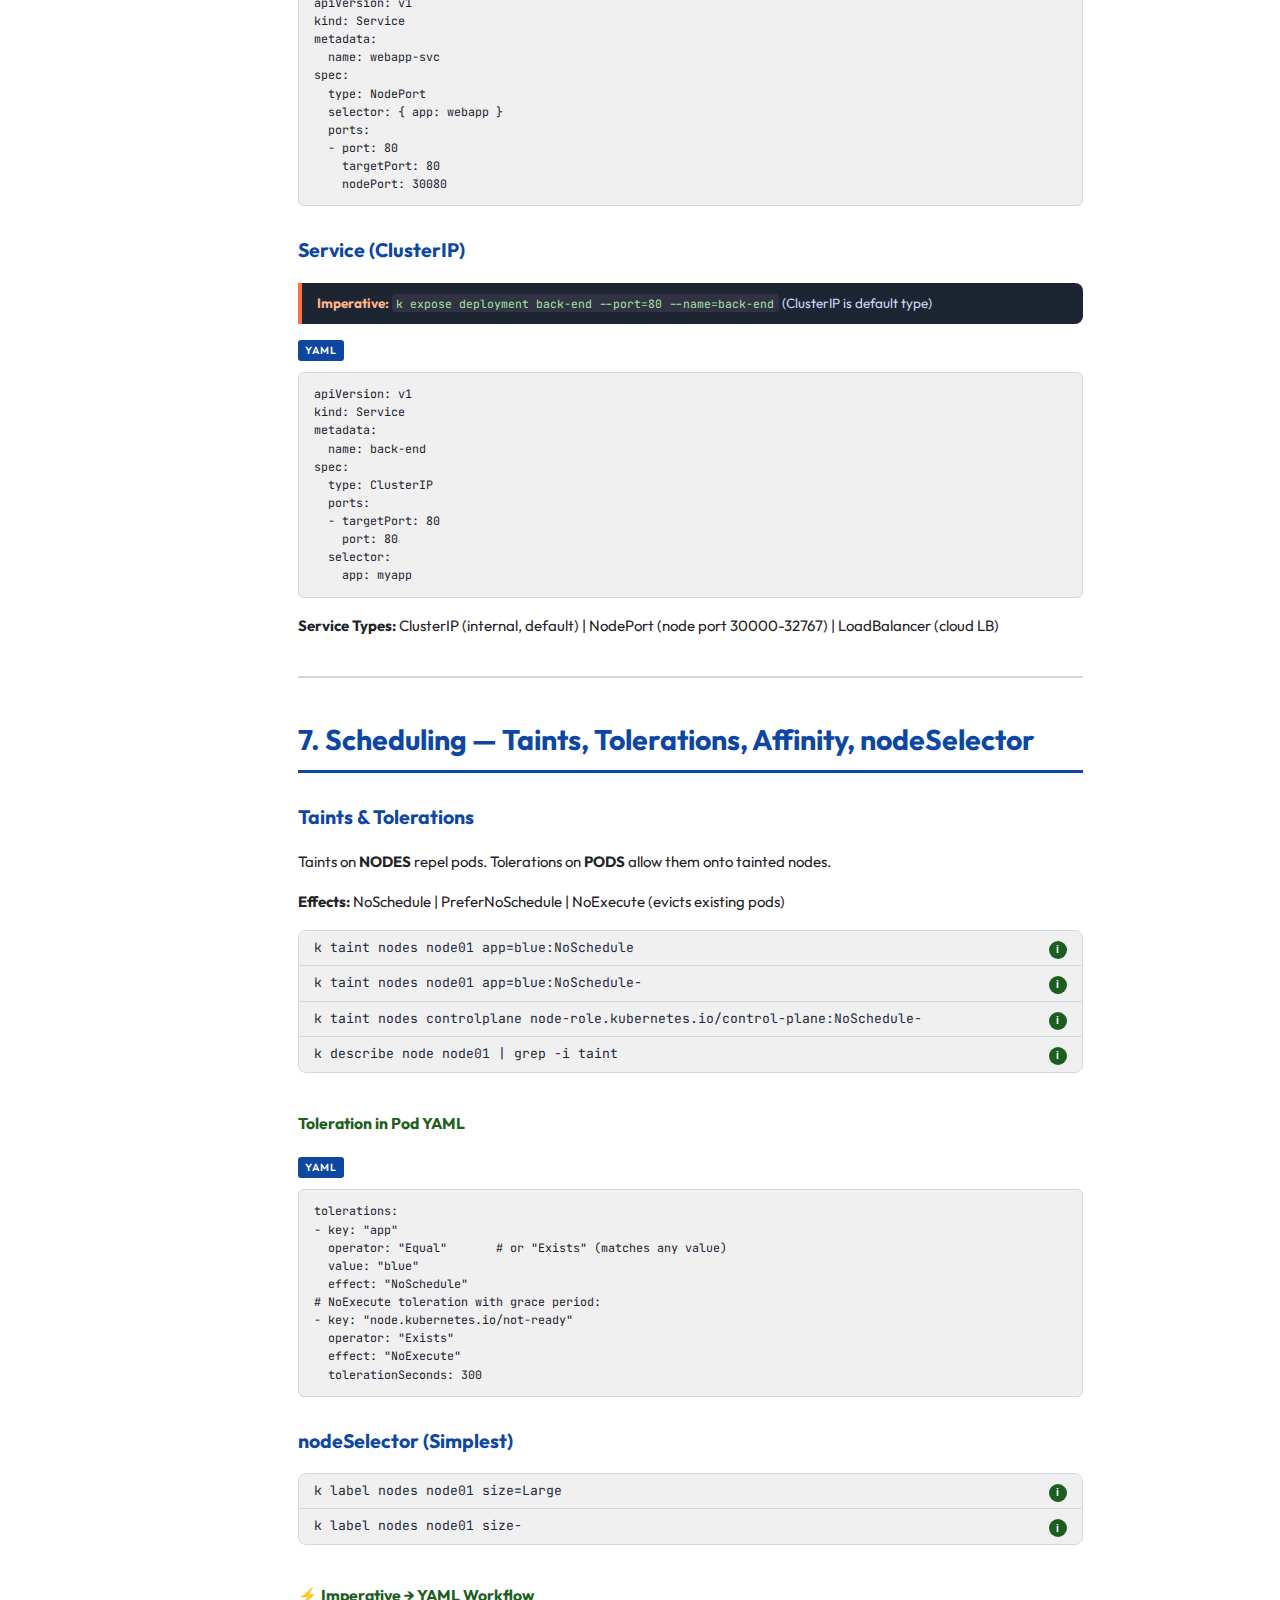
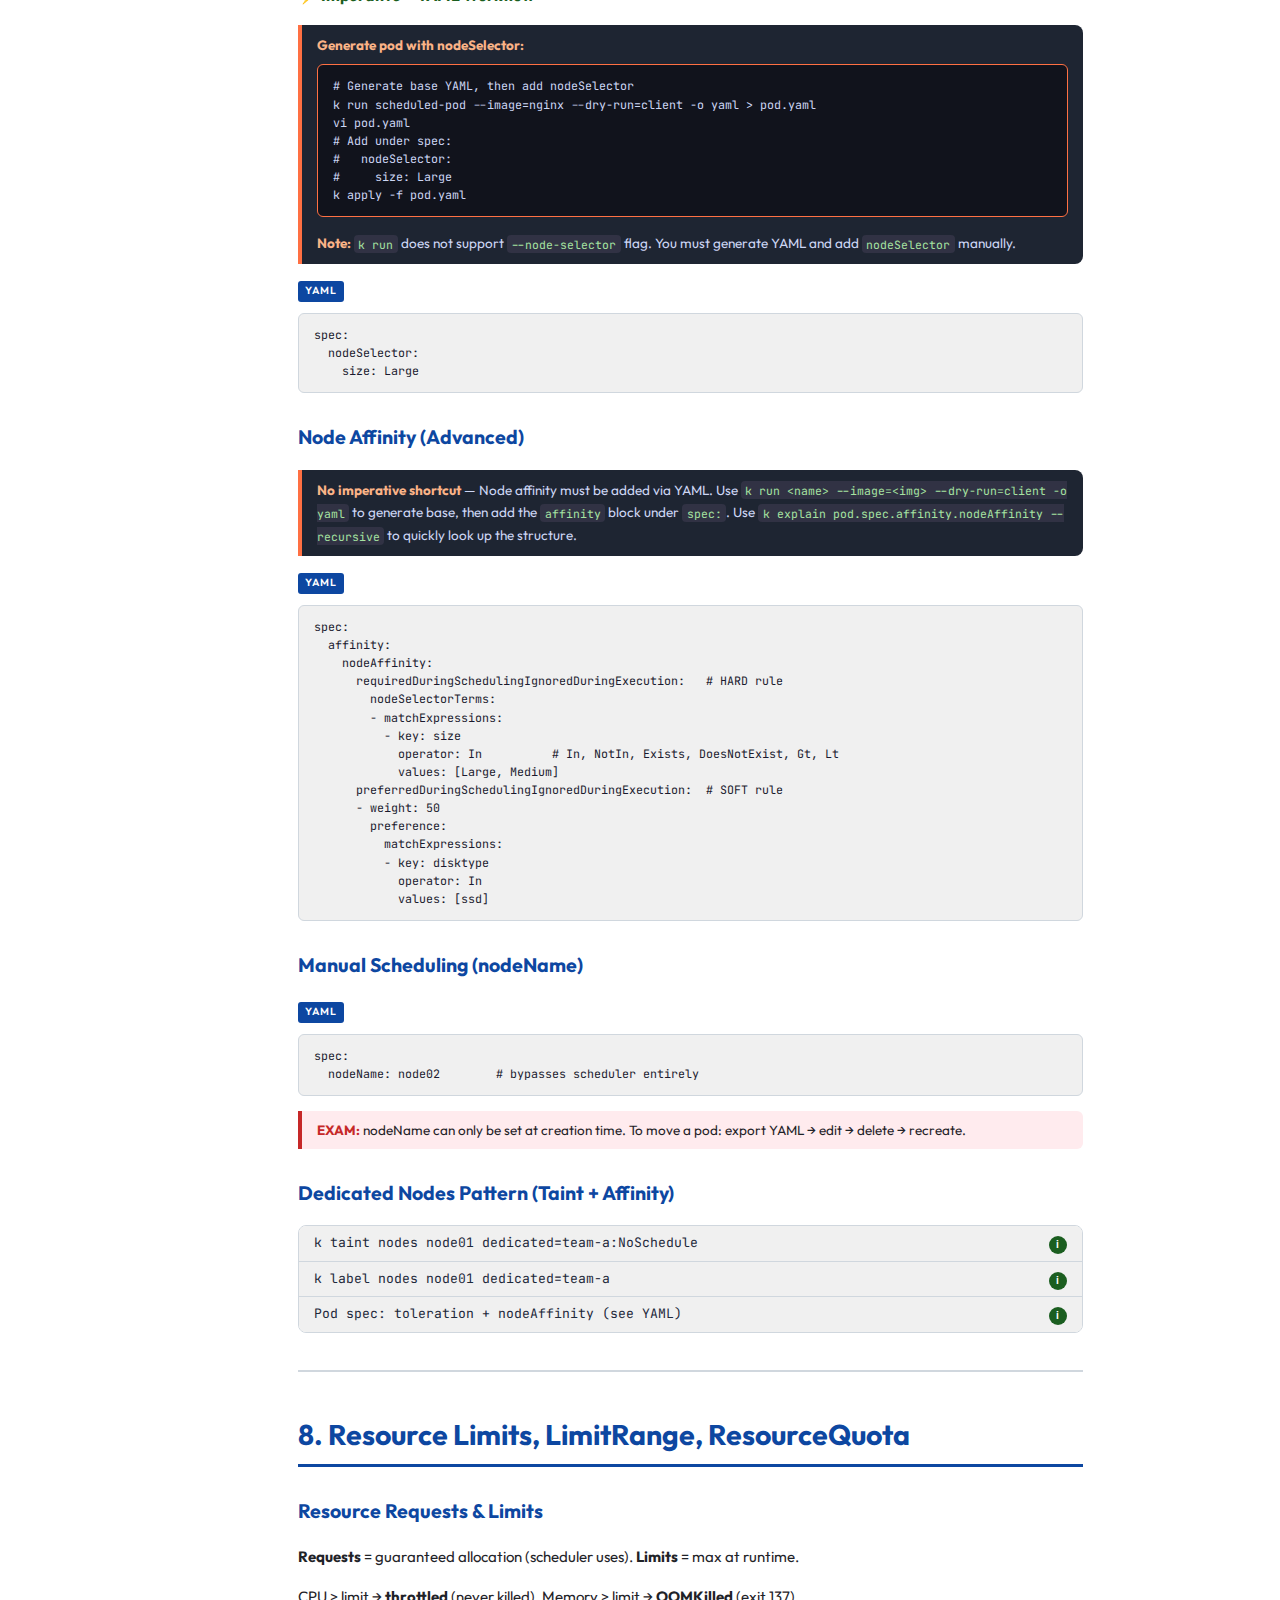
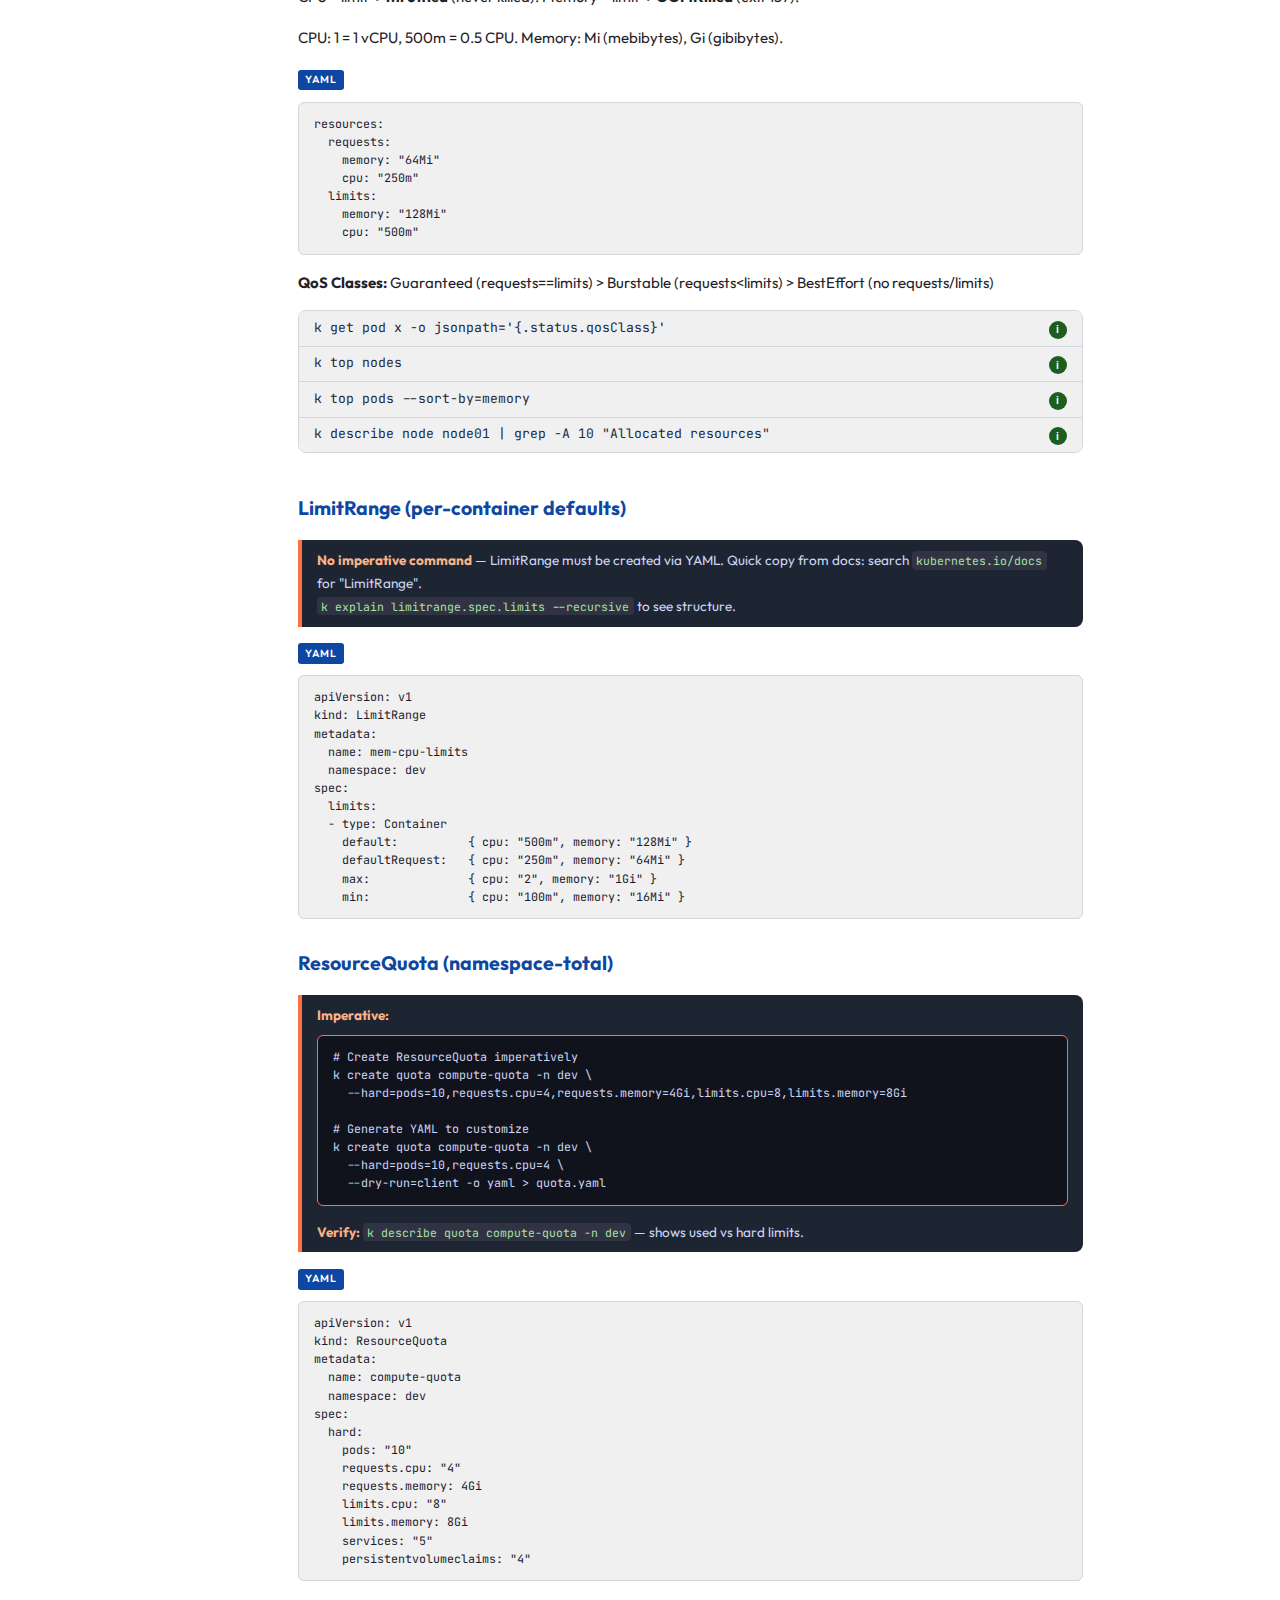
<file: cka.html>
<!DOCTYPE html>
<html lang="en">

<head>
  <meta charset="UTF-8">
  <meta name="viewport" content="width=device-width, initial-scale=1.0">
  <title>CKA Exam — Comprehensive Cheat Sheet</title>
  <link rel="preconnect" href="https://fonts.googleapis.com">
  <link
    href="https://fonts.googleapis.com/css2?family=Outfit:wght@300;400;500;600;700&family=JetBrains+Mono:wght@400;500&display=swap"
    rel="stylesheet">
  <style>
    :root {
      --bg: #ffffff;
      --surface: #f6f8fa;
      --surface2: #eaeef2;
      --text: #1f2328;
      --text-muted: #656d76;
      --accent: #0d47a1;
      --accent2: #1b5e20;
      --border: #d0d7de;
      --code-bg: #f0f0f0;
      --nav-width: 260px;
      --content-max: 860px;
      --warn: #c62828;
      --tip: #2e7d32;
    }

    *,
    *::before,
    *::after {
      box-sizing: border-box;
    }

    html {
      font-size: 15px;
      scroll-behavior: smooth;
    }

    body {
      margin: 0;
      font-family: 'Outfit', -apple-system, BlinkMacSystemFont, sans-serif;
      background: var(--bg);
      color: var(--text);
      line-height: 1.7;
      display: flex;
      min-height: 100vh;
    }

    /* ── Sidebar Nav ── */
    nav {
      position: fixed;
      top: 0;
      left: 0;
      bottom: 0;
      width: var(--nav-width);
      background: var(--surface);
      border-right: 1px solid var(--border);
      overflow-y: auto;
      overflow-x: hidden;
      padding: 1rem 0;
      z-index: 100;
      transition: width 0.25s ease, min-width 0.25s ease, padding 0.25s ease, opacity 0.2s ease, border 0.25s ease;
    }

    body.cka-nav-hidden nav {
      width: 0 !important;
      min-width: 0 !important;
      padding: 0 !important;
      opacity: 0;
      pointer-events: none;
      border-right: none;
    }

    /* ── Nav header row (title + hide button) ── */
    .cka-nav-header {
      display: flex;
      align-items: center;
      justify-content: space-between;
      padding: 0 0.8rem 0 1.2rem;
      margin-bottom: 0.5rem;
    }

    .cka-nav-header h2 {
      padding: 0;
      margin: 0;
    }

    #cka-nav-toggle {
      flex-shrink: 0;
      display: inline-flex;
      align-items: center;
      gap: 0.25rem;
      background: var(--surface2);
      border: 1px solid var(--border);
      border-radius: 6px;
      padding: 0.25rem 0.5rem;
      font-size: 0.7rem;
      font-weight: 600;
      color: var(--text-muted);
      cursor: pointer;
      font-family: 'Outfit', sans-serif;
      white-space: nowrap;
      transition: background 0.15s, color 0.15s, border-color 0.15s;
    }

    #cka-nav-toggle:hover {
      background: var(--accent);
      color: #fff;
      border-color: var(--accent);
    }

    /* ── Floating "Show Nav" button (visible when nav is hidden) ── */
    #cka-nav-show {
      display: none;
      position: fixed;
      top: 0.75rem;
      left: 0.75rem;
      z-index: 9998;
      background: var(--accent);
      color: #fff;
      border: none;
      border-radius: 6px;
      padding: 0.4rem 0.75rem;
      font-size: 0.82rem;
      font-weight: 600;
      cursor: pointer;
      font-family: 'Outfit', sans-serif;
      box-shadow: 0 2px 8px rgba(0,0,0,0.2);
      transition: background 0.15s;
    }

    #cka-nav-show:hover { background: #1565c0; }

    body.cka-nav-hidden #cka-nav-show { display: inline-flex; align-items: center; gap: 0.35rem; }

    nav h2 {
      font-size: .85rem;
      font-weight: 700;
      color: var(--accent);
      padding: 0 1.2rem;
      margin: 0 0 .5rem;
      letter-spacing: .5px;
      text-transform: uppercase;
    }

    nav a {
      display: block;
      padding: .35rem 1.2rem;
      font-size: .82rem;
      color: var(--text-muted);
      text-decoration: none;
      transition: .15s;
    }

    nav a:hover,
    nav a.active {
      color: var(--accent);
      background: var(--surface2);
      font-weight: 500;
    }

    /* ── Main Content ── */
    main {
      margin-left: var(--nav-width);
      flex: 1;
      max-width: var(--content-max);
      padding: 2rem 2.5rem 4rem;
      transition: margin-left 0.25s ease;
    }

    body.cka-nav-hidden main {
      margin-left: 0;
    }

    h1 {
      font-size: 1.9rem;
      font-weight: 700;
      color: var(--accent);
      border-bottom: 3px solid var(--accent);
      padding-bottom: .4rem;
      margin-top: 2.5rem;
    }

    h2 {
      font-size: 1.3rem;
      color: var(--accent);
      margin-top: 1.8rem;
    }

    h3 {
      font-size: 1.05rem;
      color: var(--accent2);
      margin-top: 1.3rem;
    }

    pre {
      background: var(--code-bg);
      border: 1px solid var(--border);
      border-radius: 6px;
      padding: .8rem 1rem;
      overflow-x: auto;
      font-family: 'JetBrains Mono', 'Consolas', monospace;
      font-size: .78rem;
      line-height: 1.55;
      color: #1a1a2e;
      margin: .5rem 0 1rem;
    }

    code {
      font-family: 'JetBrains Mono', 'Consolas', monospace;
      background: var(--code-bg);
      padding: .15em .35em;
      border-radius: 3px;
      font-size: .85em;
    }

    pre code {
      background: none;
      padding: 0;
      font-size: inherit;
    }

    .tip,
    .exam-note {
      border-left: 4px solid;
      padding: .5rem 1rem;
      margin: .8rem 0;
      border-radius: 0 6px 6px 0;
      font-size: .9rem;
    }

    .tip {
      border-color: var(--tip);
      background: #e8f5e9;
    }

    .exam-note {
      border-color: var(--warn);
      background: #ffebee;
    }

    .tip strong {
      color: var(--tip);
    }

    .exam-note strong {
      color: var(--warn);
    }

    ul {
      padding-left: 1.5rem;
    }

    li {
      margin-bottom: .25rem;
    }

    .yaml-label {
      display: inline-block;
      background: var(--accent);
      color: #fff;
      font-size: .7rem;
      padding: .1rem .5rem;
      border-radius: 3px;
      margin-bottom: .25rem;
      font-weight: 600;
      letter-spacing: .5px;
    }

    .imp-label {
      display: inline-block;
      background: #d84315;
      color: #fff;
      font-size: .7rem;
      padding: .1rem .5rem;
      border-radius: 3px;
      margin-bottom: .25rem;
      font-weight: 600;
      letter-spacing: .5px;
    }

    .imp-block {
      border-left: 4px solid #ff7043;
      background: #1e2532;
      padding: .6rem 1rem;
      margin: .8rem 0;
      border-radius: 0 8px 8px 0;
      font-size: .9rem;
      color: #cdd6f4;
    }

    .imp-block strong {
      color: #fab387;
    }

    .imp-block p,
    .imp-block li {
      color: #cdd6f4;
    }

    .imp-block code {
      background: #313244;
      color: #a6e3a1;
      border-radius: 4px;
      padding: .15em .4em;
    }

    .imp-block pre {
      background: #11131c;
      border-color: #ff7043;
      color: #cdd6f4;
    }

    .imp-block pre code {
      background: none;
      color: inherit;
      padding: 0;
    }

    hr {
      border: none;
      border-top: 2px solid var(--border);
      margin: 2.5rem 0;
    }

    /* ── Print Styles ── */
    @media print {
      nav {
        display: none;
      }

      main {
        margin-left: 0;
        max-width: 100%;
        padding: .5cm;
      }

      h1 {
        page-break-before: always;
      }

      h1:first-of-type {
        page-break-before: avoid;
      }

      pre {
        font-size: 7pt;
        break-inside: avoid;
      }

      body {
        font-size: 9pt;
      }
    }

    /* ── Responsive ── */
    @media (max-width: 900px) {
      nav {
        display: none;
      }

      main {
        margin-left: 0;
        padding: 1rem;
      }
    }

    /* ── Imperative Command Tooltip Tables ── */
    .cmd-table {
      border: 1px solid var(--border);
      border-radius: 8px;
      overflow: visible;
      margin: 0.75rem 0 2.5rem;
    }
    .cmd-row {
      display: flex;
      align-items: flex-start;
      justify-content: space-between;
      padding: 0.45rem 1rem;
      border-bottom: 1px solid var(--border);
      background: var(--code-bg);
      transition: background 0.15s;
      gap: 0.75rem;
    }
    .cmd-row:first-child { border-radius: 7px 7px 0 0; }
    .cmd-row:last-child { border-bottom: none; border-radius: 0 0 7px 7px; }
    .cmd-row:only-child { border-radius: 7px; }
    .cmd-row:hover { background: var(--surface2); }
    .cmd-row code {
      background: none;
      padding: 0;
      flex: 1;
      font-family: 'JetBrains Mono', monospace;
      font-size: 0.875rem;
      line-height: 1.55;
      white-space: pre-wrap;
      overflow-wrap: break-word;
      color: #1e293b;
    }
    .tip-icon {
      flex-shrink: 0;
      width: 18px;
      height: 18px;
      border-radius: 50%;
      background: var(--accent2);
      color: white;
      font-size: 0.68rem;
      font-family: sans-serif;
      font-weight: 700;
      display: inline-flex;
      align-items: center;
      justify-content: center;
      margin-top: 3px;
      cursor: help;
      position: relative;
      user-select: none;
    }
    .tip-icon::after {
      content: attr(data-tip);
      position: absolute;
      right: 0;
      top: calc(100% + 7px);
      background: #1e293b;
      color: #e2e8f0;
      font-size: 0.8rem;
      font-family: 'Outfit', sans-serif;
      font-weight: 400;
      line-height: 1.6;
      padding: 0.65rem 1rem;
      border-radius: 8px;
      width: 300px;
      white-space: normal;
      z-index: 1000;
      box-shadow: 0 4px 20px rgba(0,0,0,0.3);
      pointer-events: none;
      opacity: 0;
      transform: translateY(-4px);
      transition: opacity 0.18s, transform 0.18s;
    }
    .tip-icon:hover::after {
      opacity: 1;
      transform: translateY(0);
    }
  </style>
</head>

<body>

  <!-- ═══════════ BACK TO HOME (fixed top-right) ═══════════ -->
  <a href="index.html"
    style="position:fixed;top:0.75rem;right:1rem;z-index:9999;background:var(--accent);color:#fff;text-decoration:none;padding:0.4rem 0.85rem;border-radius:6px;font-family:'Outfit',sans-serif;font-size:0.85rem;font-weight:600;box-shadow:0 2px 8px rgba(0,0,0,0.18);display:inline-flex;align-items:center;gap:0.35rem;">&larr;
    Home</a>

  <!-- ═══════════ SIDEBAR NAV ═══════════ -->
  <nav>
    <div class="cka-nav-header">
      <h2>CKA Cheat Sheet</h2>
      <button id="cka-nav-toggle" title="Collapse sidebar">&#8249;</button>
    </div>
    <a href="#setup">1. Exam Setup & Aliases</a>
    <a href="#imperative">2. Imperative Commands</a>
    <a href="#kubectl-ref">3. kubectl Reference</a>
    <a href="#core">4. Core Concepts</a>
    <a href="#pod-yaml">5. Pod YAML Skeleton</a>
    <a href="#deploy-svc">6. Deployment + Service</a>
    <a href="#scheduling">7. Scheduling</a>
    <a href="#resources">8. Resources & Quotas</a>
    <a href="#ds-job">9. DaemonSet, Job, CronJob</a>
    <a href="#static-pods">10. Static Pods</a>
    <a href="#cm-secret">11. ConfigMaps & Secrets</a>
    <a href="#multi-container">12. Multi-Container & Init</a>
    <a href="#probes">13. Probes</a>
    <a href="#rollouts">14. Rolling Updates</a>
    <a href="#hpa">15. HPA</a>
    <a href="#rbac">16. RBAC</a>
    <a href="#tls-csr">17. TLS & Certificates</a>
    <a href="#kubeconfig">18. kubeconfig</a>
    <a href="#security-ctx">19. Security Contexts</a>
    <a href="#netpol">20. NetworkPolicy</a>
    <a href="#storage">21. Storage</a>
    <a href="#networking">22. Services & Networking</a>
    <a href="#dns">23. DNS & CoreDNS</a>
    <a href="#ingress">24. Ingress</a>
    <a href="#etcd">25. ETCD Backup & Restore</a>
    <a href="#upgrade">26. Cluster Upgrade</a>
    <a href="#node-maint">27. Node Maintenance</a>
    <a href="#pdb">28. PDB</a>
    <a href="#troubleshoot">29. Troubleshooting</a>
    <a href="#jsonpath">30. JSONPath & Output</a>
    <a href="#helm">31. Helm</a>
    <a href="#kustomize">32. Kustomize</a>
    <a href="#kubeadm">33. kubeadm Install</a>
    <a href="#crd">34. CRDs & Operators</a>
    <a href="#practice">35. Practice Scenarios</a>
    <a href="#exam-tips">36. Exam Tips</a>
  </nav>

  <!-- ═══════════ SHOW NAV BUTTON (visible when sidebar is hidden) ═══════════ -->
  <button id="cka-nav-show" title="Show navigation">&#9776;</button>

  <!-- ═══════════ MAIN CONTENT ═══════════ -->
  <main>

    <!-- TITLE -->
    <div style="text-align:center; padding: 2rem 0 1rem;">
      <h1 style="border:none; font-size:2.5rem; margin:0;">CKA EXAM</h1>
      <p style="font-size:1.4rem; color:var(--accent2); font-weight:600; margin:.3rem 0;">Comprehensive Cheat Sheet</p>
      <p style="color:var(--text-muted);">Certified Kubernetes Administrator &mdash; All Imperative Commands | YAML
        Configs | Troubleshooting</p>
      <div class="exam-note" style="display:inline-block; text-align:left; margin-top:1rem;">
        <strong>Exam:</strong> 2 hours | 66% to pass | One tab: kubernetes.io/docs<br>
        <strong>Domains:</strong> Architecture 25% | Workloads 15% | Networking 20% | Storage 10% | Troubleshooting 30%
      </div>
    </div>

    <hr>

    <!-- ═══════════════════════════════════════════ -->
    <h1 id="setup">1. Exam Environment Setup &amp; Shell Aliases</h1>
    <p>Run these commands <strong>FIRST</strong> when the exam starts:</p>

    <h3>Shell Aliases (~/.bashrc)</h3>
    <div class="cmd-table">
      <div class="cmd-row"><code>alias k=kubectl</code><span class="tip-icon" data-tip="Master alias for kubectl. Saves keystrokes on every command. Type 'k' instead of 'kubectl' throughout the exam.">i</span></div>
      <div class="cmd-row"><code>alias kn='kubectl config set-context --current --namespace'</code><span class="tip-icon" data-tip="Quick namespace switch. Usage: kn &lt;namespace&gt;. Sets default namespace for all subsequent commands without -n flag.">i</span></div>
      <div class="cmd-row"><code>alias kgp='kubectl get pods'</code><span class="tip-icon" data-tip="Fast pod listing. Shows all pods in current namespace with status, restarts, and ready state. Add -A for all namespaces.">i</span></div>
      <div class="cmd-row"><code>alias kgs='kubectl get svc'</code><span class="tip-icon" data-tip="Lists all Services in current namespace with cluster IPs, external IPs, and ports. Useful for quick service endpoint checks.">i</span></div>
      <div class="cmd-row"><code>alias kgn='kubectl get nodes'</code><span class="tip-icon" data-tip="Lists all worker nodes with their status (Ready/NotReady), roles, and age. Add -o wide for IP addresses and container runtime.">i</span></div>
      <div class="cmd-row"><code>alias kga='kubectl get all'</code><span class="tip-icon" data-tip="Shows all resources (pods, services, deployments, etc.) in current namespace at a glance. Useful for quick cluster overview.">i</span></div>
      <div class="cmd-row"><code>alias kaf='kubectl apply -f'</code><span class="tip-icon" data-tip="Quickly apply YAML files. Usage: kaf &lt;file.yaml&gt;. Idempotent — safe to run multiple times.">i</span></div>
      <div class="cmd-row"><code>alias kdp='kubectl describe pod'</code><span class="tip-icon" data-tip="Detailed pod inspection showing spec, status, events, and errors. Essential for debugging pod failures on the exam.">i</span></div>
      <div class="cmd-row"><code>alias kl='kubectl logs'</code><span class="tip-icon" data-tip="View container logs. Usage: kl &lt;pod&gt; [&lt;container&gt;]. Add -f to tail (follow) logs in real time. Add -p for previous (crashed) container logs.">i</span></div>
      <div class="cmd-row"><code>alias ke='kubectl exec -it'</code><span class="tip-icon" data-tip="Execute interactive commands inside a pod. Usage: ke &lt;pod&gt; -- /bin/bash or /bin/sh. Essential for container debugging.">i</span></div>
      <div class="cmd-row"><code>source &lt;(kubectl completion bash)</code><span class="tip-icon" data-tip="Enables kubectl bash autocompletion. After running, press TAB to autocomplete resource names, flags, and subcommands. Must source this in ~/.bashrc.">i</span></div>
      <div class="cmd-row"><code>complete -o default -F __start_kubectl k</code><span class="tip-icon" data-tip="Extends autocompletion to the 'k' alias. Without this, TAB won't work after your alias. Run this after sourcing kubectl completion.">i</span></div>
      <div class="cmd-row"><code>export KUBE_EDITOR=vi</code><span class="tip-icon" data-tip="Sets default editor for 'kubectl edit' commands. vi is preferred on exam systems as it's always available. Change to nano if you prefer.">i</span></div>
    </div>

    <h3>Vim Settings (~/.vimrc)</h3>
    <div class="cmd-table">
      <div class="cmd-row"><code>set tabstop=2</code><span class="tip-icon" data-tip="Display tab characters as 2-space width. Essential for YAML editing where indentation must be exact (YAML uses 2-space indent).">i</span></div>
      <div class="cmd-row"><code>set shiftwidth=2</code><span class="tip-icon" data-tip="Auto-indent uses 2 spaces when you press Tab or use the &gt;&gt; command. Maintains YAML formatting requirements.">i</span></div>
      <div class="cmd-row"><code>set expandtab</code><span class="tip-icon" data-tip="Convert all Tab key presses into spaces instead of literal tab characters. Required for YAML — never mix tabs and spaces.">i</span></div>
      <div class="cmd-row"><code>set number</code><span class="tip-icon" data-tip="Display line numbers on the left margin. Helps navigate large YAML files and quickly find errors by line number.">i</span></div>
      <div class="cmd-row"><code>set autoindent</code><span class="tip-icon" data-tip="Automatically indent new lines to match the previous line's indentation. Speeds up YAML multi-line writing.">i</span></div>
    </div>

    <div class="exam-note"><strong>EXAM:</strong> Switch context at the start of EVERY question:
      <code>kubectl config use-context &lt;context-name&gt;</code>
    </div>

    <hr>

    <!-- ═══════════════════════════════════════════ -->
    <h1 id="imperative">2. Imperative Commands &mdash; Speed Reference</h1>
    <p>Use imperative commands with <code>--dry-run=client -o yaml</code> to generate YAML fast, then edit as needed.
    </p>

    <h3>Pod</h3>
    <div class="cmd-table">
      <div class="cmd-row"><code>k run &lt;name&gt; --image=&lt;img&gt;</code><span class="tip-icon" data-tip="Creates a Pod with default restart policy (Always). Kubernetes restarts the container on failure. Quick way to spin up a running pod.">i</span></div>
      <div class="cmd-row"><code>k run &lt;name&gt; --image=&lt;img&gt; --restart=Never</code><span class="tip-icon" data-tip="Creates a standalone Pod that does NOT restart on failure. Ideal for one-off debug tasks or exam quick tests.">i</span></div>
      <div class="cmd-row"><code>k run &lt;name&gt; --image=&lt;img&gt; --dry-run=client -o yaml &gt; pod.yaml</code><span class="tip-icon" data-tip="Generates Pod YAML without creating any resource. --dry-run=client is client-side only (no API call). Redirect &gt; saves to file so you can edit before applying.">i</span></div>
      <div class="cmd-row"><code>k run &lt;name&gt; --image=&lt;img&gt; --port=80</code><span class="tip-icon" data-tip="Declares containerPort 80 in the Pod spec. Does NOT create a Service or open a firewall rule — purely informational metadata.">i</span></div>
      <div class="cmd-row"><code>k run &lt;name&gt; --image=&lt;img&gt; --labels=&quot;app=web,env=prod&quot;</code><span class="tip-icon" data-tip="Attaches key=value labels to the Pod. Labels are used by Selectors, Services, NetworkPolicies, and scheduling rules to target specific pods.">i</span></div>
      <div class="cmd-row"><code>k run &lt;name&gt; --image=&lt;img&gt; --command -- sleep 3600</code><span class="tip-icon" data-tip="Overrides the container ENTRYPOINT (maps to spec.containers[].command). Everything after -- is the new command. Use to keep pods running for debugging.">i</span></div>
      <div class="cmd-row"><code>k run &lt;name&gt; --image=&lt;img&gt; -- &lt;arg1&gt; &lt;arg2&gt;</code><span class="tip-icon" data-tip="Passes arguments to the container's default ENTRYPOINT (maps to spec.containers[].args / Docker CMD). Does NOT override the entrypoint itself.">i</span></div>
    </div>

    <h3>Deployment</h3>
    <div class="cmd-table">
      <div class="cmd-row"><code>k create deployment &lt;name&gt; --image=&lt;img&gt; [--replicas=N]</code><span class="tip-icon" data-tip="Creates a Deployment managing N replicas of the container with rolling-update and self-healing support. Default replicas=1 if omitted.">i</span></div>
      <div class="cmd-row"><code>k create deployment &lt;name&gt; --image=&lt;img&gt; --dry-run=client -o yaml &gt; deploy.yaml</code><span class="tip-icon" data-tip="Outputs Deployment YAML to file without creating it. Edit the file to add env vars, resources, volumes, etc., then apply.">i</span></div>
      <div class="cmd-row"><code>k scale deployment &lt;name&gt; --replicas=N</code><span class="tip-icon" data-tip="Immediately adjusts the desired replica count. Kubernetes adds or removes pods to match the new count.">i</span></div>
      <div class="cmd-row"><code>k set image deployment/&lt;name&gt; &lt;container&gt;=&lt;img&gt;</code><span class="tip-icon" data-tip="Updates the image of a named container in the Deployment. Triggers a rolling update — old pods are gradually replaced with new ones.">i</span></div>
      <div class="cmd-row"><code>k rollout status deployment/&lt;name&gt;</code><span class="tip-icon" data-tip="Watches and reports the rollout progress in real time. Exits with code 0 on success, non-zero on failure. Useful in CI/CD pipelines.">i</span></div>
      <div class="cmd-row"><code>k rollout history deployment/&lt;name&gt;</code><span class="tip-icon" data-tip="Lists revision history of the Deployment. Add --revision=N to see details of a specific revision. Requires --record flag or change-cause annotation to see useful messages.">i</span></div>
      <div class="cmd-row"><code>k rollout undo deployment/&lt;name&gt;</code><span class="tip-icon" data-tip="Rolls back to the immediately previous revision. Safe way to recover from a bad image update without downtime.">i</span></div>
      <div class="cmd-row"><code>k rollout undo deployment/&lt;name&gt; --to-revision=2</code><span class="tip-icon" data-tip="Rolls back to a specific revision number. Check available revisions first with 'k rollout history deployment/&lt;name&gt;'.">i</span></div>
    </div>

    <h3>Service</h3>
    <div class="cmd-table">
      <div class="cmd-row"><code>k expose deployment &lt;name&gt; --port=&lt;port&gt; [--name=&lt;svc-name&gt;]</code><span class="tip-icon" data-tip="Creates a ClusterIP Service targeting the Deployment's pods. --port is the Service port. --name overrides the default Service name (same as Deployment).">i</span></div>
      <div class="cmd-row"><code>k expose deployment &lt;name&gt; --port=80 --type=NodePort</code><span class="tip-icon" data-tip="Creates a NodePort Service. Kubernetes assigns a random port (30000–32767) on every node that forwards to the pods. Use --node-port=XXXXX to set a specific one.">i</span></div>
      <div class="cmd-row"><code>k expose pod &lt;name&gt; --port=80</code><span class="tip-icon" data-tip="Creates a ClusterIP Service targeting a single named Pod by its label selector. Useful for quickly testing connectivity to a specific pod.">i</span></div>
      <div class="cmd-row"><code>k create service nodeport nginx --tcp=80:80 --node-port=30080 --dry-run=client -o yaml</code><span class="tip-icon" data-tip="Generates a NodePort Service YAML with an explicit node-port 30080 and tcp mapping 80:80 (servicePort:targetPort). Unlike 'expose', this lets you set the nodePort imperatively.">i</span></div>
      <div class="cmd-row"><code>k expose deployment &lt;name&gt; --port=80 --type=ClusterIP --dry-run=client -o yaml</code><span class="tip-icon" data-tip="Generates ClusterIP Service YAML without creating it. Edit the output to add targetPort, selector tweaks, or annotations, then apply.">i</span></div>
    </div>

    <h3>Namespace</h3>
    <div class="cmd-table">
      <div class="cmd-row"><code>k create namespace &lt;name&gt;</code><span class="tip-icon" data-tip="Creates a Namespace to logically isolate resources. Teams, environments (dev/staging/prod), or projects are commonly separated by namespace.">i</span></div>
      <div class="cmd-row"><code>k create ns &lt;name&gt;</code><span class="tip-icon" data-tip="Shorthand alias for 'kubectl create namespace'. Functionally identical — saves keystrokes on the exam.">i</span></div>
    </div>

    <h3>ConfigMap &amp; Secret</h3>
    <div class="cmd-table">
      <div class="cmd-row"><code>k create configmap &lt;name&gt; --from-literal=KEY=val [--from-literal=KEY2=val2]</code><span class="tip-icon" data-tip="Creates a ConfigMap with inline key/value pairs. Each --from-literal adds one entry. Inject into pods as env vars (envFrom) or as volume files.">i</span></div>
      <div class="cmd-row"><code>k create configmap &lt;name&gt; --from-file=path/to/file</code><span class="tip-icon" data-tip="Creates a ConfigMap where the filename becomes the key and the file contents become the value. Mount as a volume to make the file available inside the pod.">i</span></div>
      <div class="cmd-row"><code>k create configmap &lt;name&gt; --from-file=key=path</code><span class="tip-icon" data-tip="Same as --from-file but overrides the key name. Useful when you want a specific key name regardless of the actual filename.">i</span></div>
      <div class="cmd-row"><code>k create secret generic &lt;name&gt; --from-literal=KEY=val</code><span class="tip-icon" data-tip="Creates a generic Secret. Values are base64-encoded automatically by Kubernetes. Access in pods via env vars or volume mounts.">i</span></div>
      <div class="cmd-row"><code>k create secret generic &lt;name&gt; --from-file=key=path</code><span class="tip-icon" data-tip="Creates a Secret from a file on disk, e.g. a private key or config file. File contents are base64-encoded and stored under the specified key.">i</span></div>
      <div class="cmd-row"><code>k create secret tls &lt;name&gt; --cert=tls.crt --key=tls.key</code><span class="tip-icon" data-tip="Creates a TLS type Secret with tls.crt and tls.key entries. Used by Ingress resources to terminate HTTPS. Certificate must be valid PEM format.">i</span></div>
      <div class="cmd-row"><code>k create secret docker-registry regcred --docker-server=&lt;url&gt; --docker-username=&lt;user&gt; --docker-password=&lt;pass&gt; --docker-email=&lt;email&gt;</code><span class="tip-icon" data-tip="Creates an imagePullSecret for private container registries. Reference it in a Pod spec under imagePullSecrets to allow pulling private images.">i</span></div>
    </div>

    <h3>ServiceAccount</h3>
    <div class="cmd-table">
      <div class="cmd-row"><code>k create serviceaccount &lt;name&gt;</code><span class="tip-icon" data-tip="Creates a ServiceAccount that pods can use to authenticate to the Kubernetes API. Assign RBAC roles/bindings to control what the pod can do.">i</span></div>
      <div class="cmd-row"><code>k create sa &lt;name&gt;</code><span class="tip-icon" data-tip="Shorthand alias for 'kubectl create serviceaccount'. Functionally identical — saves keystrokes on the exam.">i</span></div>
      <div class="cmd-row"><code>k create token &lt;sa-name&gt;    # short-lived token (K8s 1.24+)</code><span class="tip-icon" data-tip="Generates a short-lived JWT token for a ServiceAccount (TokenRequest API). Use --duration to set expiry. Replaces the old auto-mounted long-lived secret tokens removed in K8s 1.24.">i</span></div>
    </div>

    <h3>Job &amp; CronJob</h3>
    <div class="cmd-table">
      <div class="cmd-row"><code>k create job &lt;name&gt; --image=busybox -- echo hello</code><span class="tip-icon" data-tip="Creates a Job that runs 'echo hello' once and completes. Jobs guarantee the pod runs to successful completion (exit 0). Kubernetes retries on failure.">i</span></div>
      <div class="cmd-row"><code>k create job &lt;name&gt; --image=busybox --dry-run=client -o yaml -- echo hello</code><span class="tip-icon" data-tip="Generates Job YAML without creating it. Edit to add completions, parallelism, backoffLimit, or activeDeadlineSeconds before applying.">i</span></div>
      <div class="cmd-row"><code>k create cronjob &lt;name&gt; --image=busybox --schedule=&quot;0 * * * *&quot; -- echo hi</code><span class="tip-icon" data-tip="Creates a CronJob that runs 'echo hi' at the top of every hour (cron syntax: min hour dom month dow). Each run spawns a new Job.">i</span></div>
      <div class="cmd-row"><code>k create cronjob &lt;name&gt; --image=busybox --schedule=&quot;*/5 * * * *&quot; --dry-run=client -o yaml -- echo hi</code><span class="tip-icon" data-tip="Generates CronJob YAML. Edit to add concurrencyPolicy (Allow/Forbid/Replace), successfulJobsHistoryLimit, or failedJobsHistoryLimit before applying.">i</span></div>
    </div>

    <h3>RBAC</h3>
    <div class="cmd-table">
      <div class="cmd-row"><code>k create role &lt;name&gt; --verb=get,list,create,delete --resource=pods -n &lt;ns&gt;</code><span class="tip-icon" data-tip="Creates a namespaced Role granting specific verbs on a resource. Verbs: get, list, watch, create, update, patch, delete. Must then bind with RoleBinding to take effect.">i</span></div>
      <div class="cmd-row"><code>k create rolebinding &lt;name&gt; --role=&lt;role&gt; --user=&lt;user&gt; -n &lt;ns&gt;</code><span class="tip-icon" data-tip="Binds a Role to a user in a specific namespace. The user gains all permissions defined in the Role — but only within that namespace.">i</span></div>
      <div class="cmd-row"><code>k create rolebinding &lt;name&gt; --role=&lt;role&gt; --serviceaccount=&lt;ns&gt;:&lt;sa&gt; -n &lt;ns&gt;</code><span class="tip-icon" data-tip="Binds a Role to a ServiceAccount (format: namespace:serviceaccount-name). Used to grant pods (via their SA) access to namespace resources.">i</span></div>
      <div class="cmd-row"><code>k create clusterrole &lt;name&gt; --verb=get,list --resource=nodes</code><span class="tip-icon" data-tip="Creates a cluster-scoped Role. ClusterRoles can grant access to non-namespaced resources (nodes, PVs, namespaces) or be reused across all namespaces.">i</span></div>
      <div class="cmd-row"><code>k create clusterrolebinding &lt;name&gt; --clusterrole=&lt;name&gt; --user=&lt;user&gt;</code><span class="tip-icon" data-tip="Binds a ClusterRole to a user cluster-wide. The user can perform the allowed actions on matching resources in ALL namespaces and cluster-scoped resources.">i</span></div>
      <div class="cmd-row"><code>k create clusterrolebinding &lt;name&gt; --clusterrole=&lt;name&gt; --serviceaccount=&lt;ns&gt;:&lt;sa&gt;</code><span class="tip-icon" data-tip="Binds a ClusterRole to a ServiceAccount cluster-wide. Common for operators or system components that need cross-namespace or node-level access.">i</span></div>
    </div>

    <h3>Ingress</h3>
    <div class="cmd-table">
      <div class="cmd-row"><code>k create ingress &lt;name&gt; --rule=&quot;host/path=svc:80&quot; --dry-run=client -o yaml</code><span class="tip-icon" data-tip="Generates Ingress YAML. Rule format: host/path=serviceName:port. Omit host for a default path rule. Always dry-run first and edit to add TLS, annotations (nginx class), or multiple rules.">i</span></div>
    </div>

    <h3>Generate → Edit → Apply Pattern</h3>
    <div class="cmd-table">
      <div class="cmd-row"><code>k run mypod --image=nginx --dry-run=client -o yaml &gt; mypod.yaml</code><span class="tip-icon" data-tip="Step 1: Generate base YAML scaffold using imperative command. --dry-run=client prevents any API call; -o yaml outputs YAML; &gt; saves to file.">i</span></div>
      <div class="cmd-row"><code>vi mypod.yaml   # add labels, resources, volumes, etc.</code><span class="tip-icon" data-tip="Step 2: Edit the generated YAML to add fields that have no imperative flag: resource limits, volumeMounts, env vars, readiness probes, init containers, etc.">i</span></div>
      <div class="cmd-row"><code>k apply -f mypod.yaml</code><span class="tip-icon" data-tip="Step 3: Apply the edited YAML. 'apply' is idempotent — run again to update. On the exam this is the recommended way to create/update resources from files.">i</span></div>
      <div class="cmd-row"><code>k edit deployment nginx</code><span class="tip-icon" data-tip="Opens the live resource YAML in your editor ($KUBE_EDITOR or vi). Changes are applied on save. Cannot change immutable fields (e.g., pod spec in some cases).">i</span></div>
      <div class="cmd-row"><code>k replace --force -f pod.yaml</code><span class="tip-icon" data-tip="Deletes the existing resource and recreates it from file. Use when you need to change immutable fields (e.g., containerPort). WARNING: causes a brief outage.">i</span></div>
      <div class="cmd-row"><code>k delete pod x --force --grace-period=0</code><span class="tip-icon" data-tip="Immediately terminates a stuck or terminating pod without waiting for graceful shutdown. --grace-period=0 skips the default 30s drain. Use sparingly.">i</span></div>
    </div>

    <div class="tip"><strong>TIP:</strong> Always add <code>-n &lt;namespace&gt;</code> or
      <code>--namespace=&lt;ns&gt;</code> for namespace-scoped resources.
    </div>

    <hr>

    <!-- ═══════════════════════════════════════════ -->
    <h1 id="kubectl-ref">3. kubectl Quick Reference</h1>

    <h3>Inspect &amp; Debug</h3>
    <div class="cmd-table">
      <div class="cmd-row"><code>k get pods -A -o wide</code><span class="tip-icon" data-tip="Lists all pods in ALL namespaces (-A = --all-namespaces). -o wide adds extra columns: node name, IP, nominated node. Great for a cluster-wide overview.">i</span></div>
      <div class="cmd-row"><code>k get all -n &lt;ns&gt;</code><span class="tip-icon" data-tip="Shows Pods, Services, Deployments, ReplicaSets, StatefulSets, DaemonSets, Jobs, and CronJobs in the given namespace. Does NOT include ConfigMaps, Secrets, PVCs etc.">i</span></div>
      <div class="cmd-row"><code>k describe pod &lt;name&gt;</code><span class="tip-icon" data-tip="Prints detailed info: events, conditions, container state, resource requests/limits, volumes, node assignment. First place to look when a pod is stuck in Pending or CrashLoopBackOff.">i</span></div>
      <div class="cmd-row"><code>k logs &lt;pod&gt; [-c &lt;container&gt;] [--previous] [-f]</code><span class="tip-icon" data-tip="Streams container stdout/stderr. -c selects a container in multi-container pods. --previous fetches logs of the last crashed container. -f follows/tails live output.">i</span></div>
      <div class="cmd-row"><code>k exec -it &lt;pod&gt; -- sh</code><span class="tip-icon" data-tip="Opens an interactive shell inside the running container. -i keeps stdin open, -t allocates a pseudo-TTY. Use 'bash' instead of 'sh' if the image has bash.">i</span></div>
      <div class="cmd-row"><code>k exec -it &lt;pod&gt; -c &lt;container&gt; -- sh</code><span class="tip-icon" data-tip="Same as above but targets a specific container by name. Required in multi-container pods (sidecars, init containers that are still running, etc.).">i</span></div>
      <div class="cmd-row"><code>k get events --sort-by='.lastTimestamp'</code><span class="tip-icon" data-tip="Lists cluster events sorted by time (newest last). Crucial for diagnosing image pull failures, scheduling errors, OOM kills, and node issues in the current namespace.">i</span></div>
      <div class="cmd-row"><code>k get events -A --sort-by='.lastTimestamp'</code><span class="tip-icon" data-tip="Same as above but across all namespaces. Add --field-selector type=Warning to filter only warning events and reduce noise.">i</span></div>
      <div class="cmd-row"><code>k top nodes</code><span class="tip-icon" data-tip="Shows live CPU and memory usage per node. Requires metrics-server to be installed. Use to identify resource pressure before scheduling new workloads.">i</span></div>
      <div class="cmd-row"><code>k top pods --sort-by=memory</code><span class="tip-icon" data-tip="Lists pod resource usage sorted by memory consumption. Useful for spotting memory leaks or oversized pods that could be evicted.">i</span></div>
      <div class="cmd-row"><code>k top pods --sort-by=cpu</code><span class="tip-icon" data-tip="Lists pod resource usage sorted by CPU consumption. Add -A for all namespaces. Add -n &lt;ns&gt; to scope to a namespace.">i</span></div>
    </div>

    <h3>Docs in Terminal (Exam Allowed)</h3>
    <div class="cmd-table">
      <div class="cmd-row"><code>k explain pod</code><span class="tip-icon" data-tip="Displays the API schema and description for the Pod resource. Shows top-level fields, types, and a short description. No internet needed — works offline in the exam.">i</span></div>
      <div class="cmd-row"><code>k explain pod.spec.containers</code><span class="tip-icon" data-tip="Drills into the containers array field of pod.spec. Shows all container sub-fields (image, ports, env, command, args, etc.) with their types and descriptions.">i</span></div>
      <div class="cmd-row"><code>k explain pod.spec.containers.resources</code><span class="tip-icon" data-tip="Shows the resources field structure: requests (guaranteed minimum) and limits (maximum CPU/memory). Use to confirm the exact field names before writing YAML.">i</span></div>
      <div class="cmd-row"><code>k explain deployment.spec --recursive</code><span class="tip-icon" data-tip="Prints the entire field tree of deployment.spec in a collapsed hierarchy. --recursive shows all nested fields at once — great for discovering deeply nested field names quickly.">i</span></div>
      <div class="cmd-row"><code>k api-resources          # list all resource types</code><span class="tip-icon" data-tip="Lists every resource type the cluster supports: shortName, API group, namespaced flag, and kind. Use to find the correct resource name and group (e.g., 'ingresses' in 'networking.k8s.io').">i</span></div>
      <div class="cmd-row"><code>k api-resources --namespaced=true</code><span class="tip-icon" data-tip="Filters to only namespace-scoped resources (pods, deployments, services, etc.). Helpful to confirm whether a resource type requires -n &lt;namespace&gt;.">i</span></div>
      <div class="cmd-row"><code>k api-resources --namespaced=false</code><span class="tip-icon" data-tip="Filters to only cluster-scoped resources (nodes, PersistentVolumes, ClusterRoles, Namespaces, etc.). These exist outside any namespace.">i</span></div>
      <div class="cmd-row"><code>k api-versions           # list all API versions</code><span class="tip-icon" data-tip="Lists all API groups and versions available in the cluster (e.g., apps/v1, networking.k8s.io/v1). Use this to set the correct apiVersion in YAML manifests.">i</span></div>
    </div>

    <h3>Edit / Patch / Delete</h3>
    <div class="cmd-table">
      <div class="cmd-row"><code>k edit deploy &lt;name&gt;</code><span class="tip-icon" data-tip="Opens the live Deployment YAML in your $KUBE_EDITOR (default: vi). Changes apply on save. Cannot change immutable fields; use 'replace --force' for those.">i</span></div>
      <div class="cmd-row"><code>k patch svc s1 -p '{&quot;spec&quot;:{&quot;type&quot;:&quot;NodePort&quot;}}'</code><span class="tip-icon" data-tip="Applies a strategic merge patch to a resource inline without opening an editor. Ideal for changing a single field quickly. -p accepts JSON. Use --type=json for JSON Patch or --type=merge for a plain merge patch.">i</span></div>
      <div class="cmd-row"><code>k replace --force -f pod.yaml</code><span class="tip-icon" data-tip="Deletes the existing resource immediately, then recreates it from file. Required to change immutable fields (e.g., container ports). Causes a brief outage — use only when necessary.">i</span></div>
      <div class="cmd-row"><code>k delete pod x --force --grace-period=0</code><span class="tip-icon" data-tip="Immediately terminates a Pod, bypassing the default 30-second graceful shutdown window. Use on stuck or Terminating pods. Data in emptyDir volumes is lost immediately.">i</span></div>
    </div>

    <h3>Label / Annotate</h3>
    <div class="cmd-table">
      <div class="cmd-row"><code>k label pod &lt;name&gt; env=prod</code><span class="tip-icon" data-tip="Adds or sets the label 'env=prod' on the pod. Labels are key/value metadata used by selectors in Services, NetworkPolicies, and scheduling rules.">i</span></div>
      <div class="cmd-row"><code>k label pod &lt;name&gt; env=staging --overwrite</code><span class="tip-icon" data-tip="Updates an existing label value. Without --overwrite, kubectl rejects the command if the label key already exists to prevent accidental overwrites.">i</span></div>
      <div class="cmd-row"><code>k label pod &lt;name&gt; env-                      # remove label</code><span class="tip-icon" data-tip="Removes the 'env' label from the pod. The trailing dash (-) is the kubectl syntax to delete a label key. Does not affect other labels.">i</span></div>
      <div class="cmd-row"><code>k label node &lt;name&gt; disk=ssd</code><span class="tip-icon" data-tip="Adds a label to a node. Node labels are used by nodeSelector and nodeAffinity in pod specs to constrain scheduling to specific nodes.">i</span></div>
      <div class="cmd-row"><code>k annotate pod &lt;name&gt; key=value</code><span class="tip-icon" data-tip="Adds a non-identifying annotation to the pod. Annotations store arbitrary metadata (build info, owner, URLs) not used for selection — unlike labels.">i</span></div>
      <div class="cmd-row"><code>k get pods --selector app=web</code><span class="tip-icon" data-tip="Filters pods by label selector. Only pods with 'app=web' are returned. Equivalent to -l app=web. Works with any resource type.">i</span></div>
      <div class="cmd-row"><code>k get pods --selector app=web,env=prod       # AND logic</code><span class="tip-icon" data-tip="Multiple comma-separated selectors are ANDed — returns pods that match ALL conditions. There is no built-in OR selector in kubectl; use -o json | jq for complex filtering.">i</span></div>
      <div class="cmd-row"><code>k get pods --show-labels</code><span class="tip-icon" data-tip="Adds a LABELS column to the output showing all key=value pairs on each pod. Useful to inspect what labels are currently set before running a selector.">i</span></div>
      <div class="cmd-row"><code>k get pods -L app,env                        # show as columns</code><span class="tip-icon" data-tip="Shows specific label keys as individual columns in the output. Cleaner than --show-labels when you only care about a few specific labels.">i</span></div>
      <div class="cmd-row"><code>k get pods --selector env=production --no-headers | wc -l</code><span class="tip-icon" data-tip="Counts pods matching the selector. --no-headers suppresses the header row so wc -l counts only data lines. Common exam pattern for 'how many pods are in production?'">i</span></div>
    </div>

    <h3>Context &amp; Namespace</h3>
    <div class="cmd-table">
      <div class="cmd-row"><code>k config use-context &lt;ctx&gt;</code><span class="tip-icon" data-tip="Switches the active kubeconfig context. Each context bundles a cluster, user, and namespace. On the CKA exam you are always told to switch context first — do this before every task.">i</span></div>
      <div class="cmd-row"><code>k config current-context</code><span class="tip-icon" data-tip="Prints the name of the currently active context. Run this to confirm you are on the right cluster before executing exam tasks.">i</span></div>
      <div class="cmd-row"><code>k config get-contexts</code><span class="tip-icon" data-tip="Lists all contexts defined in your kubeconfig with their cluster, user, and namespace. The active context is marked with an asterisk (*) in the CURRENT column.">i</span></div>
      <div class="cmd-row"><code>k config set-context --current --namespace=dev</code><span class="tip-icon" data-tip="Sets a default namespace for the current context so you don't need -n dev on every command. Lasts for the life of the context or until changed.">i</span></div>
      <div class="cmd-row"><code>k config view</code><span class="tip-icon" data-tip="Prints the full merged kubeconfig file (clusters, users, contexts). Use --minify to show only the active context. Add -o jsonpath to extract a specific field.">i</span></div>
    </div>

    <h3>Node Maintenance</h3>
    <div class="cmd-table">
      <div class="cmd-row"><code>k cordon &lt;node&gt;</code><span class="tip-icon" data-tip="Marks the node as unschedulable (SchedulingDisabled). Existing pods continue to run; no new pods will be scheduled on this node. First step before draining for maintenance.">i</span></div>
      <div class="cmd-row"><code>k drain &lt;node&gt; --ignore-daemonsets --delete-emptydir-data</code><span class="tip-icon" data-tip="Evicts all pods from the node (respecting PodDisruptionBudgets). --ignore-daemonsets skips DaemonSet-managed pods (they cannot be removed). --delete-emptydir-data allows evicting pods with emptyDir volumes (data is lost).">i</span></div>
      <div class="cmd-row"><code>k drain &lt;node&gt; --ignore-daemonsets --delete-emptydir-data --force</code><span class="tip-icon" data-tip="Same as above but also evicts pods not managed by a controller (bare pods). Without --force, drain refuses to evict unmanaged pods since they won't be rescheduled.">i</span></div>
      <div class="cmd-row"><code>k uncordon &lt;node&gt;</code><span class="tip-icon" data-tip="Re-enables scheduling on the node after maintenance. The node becomes eligible to receive new pods again. Run after kubeadm upgrade or node patching is complete.">i</span></div>
    </div>

    <hr>

    <!-- ═══════════════════════════════════════════ -->
    <h1 id="core">4. Core Concepts &mdash; Cluster Architecture</h1>

    <h2>Control Plane Components</h2>
    <p><strong>kube-apiserver:</strong> Front-end REST API. Only component that talks to etcd. Authenticates,
      authorizes, validates requests.</p>
    <p><strong>etcd:</strong> Distributed key-value store. Uses RAFT consensus. Single source of truth. Backup with
      etcdctl snapshot.</p>
    <p><strong>kube-scheduler:</strong> Watches unscheduled pods. Filtering (predicates) → Scoring (priorities) →
      Binding.</p>
    <p><strong>kube-controller-manager:</strong> Runs controllers (Node, Replication, Endpoints). Reconciliation loop:
      current state → desired state.</p>
    <p><strong>cloud-controller-manager:</strong> Cloud-specific logic (nodes, LBs, routes).</p>

    <h2>Worker Node Components</h2>
    <p><strong>kubelet:</strong> Agent on each node. Registers node, ensures containers run. Reads PodSpecs from API
      server or static files.</p>
    <p><strong>kube-proxy:</strong> Network proxy. Programs iptables/IPVS for Service routing.</p>
    <p><strong>Container Runtime:</strong> containerd or CRI-O (Docker removed in K8s 1.24+). Uses CRI standard.</p>

    <h3>crictl Commands (CRI debugging)</h3>
    <div class="cmd-table">
      <div class="cmd-row"><code>crictl ps -a</code><span class="tip-icon" data-tip="Lists all containers on the node, including both running and stopped. Shows container ID, image, state, and name. Essential for debugging CRI issues when kubectl commands fail.">i</span></div>
      <div class="cmd-row"><code>crictl images</code><span class="tip-icon" data-tip="Lists all container images cached on the node. Shows image ID, repository tag, and size. Use to verify if an image is already present or check for disk space issues.">i</span></div>
      <div class="cmd-row"><code>crictl pods</code><span class="tip-icon" data-tip="Lists all pods on the node (even if not in API server). Shows pod ID, name, namespace, and state. Useful when investigating pods that don't appear in kubectl get pods.">i</span></div>
      <div class="cmd-row"><code>crictl logs &lt;container-id&gt;</code><span class="tip-icon" data-tip="Fetches container logs directly from the CRI runtime. Use when kubectl logs fails due to API issues or for containers in non-Running state.">i</span></div>
      <div class="cmd-row"><code>crictl inspect &lt;container-id&gt;</code><span class="tip-icon" data-tip="Prints detailed metadata about a container including image, mounts, network namespace, environment variables, and runtime config. JSON output — useful for scripting.">i</span></div>
    </div>

    <hr>

    <!-- ═══════════════════════════════════════════ -->
    <h1 id="pod-yaml">5. Pod YAML Skeleton (Complete)</h1>

    <h3>⚡ Imperative → YAML Workflow</h3>
    <div class="imp-block">
      <strong>Step 1:</strong> Generate the base YAML skeleton with imperative command:<br>
      <pre><code># Generate base pod YAML
k run mypod --image=nginx:1.21 --port=80 --labels="app=myapp" \
  --dry-run=client -o yaml > mypod.yaml

# With a command override
k run mypod --image=busybox --command --dry-run=client -o yaml -- sleep 3600 > mypod.yaml</code></pre>
      <strong>Step 2:</strong> The above generates a minimal Pod spec. Open with <code>vi mypod.yaml</code> and add
      these fields manually:
      <ul>
        <li><code>spec.serviceAccountName</code> — add under spec</li>
        <li><code>spec.nodeSelector</code> — add under spec for scheduling</li>
        <li><code>spec.tolerations</code> — add under spec for tainted nodes</li>
        <li><code>spec.initContainers</code> — add before <code>containers:</code></li>
        <li><code>env / envFrom</code> — add under the container for ConfigMap/Secret injection</li>
        <li><code>resources.requests/limits</code> — add under the container</li>
        <li><code>livenessProbe / readinessProbe</code> — add under the container</li>
        <li><code>volumeMounts</code> + <code>volumes</code> — add under container and spec respectively</li>
        <li><code>securityContext</code> — add at pod-level or container-level</li>
      </ul>
      <strong>Step 3:</strong> Apply: <code>k apply -f mypod.yaml</code>
    </div>

    <span class="yaml-label">YAML</span>
    <pre><code>apiVersion: v1
kind: Pod
metadata:
  name: mypod
  namespace: default
  labels:
    app: myapp
spec:
  serviceAccountName: my-sa
  nodeSelector:
    disk: ssd
  tolerations:
  - key: "node-role"
    operator: "Exists"
    effect: "NoSchedule"
  initContainers:
  - name: init
    image: busybox
    command: ['sh','-c','sleep 5']
  containers:
  - name: app
    image: nginx:1.21
    ports:
    - containerPort: 80
    command: ["sleep"]          # overrides ENTRYPOINT
    args: ["3600"]              # overrides CMD
    env:
    - name: KEY
      value: val
    - name: FROM_CM
      valueFrom:
        configMapKeyRef:
          name: my-cm
          key: APP_KEY
    - name: FROM_SECRET
      valueFrom:
        secretKeyRef:
          name: my-secret
          key: DB_PASS
    envFrom:
    - configMapRef:
        name: my-cm
    - secretRef:
        name: my-secret
    resources:
      requests: { cpu: 100m, memory: 128Mi }
      limits:   { cpu: 500m, memory: 256Mi }
    livenessProbe:
      httpGet: { path: /healthz, port: 80 }
      initialDelaySeconds: 10
      periodSeconds: 20
    readinessProbe:
      httpGet: { path: /ready, port: 80 }
      initialDelaySeconds: 5
      periodSeconds: 10
    volumeMounts:
    - name: data
      mountPath: /data
    - name: config-vol
      mountPath: /etc/config
    securityContext:
      runAsUser: 1000
      runAsNonRoot: true
      readOnlyRootFilesystem: true
      capabilities:
        add: ["NET_ADMIN"]
        drop: ["ALL"]
  volumes:
  - name: data
    persistentVolumeClaim:
      claimName: my-pvc
  - name: config-vol
    configMap:
      name: my-cm</code></pre>

    <hr>

    <!-- ═══════════════════════════════════════════ -->
    <h1 id="deploy-svc">6. Deployment + Service YAML</h1>

    <h2>Deployment</h2>
    <h3>⚡ Imperative → YAML Workflow</h3>
    <div class="imp-block">
      <strong>Generate Deployment YAML:</strong>
      <pre><code># Create directly (fastest)
k create deployment webapp --image=nginx:1.21 --replicas=3

# Generate YAML to customize
k create deployment webapp --image=nginx:1.21 --replicas=3 \
  --dry-run=client -o yaml > deploy.yaml</code></pre>
      <strong>What the command generates vs what you need to add:</strong>
      <pre><code># ✅ Generated automatically:
apiVersion: apps/v1
kind: Deployment
metadata: { name: webapp }
spec:
  replicas: 3
  selector: { matchLabels: { app: webapp } }   # auto-matched
  template:
    metadata: { labels: { app: webapp } }       # auto-matched
    spec:
      containers:
      - name: nginx
        image: nginx:1.21

# ✏️ Add manually in vi:
#   spec.strategy          → rollingUpdate config
#   containers[].ports     → containerPort: 80
#   containers[].resources → requests/limits</code></pre>
    </div>
    <span class="yaml-label">YAML</span>
    <pre><code>apiVersion: apps/v1
kind: Deployment
metadata:
  name: webapp
spec:
  replicas: 3
  strategy:
    type: RollingUpdate
    rollingUpdate: { maxSurge: 1, maxUnavailable: 0 }
  selector:
    matchLabels: { app: webapp }
  template:
    metadata:
      labels: { app: webapp }
    spec:
      containers:
      - name: webapp
        image: nginx:1.21
        ports: [{ containerPort: 80 }]
        resources:
          requests: { cpu: 100m, memory: 128Mi }
          limits:   { cpu: 500m, memory: 256Mi }</code></pre>

    <h2>Service (NodePort)</h2>
    <h3>⚡ Imperative → YAML Workflow</h3>
    <div class="imp-block">
      <strong>Create Service imperatively:</strong>
      <pre><code># Expose existing deployment as NodePort (fastest)
k expose deployment webapp --name=webapp-svc --port=80 --type=NodePort

# Generate YAML (to set specific nodePort)
k expose deployment webapp --name=webapp-svc --port=80 \
  --type=NodePort --dry-run=client -o yaml > svc.yaml

# With specific nodePort (can't set via imperative, must edit YAML)
vi svc.yaml   # add nodePort: 30080 under ports
k apply -f svc.yaml

# Alternative: create service directly with nodePort
k create service nodeport webapp-svc --tcp=80:80 \
  --node-port=30080 --dry-run=client -o yaml > svc.yaml
# ⚠️ Note: this won't set the selector correctly — edit selector to match pod labels</code></pre>
      <strong>Key difference:</strong> <code>k expose</code> auto-copies selector from the deployment.
      <code>k create service</code> uses <code>app: &lt;svc-name&gt;</code> as selector, which may not match.
    </div>
    <span class="yaml-label">YAML</span>
    <pre><code>apiVersion: v1
kind: Service
metadata:
  name: webapp-svc
spec:
  type: NodePort
  selector: { app: webapp }
  ports:
  - port: 80
    targetPort: 80
    nodePort: 30080</code></pre>

    <h2>Service (ClusterIP)</h2>
    <div class="imp-block">
      <strong>Imperative:</strong> <code>k expose deployment back-end --port=80 --name=back-end</code> (ClusterIP is
      default type)
    </div>
    <span class="yaml-label">YAML</span>
    <pre><code>apiVersion: v1
kind: Service
metadata:
  name: back-end
spec:
  type: ClusterIP
  ports:
  - targetPort: 80
    port: 80
  selector:
    app: myapp</code></pre>

    <p><strong>Service Types:</strong> ClusterIP (internal, default) | NodePort (node port 30000-32767) | LoadBalancer
      (cloud LB)</p>

    <hr>

    <!-- ═══════════════════════════════════════════ -->
    <h1 id="scheduling">7. Scheduling &mdash; Taints, Tolerations, Affinity, nodeSelector</h1>

    <h2>Taints &amp; Tolerations</h2>
    <p>Taints on <strong>NODES</strong> repel pods. Tolerations on <strong>PODS</strong> allow them onto tainted nodes.
    </p>
    <p><strong>Effects:</strong> NoSchedule | PreferNoSchedule | NoExecute (evicts existing pods)</p>
    <div class="cmd-table">
      <div class="cmd-row"><code>k taint nodes node01 app=blue:NoSchedule</code><span class="tip-icon" data-tip="Adds a taint to a node. Format: key=value:Effect. NoSchedule prevents new pods unless they tolerate the taint. Existing pods are NOT affected — use NoExecute for that.">i</span></div>
      <div class="cmd-row"><code>k taint nodes node01 app=blue:NoSchedule-</code><span class="tip-icon" data-tip="Removes a specific taint from a node. The trailing minus (-) must match the exact taint (key=value:Effect). Without it, the taint is added instead of removed.">i</span></div>
      <div class="cmd-row"><code>k taint nodes controlplane node-role.kubernetes.io/control-plane:NoSchedule-</code><span class="tip-icon" data-tip="Removes the control-plane taint that prevents user pods from scheduling on the control plane. Essential for setting up single-node clusters (e.g. minikube, lab environments).">i</span></div>
      <div class="cmd-row"><code>k describe node node01 | grep -i taint</code><span class="tip-icon" data-tip="Shows all taints on a node along with their effects and toleration seconds. Useful to verify current taints before scheduling pods or applying tolerations.">i</span></div>
    </div>

    <h3>Toleration in Pod YAML</h3>
    <span class="yaml-label">YAML</span>
    <pre><code>tolerations:
- key: "app"
  operator: "Equal"       # or "Exists" (matches any value)
  value: "blue"
  effect: "NoSchedule"
# NoExecute toleration with grace period:
- key: "node.kubernetes.io/not-ready"
  operator: "Exists"
  effect: "NoExecute"
  tolerationSeconds: 300</code></pre>

    <h2>nodeSelector (Simplest)</h2>
    <div class="cmd-table">
      <div class="cmd-row"><code>k label nodes node01 size=Large</code><span class="tip-icon" data-tip="Adds a label to a node for use with nodeSelector or nodeAffinity. Format: key=value. Labels persist until explicitly removed or the node is deleted.">i</span></div>
      <div class="cmd-row"><code>k label nodes node01 size-</code><span class="tip-icon" data-tip="Removes the 'size' label from a node. The trailing dash (-) deletes the label key. Pods previously constrained by nodeSelector to this label can now scatter to other nodes.">i</span></div>
    </div>
    <h3>⚡ Imperative → YAML Workflow</h3>
    <div class="imp-block">
      <strong>Generate pod with nodeSelector:</strong>
      <pre><code># Generate base YAML, then add nodeSelector
k run scheduled-pod --image=nginx --dry-run=client -o yaml > pod.yaml
vi pod.yaml
# Add under spec:
#   nodeSelector:
#     size: Large
k apply -f pod.yaml</code></pre>
      <strong>Note:</strong> <code>k run</code> does not support <code>--node-selector</code> flag. You must generate
      YAML and add <code>nodeSelector</code> manually.
    </div>
    <span class="yaml-label">YAML</span>
    <pre><code>spec:
  nodeSelector:
    size: Large</code></pre>

    <h2>Node Affinity (Advanced)</h2>
    <div class="imp-block">
      <strong>No imperative shortcut</strong> — Node affinity must be added via YAML. Use
      <code>k run &lt;name&gt; --image=&lt;img&gt; --dry-run=client -o yaml</code> to generate base, then add the
      <code>affinity</code> block under <code>spec:</code>. Use
      <code>k explain pod.spec.affinity.nodeAffinity --recursive</code> to quickly look up the structure.
    </div>
    <span class="yaml-label">YAML</span>
    <pre><code>spec:
  affinity:
    nodeAffinity:
      requiredDuringSchedulingIgnoredDuringExecution:   # HARD rule
        nodeSelectorTerms:
        - matchExpressions:
          - key: size
            operator: In          # In, NotIn, Exists, DoesNotExist, Gt, Lt
            values: [Large, Medium]
      preferredDuringSchedulingIgnoredDuringExecution:  # SOFT rule
      - weight: 50
        preference:
          matchExpressions:
          - key: disktype
            operator: In
            values: [ssd]</code></pre>

    <h2>Manual Scheduling (nodeName)</h2>
    <span class="yaml-label">YAML</span>
    <pre><code>spec:
  nodeName: node02        # bypasses scheduler entirely</code></pre>
    <div class="exam-note"><strong>EXAM:</strong> nodeName can only be set at creation time. To move a pod: export YAML
      → edit → delete → recreate.</div>

    <h2>Dedicated Nodes Pattern (Taint + Affinity)</h2>
    <div class="cmd-table">
      <div class="cmd-row"><code>k taint nodes node01 dedicated=team-a:NoSchedule</code><span class="tip-icon" data-tip="Step 1: Taint the node to repel general pods. Only pods with the matching toleration can be scheduled.">i</span></div>
      <div class="cmd-row"><code>k label nodes node01 dedicated=team-a</code><span class="tip-icon" data-tip="Step 2: Label the node with the same key. Used for nodeAffinity to ensure only the team's pods (with toleration) land on this node.">i</span></div>
      <div class="cmd-row"><code>Pod spec: toleration + nodeAffinity (see YAML)</code><span class="tip-icon" data-tip="Step 3: Pod must have a matching toleration (to pass the taint) AND nodeAffinity/nodeSelector pointing to the label. Together they guarantee the pod only runs on dedicated nodes.">i</span></div>
    </div>

    <hr>

    <!-- ═══════════════════════════════════════════ -->
    <h1 id="resources">8. Resource Limits, LimitRange, ResourceQuota</h1>

    <h2>Resource Requests &amp; Limits</h2>
    <p><strong>Requests</strong> = guaranteed allocation (scheduler uses). <strong>Limits</strong> = max at runtime.</p>
    <p>CPU &gt; limit → <strong>throttled</strong> (never killed). Memory &gt; limit → <strong>OOMKilled</strong> (exit
      137).</p>
    <p>CPU: 1 = 1 vCPU, 500m = 0.5 CPU. Memory: Mi (mebibytes), Gi (gibibytes).</p>

    <span class="yaml-label">YAML</span>
    <pre><code>resources:
  requests:
    memory: "64Mi"
    cpu: "250m"
  limits:
    memory: "128Mi"
    cpu: "500m"</code></pre>

    <p><strong>QoS Classes:</strong> Guaranteed (requests==limits) &gt; Burstable (requests&lt;limits) &gt; BestEffort
      (no requests/limits)</p>
    <div class="cmd-table">
      <div class="cmd-row"><code>k get pod x -o jsonpath='{.status.qosClass}'</code><span class="tip-icon" data-tip="Checks the QoS class assigned to a pod. Returns: Guaranteed, Burstable, or BestEffort. Determines eviction priority during node memory pressure.">i</span></div>
      <div class="cmd-row"><code>k top nodes</code><span class="tip-icon" data-tip="Shows current CPU and memory usage per node. Requires metrics-server addon. Helps identify resource constraints before scheduling new pods.">i</span></div>
      <div class="cmd-row"><code>k top pods --sort-by=memory</code><span class="tip-icon" data-tip="Lists pods sorted by memory consumption (highest first). Add -A for all namespaces. Use to spot memory hogs and potential leaks.">i</span></div>
      <div class="cmd-row"><code>k describe node node01 | grep -A 10 "Allocated resources"</code><span class="tip-icon" data-tip="Shows total node capacity and allocated/requested resources from running pods. Helps determine how much headroom remains for new pods.">i</span></div>
    </div>

    <h2>LimitRange (per-container defaults)</h2>
    <div class="imp-block">
      <strong>No imperative command</strong> — LimitRange must be created via YAML. Quick copy from docs: search
      <code>kubernetes.io/docs</code> for "LimitRange".<br>
      <code>k explain limitrange.spec.limits --recursive</code> to see structure.
    </div>
    <span class="yaml-label">YAML</span>
    <pre><code>apiVersion: v1
kind: LimitRange
metadata:
  name: mem-cpu-limits
  namespace: dev
spec:
  limits:
  - type: Container
    default:          { cpu: "500m", memory: "128Mi" }
    defaultRequest:   { cpu: "250m", memory: "64Mi" }
    max:              { cpu: "2", memory: "1Gi" }
    min:              { cpu: "100m", memory: "16Mi" }</code></pre>

    <h2>ResourceQuota (namespace-total)</h2>
    <div class="imp-block">
      <strong>Imperative:</strong>
      <pre><code># Create ResourceQuota imperatively
k create quota compute-quota -n dev \
  --hard=pods=10,requests.cpu=4,requests.memory=4Gi,limits.cpu=8,limits.memory=8Gi

# Generate YAML to customize
k create quota compute-quota -n dev \
  --hard=pods=10,requests.cpu=4 \
  --dry-run=client -o yaml > quota.yaml</code></pre>
      <strong>Verify:</strong> <code>k describe quota compute-quota -n dev</code> — shows used vs hard limits.
    </div>
    <span class="yaml-label">YAML</span>
    <pre><code>apiVersion: v1
kind: ResourceQuota
metadata:
  name: compute-quota
  namespace: dev
spec:
  hard:
    pods: "10"
    requests.cpu: "4"
    requests.memory: 4Gi
    limits.cpu: "8"
    limits.memory: 8Gi
    services: "5"
    persistentvolumeclaims: "4"</code></pre>

    <hr>

    <!-- ═══════════════════════════════════════════ -->
    <h1 id="ds-job">9. DaemonSet, Job, CronJob</h1>

    <h2>DaemonSet</h2>
    <p>One pod per node (all or subset via nodeSelector). Use for: log collectors, node monitoring, CNI/CSI plugins.</p>
    <h3>⚡ Imperative → YAML Workflow</h3>
    <div class="imp-block">
      <strong>No direct <code>k create daemonset</code> command exists!</strong> Use this trick:
      <pre><code># Step 1: Generate a Deployment YAML as base
k create deployment monitoring-daemon --image=prom/node-exporter \
  -n kube-system --dry-run=client -o yaml > ds.yaml

# Step 2: Edit ds.yaml and change these:
#   kind: Deployment  →  kind: DaemonSet
#   Remove: spec.replicas (DaemonSet doesn't use replicas)
#   Remove: spec.strategy (DaemonSet uses updateStrategy instead)
#   Add tolerations if needed for control-plane nodes

# Step 3: Apply
k apply -f ds.yaml</code></pre>
      <strong>Key changes from Deployment → DaemonSet:</strong>
      <ul>
        <li>Change <code>kind: Deployment</code> → <code>kind: DaemonSet</code></li>
        <li>Delete the <code>replicas:</code> line</li>
        <li>Delete the <code>strategy:</code> block (if any)</li>
        <li>Keep <code>selector</code> and <code>template</code> as-is</li>
      </ul>
    </div>
    <span class="yaml-label">YAML</span>
    <pre><code>apiVersion: apps/v1
kind: DaemonSet
metadata:
  name: monitoring-daemon
  namespace: kube-system
spec:
  selector:
    matchLabels: { app: monitoring-daemon }
  template:
    metadata:
      labels: { app: monitoring-daemon }
    spec:
      tolerations:
      - key: node-role.kubernetes.io/control-plane
        operator: Exists
        effect: NoSchedule
      containers:
      - name: agent
        image: prom/node-exporter
        resources:
          limits: { memory: "200Mi", cpu: "100m" }</code></pre>

    <pre><code>k get ds -A
k describe ds monitoring-daemon -n kube-system
k rollout undo ds monitoring-daemon -n kube-system</code></pre>

    <h2>Job</h2>
    <h3>⚡ Imperative → YAML Workflow</h3>
    <div class="imp-block">
      <strong>Create Job imperatively:</strong>
      <pre><code># Create directly
k create job pi-job --image=perl -- perl -Mbignum=bpi -wle 'print bpi(2000)'

# Generate YAML to add completions/parallelism
k create job pi-job --image=perl \
  --dry-run=client -o yaml -- perl -Mbignum=bpi -wle 'print bpi(2000)' > job.yaml

# Then edit to add:
#   spec.completions: 3       (how many times to run)
#   spec.parallelism: 2       (how many run at once)
#   spec.backoffLimit: 4      (max retries)
#   spec.activeDeadlineSeconds: 100  (timeout)
k apply -f job.yaml</code></pre>
      <strong>Generated vs manual fields:</strong> The command generates <code>restartPolicy: Never</code> automatically
      (required for Jobs). Add <code>completions</code>, <code>parallelism</code>, <code>backoffLimit</code> manually.
    </div>
    <span class="yaml-label">YAML</span>
    <pre><code>apiVersion: batch/v1
kind: Job
metadata: { name: pi-job }
spec:
  completions: 3
  parallelism: 2
  backoffLimit: 4
  template:
    spec:
      containers:
      - name: pi
        image: perl
        command: ["perl","-Mbignum=bpi","-wle","print bpi(2000)"]
      restartPolicy: Never</code></pre>

    <h2>CronJob</h2>
    <h3>⚡ Imperative → YAML Workflow</h3>
    <div class="imp-block">
      <strong>Create CronJob imperatively:</strong>
      <pre><code># Create directly
k create cronjob backup --image=busybox --schedule="0 2 * * *" -- /bin/sh -c "date"

# Generate YAML to customize
k create cronjob backup --image=busybox --schedule="0 2 * * *" \
  --dry-run=client -o yaml -- /bin/sh -c "date" > cj.yaml

# Edit to add:
#   spec.successfulJobsHistoryLimit: 3
#   spec.failedJobsHistoryLimit: 1
#   spec.jobTemplate.spec.template.spec.restartPolicy: OnFailure
k apply -f cj.yaml</code></pre>
      <strong>Common schedules:</strong> <code>*/5 * * * *</code> (every 5 min), <code>0 * * * *</code> (hourly),
      <code>0 2 * * *</code> (daily at 2am), <code>0 0 * * 0</code> (weekly Sunday).
    </div>
    <span class="yaml-label">YAML</span>
    <pre><code>apiVersion: batch/v1
kind: CronJob
metadata: { name: backup }
spec:
  schedule: "0 2 * * *"
  successfulJobsHistoryLimit: 3
  failedJobsHistoryLimit: 1
  jobTemplate:
    spec:
      template:
        spec:
          containers:
          - name: backup
            image: busybox
            command: ["/bin/sh","-c","date"]
          restartPolicy: OnFailure</code></pre>

    <hr>

    <!-- ═══════════════════════════════════════════ -->
    <h1 id="static-pods">10. Static Pods</h1>
    <p>Managed by kubelet directly from <code>/etc/kubernetes/manifests/</code>. Not through API server. Control-plane
      components are static pods via kubeadm.</p>
    <p>To delete: remove the manifest file. <code>kubectl delete</code> will NOT work permanently.</p>
    <p>Naming: node name appended (e.g., <code>kube-apiserver-controlplane</code>).</p>

    <div class="cmd-table">
      <div class="cmd-row"><code>ps aux | grep kubelet | grep config</code><span class="tip-icon" data-tip="Finds the kubelet process and identifies the config file path. Look for --config=/var/lib/kubelet/config.yaml to confirm the kubelet config location.">i</span></div>
      <div class="cmd-row"><code>cat /var/lib/kubelet/config.yaml | grep staticPodPath</code><span class="tip-icon" data-tip="Extracts the staticPodPath setting from kubelet config. Default is usually /etc/kubernetes/manifests/. This is where kubelet watches for pod YAML files.">i</span></div>
      <div class="cmd-row"><code>cat &lt;&lt;EOF &gt; /etc/kubernetes/manifests/static-nginx.yaml</code><span class="tip-icon" data-tip="Creates a static pod YAML file in the kubelet watch directory. The kubelet automatically detects and runs it. No need to kubectl apply — kubelet manages it directly.">i</span></div>
      <div class="cmd-row"><code>rm /etc/kubernetes/manifests/static-nginx.yaml</code><span class="tip-icon" data-tip="Deletes the static pod. The kubelet detects the deletion and terminates the pod. kubectl delete pod won't work permanently because kubelet will recreate it from the file.">i</span></div>
      <div class="cmd-row"><code>k get pod kube-apiserver-controlplane -n kube-system -o jsonpath='{.metadata.ownerReferences[*].kind}'</code><span class="tip-icon" data-tip="Verifies the pod is static by checking its ownerReference. Static pods have ownerReferences.kind == 'Node', while API pods have 'ReplicaSet' or other controllers.">i</span></div>
    </div>

    <hr>

    <!-- ═══════════════════════════════════════════ -->
    <h1 id="cm-secret">11. ConfigMaps &amp; Secrets</h1>

    <h2>ConfigMap</h2>
    <h3>⚡ Imperative Commands</h3>
    <div class="imp-block">
      <strong>ConfigMaps are best created imperatively:</strong>
    </div>
    <div class="cmd-table">
      <div class="cmd-row"><code>k create configmap app-config --from-literal=APP_COLOR=blue --from-literal=APP_MODE=prod</code><span class="tip-icon" data-tip="Creates ConfigMap from inline key=value pairs. Each --from-literal creates one entry. Fastest method for exam, especially for small configs.">i</span></div>
      <div class="cmd-row"><code>k create configmap app-config --from-file=app.properties</code><span class="tip-icon" data-tip="Creates ConfigMap from a file. The filename becomes the key, file contents become the value. Use --from-file=key=path to customize the key name.">i</span></div>
      <div class="cmd-row"><code>k create configmap app-config --from-file=config-key=/path/to/file</code><span class="tip-icon" data-tip="Creates ConfigMap with a specific key name. Format: --from-file=KEY=path. Useful when the source filename doesn't match the desired config key.">i</span></div>
      <div class="cmd-row"><code>k create configmap app-config --from-literal=APP_COLOR=blue --dry-run=client -o yaml &gt; cm.yaml</code><span class="tip-icon" data-tip="Generates ConfigMap YAML without creating it. Useful to inspect or modify before applying. After reviewing, run kubectl apply -f cm.yaml.">i</span></div>
      <div class="cmd-row"><code>k get cm</code><span class="tip-icon" data-tip="Lists all ConfigMaps in current namespace. Add -n &lt;namespace&gt; for a specific namespace, or -A for all namespaces.">i</span></div>
      <div class="cmd-row"><code>k describe cm app-config</code><span class="tip-icon" data-tip="Shows ConfigMap contents (key=value pairs) and metadata. Essential for verifying the config was created with correct data.">i</span></div>
    </div>
    <p><strong>Pod injection:</strong> After creating ConfigMap, generate pod YAML and add <code>envFrom</code> or
      <code>env.valueFrom.configMapKeyRef</code> under the container, or mount as volume.</p>

    <span class="yaml-label">YAML</span>
    <pre><code>apiVersion: v1
kind: ConfigMap
metadata:
  name: app-config
data:
  APP_COLOR: blue
  APP_MODE: prod</code></pre>

    <h3>Inject into Pod</h3>
    <span class="yaml-label">YAML</span>
    <pre><code># All keys as env vars
envFrom:
- configMapRef:
    name: app-config

# Single key
env:
- name: APP_COLOR
  valueFrom:
    configMapKeyRef:
      name: app-config
      key: APP_COLOR

# As volume (files)
volumes:
- name: config-vol
  configMap:
    name: app-config</code></pre>

    <h2>Secret</h2>
    <h3>⚡ Imperative Commands</h3>
    <div class="imp-block">
      <strong>All 3 secret types can be created imperatively:</strong>
    </div>
    <div class="cmd-table">
      <div class="cmd-row"><code>k create secret generic app-secret --from-literal=DB_Host=mysql --from-literal=DB_Password=pass123</code><span class="tip-icon" data-tip="Creates a generic Secret with literal key=value pairs. Values are automatically base64-encoded by Kubernetes. This is the most common secret type for app credentials.">i</span></div>
      <div class="cmd-row"><code>k create secret tls webapp-tls --cert=tls.crt --key=tls.key</code><span class="tip-icon" data-tip="Creates a TLS-type Secret for Ingress HTTPS termination. Requires valid PEM-format certificate and private key files. Kubernetes auto-encodes both files in base64.">i</span></div>
      <div class="cmd-row"><code>k create secret docker-registry regcred --docker-server=private-registry.io --docker-username=user --docker-password=pass --docker-email=user@org.com</code><span class="tip-icon" data-tip="Creates a docker-registry type Secret for pulling images from private registries. Used via imagePullSecrets in pod spec. Automatically base64-encodes credentials.">i</span></div>
      <div class="cmd-row"><code>k create secret generic app-secret --from-literal=DB_Host=mysql --dry-run=client -o yaml &gt; secret.yaml</code><span class="tip-icon" data-tip="Generates Secret YAML without creating it. Values in output are already base64-encoded. Review before applying with kubectl apply -f secret.yaml.">i</span></div>
      <div class="cmd-row"><code>k get secret app-secret -o yaml</code><span class="tip-icon" data-tip="Shows Secret contents as YAML. Data values appear base64-encoded — decode them with echo -n 'encoded' | base64 --decode to verify contents.">i</span></div>
      <div class="cmd-row"><code>echo -n "bX1zcWw=" | base64 --decode</code><span class="tip-icon" data-tip="Decodes a base64-encoded secret value back to plain text. Use to verify secret contents are correct.">i</span></div>
      <div class="cmd-row"><code>echo -n "myvalue" | base64</code><span class="tip-icon" data-tip="Encodes a value to base64 for manual YAML creation. If writing secrets in YAML directly (not imperative), encode all values first and put them under 'data:' section.">i</span></div>
    </div>
    <p><strong>Key advantage:</strong> Imperative command <strong>auto-encodes values to base64</strong>. If writing YAML
      manually, you must encode with <code>echo -n "value" | base64</code>, or use <code>stringData:</code> instead of <code>data:</code> to avoid manual encoding.</p>

    <span class="yaml-label">YAML</span>
    <pre><code>apiVersion: v1
kind: Secret
metadata:
  name: app-secret
data:
  DB_Host: bX1zcWw=          # base64 encoded
  DB_Password: cGFzd3Jk

# Inject same as ConfigMap:
# envFrom: - secretRef: name: app-secret
# OR env: - valueFrom: secretKeyRef: name/key</code></pre>

    <h3>Pull from Private Registry</h3>
    <span class="yaml-label">YAML</span>
    <pre><code>spec:
  containers:
  - name: app
    image: private-registry.io/apps/internal-app
  imagePullSecrets:
  - name: regcred</code></pre>

    <hr>

    <!-- ═══════════════════════════════════════════ -->
    <h1 id="multi-container">12. Multi-Container Pods &amp; Init Containers</h1>

    <h2>Patterns</h2>
    <p><strong>Sidecar:</strong> auxiliary (log shipper, proxy). <strong>Ambassador:</strong> proxy to external.
      <strong>Adapter:</strong> transforms output.
    </p>

    <h3>Sidecar Example</h3>
    <h3>⚡ Imperative → YAML Workflow</h3>
    <div class="imp-block">
      <strong>No direct command for multi-container pods.</strong> Use this pattern:
      <pre><code># Step 1: Generate base pod with first container
k run app-with-sidecar --image=busybox \
  --dry-run=client -o yaml \
  --command -- sh -c 'while true; do echo running >> /var/log/app.log; sleep 5; done' > mc.yaml

# Step 2: Open mc.yaml and duplicate the containers section:
#   - Copy the container block
#   - Rename to "sidecar", change image/command
#   - Add shared volumeMounts to BOTH containers
#   - Add volumes: emptyDir at spec level

# Step 3: Apply
k apply -f mc.yaml</code></pre>
      <strong>What to add manually:</strong>
      <ul>
        <li>Second container under <code>containers:</code> (same indent level as first)</li>
        <li><code>volumeMounts</code> in each container pointing to shared mount path</li>
        <li><code>volumes: - name: shared-vol</code> with <code>emptyDir: {}</code> under spec</li>
      </ul>
    </div>
    <span class="yaml-label">YAML</span>
    <pre><code>apiVersion: v1
kind: Pod
metadata:
  name: app-with-sidecar
spec:
  containers:
  - name: app
    image: busybox
    command: ['sh', '-c', 'while true; do echo "$(date) INFO running" &gt;&gt; /var/log/app.log; sleep 5; done']
    volumeMounts:
    - name: log-volume
      mountPath: /var/log
  - name: sidecar
    image: busybox
    command: ['sh', '-c', 'tail -f /var/log/app.log']
    volumeMounts:
    - name: log-volume
      mountPath: /var/log
  volumes:
  - name: log-volume
    emptyDir: {}</code></pre>

    <h2>Init Containers</h2>
    <p>Run to completion <strong>BEFORE</strong> main containers. Sequential. Failure → pod restarts.</p>
    <div class="imp-block">
      <strong>Generate and add init containers:</strong>
      <pre><code># Generate base pod YAML
k run myapp --image=busybox:1.28 --dry-run=client -o yaml \
  --command -- sh -c 'echo running && sleep 3600' > pod.yaml

# Edit pod.yaml — add initContainers BEFORE containers:
#   initContainers:          &lt;— same indent as containers
#   - name: init-myservice
#     image: busybox:1.28
#     command: ['sh', '-c', 'until nslookup myservice; do sleep 2; done']
k apply -f pod.yaml</code></pre>
      <strong>Key rule:</strong> <code>initContainers</code> goes at the same level as <code>containers</code> under
      <code>spec</code>. Init containers run in order, each must complete before the next starts.
    </div>
    <span class="yaml-label">YAML</span>
    <pre><code>spec:
  initContainers:
  - name: init-myservice
    image: busybox:1.28
    command: ['sh', '-c', 'until nslookup myservice; do echo waiting; sleep 2; done']
  - name: init-mydb
    image: busybox:1.28
    command: ['sh', '-c', 'until nslookup mydb; do echo waiting; sleep 2; done']
  containers:
  - name: myapp
    image: busybox:1.28
    command: ['sh', '-c', 'echo running &amp;&amp; sleep 3600']</code></pre>

    <hr>

    <!-- ═══════════════════════════════════════════ -->
    <h1 id="probes">13. Probes &mdash; Liveness &amp; Readiness</h1>
    <p><strong>livenessProbe:</strong> fails → container restarted. <strong>readinessProbe:</strong> fails → removed
      from Service endpoints.</p>
    <p><strong>Types:</strong> httpGet, exec, tcpSocket</p>

    <h3>⚡ Imperative → YAML Workflow</h3>
    <div class="imp-block">
      <strong>No imperative flag for probes.</strong> Generate base pod YAML and add probes manually:
      <pre><code># Generate pod YAML
k run myapp --image=myapp:1.0 --port=8080 --dry-run=client -o yaml > pod.yaml

# Edit pod.yaml — add probes under the container spec:
#   livenessProbe:
#     httpGet: { path: /healthz, port: 8080 }
#     initialDelaySeconds: 15
#     periodSeconds: 20
#   readinessProbe:
#     httpGet: { path: /ready, port: 8080 }
#     initialDelaySeconds: 5
#     periodSeconds: 10
k apply -f pod.yaml

# Quick reference for probe structure:
k explain pod.spec.containers.livenessProbe
k explain pod.spec.containers.readinessProbe</code></pre>
      <strong>Which probe type to use:</strong>
      <ul>
        <li><strong>httpGet</strong> — for web apps (path + port)</li>
        <li><strong>exec</strong> — for file/script checks (<code>command: ["cat", "/tmp/healthy"]</code>)</li>
        <li><strong>tcpSocket</strong> — for databases/services (<code>port: 3306</code>)</li>
      </ul>
    </div>

    <span class="yaml-label">YAML</span>
    <pre><code>containers:
- name: app
  image: myapp:1.0
  livenessProbe:
    httpGet:
      path: /healthz
      port: 8080
    initialDelaySeconds: 15
    periodSeconds: 20
  readinessProbe:
    httpGet:
      path: /ready
      port: 8080
    initialDelaySeconds: 5
    periodSeconds: 10

# Exec probe:
  livenessProbe:
    exec:
      command: ["cat", "/tmp/healthy"]
    initialDelaySeconds: 5

# TCP probe:
  readinessProbe:
    tcpSocket:
      port: 3306
    initialDelaySeconds: 10</code></pre>

    <hr>

    <!-- ═══════════════════════════════════════════ -->
    <h1 id="rollouts">14. Rolling Updates &amp; Rollbacks</h1>
    <p><strong>Strategies:</strong> RollingUpdate (default, gradual) | Recreate (kill all, then create new)</p>

    <h3>⚡ Imperative Commands (All Done Without YAML)</h3>
    <div class="imp-block">
      <strong>Rolling updates are fully imperative — no YAML editing needed:</strong>
    </div>
    <div class="cmd-table">
      <div class="cmd-row"><code>k set image deployment/myapp nginx=nginx:1.25</code><span class="tip-icon" data-tip="Updates the image of a named container in the Deployment. Triggers a rolling update — old pods are gradually replaced with new ones. Format: deployment/name container=image.">i</span></div>
      <div class="cmd-row"><code>k rollout status deployment/myapp</code><span class="tip-icon" data-tip="Watches and reports rolling update progress in real time. Exit code 0 on success, non-zero on failure. Exits when rollout completes or timeout reached.">i</span></div>
      <div class="cmd-row"><code>k rollout history deployment/myapp</code><span class="tip-icon" data-tip="Lists revision history of the Deployment. Shows revision numbers. Add --revision=N to see details of a specific revision (requires --record or change-cause annotation).">i</span></div>
      <div class="cmd-row"><code>k rollout undo deployment/myapp</code><span class="tip-icon" data-tip="Rolls back to the immediately previous revision. Safe way to recover from a bad image update without downtime. Does not delete the intermediate revisions.">i</span></div>
      <div class="cmd-row"><code>k rollout undo deployment/myapp --to-revision=2</code><span class="tip-icon" data-tip="Rolls back to a specific revision number. Check available revisions first with 'k rollout history deployment/name'. Revision 2 becomes the new current revision.">i</span></div>
      <div class="cmd-row"><code>k rollout pause deployment/myapp</code><span class="tip-icon" data-tip="Pauses the rolling update. Useful for canary deployments: update one pod, test it, then resume to roll out the rest. Paused deployments don't process scale changes.">i</span></div>
      <div class="cmd-row"><code>k rollout resume deployment/myapp</code><span class="tip-icon" data-tip="Resumes a paused rolling update. The deployment continues rolling out pods until it reaches the desired replica count.">i</span></div>
    </div>
    <p><strong>When you need YAML:</strong> Only to set <code>strategy</code> config (<code>maxSurge</code>,
      <code>maxUnavailable</code>) or change strategy type to <code>Recreate</code>.</p>
    <div class="cmd-table" style="margin-top: 1rem;">
      <div class="cmd-row"><code>k get deployment myapp -o yaml &gt; deploy.yaml</code><span class="tip-icon" data-tip="Exports current Deployment YAML. Edit the spec.strategy block, then reapply with kubectl apply -f deploy.yaml.">i</span></div>
      <div class="cmd-row"><code>k edit deployment myapp</code><span class="tip-icon" data-tip="Opens live Deployment YAML in your $KUBE_EDITOR (typically vi). Changes are applied on save. Cannot modify immutable fields.">i</span></div>
    </div>

    <span class="yaml-label">YAML</span>
    <pre><code>spec:
  strategy:
    type: RollingUpdate
    rollingUpdate:
      maxSurge: 1           # max extra pods during rollout
      maxUnavailable: 0     # all existing pods stay until new ones ready</code></pre>

    <hr>

    <!-- ═══════════════════════════════════════════ -->
    <h1 id="hpa">15. HPA &mdash; Horizontal Pod Autoscaler</h1>
    <p>Scales Deployment replicas based on CPU/memory. Requires Metrics Server. Pods <strong>MUST</strong> have
      <code>resources.requests</code>.
    </p>

    <h3>⚡ Imperative → YAML Workflow</h3>
    <div class="imp-block">
      <strong>Create HPA imperatively (fastest in exam):</strong>
      <pre><code># Create HPA directly (no YAML needed!)
k autoscale deployment myapp --min=2 --max=10 --cpu-percent=80

# Generate YAML for custom metrics
k autoscale deployment myapp --min=2 --max=10 --cpu-percent=80 \
  --dry-run=client -o yaml > hpa.yaml

# The generated YAML uses autoscaling/v1 (basic).
# Edit to autoscaling/v2 if you need memory metrics or custom metrics.

# Verify
k get hpa
k describe hpa myapp</code></pre>
      <strong>Conversion note:</strong> <code>k autoscale</code> generates <code>autoscaling/v1</code> with only CPU.
      For memory metrics, generate YAML and change <code>apiVersion</code> to <code>autoscaling/v2</code>, then add the
      <code>metrics:</code> block as shown below.
    </div>

    <pre><code>k autoscale deployment myapp --min=2 --max=10 --cpu-percent=80
k get hpa
k describe hpa myapp</code></pre>

    <span class="yaml-label">YAML</span>
    <pre><code>apiVersion: autoscaling/v2
kind: HorizontalPodAutoscaler
metadata:
  name: myapp-hpa
spec:
  scaleTargetRef:
    apiVersion: apps/v1
    kind: Deployment
    name: myapp
  minReplicas: 2
  maxReplicas: 10
  metrics:
  - type: Resource
    resource:
      name: cpu
      target:
        type: Utilization
        averageUtilization: 80</code></pre>

    <hr>

    <!-- ═══════════════════════════════════════════ -->
    <h1 id="rbac">16. RBAC &mdash; Roles, Bindings, ServiceAccounts</h1>

    <h2>Imperative (Fastest in Exam)</h2>
    <div class="cmd-table">
      <div class="cmd-row"><code>k create role dev-role --verb=get,list,create,delete --resource=pods -n dev</code><span class="tip-icon" data-tip="Creates a namespaced Role granting verbs on a resource. Format: --verb=verbs --resource=type. Verbs: get, list, watch, create, update, patch, delete.">i</span></div>
      <div class="cmd-row"><code>k create rolebinding dev-bind --role=dev-role --user=jane -n dev</code><span class="tip-icon" data-tip="Binds a Role to a user in a namespace. The user gains permissions defined in Role within that namespace only.">i</span></div>
      <div class="cmd-row"><code>k create clusterrole node-viewer --verb=get,list --resource=nodes</code><span class="tip-icon" data-tip="Creates a cluster-scoped Role granting access to non-namespaced resources (nodes, PVs, namespaces).">i</span></div>
      <div class="cmd-row"><code>k create clusterrolebinding node-bind --clusterrole=node-viewer --user=jane</code><span class="tip-icon" data-tip="Binds a ClusterRole to a user cluster-wide. User can perform actions on all matching resources in all namespaces.">i</span></div>
      <div class="cmd-row"><code>k auth can-i create pods --as=jane -n dev</code><span class="tip-icon" data-tip="Tests if user has permission. Returns 'yes' or 'no'. Essential for verifying RBAC before running commands.">i</span></div>
      <div class="cmd-row"><code>k auth can-i '*' '*' --as=system:serviceaccount:default:my-sa</code><span class="tip-icon" data-tip="Tests if ServiceAccount has full admin permissions. Format: --as=system:serviceaccount:ns:name.">i</span></div>
      <div class="cmd-row"><code>k auth can-i list pods -n dev --as system:serviceaccount:dev:app-sa</code><span class="tip-icon" data-tip="Tests if a ServiceAccount can list pods in a namespace. Debug pod permissions before deployment.">i</span></div>
    </div>

    <h2>Role YAML</h2>
    <span class="yaml-label">YAML</span>
    <pre><code>apiVersion: rbac.authorization.k8s.io/v1
kind: Role
metadata:
  name: developer
  namespace: dev
rules:
- apiGroups: [""]
  resources: ["pods"]
  verbs: ["get", "list", "create", "delete"]
- apiGroups: [""]
  resources: ["configmaps"]
  verbs: ["create"]</code></pre>

    <h2>RoleBinding YAML</h2>
    <span class="yaml-label">YAML</span>
    <pre><code>apiVersion: rbac.authorization.k8s.io/v1
kind: RoleBinding
metadata:
  name: dev-binding
  namespace: dev
subjects:
- kind: User
  name: jane
  apiGroup: rbac.authorization.k8s.io
roleRef:
  kind: Role
  name: developer
  apiGroup: rbac.authorization.k8s.io</code></pre>

    <h2>ClusterRole + ClusterRoleBinding</h2>
    <span class="yaml-label">YAML</span>
    <pre><code>apiVersion: rbac.authorization.k8s.io/v1
kind: ClusterRole
metadata:
  name: cluster-admin-role
rules:
- apiGroups: [""]
  resources: ["nodes"]
  verbs: ["get", "list", "delete", "create"]
---
apiVersion: rbac.authorization.k8s.io/v1
kind: ClusterRoleBinding
metadata:
  name: cluster-admin-binding
subjects:
- kind: User
  name: cluster-admin
  apiGroup: rbac.authorization.k8s.io
roleRef:
  kind: ClusterRole
  name: cluster-admin-role
  apiGroup: rbac.authorization.k8s.io</code></pre>

    <h2>ServiceAccount</h2>
    <pre><code>k create sa dashboard-sa
k create token dashboard-sa    # short-lived token (1.24+)</code></pre>
    <span class="yaml-label">YAML</span>
    <pre><code>spec:
  serviceAccountName: dashboard-sa
  automountServiceAccountToken: false   # opt-out</code></pre>

    <hr>

    <!-- ═══════════════════════════════════════════ -->
    <h1 id="tls-csr">17. TLS &amp; Certificates &mdash; CSR Workflow</h1>

    <h2>Key Certificate Files (kubeadm)</h2>
    <p>All under <code>/etc/kubernetes/pki/</code>:</p>
    <ul>
      <li><code>ca.crt / ca.key</code> — Cluster CA (root of trust)</li>
      <li><code>apiserver.crt / apiserver.key</code> — API server TLS</li>
      <li><code>apiserver-kubelet-client.crt</code> — API server → kubelet client cert</li>
      <li><code>apiserver-etcd-client.crt</code> — API server → etcd client cert</li>
      <li><code>etcd/ca.crt, etcd/server.crt</code> — etcd own CA and server cert</li>
    </ul>

    <h2>Certificate Inspection</h2>
    <pre><code>openssl x509 -in /etc/kubernetes/pki/apiserver.crt -text -noout
# Check: Not Before / Not After (expiry), Subject, Issuer, SAN
openssl x509 -in /etc/kubernetes/pki/apiserver.crt -text -noout | grep -A2 Validity</code></pre>

    <h2>Create User Certificate (CSR Workflow)</h2>
    <pre><code># 1. Generate key and CSR
openssl genrsa -out jane.key 2048
openssl req -new -key jane.key -subj "/CN=jane/O=dev" -out jane.csr

# 2. Base64 encode the CSR
cat jane.csr | base64 | tr -d '\n'</code></pre>

    <span class="yaml-label">YAML</span>
    <pre><code># 3. CSR Object
apiVersion: certificates.k8s.io/v1
kind: CertificateSigningRequest
metadata: { name: jane }
spec:
  request: &lt;base64-encoded-csr&gt;
  signerName: kubernetes.io/kube-apiserver-client
  usages: [client auth]</code></pre>

    <pre><code># 4. Approve and extract
k certificate approve jane
k get csr jane -o jsonpath='{.status.certificate}' | base64 -d &gt; jane.crt

# 5. Configure kubeconfig
k config set-credentials jane --client-certificate=jane.crt --client-key=jane.key
k config set-context jane-ctx --cluster=kubernetes --user=jane
k config use-context jane-ctx

# Deny a CSR
k certificate deny bad-user</code></pre>

    <hr>

    <!-- ═══════════════════════════════════════════ -->
    <h1 id="kubeconfig">18. kubeconfig</h1>
    <p>Default: <code>~/.kube/config</code>. Contains: clusters (API server + CA), users (certs/tokens), contexts
      (cluster + user + ns).</p>

    <pre><code>k config view
k config view --kubeconfig=my-config
k config get-contexts
k config current-context
k config use-context &lt;context&gt;
k config set-context --current --namespace=dev
k config set-credentials user --client-certificate=user.crt --client-key=user.key
k config set-context user-ctx --cluster=kubernetes --user=user</code></pre>

    <hr>

    <!-- ═══════════════════════════════════════════ -->
    <h1 id="security-ctx">19. Security Contexts</h1>
    <p>Pod-level or container-level. Container overrides pod. Capabilities only at container level.</p>

    <h3>⚡ Imperative → YAML Workflow</h3>
    <div class="imp-block">
      <strong>No imperative flag for security contexts.</strong> Generate and edit:
    </div>
    <div class="cmd-table">
      <div class="cmd-row"><code>k run secure-pod --image=ubuntu --dry-run=client -o yaml > pod.yaml</code><span class="tip-icon" data-tip="Generates base pod YAML. Add securityContext blocks under spec (pod-level) and containers (container-level).">i</span></div>
      <div class="cmd-row"><code>k explain pod.spec.securityContext</code><span class="tip-icon" data-tip="Shows pod-level securityContext fields: runAsUser, fsGroup, runAsGroup, seLinuxOptions. Container values override pod-level.">i</span></div>
      <div class="cmd-row"><code>k explain pod.spec.containers.securityContext.capabilities</code><span class="tip-icon" data-tip="Shows Linux capabilities structure (add/drop). Capabilities can ONLY be set at container level, not pod level.">i</span></div>
      <div class="cmd-row"><code>k exec my-pod -- whoami</code><span class="tip-icon" data-tip="Shows effective user inside container. Verify runAsUser setting applied correctly.">i</span></div>
      <div class="cmd-row"><code>k exec my-pod -- id</code><span class="tip-icon" data-tip="Shows user ID, group ID, and group membership inside container. Confirms securityContext worked.">i</span></div>
    </div>
    <p><strong>Remember:</strong> <code>capabilities</code> can only be set at <strong>container level</strong>, not pod
      level.
    </p>

    <span class="yaml-label">YAML</span>
    <pre><code>spec:
  securityContext:           # Pod-level
    runAsUser: 1000
    runAsGroup: 3000
    fsGroup: 2000
  containers:
  - name: ubuntu
    image: ubuntu
    securityContext:          # Container-level (overrides pod)
      runAsUser: 1000
      runAsNonRoot: true
      readOnlyRootFilesystem: true
      capabilities:
        add: ["NET_ADMIN", "SYS_TIME"]
        drop: ["ALL"]</code></pre>

    <pre><code>k exec my-pod -- whoami
k exec my-pod -- id</code></pre>

    <hr>

    <!-- ═══════════════════════════════════════════ -->
    <h1 id="netpol">20. NetworkPolicy</h1>
    <p>Controls ingress/egress to pods. Requires CNI with policy support (Calico, Cilium). Default: allow all. Once
      policy selects pod → deny all not explicitly allowed.</p>

    <h3>⚡ Imperative → YAML Workflow</h3>
    <div class="imp-block">
      <strong>No <code>kubectl create networkpolicy</code> command exists!</strong> You must write YAML from scratch or
      copy from docs.
      <pre><code># Quick way: Use k explain to build it
k explain networkpolicy.spec --recursive

# Or search kubernetes.io/docs for "NetworkPolicy" in exam browser

# Fastest approach — memorize this minimal template:
cat &lt;&lt;EOF | k apply -f -
apiVersion: networking.k8s.io/v1
kind: NetworkPolicy
metadata:
  name: my-policy
  namespace: prod
spec:
  podSelector:
    matchLabels: { app: db }
  policyTypes: [Ingress]
  ingress:
  - from:
    - podSelector:
        matchLabels: { app: api }
    ports: [{ protocol: TCP, port: 3306 }]
EOF

# Verify
k get netpol -n prod
k describe netpol my-policy -n prod</code></pre>
      <strong>Exam tip:</strong> Always specify <code>policyTypes</code> explicitly. An empty
      <code>podSelector: {}</code> selects ALL pods in the namespace.
    </div>

    <h2>Default Deny All</h2>
    <span class="yaml-label">YAML</span>
    <pre><code>apiVersion: networking.k8s.io/v1
kind: NetworkPolicy
metadata:
  name: default-deny-all
  namespace: prod
spec:
  podSelector: {}
  policyTypes:
  - Ingress
  - Egress</code></pre>

    <h2>Allow Specific Ingress</h2>
    <span class="yaml-label">YAML</span>
    <pre><code>apiVersion: networking.k8s.io/v1
kind: NetworkPolicy
metadata:
  name: allow-api-to-db
  namespace: prod
spec:
  podSelector:
    matchLabels: { app: db }
  policyTypes: [Ingress, Egress]
  ingress:
  - from:
    - podSelector:
        matchLabels: { app: api }
    - namespaceSelector:
        matchLabels: { env: prod }
    ports: [{ protocol: TCP, port: 3306 }]
  egress:
  - to:
    - podSelector:
        matchLabels: { app: cache }
    ports: [{ protocol: TCP, port: 6379 }]</code></pre>

    <h3>Cross-namespace &amp; IP Block</h3>
    <span class="yaml-label">YAML</span>
    <pre><code># Cross-namespace access
ingress:
- from:
  - namespaceSelector:
      matchLabels:
        name: monitoring

# External CIDR access
ingress:
- from:
  - ipBlock:
      cidr: 203.0.113.0/24
      except:
      - 203.0.113.128/25</code></pre>

    <pre><code># Test from debug pod
k run test --rm -it --image=busybox:1.28 --restart=Never -- sh
nc -zv db 3306
wget -qO- http://web.default.svc.cluster.local:80</code></pre>

    <hr>

    <!-- ═══════════════════════════════════════════ -->
    <h1 id="storage">21. Storage &mdash; PV, PVC, StorageClass</h1>

    <h3>⚡ Imperative → YAML Workflow</h3>
    <div class="imp-block">
      <strong>No imperative commands for PV/PVC/StorageClass</strong> — all must be created via YAML. But use these
      shortcuts:
    </div>
    <div class="cmd-table">
      <div class="cmd-row"><code>k explain pv.spec --recursive</code><span class="tip-icon" data-tip="Shows entire PersistentVolume spec structure with all fields. Useful for building PV manifests.">i</span></div>
      <div class="cmd-row"><code>k explain pvc.spec --recursive</code><span class="tip-icon" data-tip="Shows PersistentVolumeClaim spec structure. Check accessModes, resources, storageClassName fields.">i</span></div>
      <div class="cmd-row"><code>k explain sc --recursive</code><span class="tip-icon" data-tip="Shows StorageClass spec. Reference provisioner, parameters, reclaimPolicy fields.">i</span></div>
      <div class="cmd-row"><code>k get pv,pvc</code><span class="tip-icon" data-tip="Lists all PersistentVolumes and PersistentVolumeClaims. Shows binding status (Bound/Pending).">i</span></div>
      <div class="cmd-row"><code>k describe pvc my-pvc</code><span class="tip-icon" data-tip="Shows PVC details including status, events, and binding info. Check Events for binding errors.">i</span></div>
      <div class="cmd-row"><code>k get pv</code><span class="tip-icon" data-tip="Lists all PersistentVolumes. Shows capacity, access modes, reclaim policy, and binding status.">i</span></div>
      <div class="cmd-row"><code>k get sc</code><span class="tip-icon" data-tip="Lists all StorageClasses. Shows provisioner and volume expansion allowance.">i</span></div>
      <div class="cmd-row"><code>k describe pv pv1</code><span class="tip-icon" data-tip="Shows PV details: capacity, access modes, reclaim policy, and current claim binding.">i</span></div>
      <div class="cmd-row"><code>k describe pvc pvc1</code><span class="tip-icon" data-tip="Shows PVC details: bound PV, size, and events.">i</span></div>
    </div>
    <p><strong>PVC → Pod workflow:</strong> Create PV first → Create PVC (must match accessModes &amp; storage) →
      Reference PVC in pod's <code>volumes:</code> section.
    </p>

    <h2>PersistentVolume (PV)</h2>
    <span class="yaml-label">YAML</span>
    <pre><code>apiVersion: v1
kind: PersistentVolume
metadata:
  name: pv1
spec:
  capacity: { storage: 1Gi }
  accessModes: [ReadWriteOnce]        # RWO, ROX, RWX
  persistentVolumeReclaimPolicy: Retain   # Retain, Delete, Recycle
  hostPath: { path: /mnt/data }</code></pre>

    <h2>PersistentVolumeClaim (PVC)</h2>
    <span class="yaml-label">YAML</span>
    <pre><code>apiVersion: v1
kind: PersistentVolumeClaim
metadata:
  name: pvc1
spec:
  accessModes: [ReadWriteOnce]
  resources:
    requests: { storage: 500Mi }
  storageClassName: ""     # empty = static binding only</code></pre>

    <h2>Using PVC in Pod</h2>
    <span class="yaml-label">YAML</span>
    <pre><code>spec:
  containers:
  - name: app
    image: nginx
    volumeMounts:
    - name: data
      mountPath: /data
  volumes:
  - name: data
    persistentVolumeClaim:
      claimName: pvc1</code></pre>

    <h2>StorageClass (Dynamic Provisioning)</h2>
    <span class="yaml-label">YAML</span>
    <pre><code>apiVersion: storage.k8s.io/v1
kind: StorageClass
metadata: { name: fast }
provisioner: kubernetes.io/gce-pd
parameters: { type: pd-ssd }
reclaimPolicy: Delete
allowVolumeExpansion: true</code></pre>

    <pre><code>k get pv
k get pvc
k get sc
k describe pv pv1
k describe pvc pvc1</code></pre>

    <p><strong>AccessModes:</strong> RWO (ReadWriteOnce) | ROX (ReadOnlyMany) | RWX (ReadWriteMany)</p>
    <p><strong>Volume Types:</strong> emptyDir (temp), hostPath (node), persistentVolumeClaim (persist), configMap,
      secret</p>

    <hr>

    <!-- ═══════════════════════════════════════════ -->
    <h1 id="networking">22. Services &amp; Networking</h1>
    <p>Every Pod gets unique IP. Pods talk without NAT. Service = stable VIP + load balancing.</p>

    <h2>Service Types</h2>
    <p><strong>ClusterIP</strong> (default): internal VIP. <strong>NodePort:</strong> node IP + port (30000-32767).
      <strong>LoadBalancer:</strong> cloud LB.
    </p>

    <h2>Linux Networking Commands (CKA)</h2>
    <div class="cmd-table">
      <div class="cmd-row"><code>ip link</code><span class="tip-icon" data-tip="Lists all network interfaces on the node. Shows interface names, MAC addresses, and UP/DOWN status.">i</span></div>
      <div class="cmd-row"><code>ip addr</code><span class="tip-icon" data-tip="Shows IP addresses assigned to all interfaces. Displays IPv4, IPv6, and their subnets.">i</span></div>
      <div class="cmd-row"><code>ip route show</code><span class="tip-icon" data-tip="Displays the routing table. Shows destination subnets, next-hop gateways, and which interface forwards traffic.">i</span></div>
      <div class="cmd-row"><code>ip route add 192.168.2.0/24 via 192.168.1.1</code><span class="tip-icon" data-tip="Adds a static route: traffic to 192.168.2.0/24 goes through gateway 192.168.1.1. Temporary until reboot.">i</span></div>
      <div class="cmd-row"><code>ip route add default via 192.168.1.1</code><span class="tip-icon" data-tip="Sets the default gateway for all unmatched traffic. Essential for external connectivity.">i</span></div>
      <div class="cmd-row"><code>cat /proc/sys/net/ipv4/ip_forward</code><span class="tip-icon" data-tip="Checks if IP forwarding is enabled (1=yes, 0=no). Required for inter-node pod communication in Kubernetes.">i</span></div>
      <div class="cmd-row"><code>echo 1 > /proc/sys/net/ipv4/ip_forward</code><span class="tip-icon" data-tip="Enables IP forwarding temporarily. Required for kubelet to route pod traffic. Persist in /etc/sysctl.conf for reboot.">i</span></div>
    </div>

    <h2>CNI (Container Network Interface)</h2>
    <div class="cmd-table">
      <div class="cmd-row"><code>ls /etc/cni/net.d/</code><span class="tip-icon" data-tip="Lists CNI plugin configuration files (JSON). Each file defines which CNI plugin to use and its settings.">i</span></div>
      <div class="cmd-row"><code>ls /opt/cni/bin/</code><span class="tip-icon" data-tip="Lists CNI binary executables installed on the node. Examples: flannel, calico, weave binaries.">i</span></div>
      <div class="cmd-row"><code>k get node -o jsonpath='{.spec.podCIDR}'</code><span class="tip-icon" data-tip="Shows the pod CIDR (subnet) allocated to a node. CNI uses this range to assign IPs to pods.">i</span></div>
    </div>

    <h2>Service Debugging</h2>
    <div class="cmd-table">
      <div class="cmd-row"><code>k get svc,endpoints &lt;svc-name&gt;</code><span class="tip-icon" data-tip="Shows Service and its Endpoints. Empty endpoints → wrong selector label on pods.">i</span></div>
      <div class="cmd-row"><code>iptables-save | grep &lt;service-name&gt;</code><span class="tip-icon" data-tip="Shows iptables rules created by kube-proxy for the Service. Confirms service routing configuration on the node.">i</span></div>
      <div class="cmd-row"><code>k logs -n kube-system -l k8s-app=kube-proxy</code><span class="tip-icon" data-tip="Shows kube-proxy logs on the current host. Check for iptables/IPVS update errors or network rule failures.">i</span></div>
    </div>

    <hr>

    <!-- ═══════════════════════════════════════════ -->
    <h1 id="dns">23. DNS &amp; CoreDNS</h1>
    <p><strong>CoreDNS:</strong> cluster internal DNS. Runs as pods in kube-system. Config in coredns ConfigMap
      (Corefile).</p>
    <p><strong>FQDN:</strong> Service → <code>my-svc.my-ns.svc.cluster.local</code> | Pod →
      <code>1-2-3-4.my-ns.pod.cluster.local</code>
    </p>

    <div class="cmd-table">
      <div class="cmd-row"><code>k run -it --rm debug --image=busybox:1.28 -- nslookup kubernetes</code><span class="tip-icon" data-tip="Launches debug pod and queries DNS for 'kubernetes' service. Verifies CoreDNS is working.">i</span></div>
      <div class="cmd-row"><code>k run -it --rm debug --image=busybox:1.28 -- nslookup &lt;svc&gt;.&lt;ns&gt;.svc.cluster.local</code><span class="tip-icon" data-tip="Tests DNS resolution of a Service FQDN from debug pod. If fails, check CoreDNS pod status and service selector.">i</span></div>
      <div class="cmd-row"><code>k get pods -n kube-system -l k8s-app=kube-dns</code><span class="tip-icon" data-tip="Lists CoreDNS pods. Should show 2+ replicas in kube-system. If missing, DNS won't work for the cluster.">i</span></div>
      <div class="cmd-row"><code>k get configmap coredns -n kube-system -o yaml</code><span class="tip-icon" data-tip="Shows CoreDNS configuration (Corefile). Contains DNS plugins, zones, and custom upstream servers.">i</span></div>
      <div class="cmd-row"><code>k logs &lt;coredns-pod&gt; -n kube-system</code><span class="tip-icon" data-tip="Shows CoreDNS logs. Check for query failures, update errors, or plugin issues.">i</span></div>
    </div>

    <hr>

    <!-- ═══════════════════════════════════════════ -->
    <h1 id="ingress">24. Ingress</h1>
    <p>Requires Ingress Controller (e.g., nginx-ingress). Manages external HTTP/HTTPS access.</p>

    <h3>⚡ Imperative → YAML Workflow</h3>
    <div class="imp-block">
      <strong>Create Ingress imperatively:</strong>
    </div>
    <div class="cmd-table">
      <div class="cmd-row"><code>k create ingress app-ingress --rule="/wear=wear-service:80"</code><span class="tip-icon" data-tip="Creates Ingress with a single path rule. Format: path=service:port. Traffic to /wear routes to wear-service:80.">i</span></div>
      <div class="cmd-row"><code>k create ingress app-ingress --rule="/wear=wear-service:80" --annotation nginx.ingress.kubernetes.io/rewrite-target=/</code><span class="tip-icon" data-tip="Creates Ingress with annotation. --annotation sets metadata for the controller. nginx.ingress... rewrites the request path.">i</span></div>
      <div class="cmd-row"><code>k create ingress app-ingress --rule="/wear=wear-service:80" --rule="/watch=watch-service:80" --dry-run=client -o yaml > ingress.yaml</code><span class="tip-icon" data-tip="Multiple path rules. Each --rule defines a separate path. Generates YAML without creating it for review/editing.">i</span></div>
      <div class="cmd-row"><code>k create ingress app-ingress --rule="wear.example.com/=wear-svc:80" --rule="watch.example.com/=watch-svc:80"</code><span class="tip-icon" data-tip="Host-based routing. Format: host/path=svc:port. Different subdomains route to different services.">i</span></div>
      <div class="cmd-row"><code>k create ingress app-ingress --rule="webapp.example.com/=webapp-svc:80,tls=webapp-tls" --dry-run=client -o yaml</code><span class="tip-icon" data-tip="TLS/HTTPS rule. Format: host/path=svc:port,tls=secret-name. Secret must be of type kubernetes.io/tls.">i</span></div>
    </div>
    <p><strong>What to add manually after generation:</strong></p>
    <div class="cmd-table">
      <div class="cmd-row\"><code>annotations</code><span class=\"tip-icon\" data-tip=\"Metadata for controller (e.g. rewrite-target). Can be added via --annotation flag or edited in YAML.\">i</span></div>
      <div class=\"cmd-row\"><code>pathType</code><span class=\"tip-icon\" data-tip=\"Matching strategy: Exact (exact path), Prefix (prefix match), ImplementationSpecific (default). Generated as Exact, change to Prefix as needed.\">i</span></div>
    </div>

    <h2>Path-based Routing</h2>
    <span class="yaml-label">YAML</span>
    <pre><code>apiVersion: networking.k8s.io/v1
kind: Ingress
metadata:
  name: app-ingress
  annotations:
    nginx.ingress.kubernetes.io/rewrite-target: /
spec:
  rules:
  - http:
      paths:
      - path: /wear
        pathType: Prefix
        backend:
          service: { name: wear-service, port: { number: 80 } }
      - path: /watch
        pathType: Prefix
        backend:
          service: { name: watch-service, port: { number: 80 } }</code></pre>

    <h2>Host-based Routing</h2>
    <span class="yaml-label">YAML</span>
    <pre><code>spec:
  rules:
  - host: wear.example.com
    http:
      paths:
      - path: /
        pathType: Prefix
        backend:
          service: { name: wear-svc, port: { number: 80 } }
  - host: watch.example.com
    http:
      paths:
      - path: /
        pathType: Prefix
        backend:
          service: { name: watch-svc, port: { number: 80 } }</code></pre>

    <h2>Ingress with TLS</h2>
    <pre><code>k create secret tls webapp-tls --cert=tls.crt --key=tls.key -n apps</code></pre>
    <span class="yaml-label">YAML</span>
    <pre><code>spec:
  tls:
  - hosts:
    - webapp.example.com
    secretName: webapp-tls
  rules:
  - host: webapp.example.com
    http:
      paths:
      - path: /
        pathType: Prefix
        backend:
          service: { name: webapp-svc, port: { number: 80 } }</code></pre>

    <pre><code>k create ingress my-ingress --rule="host/path=svc:80" --dry-run=client -o yaml
k get ingress
k describe ingress app-ingress</code></pre>

    <hr>

    <!-- ═══════════════════════════════════════════ -->
    <h1 id="etcd">25. ETCD Backup &amp; Restore</h1>
    <div class="exam-note"><strong>EXAM:</strong> This appears in almost every CKA exam. Memorize the command with cert
      paths.</div>

    <h2>Backup</h2>
    <div class="cmd-table">
      <div class="cmd-row"><code>ETCDCTL_API=3 etcdctl snapshot save /tmp/etcd.db --endpoints=https://127.0.0.1:2379 --cacert=/etc/kubernetes/pki/etcd/ca.crt --cert=/etc/kubernetes/pki/etcd/server.crt --key=/etc/kubernetes/pki/etcd/server.key</code><span class="tip-icon" data-tip="Backs up entire etcd database to snapshot file. ETCDCTL_API=3 enables v3 API. Must provide client certs for secure connection.">i</span></div>
      <div class="cmd-row"><code>ETCDCTL_API=3 etcdctl snapshot status /tmp/etcd.db</code><span class="tip-icon" data-tip="Verifies snapshot integrity and shows metadata. Confirms backup succeeded.">i</span></div>
    </div>

    <h2>Restore</h2>
    <div class="cmd-table">
      <div class="cmd-row"><code>etcdutl snapshot restore /tmp/etcd.db --data-dir=/var/lib/etcd-restored</code><span class="tip-icon" data-tip="Restores etcd from snapshot to new data directory. Old data-dir must be moved away first.">i</span></div>
      <div class="cmd-row"><code>vi /etc/kubernetes/manifests/etcd.yaml</code><span class="tip-icon" data-tip="Edit etcd static pod manifest. Change hostPath.path to /var/lib/etcd-restored.">i</span></div>
      <div class="cmd-row"><code>systemctl daemon-reload</code><span class="tip-icon" data-tip="Reloads systemd configuration. Required after editing unit files.">i</span></div>
      <div class="cmd-row"><code>systemctl restart kubelet</code><span class="tip-icon" data-tip="Restarts kubelet. Detects etcd manifest change and restarts etcd pod with new data path.">i</span></div>
    </div>

    <hr>

    <!-- ═══════════════════════════════════════════ -->
    <h1 id="upgrade">26. Cluster Upgrade (kubeadm)</h1>
    <p><strong>Rule:</strong> Upgrade one minor version at a time. Control plane first, then workers.</p>

    <h2>Control Plane</h2>
    <div class="cmd-table">
      <div class="cmd-row"><code>apt-mark unhold kubeadm</code><span class="tip-icon" data-tip="Unlocks kubeadm. Allows apt to upgrade it.">i</span></div>
      <div class="cmd-row"><code>apt-get update &amp;&amp; apt-get install -y kubeadm=1.XX.0-*</code><span class="tip-icon" data-tip="Updates repos and installs kubeadm version. Replace XX with target.">i</span></div>
      <div class="cmd-row"><code>apt-mark hold kubeadm</code><span class="tip-icon" data-tip="Locks kubeadm to prevent accidental future upgrades.">i</span></div>
      <div class="cmd-row"><code>kubeadm upgrade plan</code><span class="tip-icon" data-tip="Shows upgrade path and checklist. Displays what will be upgraded.">i</span></div>
      <div class="cmd-row"><code>kubeadm upgrade apply v1.XX.0</code><span class="tip-icon" data-tip="Upgrades control plane components. One-time per node.">i</span></div>
      <div class="cmd-row"><code>kubectl drain &lt;cp-node&gt; --ignore-daemonsets --delete-emptydir-data</code><span class="tip-icon" data-tip="Evicts pods from node. DaemonSet pods ignored, emptyDir volumes deleted.">i</span></div>
      <div class="cmd-row"><code>apt-mark unhold kubelet kubectl</code><span class="tip-icon" data-tip="Unlocks kubelet and kubectl packages.">i</span></div>
      <div class="cmd-row"><code>apt-get install -y kubelet=1.XX.0-* kubectl=1.XX.0-*</code><span class="tip-icon" data-tip="Installs target kubelet and kubectl versions.">i</span></div>
      <div class="cmd-row"><code>apt-mark hold kubelet kubectl</code><span class="tip-icon" data-tip="Re-locks packages to prevent future upgrades.">i</span></div>
      <div class="cmd-row"><code>systemctl daemon-reload &amp;&amp; systemctl restart kubelet</code><span class="tip-icon" data-tip="Reloads systemd and restarts kubelet with new version.">i</span></div>
      <div class="cmd-row"><code>kubectl uncordon &lt;cp-node&gt;</code><span class="tip-icon" data-tip="Re-enables scheduling. Node returns to operational state.">i</span></div>
    </div>

    <h2>Worker Nodes</h2>
    <div class="cmd-table">
      <div class="cmd-row"><code>kubectl drain &lt;worker&gt; --ignore-daemonsets --delete-emptydir-data</code><span class="tip-icon" data-tip="Run from control plane. Evicts all pods from worker node.">i</span></div>
      <div class="cmd-row"><code>apt-mark unhold kubeadm kubelet</code><span class="tip-icon" data-tip="Unlocks packages on worker node.">i</span></div>
      <div class="cmd-row"><code>apt-get install -y kubeadm=1.XX.0-* kubelet=1.XX.0-*</code><span class="tip-icon" data-tip="Installs target versions on worker.">i</span></div>
      <div class="cmd-row"><code>kubeadm upgrade node</code><span class="tip-icon" data-tip="Upgrades kubelet configuration on worker node.">i</span></div>
      <div class="cmd-row"><code>systemctl daemon-reload &amp;&amp; systemctl restart kubelet</code><span class="tip-icon" data-tip="Reloads and restarts kubelet with new config.">i</span></div>
      <div class="cmd-row"><code>apt-mark hold kubeadm kubelet</code><span class="tip-icon" data-tip="Re-locks packages on worker.">i</span></div>
      <div class="cmd-row"><code>kubectl uncordon &lt;worker&gt;</code><span class="tip-icon" data-tip="Run from control plane. Re-enables scheduling on worker.">i</span></div>
    </div>

    <hr>

    <!-- ═══════════════════════════════════════════ -->
    <h1 id="node-maint">27. Node Maintenance &mdash; Cordon, Drain, Uncordon</h1>
    <p><strong>cordon</strong> = no new pods | <strong>drain</strong> = cordon + evict | <strong>uncordon</strong> =
      allow scheduling again</p>
    <p>If node is down &gt; 5 min, pods may be terminated by controller.</p>

    <div class="cmd-table">
      <div class="cmd-row"><code>kubectl cordon &lt;node&gt;</code><span class="tip-icon" data-tip="Marks node unschedulable. Prevents new pods. Existing pods unaffected.">i</span></div>
      <div class="cmd-row"><code>kubectl drain &lt;node&gt; --ignore-daemonsets --delete-emptydir-data</code><span class="tip-icon" data-tip="Gracefully evicts all pods. Waits for graceful termination. Respects PDB. DaemonSets ignored, emptyDir volumes deleted.">i</span></div>
      <div class="cmd-row"><code>kubectl drain &lt;node&gt; --ignore-daemonsets --delete-emptydir-data --force</code><span class="tip-icon" data-tip="Force drains without grace period. Use only when pods are stuck terminating.">i</span></div>
      <div class="cmd-row"><code>kubectl uncordon &lt;node&gt;</code><span class="tip-icon" data-tip="Re-enables scheduling. Node accepts new pods.">i</span></div>
    </div>

    <hr>

    <!-- ═══════════════════════════════════════════ -->
    <h1 id="pdb">28. PodDisruptionBudget (PDB)</h1>
    <p>Limits voluntary disruptions. <code>drain</code> respects PDBs.</p>

    <h3>⚡ Imperative → YAML Workflow</h3>
    <div class="imp-block">
      <strong>No direct imperative command for PDB.</strong> Use heredoc or generate from docs:
      <pre><code># Fastest way: inline YAML
cat &lt;&lt;EOF | k apply -f -
apiVersion: policy/v1
kind: PodDisruptionBudget
metadata:
  name: myapp-pdb
spec:
  minAvailable: 2
  selector:
    matchLabels: { app: myapp }
EOF

# Quick reference
k explain pdb.spec

# Verify
k get pdb
k describe pdb myapp-pdb</code></pre>
      <strong>Choose one:</strong> <code>minAvailable</code> (minimum pods that must stay up) OR
      <code>maxUnavailable</code> (max pods that can be down). Cannot use both.
    </div>

    <div class="cmd-table">
      <div class="cmd-row"><code>k get pdb</code><span class="tip-icon" data-tip="Lists all PodDisruptionBudgets in namespace.">i</span></div>
      <div class="cmd-row"><code>k describe pdb myapp-pdb</code><span class="tip-icon" data-tip="Shows PDB details: minAvailable, maxUnavailable, and status.">i</span></div>
    </div>

    <span class="yaml-label">YAML</span>
    <pre><code>apiVersion: policy/v1
kind: PodDisruptionBudget
metadata:
  name: myapp-pdb
spec:
  minAvailable: 2       # OR maxUnavailable: 1
  selector:
    matchLabels: { app: myapp }</code></pre>

    <hr>

    <!-- ═══════════════════════════════════════════ -->
    <h1 id="troubleshoot">29. Troubleshooting Checklist (30% of Exam)</h1>

    <h2>Application Failure</h2>
    <div class="cmd-table">
      <div class="cmd-row"><code>k get pods -o wide</code><span class="tip-icon" data-tip="Lists pods with node assignments and IP addresses.">i</span></div>
      <div class="cmd-row"><code>k describe pod &lt;name&gt;</code><span class="tip-icon" data-tip="Shows detailed pod events. Check Status, Conditions, and events section.">i</span></div>
      <div class="cmd-row"><code>k logs &lt;pod&gt; -c &lt;container&gt; --previous</code><span class="tip-icon" data-tip="Shows logs from previous crashed container instance. Use when container restarted.">i</span></div>
      <div class="cmd-row"><code>k get svc,endpoints &lt;svc-name&gt;</code><span class="tip-icon" data-tip="Lists service and its endpoints. Empty = no matching pods.">i</span></div>
      <div class="cmd-row"><code>k describe svc &lt;name&gt;</code><span class="tip-icon" data-tip="Shows service selector. Compare to pod labels to verify match.">i</span></div>
      <div class="cmd-row"><code>k get pods --show-labels</code><span class="tip-icon" data-tip="Lists pods with their labels. Use to debug selector mismatches.">i</span></div>
      <div class="cmd-row"><code>k exec -it &lt;pod&gt; -- sh</code><span class="tip-icon" data-tip="Executes shell in pod. Use to debug application internals.">i</span></div>
    </div>

    <h2>Control Plane Failure</h2>
    <div class="cmd-table">
      <div class="cmd-row"><code>k get pods -n kube-system</code><span class="tip-icon" data-tip="Lists control plane components as static pods.">i</span></div>
      <div class="cmd-row"><code>k logs kube-apiserver-master -n kube-system</code><span class="tip-icon" data-tip="Shows API server logs. Check for startup or request errors.">i</span></div>
      <div class="cmd-row"><code>k logs kube-scheduler-master -n kube-system</code><span class="tip-icon" data-tip="Shows scheduler logs. Check scheduling errors or pod pending issues.">i</span></div>
      <div class="cmd-row"><code>k logs kube-controller-manager-master -n kube-system</code><span class="tip-icon" data-tip="Shows controller manager logs. Check for control loop errors.">i</span></div>
      <div class="cmd-row"><code>ETCDCTL_API=3 etcdctl endpoint health --endpoints=https://127.0.0.1:2379 --cacert=/etc/kubernetes/pki/etcd/ca.crt --cert=/etc/kubernetes/pki/etcd/server.crt --key=/etc/kubernetes/pki/etcd/server.key</code><span class="tip-icon" data-tip="Checks etcd health. etcd down = cluster unavailable.">i</span></div>
    </div>

    <h2>Worker Node Failure</h2>
    <div class="cmd-table">
      <div class="cmd-row"><code>k get nodes</code><span class="tip-icon" data-tip="Lists node status and readiness.">i</span></div>
      <div class="cmd-row"><code>k describe node &lt;node&gt;</code><span class="tip-icon" data-tip="Shows node conditions (Ready, MemoryPressure, etc) and events.">i</span></div>
      <div class="cmd-row"><code>systemctl status kubelet</code><span class="tip-icon" data-tip="Run on the node. Check if kubelet service is running.">i</span></div>
      <div class="cmd-row"><code>journalctl -u kubelet -f</code><span class="tip-icon" data-tip="Shows kubelet logs in real-time. Run on the node.">i</span></div>
      <div class="cmd-row"><code>systemctl status containerd</code><span class="tip-icon" data-tip="Check container runtime status. Must be running for pods to start.">i</span></div>
      <div class="cmd-row"><code>systemctl daemon-reload &amp;&amp; systemctl restart kubelet</code><span class="tip-icon" data-tip="Reloads systemd and restarts kubelet. Common fix for node issues.">i</span></div>
      <div class="cmd-row"><code>cat /var/lib/kubelet/config.yaml</code><span class="tip-icon" data-tip="Shows kubelet configuration. Check for misconfigured settings.">i</span></div>
      <div class="cmd-row"><code>cat /etc/kubernetes/kubelet.conf</code><span class="tip-icon" data-tip="Shows kubelet kubeconfig. Check server address and token.">i</span></div>
      <div class="cmd-row"><code>openssl x509 -in /var/lib/kubelet/&lt;node&gt;.crt -text -noout</code><span class="tip-icon" data-tip="Examines node certificate. Check expiry and common name.">i</span></div>
    </div>

    <h2>Network Troubleshooting</h2>
    <div class="cmd-table">
      <div class="cmd-row"><code>k get pods -n kube-system</code><span class="tip-icon" data-tip="Verify CNI pods (Calico/Flannel/Weave) are running.">i</span></div>
      <div class="cmd-row"><code>k get pods -n kube-system -l k8s-app=kube-dns</code><span class="tip-icon" data-tip="Lists CoreDNS. Not running = cluster DNS broken.">i</span></div>
      <div class="cmd-row"><code>k run dns-test --image=busybox:1.28 --rm -it --restart=Never -- nslookup kubernetes</code><span class="tip-icon" data-tip="Tests DNS resolution. Must resolve kubernetes service.">i</span></div>
      <div class="cmd-row"><code>k get ds kube-proxy -n kube-system</code><span class="tip-icon" data-tip="Verifies kube-proxy DaemonSet. Check if running on all nodes.">i</span></div>
      <div class="cmd-row"><code>iptables -L -t nat | grep &lt;svc&gt;</code><span class="tip-icon" data-tip="Checks NAT rules for service. Missing rules = traffic not routed.">i</span></div>
      <div class="cmd-row"><code>cat /proc/sys/net/ipv4/ip_forward</code><span class="tip-icon" data-tip="Must be 1. If 0, inter-pod communication fails.">i</span></div>
      <div class="cmd-row"><code>k run netshoot --image=nicolaka/netshoot -it --rm --restart=Never -- bash</code><span class="tip-icon" data-tip="Advanced networking debug pod. Includes netstat, curl, nc, etc.">i</span></div>
      <div class="cmd-row"><code>openssl x509 -in /etc/kubernetes/pki/apiserver.crt -text -noout | grep -A2 Validity</code><span class="tip-icon" data-tip="Checks API server cert expiry. Expired cert = cluster can't authenticate.">i</span></div>
    </div>

    <hr>

    <!-- ═══════════════════════════════════════════ -->
    <h1 id="jsonpath">30. JSONPath &amp; Output Formatting</h1>

    <div class="cmd-table">
      <div class="cmd-row"><code>k get pod x -o jsonpath='{.spec.nodeName}'</code><span class="tip-icon" data-tip="Extracts single value from resource. Returns pod's assigned node.">i</span></div>
      <div class="cmd-row"><code>k get pods -o jsonpath='{.items[*].metadata.name}'</code><span class="tip-icon" data-tip="Lists all pod names. [*] iterates all items.">i</span></div>
      <div class="cmd-row"><code>k get nodes -o jsonpath='{range .items[*]}{.metadata.name}{"\t"}{.status.capacity.cpu}{"\n"}{end}'</code><span class="tip-icon" data-tip="Range loop with formatting. Prints node name and CPU capacity.">i</span></div>
      <div class="cmd-row"><code>k get nodes -o jsonpath='{.items[*].status.addresses[?(@.type=="InternalIP")].address}'</code><span class="tip-icon" data-tip="Filters: ?() checks condition. Gets internal IPs only.">i</span></div>
      <div class="cmd-row"><code>k get pods -A -o custom-columns=NAME:.metadata.name,NODE:.spec.nodeName,IMAGE:.spec.containers[0].image</code><span class="tip-icon" data-tip="Custom columns. Displays selected fields in table format.">i</span></div>
      <div class="cmd-row"><code>k get pods --sort-by=.metadata.creationTimestamp</code><span class="tip-icon" data-tip="Sorts pods by creation time (oldest first).">i</span></div>
      <div class="cmd-row"><code>k get nodes --sort-by=.status.capacity.cpu</code><span class="tip-icon" data-tip="Sorts nodes by CPU capacity.">i</span></div>
      <div class="cmd-row"><code>k get pods --sort-by='.status.containerStatuses[0].restartCount'</code><span class="tip-icon" data-tip="Sorts by restart count. Finds problematic pods.">i</span></div>
      <div class="cmd-row"><code>k get nodes -o json &gt; /opt/output.json</code><span class="tip-icon" data-tip="Exports full JSON output to file. Common exam task.">i</span></div>
      <div class="cmd-row"><code>k get nodes -o jsonpath='{.items[*].status.nodeInfo.osImage}' &gt; /opt/os.txt</code><span class="tip-icon" data-tip="Exports extracted field to file. Exam: save specific data.">i</span></div>
      <div class="cmd-row"><code>k get pods -A --no-headers | wc -l</code><span class="tip-icon" data-tip="Counts total pods. --no-headers removes header line.">i</span></div>
      <div class="cmd-row"><code>k get pods -A -o jsonpath='{range .items[*]}{.spec.containers[*].image}{"\n"}{end}' | sort | uniq</code><span class="tip-icon" data-tip="Lists all unique images running in cluster.">i</span></div>
      <div class="cmd-row"><code>k get pod &lt;name&gt; -o jsonpath='{.spec.nodeName}'</code><span class="tip-icon" data-tip="Finds which node a pod runs on.">i</span></div>
      <div class="cmd-row"><code>k get secret &lt;name&gt; -o jsonpath='{.data.password}' | base64 --decode</code><span class="tip-icon" data-tip="Decodes secret value. Secrets stored base64-encoded in etcd.">i</span></div>
    </div>

    <hr>

    <!-- ═══════════════════════════════════════════ -->
    <h1 id="helm">31. Helm</h1>
    <p>Package manager for Kubernetes. Charts = templated YAML. Helm 3 (no Tiller). Release = deployed chart instance.
    </p>

    <div class="cmd-table">
      <div class="cmd-row"><code>helm repo add bitnami https://charts.bitnami.com/bitnami</code><span class="tip-icon" data-tip="Adds chart repository. Required before using charts from it.">i</span></div>
      <div class="cmd-row"><code>helm repo update</code><span class="tip-icon" data-tip="Updates chart repos. Gets latest chart versions.">i</span></div>
      <div class="cmd-row"><code>helm install my-nginx bitnami/nginx</code><span class="tip-icon" data-tip="Installs chart release. 'my-nginx' = release name. Simple with defaults.">i</span></div>
      <div class="cmd-row"><code>helm install my-nginx bitnami/nginx -f values.yaml</code><span class="tip-icon" data-tip="Installs with custom values from file. Overrides chart defaults.">i</span></div>
      <div class="cmd-row"><code>helm install my-nginx bitnami/nginx --set service.port=8080</code><span class="tip-icon" data-tip="Installs with inline values. Useful for quick option changes.">i</span></div>
      <div class="cmd-row"><code>helm list</code><span class="tip-icon" data-tip="Lists all releases in current namespace.">i</span></div>
      <div class="cmd-row"><code>helm list -A</code><span class="tip-icon" data-tip="Lists releases across all namespaces.">i</span></div>
      <div class="cmd-row"><code>helm upgrade my-nginx bitnami/nginx --set replicaCount=3</code><span class="tip-icon" data-tip="Upgrades existing release. Updates deployment to 3 replicas.">i</span></div>
      <div class="cmd-row"><code>helm rollback my-nginx 1</code><span class="tip-icon" data-tip="Rolls back to previous release version. Returns to stable state.">i</span></div>
      <div class="cmd-row"><code>helm uninstall my-nginx</code><span class="tip-icon" data-tip="Removes release. Deletes all deployed resources.">i</span></div>
      <div class="cmd-row"><code>helm template my-nginx bitnami/nginx -f values.yaml</code><span class="tip-icon" data-tip="Renders YAML without installing. Preview what will be deployed.">i</span></div>
      <div class="cmd-row"><code>helm show values bitnami/nginx</code><span class="tip-icon" data-tip="Shows all available chart settings and defaults.">i</span></div>
    </div>

    <hr>

    <!-- ═══════════════════════════════════════════ -->
    <h1 id="kustomize">32. Kustomize</h1>
    <p>Built into kubectl. Patch-based customization without templating. Uses <code>kustomization.yaml</code>.</p>

    <span class="yaml-label">YAML</span>
    <pre><code># Base: kustomization.yaml
apiVersion: kustomize.config.k8s.io/v1beta1
kind: Kustomization
resources:
  - deployment.yaml
  - service.yaml

# Overlay: overlays/prod/kustomization.yaml
apiVersion: kustomize.config.k8s.io/v1beta1
kind: Kustomization
resources:
  - ../../base
patches:
  - target:
      kind: Deployment
      name: myapp
    patch: |-
      - op: replace
        path: /spec/replicas
        value: 5
images:
  - name: myapp
    newTag: v2.0</code></pre>

    <div class="cmd-table">
      <div class="cmd-row"><code>kubectl apply -k overlays/prod</code><span class="tip-icon" data-tip="Applies kustomized YAML. -k flag uses kustomization.yaml from directory.">i</span></div>
      <div class="cmd-row"><code>kubectl kustomize overlays/prod</code><span class="tip-icon" data-tip="Previews final YAML without applying. Useful for debugging patches.">i</span></div>
    </div>

    <hr>

    <!-- ═══════════════════════════════════════════ -->
    <h1 id="kubeadm">33. kubeadm Installation</h1>

    <h2>Prerequisites (All Nodes)</h2>
    <div class="cmd-table">
      <div class="cmd-row"><code>sudo swapoff -a</code><span class="tip-icon" data-tip="Disables swap immediately. Required for kubelet.">i</span></div>
      <div class="cmd-row"><code>sed -i '/ swap / s/^/#/' /etc/fstab</code><span class="tip-icon" data-tip="Comments out swap partitions in fstab. Disables on reboot.">i</span></div>
      <div class="cmd-row"><code>sudo modprobe overlay</code><span class="tip-icon" data-tip="Loads overlay filesystem module. Required for containerd.">i</span></div>
      <div class="cmd-row"><code>sudo modprobe br_netfilter</code><span class="tip-icon" data-tip="Loads bridge netfilter module. Enables bridge traffic to iptables.">i</span></div>
      <div class="cmd-row"><code>sudo sysctl --system</code><span class="tip-icon" data-tip="Applies kernel settings from /etc/sysctl.d/. Enables IP forwarding.">i</span></div>
      <div class="cmd-row"><code>sudo apt-get update</code><span class="tip-icon" data-tip="Updates package lists.">i</span></div>
      <div class="cmd-row"><code>sudo apt-get install -y kubelet kubeadm kubectl</code><span class="tip-icon" data-tip="Installs Kubernetes tools.">i</span></div>
      <div class="cmd-row"><code>sudo apt-mark hold kubelet kubeadm kubectl</code><span class="tip-icon" data-tip="Prevents accidental upgrades during apt-get upgrade.">i</span></div>
    </div>

    <h2>Control Plane Init</h2>
    <div class="cmd-table">
      <div class="cmd-row"><code>sudo kubeadm init --pod-network-cidr=10.244.0.0/16 --apiserver-advertise-address=&lt;master-ip&gt;</code><span class="tip-icon" data-tip="Initializes control plane. CIDR for pod network. Must match CNI plugin.">i</span></div>
      <div class="cmd-row"><code>mkdir -p $HOME/.kube</code><span class="tip-icon" data-tip="Creates .kube directory for config files.">i</span></div>
      <div class="cmd-row"><code>sudo cp -i /etc/kubernetes/admin.conf $HOME/.kube/config</code><span class="tip-icon" data-tip="Copies admin kubeconfig. Required to run kubectl commands.">i</span></div>
      <div class="cmd-row"><code>sudo chown $(id -u):$(id -g) $HOME/.kube/config</code><span class="tip-icon" data-tip="Sets file ownership. Allows non-root user to use kubectl.">i</span></div>
      <div class="cmd-row"><code>kubectl apply -f https://raw.githubusercontent.com/flannel-io/flannel/master/Documentation/kube-flannel.yml</code><span class="tip-icon" data-tip="Installs Flannel CNI. Creates pod network. Required for pod communication.">i</span></div>
    </div>

    <h2>Join Workers</h2>
    <div class="cmd-table">
      <div class="cmd-row"><code>sudo kubeadm join &lt;master-ip&gt;:6443 --token &lt;token&gt; --discovery-token-ca-cert-hash sha256:&lt;hash&gt;</code><span class="tip-icon" data-tip="Joins worker to cluster. Token from 'kubeadm init' output. Run on worker nodes.">i</span></div>
      <div class="cmd-row"><code>kubeadm token create --print-join-command</code><span class="tip-icon" data-tip="Generates new join command if token expired. Run on control plane.">i</span></div>
    </div>

    <hr>

    <!-- ═══════════════════════════════════════════ -->
    <h1 id="crd">34. CRDs &amp; Operators</h1>
    <p>Custom Resource Definitions (CRDs) extend the API with custom types.</p>
    <p>Operators = CRD + Controller that manages lifecycle (install, upgrade, backup).</p>

    <div class="cmd-table">
      <div class="cmd-row"><code>k get crd</code><span class="tip-icon" data-tip="Lists all custom resource definitions installed in cluster.">i</span></div>
      <div class="cmd-row"><code>k get &lt;custom-resource-name&gt;</code><span class="tip-icon" data-tip="Lists instances of custom resource. e.g. k get backups">i</span></div>
      <div class="cmd-row"><code>k describe crd &lt;name&gt;</code><span class="tip-icon" data-tip="Shows CRD schema and structure. Helps understand custom resource properties.">i</span></div>
    </div>

    <h2>Extension Interfaces</h2>
    <p><strong>CNI</strong> (Container Network Interface): pod networking plugins (Calico, Flannel, Weave)</p>
    <p><strong>CSI</strong> (Container Storage Interface): storage drivers for PVs</p>
    <p><strong>CRI</strong> (Container Runtime Interface): container runtimes (containerd, CRI-O)</p>

    <hr>

    <!-- ═══════════════════════════════════════════ -->
    <h1 id="practice">35. Practice Scenarios &amp; Mock Questions</h1>

    <h2>Scenario 1: Deployment + Service</h2>
    <p><strong>Task:</strong> Create deployment nginx-deploy --image=nginx:1.21 --replicas=3 -n app. Expose as ClusterIP
      service nginx-svc on port 80.</p>
    <h3>Solution:</h3>
    <div class="cmd-table">
      <div class="cmd-row"><code>k create deployment nginx-deploy --image=nginx:1.21 --replicas=3 -n app</code><span class="tip-icon" data-tip="Creates deployment with 3 replicas in app namespace.">i</span></div>
      <div class="cmd-row"><code>k expose deployment nginx-deploy --name=nginx-svc --port=80 -n app</code><span class="tip-icon" data-tip="Exposes deployment as ClusterIP service on port 80. Pods exposed internally.">i</span></div>
      <div class="cmd-row"><code>k get deploy,svc -n app</code><span class="tip-icon" data-tip="Verifies deployment and service are created.">i</span></div>
    </div>

    <h2>Scenario 2: RBAC &mdash; read-only pods</h2>
    <p><strong>Task:</strong> Create Role allowing get,list on pods in dev namespace. Bind to user jane.</p>
    <h3>Solution:</h3>
    <div class="cmd-table">
      <div class="cmd-row"><code>k create role pod-reader --verb=get,list --resource=pods -n dev</code><span class="tip-icon" data-tip="Creates role with get,list permissions on pods in dev namespace.">i</span></div>
      <div class="cmd-row"><code>k create rolebinding jane-pod-reader --role=pod-reader --user=jane -n dev</code><span class="tip-icon" data-tip="Binds role to user jane. Jane can now get/list pods in dev.">i</span></div>
      <div class="cmd-row"><code>k auth can-i get pods --as=jane -n dev</code><span class="tip-icon" data-tip="Tests if jane has permission. Should return 'yes'.">i</span></div>
    </div>

    <h2>Scenario 3: Static Pod</h2>
    <p><strong>Task:</strong> Create static pod static-busybox (busybox, sleep 3600) on control plane.</p>
    <h3>Solution:</h3>
    <pre><code>cat &lt;&lt;EOF &gt; /etc/kubernetes/manifests/static-busybox.yaml
apiVersion: v1
kind: Pod
metadata:
  name: static-busybox
spec:
  containers:
  - name: busybox
    image: busybox:1.28
    command: ["sleep", "3600"]
EOF</code></pre>

    <h2>Scenario 4: etcd Backup</h2>
    <p><strong>Task:</strong> Snapshot etcd to /tmp/etcd-snapshot.db with correct certs.</p>
    <h3>Solution:</h3>
    <div class="cmd-table">
      <div class="cmd-row"><code>ETCDCTL_API=3 etcdctl snapshot save /tmp/etcd-snapshot.db --endpoints=https://127.0.0.1:2379 --cacert=/etc/kubernetes/pki/etcd/ca.crt --cert=/etc/kubernetes/pki/etcd/server.crt --key=/etc/kubernetes/pki/etcd/server.key</code><span class="tip-icon" data-tip="Creates etcd backup. Must include all 3 certs for production cluster.">i</span></div>
    </div>

    <h2>Scenario 5: PV + PVC + Pod</h2>
    <p><strong>Task:</strong> PV pv-log 100Mi RWX hostPath /pv/log. PVC claim-log-1 50Mi RWX. Pod logger (nginx) mount
      at /var/log/nginx.</p>
    <h3>Solution:</h3>
    <span class="yaml-label">YAML</span>
    <pre><code># PV
apiVersion: v1
kind: PersistentVolume
metadata: { name: pv-log }
spec:
  capacity: { storage: 100Mi }
  accessModes: [ReadWriteMany]
  hostPath: { path: /pv/log }
---
# PVC
apiVersion: v1
kind: PersistentVolumeClaim
metadata: { name: claim-log-1 }
spec:
  accessModes: [ReadWriteMany]
  resources: { requests: { storage: 50Mi } }
---
# Pod
apiVersion: v1
kind: Pod
metadata: { name: logger }
spec:
  containers:
  - name: nginx
    image: nginx
    volumeMounts: [{ name: log-vol, mountPath: /var/log/nginx }]
  volumes:
  - name: log-vol
    persistentVolumeClaim: { claimName: claim-log-1 }</code></pre>

    <h2>Scenario 6: NetworkPolicy &mdash; deny all + allow specific</h2>
    <p><strong>Task:</strong> Namespace secure. Select pods app=db. Allow ingress only from app=api on TCP 5432.</p>
    <h3>Solution:</h3>
    <span class="yaml-label">YAML</span>
    <pre><code>apiVersion: networking.k8s.io/v1
kind: NetworkPolicy
metadata:
  name: db-policy
  namespace: secure
spec:
  podSelector: { matchLabels: { app: db } }
  policyTypes: [Ingress]
  ingress:
  - from:
    - podSelector: { matchLabels: { app: api } }
    ports: [{ protocol: TCP, port: 5432 }]</code></pre>

    <h2>Scenario 7: Cluster Upgrade (v1.30 → v1.31)</h2>
    <p><strong>Task:</strong> Upgrade control plane to v1.31.0.</p>
    <h3>Solution:</h3>
    <div class="cmd-table">
      <div class="cmd-row"><code>sudo apt-mark unhold kubeadm</code><span class="tip-icon" data-tip="Unlock apt from holding kubeadm. Allows upgrade.">i</span></div>
      <div class="cmd-row"><code>sudo apt-get update &amp;&amp; sudo apt-get install -y kubeadm=1.31.0-*</code><span class="tip-icon" data-tip="Updates and installs target kubeadm version.">i</span></div>
      <div class="cmd-row"><code>sudo apt-mark hold kubeadm</code><span class="tip-icon" data-tip="Re-locks kubeadm to prevent accidental upgrades.">i</span></div>
      <div class="cmd-row"><code>sudo kubeadm upgrade plan</code><span class="tip-icon" data-tip="Shows upgrade path and what will be updated.">i</span></div>
      <div class="cmd-row"><code>sudo kubeadm upgrade apply v1.31.0</code><span class="tip-icon" data-tip="Upgrades control plane components to v1.31.0.">i</span></div>
      <div class="cmd-row"><code>kubectl drain &lt;cp-node&gt; --ignore-daemonsets</code><span class="tip-icon" data-tip="Evicts pods so node can be maintained. Daemonsets ignored.">i</span></div>
      <div class="cmd-row"><code>sudo apt-mark unhold kubelet kubectl</code><span class="tip-icon" data-tip="Unlocks kubelet and kubectl for upgrade.">i</span></div>
      <div class="cmd-row"><code>sudo apt-get install -y kubelet=1.31.0-* kubectl=1.31.0-*</code><span class="tip-icon" data-tip="Installs target versions of kubelet and kubectl.">i</span></div>
      <div class="cmd-row"><code>sudo apt-mark hold kubelet kubectl</code><span class="tip-icon" data-tip="Re-locks packages.">i</span></div>
      <div class="cmd-row"><code>sudo systemctl daemon-reload &amp;&amp; sudo systemctl restart kubelet</code><span class="tip-icon" data-tip="Reloads systemd and restarts kubelet with new version.">i</span></div>
      <div class="cmd-row"><code>kubectl uncordon &lt;cp-node&gt;</code><span class="tip-icon" data-tip="Re-enables scheduling. Node ready for pods again.">i</span></div>
    </div>

    <h2>Scenario 8: Ingress with TLS</h2>
    <p><strong>Task:</strong> Create TLS secret webapp-tls. Ingress webapp-ingress TLS on webapp.example.com →
      webapp-svc:80.</p>
    <h3>Solution:</h3>
    <pre><code>k create secret tls webapp-tls --cert=tls.crt --key=tls.key -n apps</code></pre>
    <span class="yaml-label">YAML</span>
    <pre><code>spec:
  tls:
  - hosts: [webapp.example.com]
    secretName: webapp-tls
  rules:
  - host: webapp.example.com
    http:
      paths:
      - path: /
        pathType: Prefix
        backend:
          service: { name: webapp-svc, port: { number: 80 } }</code></pre>

    <h2>Scenario 9: Multi-container Pod Logs</h2>
    <p><strong>Task:</strong> Stream previous logs from sidecar container in myapp-pod.</p>
    <h3>Solution:</h3>
    <pre><code>kubectl logs myapp-pod -c sidecar --previous -f</code></pre>

    <h2>Scenario 10: JSONPath Queries</h2>
    <p><strong>Task:</strong> List nodes sorted by CPU. Custom columns for pods. Get InternalIP of all nodes.</p>
    <h3>Solution:</h3>
    <pre><code># Nodes sorted by CPU
k get nodes --sort-by=.status.capacity.cpu

# Custom columns
k get pods -A -o=custom-columns='NAME:.metadata.name,IMAGE:.spec.containers[*].image'

# InternalIP
k get nodes -o jsonpath='{.items[*].status.addresses[?(@.type=="InternalIP")].address}'</code></pre>

    <hr>

    <!-- ═══════════════════════════════════════════ -->
    <h1 id="exam-tips">36. Exam Tips &amp; Common Mistakes</h1>

    <h2>Time Management</h2>
    <p>2 hours, ~17 questions. Average ~7 min/question. Flag hard ones, return later. High-weight first (troubleshooting
      = 30%).</p>

    <h2>Essential Bookmarks for Exam</h2>
    <ul>
      <li>kubernetes.io/docs/reference/kubectl/cheatsheet/</li>
      <li>kubernetes.io/docs/concepts/ (Workloads, Services, Storage, Config)</li>
      <li>kubernetes.io/docs/tasks/ (Administer Cluster, Manage TLS, Configure Pods)</li>
      <li>kubernetes.io/docs/reference/ (API Reference)</li>
    </ul>

    <h2>Common Mistakes to Avoid</h2>
    <ul>
      <li>Forgetting to switch context: 
        <div class="cmd-table" style="display:inline-block; margin: 5px 0;">
          <div class="cmd-row" style="display:inline-block; margin: 0 5px;"><code>k config use-context &lt;context&gt;</code><span class="tip-icon" data-tip="Each exam question may use different cluster. Must switch!">i</span></div>
        </div>
        — each question may use different cluster</li>
      <li>Wrong namespace — always check and use <code>-n &lt;ns&gt;</code></li>
      <li>YAML indentation errors — use <code>k apply -f</code> and read the error</li>
      <li>Not verifying — always <code>k get</code> / <code>k describe</code> to confirm</li>
      <li>Spending too long on one question — flag and move on</li>
      <li>Forgetting 
        <div class="cmd-table" style="display:inline-block; margin: 5px 0;">
          <div class="cmd-row" style="display:inline-block; margin: 0 5px;"><code>--dry-run=client -o yaml</code><span class="tip-icon" data-tip="Fastest way to generate YAML templates without creating resources.">i</span></div>
        </div>
        — fastest way to generate templates</li>
    </ul>

    <h2>Useful One-Liners</h2>
    <div class="cmd-table">
      <div class="cmd-row"><code>k get pods -A -o wide</code><span class="tip-icon" data-tip="All pods with node info and internal IPs. Best overview.">i</span></div>
      <div class="cmd-row"><code>k get events -A --sort-by='.lastTimestamp'</code><span class="tip-icon" data-tip="Cluster events sorted by timestamp. Find warnings and errors.">i</span></div>
      <div class="cmd-row"><code>k get pods -w</code><span class="tip-icon" data-tip="Watch pods live. Shows pod changes in real-time.">i</span></div>
      <div class="cmd-row"><code>k delete pod &lt;name&gt; --force --grace-period=0</code><span class="tip-icon" data-tip="Force delete stuck Terminating pod immediately.">i</span></div>
      <div class="cmd-row"><code>k get pods -A -o jsonpath='{range .items[*]}{.spec.containers[*].image}{"\n"}{end}' | sort | uniq</code><span class="tip-icon" data-tip="Lists all unique images running in cluster.">i</span></div>
      <div class="cmd-row"><code>k run tmp --image=busybox:1.28 --rm -it --restart=Never -- sh</code><span class="tip-icon" data-tip="Quick debug pod. Creates busybox, shells into it, auto-deletes on exit.">i</span></div>
      <div class="cmd-row"><code>k get secret &lt;name&gt; -o jsonpath='{.data.password}' | base64 --decode</code><span class="tip-icon" data-tip="Decodes secret value. Secrets stored as base64 in etcd.">i</span></div>
      <div class="cmd-row"><code>grep staticPodPath /var/lib/kubelet/config.yaml</code><span class="tip-icon" data-tip="Shows directory monitored for static pods. Run on node.">i</span></div>
      <div class="cmd-row"><code>k get --raw='/readyz?verbose'</code><span class="tip-icon" data-tip="Checks component health. Shows if API server is ready.">i</span></div>
    </div>

    <h2>Priority Classes (Pod Scheduling)</h2>
    <span class="yaml-label">YAML</span>
    <pre><code>apiVersion: scheduling.k8s.io/v1
kind: PriorityClass
metadata: { name: high-priority }
value: 1000000
globalDefault: false
preemptionPolicy: PreemptLowerPriority

# Use in Pod:
spec:
  priorityClassName: high-priority</code></pre>

    <h2>Admission Controllers</h2>
    <p>Intercept API requests after auth. <strong>Validating:</strong> accept/reject (PodSecurity, ResourceQuota).
      <strong>Mutating:</strong> modify (DefaultStorageClass, ServiceAccount). Configure via
      <code>--enable-admission-plugins</code> on kube-apiserver.
    </p>

    <h2>API Groups Quick Reference</h2>
    <pre><code># Core group (no prefix):  apiVersion: v1
# Pod, Service, ConfigMap, Secret, Namespace, PV, PVC, Endpoints

# apps group:  apiVersion: apps/v1
# Deployment, ReplicaSet, DaemonSet, StatefulSet

# batch group:  apiVersion: batch/v1
# Job, CronJob

# networking group:  apiVersion: networking.k8s.io/v1
# NetworkPolicy, Ingress

# rbac group:  apiVersion: rbac.authorization.k8s.io/v1
# Role, ClusterRole, RoleBinding, ClusterRoleBinding

# storage group:  apiVersion: storage.k8s.io/v1
# StorageClass

# policy group:  apiVersion: policy/v1
# PodDisruptionBudget

# autoscaling group:  apiVersion: autoscaling/v2
# HorizontalPodAutoscaler

# certificates group:  apiVersion: certificates.k8s.io/v1
# CertificateSigningRequest

# scheduling group:  apiVersion: scheduling.k8s.io/v1
# PriorityClass

k api-resources          # full list
k api-versions           # all API versions</code></pre>

  </main>

  <!-- ═══════════ Sidebar Active Link Tracking ═══════════ -->
  <script>
    document.addEventListener('DOMContentLoaded', () => {
      const links = document.querySelectorAll('nav a');
      const sections = [];
      links.forEach(a => {
        const id = a.getAttribute('href').slice(1);
        const el = document.getElementById(id);
        if (el) sections.push({ el, a });
      });

      const observer = new IntersectionObserver(entries => {
        entries.forEach(entry => {
          if (entry.isIntersecting) {
            links.forEach(a => a.classList.remove('active'));
            const match = sections.find(s => s.el === entry.target);
            if (match) match.a.classList.add('active');
          }
        });
      }, { rootMargin: '-20% 0px -70% 0px' });

      sections.forEach(s => observer.observe(s.el));
    });
  </script>

  <!-- ── CKA Nav Toggle ── -->
  <script>
    (function () {
      var toggleBtn = document.getElementById('cka-nav-toggle');
      var showBtn   = document.getElementById('cka-nav-show');

      function hideNav() {
        document.body.classList.add('cka-nav-hidden');
      }

      function showNav() {
        document.body.classList.remove('cka-nav-hidden');
      }

      if (toggleBtn) toggleBtn.addEventListener('click', hideNav);
      if (showBtn)   showBtn.addEventListener('click', showNav);
    })();
  </script>

</body>

</html>
</file>
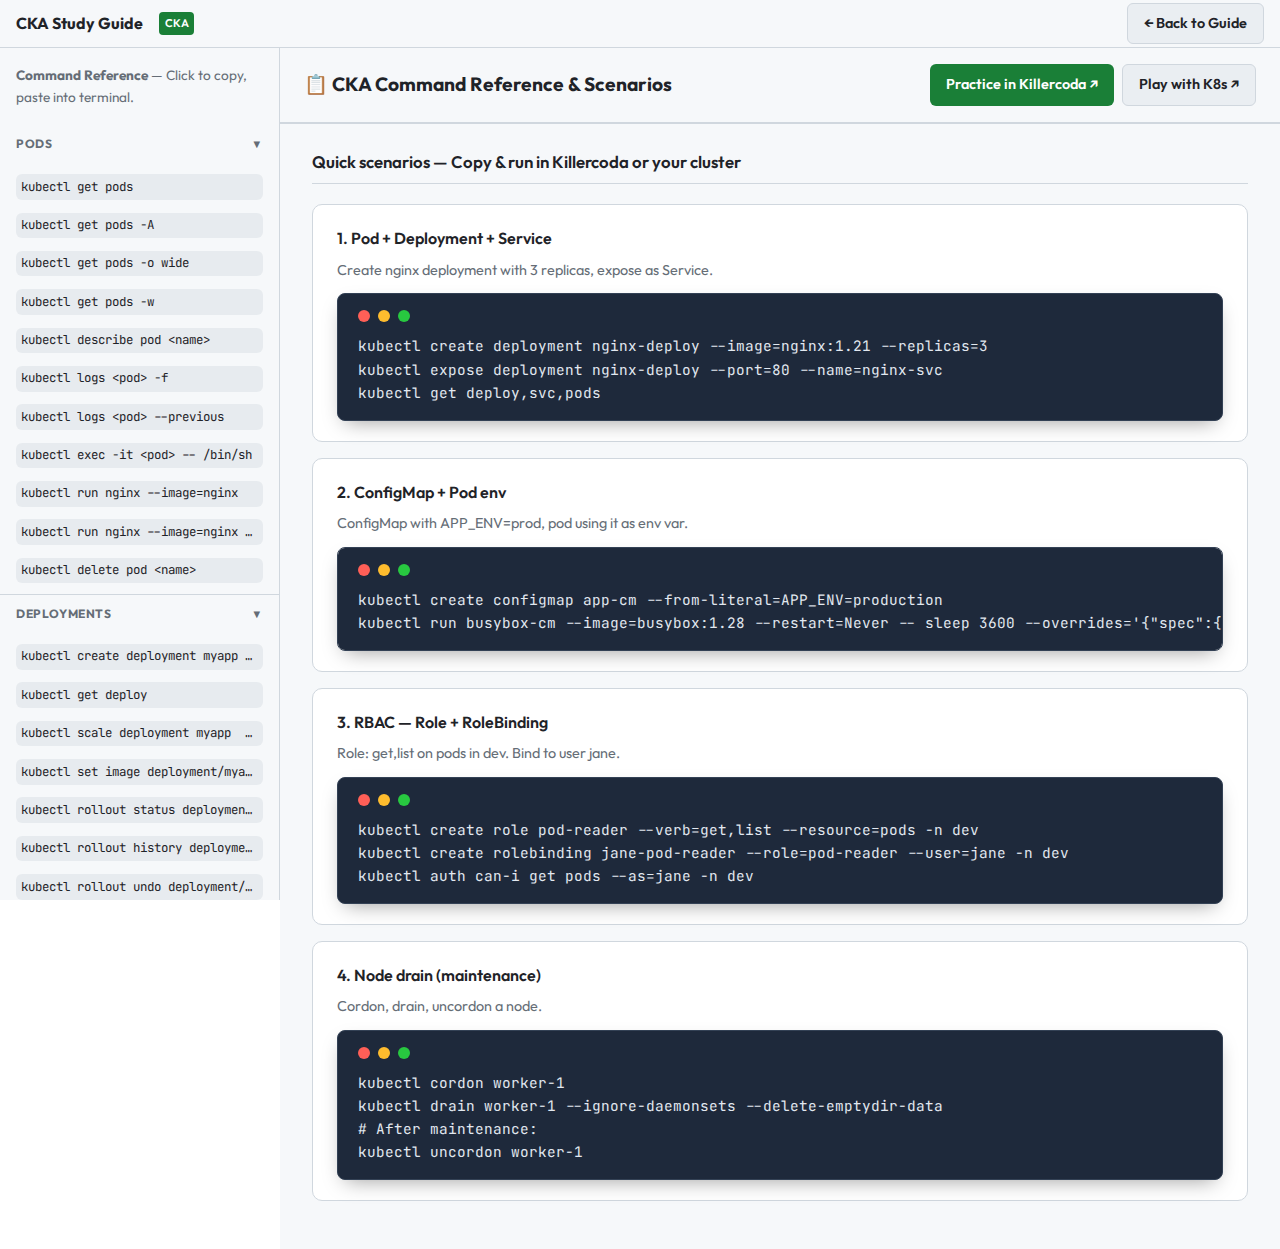
<file: lab.html>
<!DOCTYPE html>
<html lang="en">
<head>
  <meta charset="UTF-8">
  <meta name="viewport" content="width=device-width, initial-scale=1.0">
  <title>CKA Lab | Command Reference & Practice Scenarios</title>
  <meta name="description" content="CKA command reference with 60+ kubectl commands by domain and practice scenarios. Copy commands and run in Killercoda or your cluster.">
  <link rel="preconnect" href="https://fonts.googleapis.com">
  <link rel="preconnect" href="https://fonts.gstatic.com" crossorigin>
  <link href="https://fonts.googleapis.com/css2?family=JetBrains+Mono:wght@400;600&family=Outfit:wght@400;500;600;700&display=swap" rel="stylesheet">
  <link rel="stylesheet" href="style.css">
  <style>
    body.lab-page { overflow: auto !important; }
    .lab-page { --nav-width: 280px; min-height: 100vh; }
    .lab-layout { display: flex; gap: 0; min-height: calc(100vh - 48px); }
    .lab-sidebar { width: var(--nav-width); min-width: var(--nav-width); height: calc(100vh - 48px); background: var(--surface); border-right: 1px solid var(--border); overflow-y: auto; flex-shrink: 0; }
    .lab-main { flex: 1; display: flex; flex-direction: column; min-width: 0; min-height: calc(100vh - 48px); overflow: hidden; }
    .lab-header { padding: 1rem 1.5rem; border-bottom: 1px solid var(--border); background: var(--surface); display: flex; align-items: center; justify-content: space-between; gap: 1rem; flex-wrap: wrap; }
    .lab-header h1 { margin: 0; font-size: 1.2rem; font-weight: 700; }
    .cmd-cat { border-bottom: 1px solid var(--border); }
    .cmd-cat-header { padding: 0.6rem 1rem; font-size: 0.75rem; font-weight: 700; text-transform: uppercase; letter-spacing: 0.05em; color: var(--text-muted); cursor: pointer; display: flex; align-items: center; justify-content: space-between; user-select: none; }
    .cmd-cat-header:hover { background: var(--surface2); color: var(--text); }
    .cmd-cat-header .arrow { font-size: 0.7rem; transition: transform 0.2s; }
    .cmd-cat.collapsed .arrow { transform: rotate(-90deg); }
    .cmd-cat.collapsed .cmd-list { display: none; }
    .cmd-list { padding: 0.25rem 0; }
    .cmd-item { display: flex; align-items: center; gap: 0.5rem; padding: 0.4rem 1rem; font-size: 0.8rem; font-family: 'JetBrains Mono', monospace; cursor: pointer; transition: background 0.15s; }
    .cmd-item:hover { background: var(--surface2); }
    .cmd-item code { flex: 1; overflow: hidden; text-overflow: ellipsis; white-space: nowrap; font-size: 0.78rem; }
    .cmd-item .copy-btn { flex-shrink: 0; padding: 0.2rem 0.4rem; font-size: 0.7rem; opacity: 0.7; }
    .cmd-item:hover .copy-btn { opacity: 1; }
    .lab-btn { padding: 0.5rem 1rem; font-size: 0.9rem; font-weight: 600; background: var(--accent); color: white; border: none; border-radius: 6px; cursor: pointer; text-decoration: none; display: inline-flex; align-items: center; gap: 0.5rem; }
    .lab-btn:hover { filter: brightness(1.08); }
    .lab-btn.secondary { background: var(--surface2); color: var(--text); border: 1px solid var(--border); }
    .lab-scenarios { padding: 1.5rem 2rem 2rem; border-top: 1px solid var(--border); background: var(--surface); flex: 1; overflow-y: auto; }
    .lab-scenarios h2 { font-size: 1.05rem; margin: 0 0 1.25rem; color: var(--text); font-weight: 600; }
    .scenario-card { background: var(--bg); border: 1px solid var(--border); border-radius: 10px; padding: 1.25rem 1.5rem; margin-bottom: 1rem; }
    .scenario-card h4 { margin: 0 0 0.5rem; font-size: 1rem; color: var(--text); font-weight: 600; }
    .scenario-card p { margin: 0.35rem 0; font-size: 0.9rem; color: var(--text-muted); line-height: 1.5; }
    .scenario-card pre { margin: 0.75rem 0 0; padding: 1rem 1.25rem; background: #1e293b; border-radius: 8px; font-size: 0.9rem; line-height: 1.6; overflow-x: auto; border: 1px solid #334155; }
    .scenario-card pre code { color: #e2e8f0; font-family: 'JetBrains Mono', monospace; font-size: 0.9rem; white-space: pre; }
    .scenario-card .copy-cmd { margin-top: 0.75rem; padding: 0.4rem 0.9rem; font-size: 0.85rem; font-weight: 500; }
    @media (max-width: 900px) { .lab-layout { flex-direction: column; } .lab-sidebar { width: 100%; min-width: 100%; max-height: 40vh; } }
  </style>
</head>
<body class="lab-page">
  <header class="site-header" style="height: 48px; padding: 0 1rem; justify-content: space-between;">
    <a href="index.html" style="text-decoration: none; color: inherit; display: flex; align-items: center; gap: 0.5rem;">
      <span style="font-weight: 700;">CKA Study Guide</span>
      <span class="badge">CKA</span>
    </a>
    <a href="index.html#section-16" class="lab-btn secondary">← Back to Guide</a>
  </header>

  <div class="lab-layout">
    <aside class="lab-sidebar">
      <div style="padding: 1rem; font-size: 0.85rem; color: var(--text-muted);">
        <strong>Command Reference</strong> — Click to copy, paste into terminal.
      </div>
      <div id="cmd-reference"></div>
    </aside>

    <div class="lab-main">
      <div class="lab-header">
        <h1>📋 CKA Command Reference & Scenarios</h1>
        <div style="display: flex; gap: 0.5rem;">
          <a href="https://killercoda.com/killer-shell-cka" target="_blank" rel="noopener" class="lab-btn">Practice in Killercoda ↗</a>
          <a href="https://labs.play-with-k8s.com" target="_blank" rel="noopener" class="lab-btn secondary">Play with K8s ↗</a>
        </div>
      </div>
      <div class="lab-scenarios">
        <h2>Quick scenarios — Copy & run in Killercoda or your cluster</h2>
        <div class="scenario-card">
          <h4>1. Pod + Deployment + Service</h4>
          <p>Create nginx deployment with 3 replicas, expose as Service.</p>
          <pre><code>kubectl create deployment nginx-deploy --image=nginx:1.21 --replicas=3
kubectl expose deployment nginx-deploy --port=80 --name=nginx-svc
kubectl get deploy,svc,pods</code></pre>
          <button class="copy-cmd copy-btn" data-cmd="kubectl create deployment nginx-deploy --image=nginx:1.21 --replicas=3
kubectl expose deployment nginx-deploy --port=80 --name=nginx-svc
kubectl get deploy,svc,pods">Copy all</button>
        </div>
        <div class="scenario-card">
          <h4>2. ConfigMap + Pod env</h4>
          <p>ConfigMap with APP_ENV=prod, pod using it as env var.</p>
          <pre><code>kubectl create configmap app-cm --from-literal=APP_ENV=production
kubectl run busybox-cm --image=busybox:1.28 --restart=Never -- sleep 3600 --overrides='{"spec":{"containers":[{"name":"b","image":"busybox:1.28","command":["sleep","3600"],"env":[{"name":"APP_ENV","valueFrom":{"configMapKeyRef":{"name":"app-cm","key":"APP_ENV"}}}]}]}}'</code></pre>
          <button class="copy-cmd copy-btn" data-cmd="kubectl create configmap app-cm --from-literal=APP_ENV=production
kubectl run busybox-cm --image=busybox:1.28 --restart=Never -- sleep 3600">Copy all</button>
        </div>
        <div class="scenario-card">
          <h4>3. RBAC — Role + RoleBinding</h4>
          <p>Role: get,list on pods in dev. Bind to user jane.</p>
          <pre><code>kubectl create role pod-reader --verb=get,list --resource=pods -n dev
kubectl create rolebinding jane-pod-reader --role=pod-reader --user=jane -n dev
kubectl auth can-i get pods --as=jane -n dev</code></pre>
          <button class="copy-cmd copy-btn" data-cmd="kubectl create role pod-reader --verb=get,list --resource=pods -n dev
kubectl create rolebinding jane-pod-reader --role=pod-reader --user=jane -n dev">Copy all</button>
        </div>
        <div class="scenario-card">
          <h4>4. Node drain (maintenance)</h4>
          <p>Cordon, drain, uncordon a node.</p>
          <pre><code>kubectl cordon worker-1
kubectl drain worker-1 --ignore-daemonsets --delete-emptydir-data
# After maintenance:
kubectl uncordon worker-1</code></pre>
          <button class="copy-cmd copy-btn" data-cmd="kubectl cordon worker-1
kubectl drain worker-1 --ignore-daemonsets --delete-emptydir-data">Copy</button>
        </div>
      </div>
    </div>
  </div>

  <script>
    const COMMANDS = {
      'Pods': [
        ['kubectl get pods', 'List pods (default ns)'],
        ['kubectl get pods -A', 'All namespaces'],
        ['kubectl get pods -o wide', 'With node + IP'],
        ['kubectl get pods -w', 'Watch live'],
        ['kubectl describe pod <name>', 'Events + status'],
        ['kubectl logs <pod> -f', 'Stream logs'],
        ['kubectl logs <pod> --previous', 'Crashed container logs'],
        ['kubectl exec -it <pod> -- /bin/sh', 'Exec into pod'],
        ['kubectl run nginx --image=nginx', 'Create pod imperatively'],
        ['kubectl run nginx --image=nginx --dry-run=client -o yaml', 'Generate YAML'],
        ['kubectl delete pod <name>', 'Delete pod'],
      ],
      'Deployments': [
        ['kubectl create deployment myapp --image=nginx --replicas=3', 'Create deployment'],
        ['kubectl get deploy', 'List deployments'],
        ['kubectl scale deployment myapp --replicas=5', 'Scale'],
        ['kubectl set image deployment/myapp nginx=nginx:1.25', 'Update image'],
        ['kubectl rollout status deployment/myapp', 'Check rollout'],
        ['kubectl rollout history deployment/myapp', 'View history'],
        ['kubectl rollout undo deployment/myapp', 'Rollback'],
        ['kubectl rollout undo deployment/myapp --to-revision=2', 'Rollback to revision'],
      ],
      'Services': [
        ['kubectl expose deployment myapp --port=80', 'ClusterIP (default)'],
        ['kubectl expose deployment myapp --port=80 --type=NodePort', 'NodePort'],
        ['kubectl expose deployment myapp --port=80 --type=LoadBalancer', 'LoadBalancer'],
        ['kubectl get svc', 'List services'],
        ['kubectl get endpoints', 'Service endpoints'],
      ],
      'ConfigMap & Secret': [
        ['kubectl create configmap app-cm --from-literal=KEY=val', 'Create ConfigMap'],
        ['kubectl create configmap app-cm --from-file=config.txt', 'From file'],
        ['kubectl create secret generic my-secret --from-literal=pass=xxx', 'Create Secret'],
        ['kubectl get configmap,secret', 'List CM + Secrets'],
      ],
      'Storage': [
        ['kubectl get pv,pvc', 'List PV + PVC'],
        ['kubectl get storageclass', 'List StorageClasses'],
      ],
      'RBAC': [
        ['kubectl create role pod-reader --verb=get,list --resource=pods -n dev', 'Create Role'],
        ['kubectl create rolebinding jane-pod-reader --role=pod-reader --user=jane -n dev', 'RoleBinding'],
        ['kubectl create clusterrole pod-reader --verb=get,list --resource=pods', 'ClusterRole'],
        ['kubectl create clusterrolebinding ... --clusterrole=pod-reader --user=jane', 'ClusterRoleBinding'],
        ['kubectl auth can-i get pods --as=user -n dev', 'Check permission'],
      ],
      'Nodes & Scheduling': [
        ['kubectl get nodes', 'List nodes'],
        ['kubectl describe node <name>', 'Node details'],
        ['kubectl cordon <node>', 'Mark unschedulable'],
        ['kubectl drain <node> --ignore-daemonsets --delete-emptydir-data', 'Drain node'],
        ['kubectl uncordon <node>', 'Mark schedulable'],
      ],
      'Namespaces': [
        ['kubectl get ns', 'List namespaces'],
        ['kubectl create namespace dev', 'Create ns'],
        ['kubectl get pods -n dev', 'Pods in namespace'],
      ],
      'Troubleshooting': [
        ['kubectl get events -A --sort-by=.lastTimestamp', 'Recent events'],
        ['kubectl get pods -A | grep -v Running', 'Non-running pods'],
        ['kubectl describe pod <name>', 'Pod events'],
        ['kubectl logs <pod> -c <container>', 'Multi-container logs'],
      ],
      'JSONPath & Output': [
        ['kubectl get pods -o jsonpath=\'{.items[*].metadata.name}\'', 'Extract names'],
        ['kubectl get pods -o custom-columns=NAME:.metadata.name,NODE:.spec.nodeName', 'Custom columns'],
        ['kubectl get pods -o yaml', 'YAML output'],
        ['kubectl get pods -o json', 'JSON output'],
      ],
      'Job & CronJob': [
        ['kubectl create job myjob --image=busybox -- echo hello', 'Create Job'],
        ['kubectl create cronjob myjob --image=busybox --schedule="0 * * * *" -- echo hi', 'Create CronJob'],
        ['kubectl get jobs,cronjobs', 'List jobs'],
      ],
      'NetworkPolicy': [
        ['kubectl get networkpolicy', 'List NetworkPolicies'],
        ['kubectl describe networkpolicy <name>', 'Describe policy'],
      ],
      'etcd & Backup': [
        ['ETCDCTL_API=3 etcdctl snapshot save snapshot.db', 'Backup etcd'],
        ['etcdutl snapshot restore snapshot.db --data-dir=/var/lib/etcd-restore', 'Restore etcd'],
      ],
      'kubeadm': [
        ['kubeadm init --pod-network-cidr=10.244.0.0/16', 'Init control plane'],
        ['kubeadm join <master>:6443 --token <t> --discovery-token-ca-cert-hash sha256:<h>', 'Join node'],
        ['kubeadm upgrade plan', 'Check upgrade path'],
        ['kubeadm upgrade apply v1.28.0', 'Upgrade cluster'],
      ],
    };

    function renderCmdRef() {
      const el = document.getElementById('cmd-reference');
      let html = '';
      for (const [cat, cmds] of Object.entries(COMMANDS)) {
        html += `<div class="cmd-cat">
          <div class="cmd-cat-header"><span>${cat}</span><span class="arrow">▼</span></div>
          <div class="cmd-list">`;
        cmds.forEach(([cmd]) => {
          html += `<div class="cmd-item"><code>${escapeHtml(cmd)}</code><button class="copy-btn" title="Copy">Copy</button></div>`;
        });
        html += '</div></div>';
      }
      el.innerHTML = html;
      el.querySelectorAll('.cmd-cat-header').forEach(h => {
        h.addEventListener('click', () => h.parentElement.classList.toggle('collapsed'));
      });
      el.querySelectorAll('.cmd-item').forEach(item => {
        const code = item.querySelector('code');
        const cmd = () => code ? code.textContent : item.dataset.cmd || '';
        item.querySelector('.copy-btn').addEventListener('click', e => { e.stopPropagation(); copyToClipboard(cmd()); });
        item.addEventListener('click', () => copyToClipboard(cmd()));
      });
      document.querySelectorAll('.scenario-card').forEach(card => {
        const pre = card.querySelector('pre code');
        const btn = card.querySelector('.copy-cmd');
        if (btn && pre) {
          btn.addEventListener('click', () => copyToClipboard(pre.textContent));
        }
      });
    }

    function copyToClipboard(text) {
      const t = text.replace(/\\n/g, '\n');
      navigator.clipboard.writeText(t).then(() => {
        const toast = document.createElement('div');
        toast.textContent = '✓ Copied';
        toast.style.cssText = 'position:fixed;bottom:20px;right:20px;background:var(--accent);color:white;padding:0.5rem 1rem;border-radius:6px;font-size:0.9rem;z-index:9999;animation:fadeIn 0.2s;';
        document.body.appendChild(toast);
        setTimeout(() => toast.remove(), 1500);
      });
    }

    function escapeHtml(s) {
      const d = document.createElement('div');
      d.textContent = s;
      return d.innerHTML;
    }

    renderCmdRef();
  </script>
</body>
</html>
</file>
<file: style.css>
:root {
      --bg: #ffffff;
      --surface: #f6f8fa;
      --surface2: #eaeef2;
      --text: #1f2328;
      --text-muted: #656d76;
      --accent: #1a7f37;
      --accent2: #0969da;
      --border: #d0d7de;
      --code-bg: #f6f8fa;
      --nav-width: 260px;
      --content-max: 720px;
      --header-h: 40px;
      --ql-h: 0px;
    }

    *,
    *::before,
    *::after {
      box-sizing: border-box;
    }

    html {
      font-size: 16px;
      overflow: hidden;
      /* Prevent default scrollbars, main content scrolls independently */
    }

    /* Content blocks: only one open at a time */
    .content-block {
      display: none;
      overflow: hidden;
      animation: blockOpen 0.4s ease-out;
    }

    .content-block.is-open {
      display: block;
    }

    @keyframes blockOpen {
      from {
        opacity: 0;
        transform: translateY(-10px);
      }

      to {
        opacity: 1;
        transform: translateY(0);
      }
    }

    body {
      margin: 0;
      font-family: 'Outfit', -apple-system, BlinkMacSystemFont, sans-serif;
      background: var(--bg);
      color: var(--text);
      line-height: 1.65;
      -webkit-font-smoothing: antialiased;
      overflow: hidden;
      /* Double ensure no body scroll */
    }

    .site-header {
      position: sticky;
      top: 0;
      z-index: 100;
      height: var(--header-h);
      background: var(--surface);
      border-bottom: 1px solid var(--border);
      display: flex;
      align-items: center;
      padding: 0 1.25rem;
    }

    .site-header h1 {
      margin: 0;
      font-size: clamp(1rem, 2.5vw, 1.25rem);
      font-weight: 600;
      color: var(--text);
    }

    .site-header .badge {
      margin-left: 0.5rem;
      font-size: 0.7rem;
      padding: 0.2em 0.5em;
      background: var(--accent);
      color: var(--bg);
      border-radius: 4px;
      font-weight: 600;
    }

    .header-controls {
      margin-left: auto;
      display: flex;
      gap: 0.5rem;
    }

    .icon-btn {
      padding: 0.4rem;
      background: transparent;
      border: 1px solid var(--border);
      border-radius: 6px;
      color: var(--text-muted);
      cursor: pointer;
      font-size: 1.1rem;
      line-height: 1;
      display: flex;
      align-items: center;
      justify-content: center;
      transition: all 0.2s;
    }

    .icon-btn:hover {
      background: var(--surface2);
      color: var(--text);
    }

    .nav-toggle {
      display: none;
      /* Handled by header-controls on desktop, this is for mobile override logic if needed */
    }

    /* Layout toggles */
    .layout.nav-hidden nav {
      display: none;
    }



    /* Make main content expand when sidebars are hidden */
    .layout.nav-hidden main {
      padding-left: clamp(1.5rem, 5vw, 4rem);
      /* Center it a bit more when wide */
    }

    .layout {
      display: flex;
      min-height: calc(100vh - var(--header-h) - var(--ql-h));
      height: calc(100vh - var(--header-h) - var(--ql-h));
      overflow: hidden;
    }

    nav {
      position: sticky;
      top: calc(var(--header-h) + var(--ql-h));
      width: var(--nav-width);
      min-width: var(--nav-width);
      height: calc(100vh - var(--header-h) - var(--ql-h));
      overflow-y: auto;
      background: var(--surface);
      border-right: 1px solid var(--border);
      padding: 1.5rem 1rem;
      /* More padding for breathing room */
      flex-shrink: 0;
      /* Scrollbar styling */
      scrollbar-width: thin;
      scrollbar-color: var(--border) transparent;
    }

    nav::-webkit-scrollbar {
      width: 6px;
    }

    nav::-webkit-scrollbar-thumb {
      background-color: var(--border);
      border-radius: 3px;
    }

    nav a {
      display: block;
      padding: 0.6rem 1rem;
      margin-bottom: 0.1rem;
      color: var(--text-muted);
      text-decoration: none;
      font-size: 0.9rem;
      font-weight: 500;
      border-radius: 6px;
      border-left: none;
      transition: all 0.2s ease-in-out;
      position: relative;
    }

    nav a:hover {
      background: var(--surface2);
      color: var(--text);
      transform: translateX(4px);
    }

    .nav-item.active>a,
    nav a.active {
      color: var(--accent);
      background: linear-gradient(90deg, rgba(26, 127, 55, 0.08) 0%, rgba(26, 127, 55, 0.02) 100%);
      font-weight: 600;
      box-shadow: inset 4px 0 0 0 var(--accent);
      border-radius: 0 6px 6px 0;
      margin-left: -1rem;
      padding-left: 2rem;
    }

    /* Submenu link improvements */
    .nav-sub-link:hover {
      color: var(--accent) !important;
      background: rgba(26, 127, 55, 0.04) !important;
      transform: translateX(3px);
    }

    .nav-sub-link.active {
      color: var(--accent) !important;
      font-weight: 600 !important;
    }

    /* Submenu styling — right-sidebar aesthetic */
    .nav-submenu {
      display: none;
      margin-bottom: 0.5rem;
      padding-left: 0.5rem;
    }

    .nav-item.active .nav-submenu {
      display: block;
      animation: fadeIn 0.3s ease;
    }

    .nav-sub-link {
      display: block;
      font-size: 0.82rem !important;
      padding: 0.45rem 1rem 0.45rem 1.5rem !important;
      color: var(--text-muted) !important;
      opacity: 0.85;
      font-weight: 400 !important;
      background: transparent !important;
      text-decoration: none;
      border-radius: 6px;
      transition: all 0.2s ease;
      position: relative;
    }

    .nav-sub-link:hover {
      color: var(--accent) !important;
      background: var(--surface2) !important;
      opacity: 1;
      padding-left: 1.8rem !important;
    }

    @keyframes fadeIn {
      from {
        opacity: 0;
        transform: translateY(-5px);
      }

      to {
        opacity: 1;
        transform: translateY(0);
      }
    }

    nav .nav-header {
      display: flex;
      align-items: center;
      justify-content: space-between;
      padding: 0 0.5rem 0.5rem;
      /* Aligned with new padding */
      border-bottom: 2px solid var(--surface2);
      /* Subtle divider */
      margin-bottom: 1rem;
    }

    nav .nav-section {
      font-size: 0.75rem;
      font-weight: 700;
      text-transform: uppercase;
      letter-spacing: 0.08em;
      color: var(--text);
      opacity: 0.8;
    }

    .nav-close {
      display: none;
      padding: 0.4rem;
      font-size: 1.25rem;
      line-height: 1;
      background: var(--surface2);
      border: none;
      border-radius: 50%;
      /* Circle button */
      color: var(--text);
      cursor: pointer;
      transition: background 0.2s;
    }

    .nav-close:hover {
      background: var(--border);
    }

    main {
      flex: 1;
      min-width: 0;
      min-height: 0;
      padding: clamp(1.25rem, 4vw, 2.5rem) clamp(1.5rem, 5vw, 3rem) 4rem;
      /* Allow main content to scroll independently */
      height: calc(100vh - var(--header-h) - var(--ql-h));
      overflow-y: auto;
      overflow-x: hidden;
      -webkit-overflow-scrolling: touch;
      scrollbar-width: thin;
      scrollbar-color: var(--border) transparent;
    }

    main::-webkit-scrollbar {
      width: 8px;
    }

    main::-webkit-scrollbar-thumb {
      background-color: var(--border);
      border-radius: 4px;
    }

    .page-title {
      font-size: clamp(1.5rem, 4vw, 2rem);
      font-weight: 700;
      margin: 0 0 0.35rem;
      color: var(--text);
    }

    .subtitle {
      color: var(--text-muted);
      margin-bottom: 2rem;
      font-size: clamp(0.9rem, 1.5vw, 1.05rem);
      line-height: 1.5;
    }

    h2 {
      font-size: clamp(1.25rem, 2.5vw, 1.5rem);
      font-weight: 600;
      margin: 2.25rem 0 0.85rem;
      padding-bottom: 0.5rem;
      border-bottom: 1px solid var(--border);
      color: var(--accent);
      scroll-margin-top: calc(var(--header-h) + 0.5rem);
    }

    h3 {
      font-size: clamp(1.05rem, 2vw, 1.2rem);
      font-weight: 600;
      margin: 1.5rem 0 0.6rem;
      color: var(--text);
    }

    h4 {
      font-size: 1rem;
      margin: 1rem 0 0.4rem;
      color: var(--text-muted);
      font-weight: 500;
    }

    p {
      margin: 0.65rem 0;
      max-width: 70ch;
    }

    ul,
    ol {
      margin: 0.65rem 0;
      padding-left: 1.5rem;
      max-width: 70ch;
    }

    li {
      margin: 0.3rem 0;
    }

    pre,
    code {
      font-family: 'JetBrains Mono', 'Consolas', monospace;
    }

    code {
      background: rgba(175, 184, 193, 0.2);
      border-radius: 6px;
      padding: 0.2em 0.4em;
      font-size: 0.875em;
      color: var(--text);
    }

    pre {
      padding: 1.25rem 1.25rem 1rem;
      overflow-x: auto;
      /* Only show scrollbar when actually needed */
      overflow-y: hidden;
      margin: 1.5rem 0;
      font-size: 0.9rem;
      max-width: 100%;
      background: #0d1117;
      color: #c9d1d9;
      border: 1px solid #30363d;
      border-radius: 12px;
      box-shadow: 0 8px 20px -8px rgba(0, 0, 0, 0.4);
      position: relative;
      /* Thin scrollbar, invisible until hover */
      scrollbar-width: thin;
      scrollbar-color: transparent transparent;
      transition: scrollbar-color 0.3s;
    }

    pre:hover {
      scrollbar-color: #30363d transparent;
    }

    pre::-webkit-scrollbar {
      height: 5px;
    }

    pre::-webkit-scrollbar-track {
      background: transparent;
    }

    pre::-webkit-scrollbar-thumb {
      background: transparent;
      border-radius: 3px;
      transition: background 0.3s;
    }

    pre:hover::-webkit-scrollbar-thumb {
      background: #30363d;
    }

    /* macOS-style traffic light dots */
    pre::before {
      content: "";
      display: flex;
      gap: 6px;
      margin-bottom: 0.75rem;
      /* painted via box-shadow trick on a single element */
      width: 12px;
      height: 12px;
      border-radius: 50%;
      background: #ff5f57;
      box-shadow: 20px 0 0 #febc2e, 40px 0 0 #28c840;
      flex-shrink: 0;
      pointer-events: none;
    }

    pre code {
      padding: 0;
      background: none;
      border: none;
      border-radius: 0;
      color: inherit;
      font-size: inherit;
    }

    .card {
      background: var(--surface);
      border: 1px solid var(--border);
      border-radius: 8px;
      padding: 1.25rem;
      margin: 1rem 0;
      max-width: 70ch;
    }

    .snippet-label {
      font-size: 0.75rem;
      color: var(--text-muted);
      margin-bottom: 0.35rem;
      text-transform: uppercase;
      letter-spacing: 0.04em;
    }

    .diagram {
      margin: 1.5rem 0;
      padding: 1.5rem;
      border: 1px solid var(--border);
      border-radius: 10px;
      background: var(--surface);
      text-align: center;
    }

    .diagram img {
      cursor: zoom-in;
    }

    .diagram svg {
      display: block;
      max-width: 100%;
      height: auto;
      margin: 0 auto;
    }

    .diagram figcaption {
      font-size: 0.8rem;
      color: var(--text-muted);
      margin-top: 0.75rem;
      padding-top: 0.75rem;
      border-top: 1px solid var(--border);
      text-align: center;
      max-width: 56ch;
      margin-left: auto;
      margin-right: auto;
    }

    .step-list {
      list-style: none;
      padding-left: 0;
      max-width: 70ch;
    }

    .step-list li {
      position: relative;
      padding-left: 1.5rem;
      margin: 0.5rem 0;
    }

    .step-list li::before {
      content: "→";
      position: absolute;
      left: 0;
      color: var(--accent);
      font-weight: 600;
    }

    .site-footer {
      padding: 1rem 1.5rem;
      border-top: 1px solid var(--border);
      background: var(--surface);
      font-size: 0.8rem;
      color: var(--text-muted);
      text-align: center;
    }

    /* ── Responsive breakpoints ─────────────────────────────────────── */



    /* Tablet landscape */
    @media (max-width: 992px) {
      nav {
        width: 220px;
        min-width: 220px;
      }

      main {
        padding-left: 1.5rem;
        padding-right: 1.5rem;
      }

      .cheat-grid {
        grid-template-columns: repeat(auto-fit, minmax(280px, 1fr));
      }
    }

    /* Tablet portrait & small laptop — collapsing nav becomes a drawer */
    @media (max-width: 768px) {
      .nav-toggle {
        display: block;
        position: relative;
        z-index: 1001;
        flex-shrink: 0;
        order: -1;
      }

      .header-controls {
        flex-wrap: wrap;
        overflow: visible;
      }

      /* Mobile: hide some header icons to save space */
      .header-hide-mobile {
        display: none !important;
      }

      .nav-close {
        display: block;
      }

      nav {
        display: none;
        /* Hidden by default on mobile */
        position: fixed;
        top: var(--header-h);
        left: 0;
        right: 0;
        width: 100%;
        min-width: 0;
        height: auto;
        max-height: calc(100vh - var(--header-h));
        /* Use full viewport height minus header */
        z-index: 999;
        overflow-y: auto;
        /* Ensure scrolling */
        -webkit-overflow-scrolling: touch;
        /* Smooth scrolling on iOS */
        border-right: none;
        border-bottom: 1px solid var(--border);
        box-shadow: 0 8px 24px rgba(0, 0, 0, 0.18);
        background: var(--surface);
      }

      nav.is-open {
        display: block;
        /* Show when open */
        animation: slideDown 0.25s ease-out forwards;
      }

      @keyframes slideDown {
        from {
          opacity: 0;
          transform: translateY(-10px);
        }

        to {
          opacity: 1;
          transform: translateY(0);
        }
      }

      .layout {
        flex-direction: column;
      }

      main {
        padding: 1.25rem 1rem 3rem;
        overflow-y: auto;
        -webkit-overflow-scrolling: touch;
      }

      /* Horizontal/landscape view: ensure content scroll works */
      @media (orientation: landscape) and (max-height: 500px) {
        .layout {
          height: 100vh;
          min-height: 100vh;
        }
        main {
          flex: 1 1 auto;
          min-height: 0;
          overflow-y: scroll;
          -webkit-overflow-scrolling: touch;
          overscroll-behavior-y: contain;
        }
      }

      .cheat-grid {
        grid-template-columns: 1fr;
      }

      .diagram {
        overflow-x: auto;
      }

      .card {
        max-width: none;
      }
    }

    /* ── Copy Button ─────────────────────────────────────────────────── */
    .code-wrap {
      position: relative;
    }

    .copy-btn {
      position: absolute;
      top: 0.6rem;
      right: 0.6rem;
      display: inline-flex;
      align-items: center;
      gap: 0.3rem;
      padding: 0.22rem 0.6rem 0.22rem 0.45rem;
      background: rgba(22, 27, 34, 0.85);
      border: 1px solid rgba(255, 255, 255, 0.1);
      color: #8b949e;
      border-radius: 6px;
      font-size: 0.72rem;
      font-family: inherit;
      font-weight: 600;
      letter-spacing: 0.02em;
      cursor: pointer;
      opacity: 0;
      backdrop-filter: blur(4px);
      transition: opacity 0.18s ease, background 0.18s ease,
        color 0.18s ease, border-color 0.18s ease,
        transform 0.15s ease;
      z-index: 10;
      transform: translateY(-2px);
    }

    .copy-btn svg {
      flex-shrink: 0;
    }

    pre:hover .copy-btn,
    .code-wrap:hover .copy-btn {
      opacity: 1;
      transform: translateY(0);
    }

    .copy-btn:hover {
      background: rgba(48, 54, 61, 0.95);
      color: #e6edf3;
      border-color: rgba(255, 255, 255, 0.2);
    }

    .copy-btn:active {
      transform: scale(0.96);
    }

    .copy-btn.copied {
      opacity: 1;
      transform: translateY(0);
      background: rgba(35, 134, 54, 0.2);
      color: #3fb950;
      border-color: rgba(63, 185, 80, 0.35);
    }

    /* Mobile */
    /* Mobile override for pre */
    @media (max-width: 480px) {
      :root {
        --header-h: 50px;
      }

      .site-header {
        padding: 0 0.75rem;
      }

      .site-header h1 {
        font-size: 0.95rem;
      }

      main {
        padding: 0.75rem 0.65rem 2.5rem;
      }

      pre {
        padding: 0.65rem;
        font-size: 0.78rem;
        margin: 0.5rem -0.25rem;
        border-radius: 6px;
        overflow-x: auto;
        -webkit-overflow-scrolling: touch;
      }

      /* Ensure copy btn is visible on touch for mobile if needed */
      pre .copy-btn {
        opacity: 1;
        background: rgba(255, 255, 255, 0.05);
      }

      h2 {
        font-size: 1.3rem;
      }

      h3 {
        font-size: 1.05rem;
      }

      .cheat-card {
        padding: 0.75rem;
      }

      .cheat-card pre {
        font-size: 0.75rem;
      }

      .mock-question,
      .playground-scenario {
        padding: 0.9rem 1rem;
      }
    }

    /* Challenge Mode CSS */
    .challenge-toggle-wrapper {
      display: flex;
      align-items: center;
      gap: 0.5rem;
      margin-right: 1rem;
    }

    .challenge-label {
      font-size: 0.85rem;
      font-weight: 600;
      color: var(--text-muted);
    }

    .toggle-switch {
      position: relative;
      width: 40px;
      height: 20px;
    }

    .toggle-switch input {
      opacity: 0;
      width: 0;
      height: 0;
    }

    .slider {
      position: absolute;
      cursor: pointer;
      top: 0;
      left: 0;
      right: 0;
      bottom: 0;
      background-color: var(--surface2);
      transition: .4s;
      border-radius: 20px;
      border: 1px solid var(--border);
    }

    .slider:before {
      position: absolute;
      content: "";
      height: 14px;
      width: 14px;
      left: 3px;
      bottom: 2px;
      background-color: white;
      transition: .4s;
      border-radius: 50%;
    }

    input:checked+.slider {
      background-color: var(--accent);
      border-color: var(--accent);
    }

    input:checked+.slider:before {
      transform: translateX(20px);
    }

    /* Challenge Mode Effects */
    /* Challenge Mode Effects */
    body.challenge-mode-active pre code,
    body.challenge-mode-active .diagram svg {
      filter: blur(5px);
      opacity: 0.7;
      pointer-events: none;
      user-select: none;
      transition: all 0.3s ease;
    }

    body.challenge-mode-active pre:hover code,
    body.challenge-mode-active .diagram:hover svg {
      filter: blur(0);
      opacity: 1;
      pointer-events: auto;
      user-select: auto;
    }

    body.challenge-mode-active pre,
    body.challenge-mode-active .diagram {
      position: relative;
    }

    body.challenge-mode-active pre::after,
    body.challenge-mode-active .diagram::after {
      content: "Hover to Reveal";
      position: absolute;
      top: 50%;
      left: 50%;
      transform: translate(-50%, -50%);
      background: rgba(0, 0, 0, 0.7);
      color: white;
      padding: 0.5rem 1rem;
      border-radius: 4px;
      font-size: 0.8rem;
      pointer-events: none;
      opacity: 1;
      z-index: 10;
      white-space: nowrap;
    }

    body.challenge-mode-active pre:hover::after,
    body.challenge-mode-active .diagram:hover::after {
      opacity: 0;
    }

    /* Print */
    @media print {

      .site-header,
      nav,
      .nav-toggle,

      .site-footer {
        display: none !important;
      }

      body {
        background: #fff;
        color: #111;
      }

      main {
        padding: 0;
      }

      .content-block {
        display: block !important;
      }

      .diagram {
        break-inside: avoid;
      }

      pre {
        white-space: pre-wrap;
        word-break: break-word;
      }
    }

    /* Mock exam & playground */
    .mock-question,
    .playground-scenario {
      background: var(--surface);
      border: 1px solid var(--border);
      border-radius: 10px;
      padding: 1.25rem 1.5rem;
      margin: 1rem 0;
    }

    .mock-question h4,
    .playground-scenario h4 {
      margin: 0 0 0.5rem;
      font-size: 1.05rem;
      color: var(--accent2);
    }

    .mock-context,
    .playground-context {
      color: var(--text-muted);
      margin: 0.5rem 0;
    }

    .mock-task,
    .playground-task {
      margin: 0.75rem 0;
      font-weight: 500;
    }

    .solution-toggle,
    .playground-toggle {
      display: inline-block;
      margin: 0.75rem 0 0;
      padding: 0.4rem 0.9rem;
      font-size: 0.9rem;
      font-family: inherit;
      font-weight: 600;
      color: var(--accent);
      background: var(--surface2);
      border: 1px solid var(--border);
      border-radius: 6px;
      cursor: pointer;
      transition: background 0.15s, color 0.15s;
    }

    .solution-toggle:hover,
    .playground-toggle:hover {
      background: var(--border);
      color: var(--text);
    }

    .mock-solution,
    .playground-solution {
      display: none;
      margin-top: 1rem;
      padding-top: 1rem;
      border-top: 1px dashed var(--border);
    }

    .mock-solution.is-open,
    .playground-solution.is-open {
      display: block;
    }

    .mock-solution pre,
    .playground-solution pre {
      margin: 0.5rem 0 0;
    }

    .playground-links {
      list-style: none;
      padding: 0;
      margin: 1rem 0;
    }

    .playground-links li {
      margin: 0.75rem 0;
      padding: 0.75rem 1rem;
      background: var(--surface);
      border: 1px solid var(--border);
      border-radius: 8px;
    }

    .playground-links a {
      font-weight: 600;
      color: var(--accent2);
      text-decoration: none;
    }

    .playground-links a:hover {
      text-decoration: underline;
    }

    .playground-links .link-desc {
      font-size: 0.9rem;
      color: var(--text-muted);
      margin-top: 0.25rem;
    }


    /* ── Cheat Sheet & Syntax Highlighting ────────────────────────── */
    .cheat-grid {
      display: grid;
      grid-template-columns: repeat(auto-fit, minmax(360px, 1fr));
      gap: 2rem;
      margin: 2.5rem 0;
    }

    .cheat-card {
      background: var(--bg);
      border: 1px solid var(--border);
      border-radius: 16px;
      overflow: hidden;
      box-shadow: 0 4px 24px rgba(0, 0, 0, 0.06);
      transition: all 0.3s cubic-bezier(0.25, 0.8, 0.25, 1);
      display: flex;
      flex-direction: column;
    }

    .cheat-card:hover {
      transform: translateY(-4px);
      box-shadow: 0 12px 32px rgba(0, 0, 0, 0.12);
      border-color: var(--accent2);
    }

    .cheat-card-header {
      display: flex;
      align-items: center;
      justify-content: space-between;
      gap: 0.6rem;
      background: linear-gradient(to right, var(--surface), var(--surface2));
      border-bottom: 1px solid var(--border);
      padding: 0.85rem 1.25rem;
    }

    .cheat-card-header h4 {
      margin: 0;
      font-size: 1rem;
      font-weight: 700;
      color: var(--text);
      letter-spacing: -0.01em;
    }

    .cheat-card-header::after {
      content: "";
      width: 40px;
      height: 4px;
      background: var(--accent2);
      border-radius: 2px;
      opacity: 0.5;
    }

    .cheat-card-body {
      padding: 0;
      background: #0d1117;
      flex: 1;
    }

    /* Override global pre inside cheat cards to remove extra padding/margin */
    .cheat-card pre {
      margin: 0;
      padding: 1.25rem;
      background: transparent;
      border: none;
      border-radius: 0;
      box-shadow: none;
      font-size: 0.88rem;
      line-height: 1.65;
      overflow-x: auto;
    }

    .cheat-card pre::before {
      display: none;
      /* Hide the window dots in cards as header serves that purpose */
    }

    /* Syntax colouring (Global) */
    .cs-str {
      color: #a5d6ff;
    }

    /* Light Blue */
    .cs-comment {
      color: #8b949e;
      font-style: italic;
    }

    /* Muted Grey */
    .cs-key {
      color: #7ee787;
    }

    /* Green */
    .cs-kw {
      color: #ff7b72;
      font-weight: bold;
    }

    /* Red/Pink */
    .cs-flag {
      color: #79c0ff;
    }

    /* Blue */
    .cs-val {
      color: #d2a8ff;
    }

    /* Purple */
    .cs-section {
      color: #bc8cff;
      font-weight: bold;
      border-bottom: 1px dashed #bc8cff;
    }

    /* Two-column on wide screens */
    @media (min-width: 1400px) {
      .cheat-grid {
        grid-template-columns: repeat(2, 1fr);
      }
    }

    @media (max-width: 768px) {
      .cheat-card pre {
        font-size: 0.8rem;
        padding: 1rem;
      }

      .cheat-grid {
        gap: 1.5rem;
      }
    }



    /* Terminal Simulator CSS */
    .term-fab {
      position: fixed;
      bottom: 2rem;
      right: 2rem;
      width: 56px;
      height: 56px;
      border-radius: 50%;
      background: var(--accent);
      color: white;
      border: none;
      box-shadow: 0 4px 12px rgba(0, 0, 0, 0.3);
      font-size: 1.5rem;
      font-family: monospace;
      font-weight: bold;
      cursor: pointer;
      z-index: 1000;
      display: flex;
      align-items: center;
      justify-content: center;
      transition: all 0.2s cubic-bezier(0.4, 0, 0.2, 1);
    }

    .term-fab:hover {
      transform: scale(1.1);
      box-shadow: 0 6px 16px rgba(0, 0, 0, 0.4);
    }

    .term-container {
      position: fixed;
      bottom: 2rem;
      left: 2rem;
      width: 600px;
      height: 400px;
      background: #1e1e1e;
      border-radius: 8px;
      box-shadow: 0 10px 30px rgba(0, 0, 0, 0.5);
      z-index: 1001;
      display: none;
      flex-direction: column;
      border: 1px solid #444;
      font-family: 'Fira Code', 'Courier New', monospace;
      font-size: 0.9rem;
      overflow: hidden;
      transition: all 0.3s cubic-bezier(0.16, 1, 0.3, 1);
      transform: translateY(20px);
      opacity: 0;
    }

    .term-container.open {
      display: flex;
      transform: translateY(0);
      opacity: 1;
    }

    /* Mobile Terminal */
    @media (max-width: 640px) {
      .term-container {
        width: 100%;
        height: 50vh;
        bottom: 0;
        left: 0;
        border-radius: 8px 8px 0 0;
      }

      .term-fab {
        bottom: 1.5rem;
        left: 1.5rem;
      }
    }

    .term-header {
      background: #2d2d2d;
      padding: 0.5rem 1rem;
      display: flex;
      justify-content: space-between;
      align-items: center;
      border-bottom: 1px solid #333;
      color: #ccc;
      font-size: 0.8rem;
    }

    .term-controls span {
      margin-left: 1rem;
      cursor: pointer;
      font-weight: bold;
    }

    .term-controls span:hover {
      color: white;
    }

    .term-body {
      flex: 1;
      padding: 1rem;
      color: #d4d4d4;
      overflow-y: auto;
      background: #1e1e1e;
    }

    .term-line {
      margin-bottom: 0.25rem;
      line-height: 1.4;
      white-space: pre-wrap;
    }

    .term-line.output {
      color: #ce9178;
      /* Output color */
      margin-bottom: 0.75rem;
    }

    .term-input-line {
      display: flex;
      align-items: center;
    }

    .prompt {
      color: #4ec9b0;
      margin-right: 0.5rem;
    }

    .term-input {
      background: transparent;
      border: none;
      color: #d4d4d4;
      flex: 1;
      font-family: inherit;
      font-size: inherit;
      outline: none;
    }

    /* ══════════════════════════════════════════════════════════════════
       ADVANCED FEATURES CSS
       ══════════════════════════════════════════════════════════════════ */

    /* ── Dark Mode ────────────────────────────────────────────────────── */
    body.dark-mode {
      --bg: #0d1117;
      --surface: #161b22;
      --surface2: #21262d;
      --text: #e6edf3;
      --text-muted: #8b949e;
      --accent: #3fb950;
      --accent2: #58a6ff;
      --border: #30363d;
      --code-bg: #161b22;
    }

    body.dark-mode .site-header {
      background: var(--surface);
    }

    body.dark-mode nav {
      background: var(--surface);
    }

    body.dark-mode main {
      background: var(--bg);
    }

    body.dark-mode .card {
      background: var(--surface);
    }

    body.dark-mode .cheat-card {
      background: var(--surface2);
      border-color: var(--border);
    }



    body.dark-mode code {
      background: rgba(110, 118, 129, 0.4);
    }

    body.dark-mode .mock-question,
    body.dark-mode .playground-scenario {
      background: var(--surface);
      border-color: var(--border);
    }

    body.dark-mode .diagram {
      background: var(--surface);
    }

    body.dark-mode .diagram svg text {
      fill: var(--text) !important;
    }

    body.dark-mode .diagram svg rect[fill='#f6f8fa'],
    body.dark-mode .diagram svg rect[fill='#eaeef2'] {
      fill: var(--surface2) !important;
    }

    body.dark-mode .site-footer {
      background: var(--surface);
      color: var(--text-muted);
    }

    body.dark-mode .icon-btn {
      border-color: var(--border);
      color: var(--text-muted);
    }

    body.dark-mode .icon-btn:hover {
      background: var(--surface2);
      color: var(--text);
    }

    body.dark-mode .term-container {
      background: #010409;
      border-color: #30363d;
    }

    body.dark-mode .solution-toggle,
    body.dark-mode .playground-toggle {
      background: var(--surface2);
      border-color: var(--border);
    }

    body.dark-mode .nav-sub-link {
      color: var(--text-muted) !important;
    }

    body.dark-mode .icon-btn.active-toggle {
      background: rgba(88, 166, 255, 0.15);
      color: var(--accent2);
    }

    /* ── Reading Progress Bar ─────────────────────────────────────────── */
    #reading-progress {
      position: fixed;
      top: 0;
      left: 0;
      height: 3px;
      width: 0%;
      background: linear-gradient(90deg, var(--accent) 0%, #3fb950 100%);
      z-index: 9999;
      transition: width 0.1s linear;
      border-radius: 0 2px 2px 0;
      box-shadow: 0 0 8px rgba(26, 127, 55, 0.5);
    }

    /* ── Search Modal ─────────────────────────────────────────────────── */
    #search-overlay {
      display: none;
      position: fixed;
      inset: 0;
      background: rgba(0, 0, 0, 0.65);
      backdrop-filter: blur(4px);
      z-index: 10000;
      align-items: flex-start;
      justify-content: center;
      padding-top: 10vh;
    }

    #search-overlay.open {
      display: flex;
      animation: fadeOverlay 0.15s ease;
    }

    @keyframes fadeOverlay {
      from {
        opacity: 0;
      }

      to {
        opacity: 1;
      }
    }

    #search-box {
      width: min(680px, 90vw);
      background: var(--bg);
      border: 1px solid var(--border);
      border-radius: 16px;
      overflow: hidden;
      box-shadow: 0 32px 64px rgba(0, 0, 0, 0.35);
    }

    #search-input-wrap {
      display: flex;
      align-items: center;
      gap: 0.75rem;
      padding: 1rem 1.25rem;
      border-bottom: 1px solid var(--border);
    }

    #search-input-wrap svg {
      flex-shrink: 0;
      color: var(--text-muted);
    }

    #search-input {
      flex: 1;
      border: none;
      background: transparent;
      font-family: inherit;
      font-size: 1.05rem;
      color: var(--text);
      outline: none;
    }

    #search-input::placeholder {
      color: var(--text-muted);
    }

    #search-shortcut-hint {
      font-size: 0.75rem;
      color: var(--text-muted);
      padding: 0.2em 0.45em;
      background: var(--surface2);
      border: 1px solid var(--border);
      border-radius: 4px;
      white-space: nowrap;
    }

    #search-results {
      max-height: 400px;
      overflow-y: auto;
      padding: 0.5rem;
    }

    .search-result-item {
      padding: 0.7rem 1rem;
      border-radius: 8px;
      cursor: pointer;
      transition: background 0.15s;
    }

    .search-result-item:hover,
    .search-result-item.is-selected {
      background: var(--surface2);
    }

    .search-result-item .res-title {
      font-weight: 600;
      font-size: 0.92rem;
      color: var(--text);
      margin-bottom: 0.2rem;
    }

    .search-result-item .res-snippet {
      font-size: 0.82rem;
      color: var(--text-muted);
      line-height: 1.4;
      display: -webkit-box;
      -webkit-line-clamp: 2;
      line-clamp: 2;
      -webkit-box-orient: vertical;
      overflow: hidden;
    }

    .search-result-item .res-snippet mark,
    .search-result-item .res-title mark {
      background: rgba(255, 213, 0, 0.35);
      color: inherit;
      border-radius: 2px;
      padding: 0 2px;
    }

    #search-empty {
      padding: 3rem;
      text-align: center;
      color: var(--text-muted);
      font-size: 0.9rem;
    }

    #search-footer {
      padding: 0.65rem 1.25rem;
      border-top: 1px solid var(--border);
      display: flex;
      gap: 1.25rem;
      font-size: 0.75rem;
      color: var(--text-muted);
    }

    #search-footer kbd {
      display: inline-block;
      padding: 0.1em 0.4em;
      background: var(--surface2);
      border: 1px solid var(--border);
      border-radius: 4px;
      font-family: inherit;
    }

    /* ── Progress Tracker ─────────────────────────────────────────────── */
    .nav-progress-bar-wrap {
      margin: 0 0 1.25rem;
      padding: 0.75rem 1rem;
      background: var(--surface2);
      border-radius: 8px;
    }

    .nav-progress-label {
      font-size: 0.72rem;
      font-weight: 700;
      text-transform: uppercase;
      letter-spacing: 0.06em;
      color: var(--text-muted);
      display: flex;
      justify-content: space-between;
      margin-bottom: 0.45rem;
    }

    .nav-progress-label span {
      color: var(--accent);
      font-size: 0.78rem;
    }

    .nav-progress-track {
      background: var(--border);
      border-radius: 4px;
      height: 5px;
      overflow: hidden;
    }

    .nav-progress-fill {
      height: 100%;
      background: linear-gradient(90deg, var(--accent), #3fb950);
      border-radius: 4px;
      transition: width 0.4s cubic-bezier(0.25, 0.8, 0.25, 1);
    }

    .nav-item-wrap {
      position: relative;
    }

    .nav-check {
      position: absolute;
      right: 0.5rem;
      top: 50%;
      transform: translateY(-50%);
      width: 16px;
      height: 16px;
      border-radius: 50%;
      border: 1.5px solid var(--border);
      background: transparent;
      cursor: pointer;
      display: flex;
      align-items: center;
      justify-content: center;
      transition: all 0.2s;
      flex-shrink: 0;
      z-index: 1;
    }

    .nav-check:hover {
      border-color: var(--accent);
    }

    .nav-check.done {
      background: var(--accent);
      border-color: var(--accent);
    }

    .nav-check.done::after {
      content: '✓';
      color: white;
      font-size: 9px;
      font-weight: 700;
    }

    /* ── Notes Panel ──────────────────────────────────────────────────── */
    #notes-panel {
      position: fixed;
      right: -420px;
      top: var(--header-h);
      width: 380px;
      height: calc(100vh - var(--header-h));
      background: var(--bg);
      border-left: 1px solid var(--border);
      box-shadow: -8px 0 32px rgba(0, 0, 0, 0.12);
      z-index: 5000;
      display: flex;
      flex-direction: column;
      transition: right 0.3s cubic-bezier(0.25, 0.8, 0.25, 1);
    }

    #notes-panel.open {
      right: 0;
    }

    #notes-header {
      display: flex;
      align-items: center;
      justify-content: space-between;
      padding: 1rem 1.25rem;
      border-bottom: 1px solid var(--border);
      background: var(--surface);
    }

    #notes-header h3 {
      margin: 0;
      font-size: 0.95rem;
      color: var(--text);
    }

    #notes-close {
      background: none;
      border: none;
      color: var(--text-muted);
      cursor: pointer;
      font-size: 1.3rem;
      line-height: 1;
      padding: 0.25rem;
      border-radius: 4px;
    }

    #notes-close:hover {
      background: var(--surface2);
      color: var(--text);
    }

    #notes-section-name {
      padding: 0.5rem 1.25rem;
      font-size: 0.78rem;
      font-weight: 600;
      text-transform: uppercase;
      letter-spacing: 0.05em;
      color: var(--accent2);
      background: var(--surface);
      border-bottom: 1px solid var(--border);
    }

    #notes-textarea {
      flex: 1;
      border: none;
      outline: none;
      resize: none;
      padding: 1.25rem;
      font-family: 'Outfit', sans-serif;
      font-size: 0.9rem;
      line-height: 1.7;
      color: var(--text);
      background: var(--bg);
    }

    #notes-footer {
      padding: 0.75rem 1.25rem;
      border-top: 1px solid var(--border);
      display: flex;
      justify-content: space-between;
      align-items: center;
      background: var(--surface);
      font-size: 0.78rem;
      color: var(--text-muted);
    }

    #notes-save-btn {
      padding: 0.35rem 0.85rem;
      background: var(--accent);
      color: white;
      border: none;
      border-radius: 6px;
      cursor: pointer;
      font-size: 0.82rem;
      font-weight: 600;
      font-family: inherit;
      transition: opacity 0.2s;
    }

    #notes-save-btn:hover {
      opacity: 0.85;
    }

    /* ── Pomodoro Timer ───────────────────────────────────────────────── */
    #pomodoro-fab {
      position: fixed;
      bottom: 6rem;
      right: 2rem;
      z-index: 1000;
      width: 56px;
      height: 56px;
      border-radius: 50%;
      border: none;
      background: var(--surface2);
      border: 1.5px solid var(--border);
      color: var(--text);
      cursor: pointer;
      font-size: 1.4rem;
      display: flex;
      align-items: center;
      justify-content: center;
      box-shadow: 0 4px 12px rgba(0, 0, 0, 0.2);
      transition: all 0.2s;
    }

    #pomodoro-fab:hover {
      transform: scale(1.1);
    }

    #pomodoro-widget {
      display: none;
      position: fixed;
      bottom: 11rem;
      right: 2rem;
      width: 230px;
      background: var(--surface);
      border: 1px solid var(--border);
      border-radius: 16px;
      padding: 1.25rem;
      z-index: 1002;
      box-shadow: 0 12px 32px rgba(0, 0, 0, 0.25);
      text-align: center;
    }

    #pomodoro-widget.open {
      display: block;
      animation: popIn 0.2s cubic-bezier(0.25, 0.8, 0.25, 1);
    }

    @keyframes popIn {
      from {
        transform: scale(0.85);
        opacity: 0;
      }

      to {
        transform: scale(1);
        opacity: 1;
      }
    }

    #pomo-label {
      font-size: 0.72rem;
      font-weight: 700;
      text-transform: uppercase;
      letter-spacing: 0.08em;
      color: var(--text-muted);
      margin-bottom: 0.5rem;
    }

    #pomo-time {
      font-size: 2.4rem;
      font-weight: 700;
      font-variant-numeric: tabular-nums;
      color: var(--text);
      line-height: 1.1;
      margin-bottom: 0.75rem;
      font-family: 'JetBrains Mono', monospace;
    }

    #pomo-time.pomo-break {
      color: var(--accent);
    }

    /* ── Pomodoro Timer (header-anchored) ───────────────────────────── */
    .pomo-wrap {
      position: relative;
    }

    #pomo-header-btn {
      position: relative;
    }

    #pomo-header-btn .pomo-tick {
      font-size: 0.55rem;
      font-family: 'JetBrains Mono', monospace;
      font-weight: 700;
      position: absolute;
      bottom: -1px;
      right: -1px;
      background: var(--accent2);
      color: white;
      border-radius: 3px;
      padding: 0 2px;
      display: none;
      line-height: 1.5;
    }

    #pomo-header-btn.running .pomo-tick {
      display: block;
    }

    #pomodoro-widget {
      display: none;
      position: absolute;
      top: calc(100% + 8px);
      right: 0;
      width: 240px;
      background: var(--surface);
      border: 1px solid var(--border);
      border-radius: 16px;
      padding: 1.25rem;
      z-index: 9000;
      box-shadow: 0 12px 32px rgba(0, 0, 0, 0.3);
      text-align: center;
    }

    #pomodoro-widget.open {
      display: block;
      animation: popIn 0.2s cubic-bezier(0.25, 0.8, 0.25, 1);
    }

    .pomo-ring {
      width: 80px;
      height: 80px;
      margin: 0 auto 0.75rem;
    }

    #pomo-progress-circle {
      transition: stroke-dashoffset 0.5s linear;
    }

    .pomo-btns {
      display: flex;
      gap: 0.5rem;
      justify-content: center;
      margin-bottom: 0.5rem;
    }

    .pomo-btn {
      padding: 0.4rem 0.9rem;
      border: 1px solid var(--border);
      border-radius: 6px;
      background: var(--surface2);
      color: var(--text);
      cursor: pointer;
      font-family: inherit;
      font-size: 0.82rem;
      font-weight: 600;
      transition: all 0.2s;
    }

    .pomo-btn:hover {
      background: var(--border);
    }

    .pomo-btn.primary {
      background: var(--accent2);
      color: white;
      border-color: var(--accent2);
    }

    .pomo-btn.primary:hover {
      opacity: 0.85;
    }

    #pomo-sessions {
      font-size: 0.75rem;
      color: var(--text-muted);
      margin-top: 0.25rem;
    }


    /* Force header visibility when not in Zen mode */
    body:not(.zen-mode) .site-header {
      opacity: 1 !important;
      transform: none !important;
      pointer-events: auto !important;
      visibility: visible !important;
    }


    /* ── Zen / Focus Mode ───────────────────────────────────────────────── */
    body.zen-mode .site-header {
      /* opacity: 0; */
      /* pointer-events: none; */
      /* transform: translateY(-100%); */
      transition: all 0.4s ease;
    }

    body.zen-mode:hover .site-header {
      opacity: 1;
      pointer-events: auto;
      transform: translateY(0);
    }

    body.zen-mode #nav {
      display: none;
    }



    body.zen-mode main {
      max-width: 860px;
      margin: 0 auto;
      padding: 2.5rem 2rem;
    }

    body.zen-mode .content-block {
      max-width: 100%;
    }

    #zen-btn.active {
      background: var(--accent2);
      color: white;
    }

    #zen-hint {
      position: fixed;
      bottom: 1.5rem;
      left: 50%;
      transform: translateX(-50%);
      background: var(--surface);
      border: 1px solid var(--border);
      border-radius: 20px;
      padding: 0.4rem 1rem;
      font-size: 0.75rem;
      color: var(--text-muted);
      z-index: 9999;
      opacity: 0;
      pointer-events: none;
      transition: opacity 0.3s;
      white-space: nowrap;
    }

    body.zen-mode #zen-hint {
      opacity: 1;
    }

    /* ── Text Highlighter ───────────────────────────────────────────────── */
    #highlight-toolbar {
      position: fixed;
      display: none;
      flex-direction: column;
      gap: 0.25rem;
      background: var(--surface);
      border: 1px solid var(--border);
      border-radius: 10px;
      padding: 0.4rem 0.5rem;
      z-index: 9999;
      box-shadow: 0 6px 20px rgba(0, 0, 0, 0.2);
      align-items: center;
    }

    #highlight-toolbar.visible {
      display: flex;
    }

    #highlight-toolbar .hl-row {
      display: flex;
      gap: 0.3rem;
      align-items: center;
    }

    #highlight-toolbar .hl-label {
      font-size: 0.68rem;
      color: var(--text-muted);
      font-weight: 600;
      text-transform: uppercase;
      letter-spacing: 0.05em;
    }

    .hl-swatch {
      width: 20px;
      height: 20px;
      border-radius: 50%;
      border: 2px solid transparent;
      cursor: pointer;
      transition: transform 0.15s, border-color 0.15s;
    }

    .hl-swatch:hover {
      transform: scale(1.25);
      border-color: var(--border);
    }

    .hl-clear {
      font-size: 0.7rem;
      padding: 0.15rem 0.4rem;
      border: 1px solid var(--border);
      border-radius: 4px;
      background: var(--surface2);
      color: var(--text-muted);
      cursor: pointer;
      font-weight: 600;
    }

    .hl-clear:hover {
      background: #ef4444;
      color: white;
      border-color: #ef4444;
    }

    mark.hl-yellow {
      background: rgba(255, 220, 0, 0.45);
      color: inherit;
      border-radius: 2px;
      padding: 0 1px;
    }

    mark.hl-green {
      background: rgba(34, 197, 94, 0.35);
      color: inherit;
      border-radius: 2px;
      padding: 0 1px;
    }

    mark.hl-pink {
      background: rgba(244, 114, 182, 0.35);
      color: inherit;
      border-radius: 2px;
      padding: 0 1px;
    }

    mark.hl-blue {
      background: rgba(59, 130, 246, 0.35);
      color: inherit;
      border-radius: 2px;
      padding: 0 1px;
    }



    /* ── Export Notes CTA ───────────────────────────────────────────────── */
    #notes-export-btn {
      padding: 0.3rem 0.7rem;
      border: 1px solid var(--border);
      border-radius: 6px;
      background: var(--surface2);
      color: var(--text-muted);
      font-family: inherit;
      font-size: 0.78rem;
      font-weight: 600;
      cursor: pointer;
      transition: all 0.2s;
    }

    #notes-export-btn:hover {
      background: var(--accent2);
      color: white;
      border-color: var(--accent2);
    }

    /* ── Flashcard Quiz Mode ────────────────────────────────────────────── */
    #quiz-overlay {
      display: none;
      position: fixed;
      inset: 0;
      background: rgba(0, 0, 0, 0.7);
      z-index: 10001;
      align-items: center;
      justify-content: center;
      backdrop-filter: blur(6px);
    }

    #quiz-overlay.open {
      display: flex;
      animation: fadeOverlay 0.2s ease;
    }

    #quiz-box {
      background: var(--surface);
      border: 1px solid var(--border);
      border-radius: 20px;
      width: min(680px, 94vw);
      max-height: 88vh;
      overflow-y: auto;
      padding: 2rem;
      position: relative;
      box-shadow: 0 20px 60px rgba(0, 0, 0, 0.4);
    }

    #quiz-header {
      display: flex;
      align-items: center;
      justify-content: space-between;
      margin-bottom: 1.5rem;
    }

    #quiz-header h2 {
      font-size: 1.1rem;
      font-weight: 700;
      margin: 0;
    }

    #quiz-close {
      background: none;
      border: none;
      font-size: 1.4rem;
      cursor: pointer;
      color: var(--text-muted);
      line-height: 1;
      padding: 0.2rem 0.4rem;
    }

    #quiz-progress-bar {
      height: 4px;
      background: var(--surface2);
      border-radius: 2px;
      margin-bottom: 1.5rem;
      overflow: hidden;
    }

    #quiz-progress-fill {
      height: 100%;
      background: var(--accent2);
      border-radius: 2px;
      transition: width 0.4s ease;
    }

    #quiz-question {
      font-size: 1.05rem;
      font-weight: 600;
      line-height: 1.55;
      margin-bottom: 1.2rem;
      color: var(--text);
    }

    .quiz-option {
      display: block;
      width: 100%;
      text-align: left;
      padding: 0.75rem 1rem;
      margin-bottom: 0.6rem;
      border-radius: 10px;
      border: 1.5px solid var(--border);
      background: var(--surface2);
      color: var(--text);
      font-family: inherit;
      font-size: 0.92rem;
      cursor: pointer;
      transition: all 0.2s;
    }

    .quiz-option:hover:not(:disabled) {
      border-color: var(--accent2);
      background: rgba(99, 102, 241, 0.08);
    }

    .quiz-option.correct {
      border-color: #22c55e;
      background: rgba(34, 197, 94, 0.15);
      color: #16a34a;
      font-weight: 600;
    }

    .quiz-option.wrong {
      border-color: #ef4444;
      background: rgba(239, 68, 68, 0.12);
      color: #dc2626;
    }

    #quiz-explanation {
      display: none;
      margin-top: 1rem;
      padding: 0.85rem 1rem;
      border-radius: 10px;
      background: var(--surface2);
      border-left: 3px solid var(--accent2);
      font-size: 0.88rem;
      line-height: 1.6;
      color: var(--text-muted);
    }

    #quiz-explanation.show {
      display: block;
    }

    #quiz-nav {
      display: flex;
      align-items: center;
      justify-content: space-between;
      margin-top: 1.25rem;
    }

    #quiz-score {
      font-size: 0.85rem;
      color: var(--text-muted);
      font-weight: 600;
    }

    #quiz-next {
      padding: 0.5rem 1.3rem;
      border-radius: 8px;
      border: none;
      background: var(--accent2);
      color: white;
      font-family: inherit;
      font-size: 0.9rem;
      font-weight: 600;
      cursor: pointer;
      display: none;
      transition: opacity 0.2s;
    }

    #quiz-next:hover {
      opacity: 0.85;
    }

    #quiz-results {
      text-align: center;
      display: none;
    }

    #quiz-results .result-score {
      font-size: 3.5rem;
      font-weight: 800;
      background: linear-gradient(135deg, var(--accent), var(--accent2));
      -webkit-background-clip: text;
      -webkit-text-fill-color: transparent;
      background-clip: text;
      margin: 1rem 0 0.5rem;
    }

    #quiz-results p {
      color: var(--text-muted);
      margin-bottom: 1.5rem;
    }

    #quiz-restart {
      padding: 0.6rem 1.6rem;
      border-radius: 8px;
      border: none;
      background: var(--accent2);
      color: white;
      font-family: inherit;
      font-size: 1rem;
      font-weight: 700;
      cursor: pointer;
    }

    /* ── Keyboard Shortcuts Panel ─────────────────────────────────────── */
    #shortcuts-overlay {
      display: none;
      position: fixed;
      inset: 0;
      background: rgba(0, 0, 0, 0.6);
      backdrop-filter: blur(4px);
      z-index: 10001;
      align-items: center;
      justify-content: center;
    }

    #shortcuts-overlay.open {
      display: flex;
    }

    #shortcuts-box {
      background: var(--bg);
      border: 1px solid var(--border);
      border-radius: 16px;
      padding: 2rem;
      width: min(560px, 90vw);
      box-shadow: 0 32px 64px rgba(0, 0, 0, 0.3);
    }

    #shortcuts-box h2 {
      margin: 0 0 1.25rem;
      font-size: 1.1rem;
      border: none;
      padding: 0;
      color: var(--text);
    }

    .shortcut-grid {
      display: grid;
      grid-template-columns: 1fr 1fr;
      gap: 0.5rem 1.5rem;
    }

    .shortcut-row {
      display: flex;
      justify-content: space-between;
      align-items: center;
      padding: 0.4rem 0;
      border-bottom: 1px solid var(--surface2);
    }

    .shortcut-row .sc-desc {
      font-size: 0.86rem;
      color: var(--text-muted);
    }

    .shortcut-row .sc-keys {
      display: flex;
      gap: 0.25rem;
    }

    .sc-key {
      display: inline-block;
      padding: 0.15em 0.5em;
      background: var(--surface2);
      border: 1px solid var(--border);
      border-radius: 5px;
      font-size: 0.75rem;
      font-family: 'JetBrains Mono', monospace;
      color: var(--text);
      border-bottom-width: 2px;
    }

    #shortcuts-close-hint {
      margin-top: 1.25rem;
      text-align: center;
      font-size: 0.78rem;
      color: var(--text-muted);
    }

    /* ── Font Size Controls ───────────────────────────────────────────── */
    .font-size-controls {
      display: flex;
      align-items: center;
      gap: 0.3rem;
    }

    .font-size-controls button {
      width: 24px;
      height: 24px;
      display: flex;
      align-items: center;
      justify-content: center;
      background: var(--surface2);
      border: 1px solid var(--border);
      border-radius: 4px;
      cursor: pointer;
      font-size: 0.85rem;
      font-weight: 700;
      color: var(--text-muted);
      transition: all 0.2s;
      font-family: inherit;
    }

    .font-size-controls button:hover {
      background: var(--border);
      color: var(--text);
    }

    /* ── Bookmark Button on code blocks ──────────────────────────────── */
    .bookmark-section-btn {
      display: inline-flex;
      align-items: center;
      gap: 0.35rem;
      padding: 0.3rem 0.7rem;
      margin-left: 0.5rem;
      background: transparent;
      border: 1px solid var(--border);
      border-radius: 6px;
      cursor: pointer;
      font-size: 0.78rem;
      color: var(--text-muted);
      font-family: inherit;
      transition: all 0.2s;
    }

    .bookmark-section-btn:hover {
      background: var(--surface2);
      color: var(--text);
    }

    .bookmark-section-btn.bookmarked {
      color: #f0883e;
      border-color: #f0883e;
      background: rgba(240, 136, 62, 0.08);
    }

    #bookmarks-list {
      margin-top: 0.5rem;
    }

    #bookmarks-list li {
      background: transparent;
      border: none;
      padding: 0.25rem 0.5rem;
    }

    #bookmarks-list a {
      color: var(--accent2);
      font-size: 0.82rem;
    }

    .bookmarks-empty {
      font-size: 0.8rem;
      color: var(--text-muted);
      font-style: italic;
      padding: 0.5rem 0.5rem;
    }

    /* ── Toast Notifications ─────────────────────────────────────────── */
    #toast-container {
      position: fixed;
      bottom: 2rem;
      left: 50%;
      transform: translateX(-50%);
      z-index: 20000;
      display: flex;
      flex-direction: column;
      gap: 0.5rem;
      pointer-events: none;
    }

    .toast {
      padding: 0.6rem 1.2rem;
      background: var(--text);
      color: var(--bg);
      border-radius: 8px;
      font-size: 0.85rem;
      font-weight: 500;
      box-shadow: 0 4px 12px rgba(0, 0, 0, 0.25);
      animation: toastIn 0.2s ease, toastOut 0.3s ease 2s forwards;
      white-space: nowrap;
    }

    @keyframes toastIn {
      from {
        transform: translateY(12px);
        opacity: 0;
      }

      to {
        transform: translateY(0);
        opacity: 1;
      }
    }

    @keyframes toastOut {
      from {
        opacity: 1;
      }

      to {
        opacity: 0;
        transform: translateY(-8px);
      }
    }

    /* ── Nav Note Indicator ──────────────────────────────────────────── */
    .nav-note-dot {
      display: inline-block;
      width: 6px;
      height: 6px;
      border-radius: 50%;
      background: var(--accent2);
      margin-left: 0.4rem;
      vertical-align: middle;
      flex-shrink: 0;
    }

    /* ── Section Action Bar ──────────────────────────────────────────── */
    .section-action-bar {
      display: flex;
      align-items: center;
      gap: 0.5rem;
      margin-bottom: 1.25rem;
      padding: 0.6rem 0.9rem;
      background: var(--surface);
      border: 1px solid var(--border);
      border-radius: 8px;
      flex-wrap: wrap;
    }

    .section-action-bar .sab-label {
      font-size: 0.75rem;
      color: var(--text-muted);
      text-transform: uppercase;
      letter-spacing: 0.06em;
      font-weight: 700;
    }

    .sab-btn {
      display: inline-flex;
      align-items: center;
      gap: 0.3rem;
      padding: 0.28rem 0.65rem;
      background: var(--surface2);
      border: 1px solid var(--border);
      border-radius: 5px;
      cursor: pointer;
      font-size: 0.78rem;
      color: var(--text-muted);
      font-family: inherit;
      transition: all 0.15s;
      white-space: nowrap;
    }

    .sab-btn:hover {
      background: var(--border);
      color: var(--text);
    }

    .sab-btn.active {
      color: var(--accent);
      border-color: var(--accent);
      background: rgba(26, 127, 55, 0.08);
    }

    .reading-time {
      margin-left: auto;
      font-size: 0.75rem;
      color: var(--text-muted);
      white-space: nowrap;
    }

    /* Diagram zoom lightbox */
    .diagram-zoom-overlay {
      display: none;
      position: fixed;
      inset: 0;
      z-index: 99999;
      background: rgba(0, 0, 0, 0.85);
      align-items: center;
      justify-content: center;
      cursor: zoom-out;
    }
    .diagram-zoom-overlay.open {
      display: flex;
    }
    .diagram-zoom-overlay .zoom-container {
      position: relative;
      width: 95vw;
      height: 95vh;
      overflow: hidden;
      cursor: grab;
      display: flex;
      align-items: center;
      justify-content: center;
    }
    .diagram-zoom-overlay .zoom-container:active {
      cursor: grabbing;
    }
    .diagram-zoom-overlay .zoom-container img {
      max-width: none;
      cursor: grab;
      transform-origin: center center;
      user-select: none;
      pointer-events: none;
    }
    .diagram-zoom-controls {
      position: fixed;
      bottom: 1.5rem;
      left: 50%;
      transform: translateX(-50%);
      display: flex;
      gap: 0.5rem;
      padding: 0.5rem 0.75rem;
      background: rgba(0, 0, 0, 0.7);
      border-radius: 8px;
      z-index: 100000;
    }
    .diagram-zoom-controls button {
      background: rgba(255, 255, 255, 0.15);
      border: 1px solid rgba(255, 255, 255, 0.3);
      color: white;
      width: 36px;
      height: 36px;
      border-radius: 6px;
      cursor: pointer;
      font-size: 1.25rem;
      line-height: 1;
      display: flex;
      align-items: center;
      justify-content: center;
    }
    .diagram-zoom-controls button:hover {
      background: rgba(255, 255, 255, 0.25);
    }
    .diagram-zoom-controls .zoom-close {
      margin-left: 0.5rem;
      padding-left: 0.75rem;
      border-left: 1px solid rgba(255, 255, 255, 0.3);
      width: auto;
      padding: 0 0.75rem;
    }
</file>
